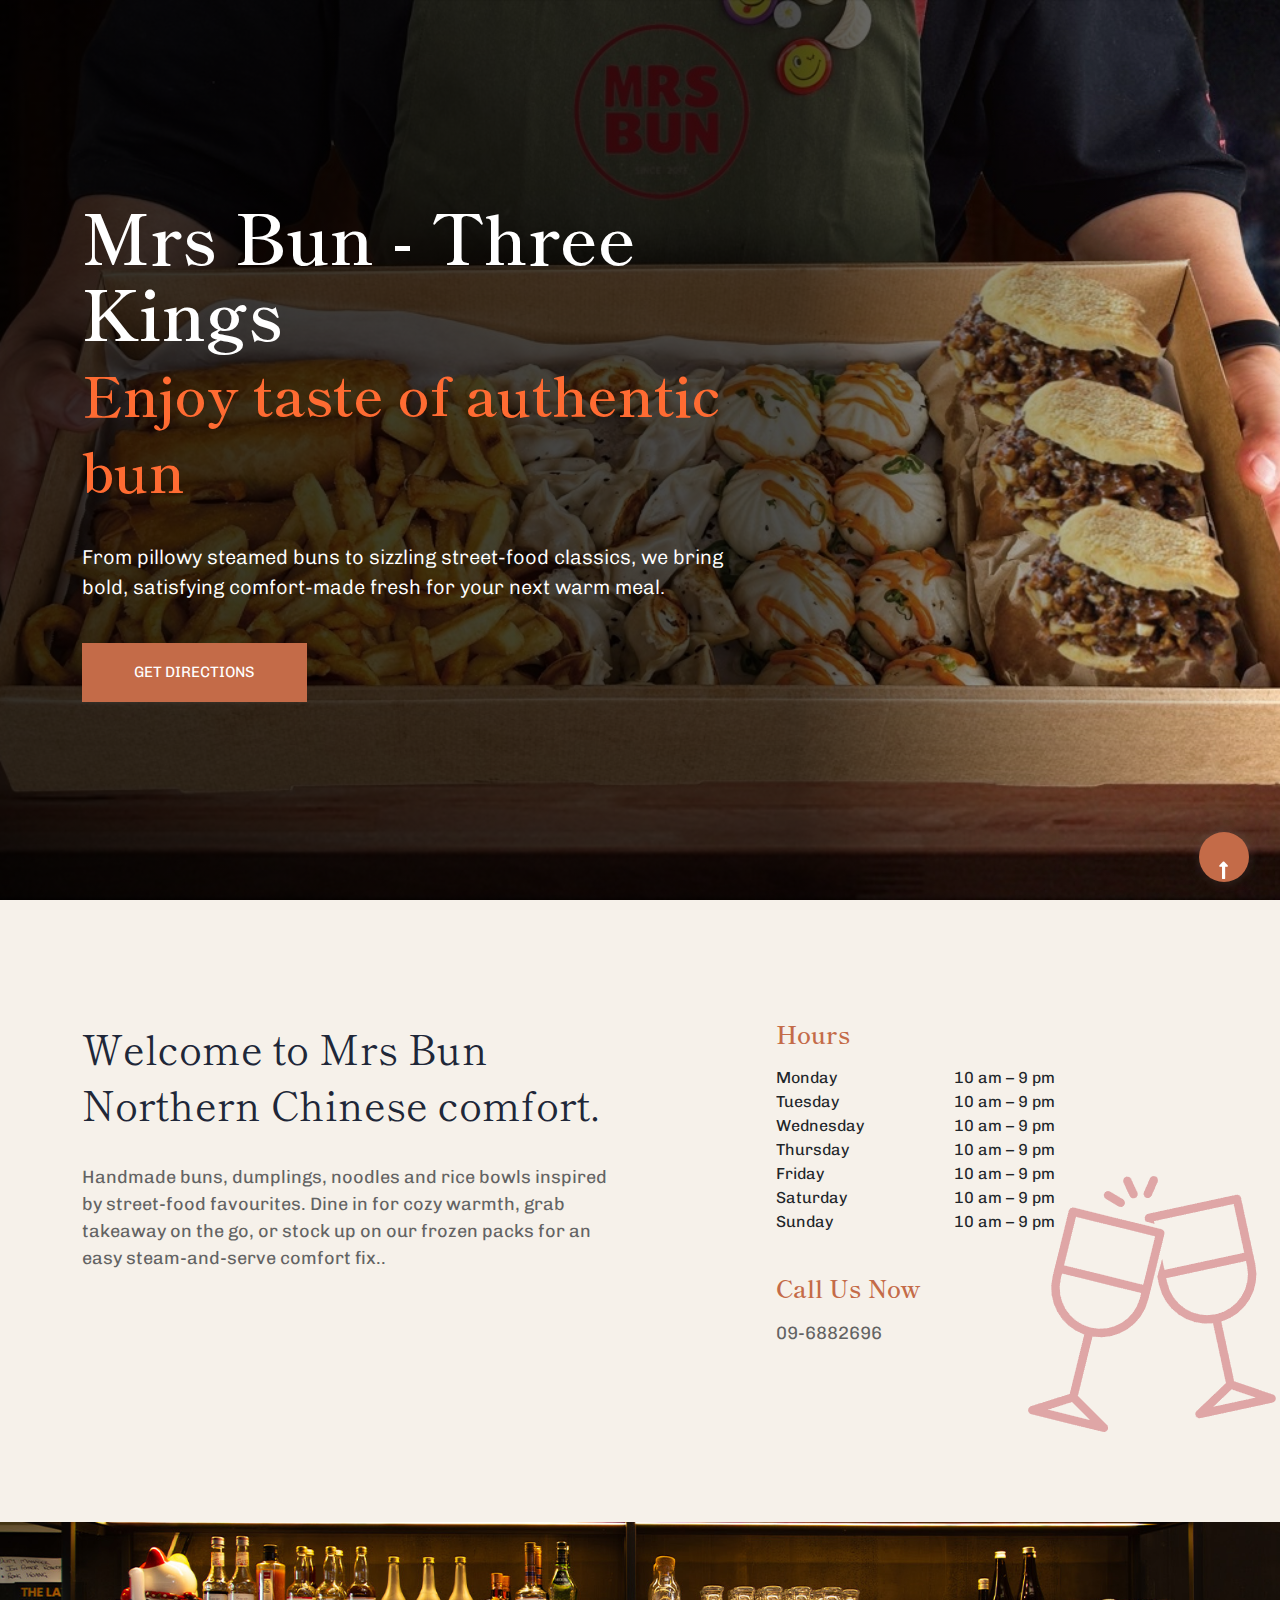
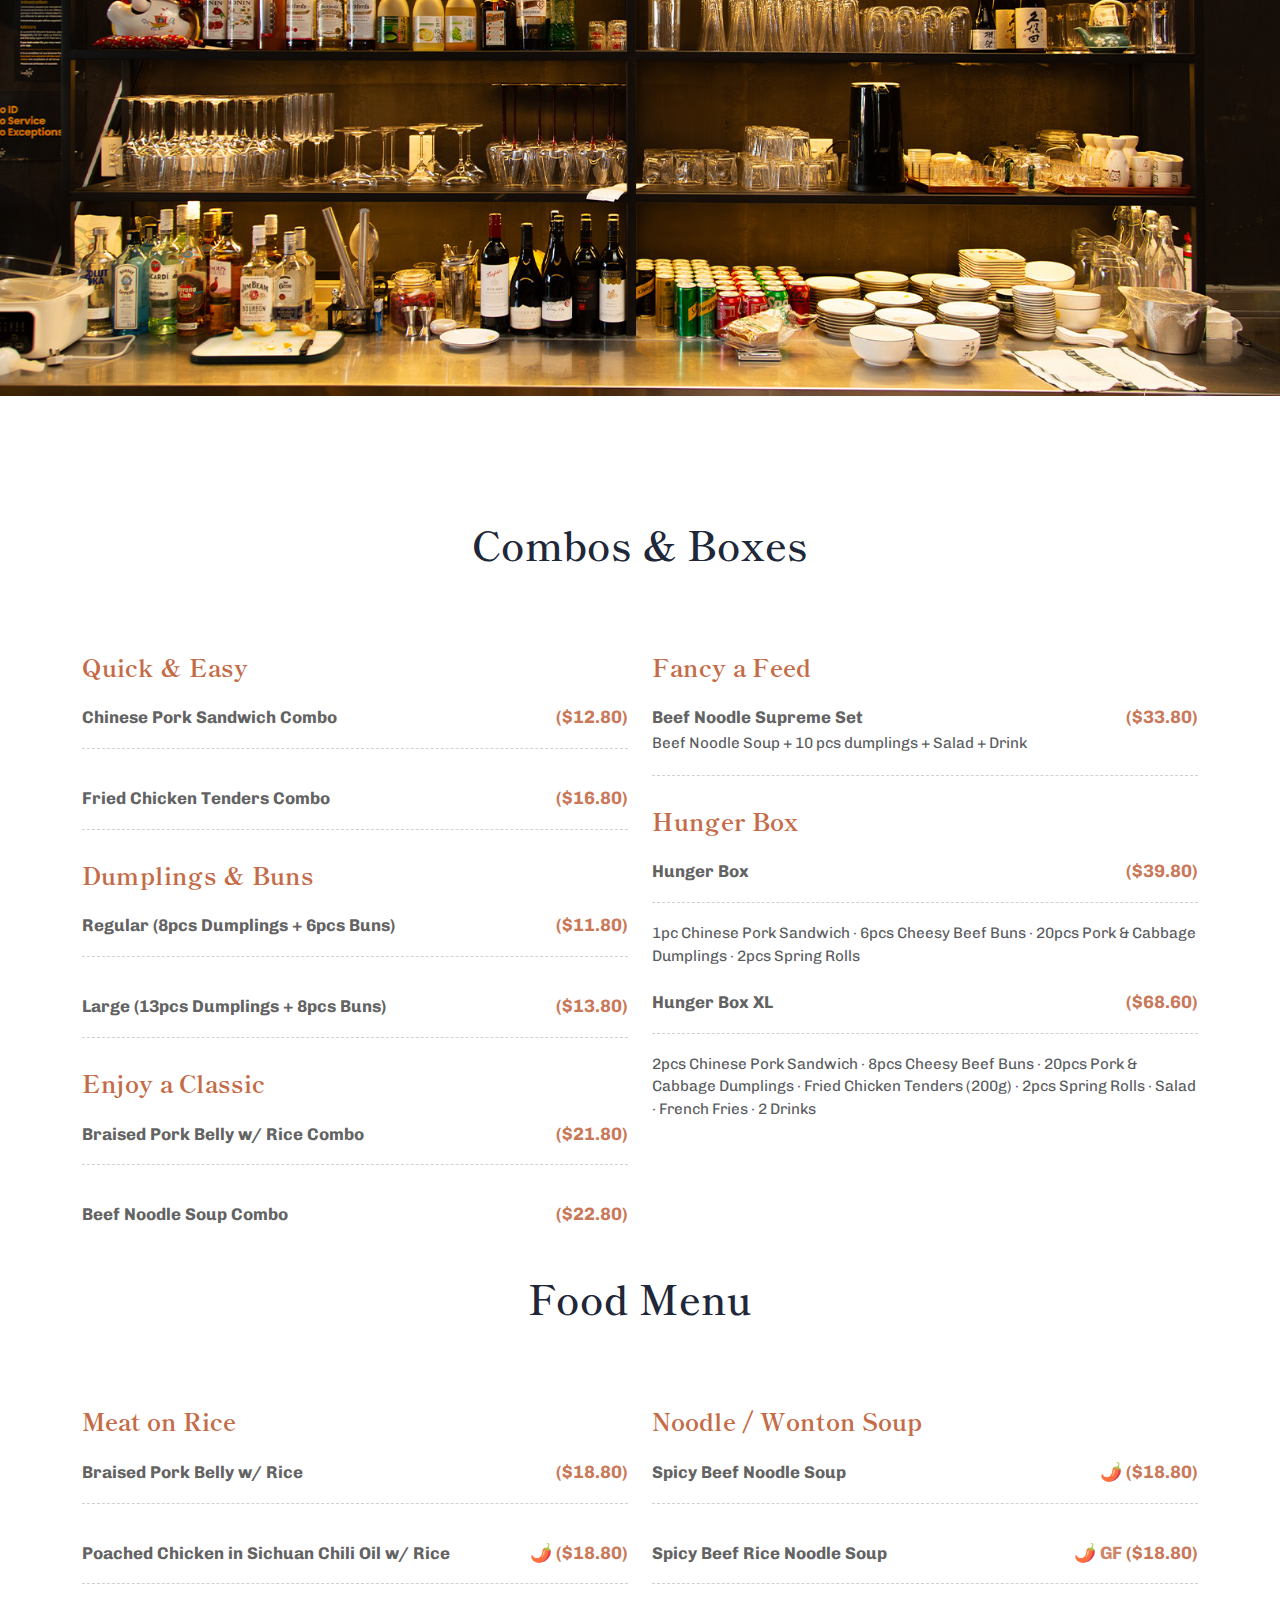
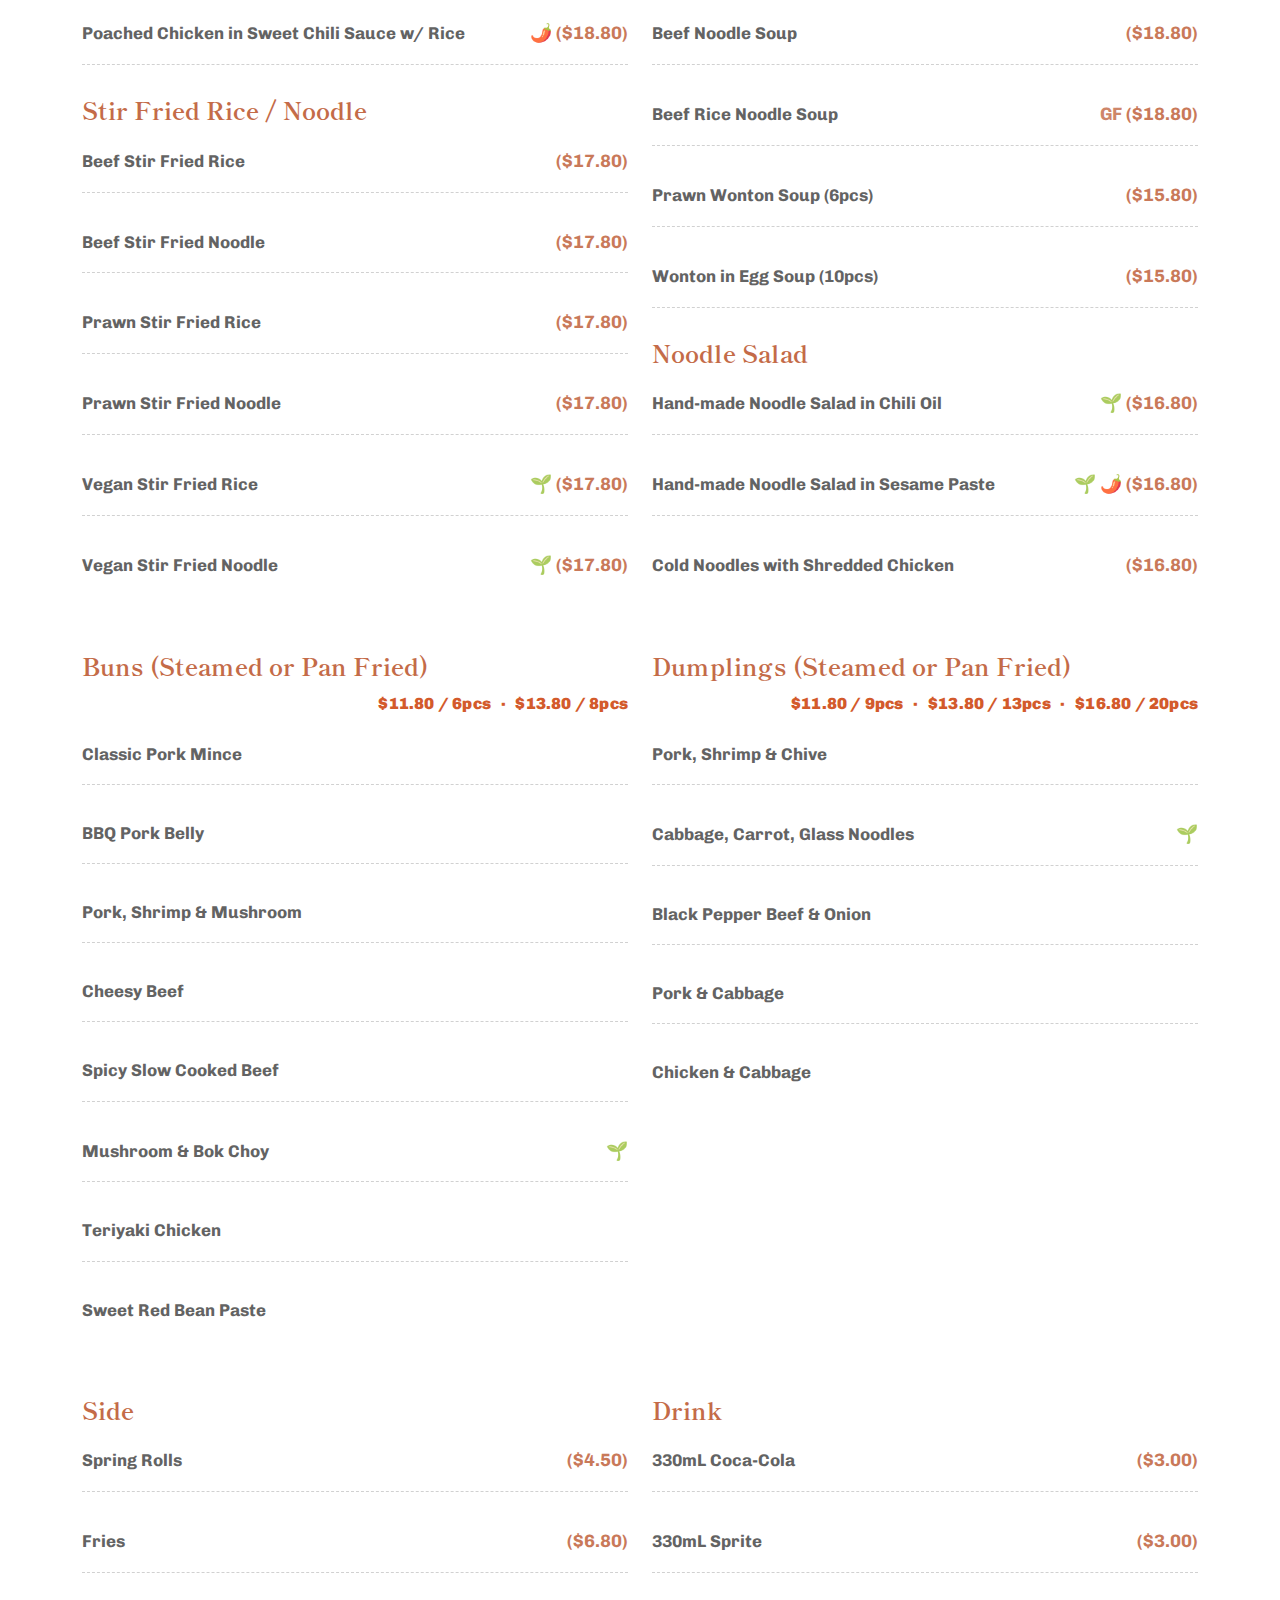
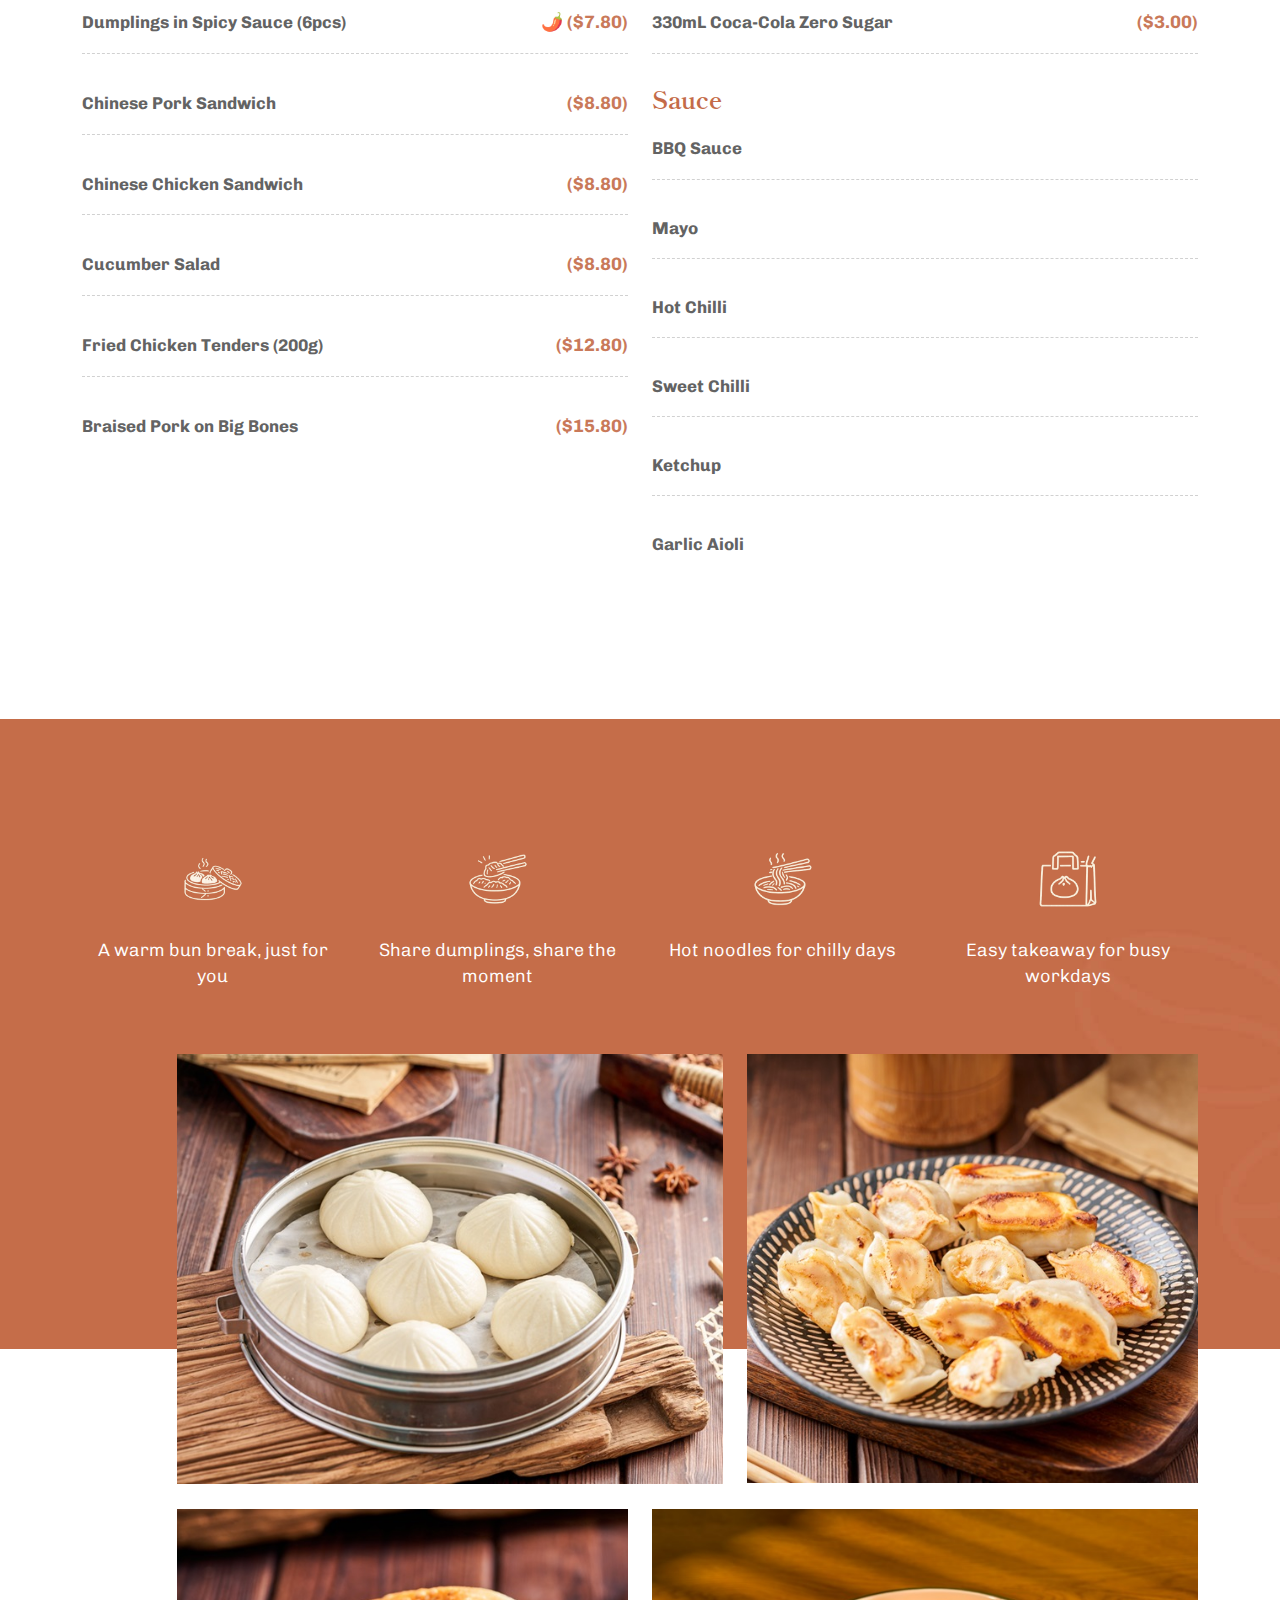
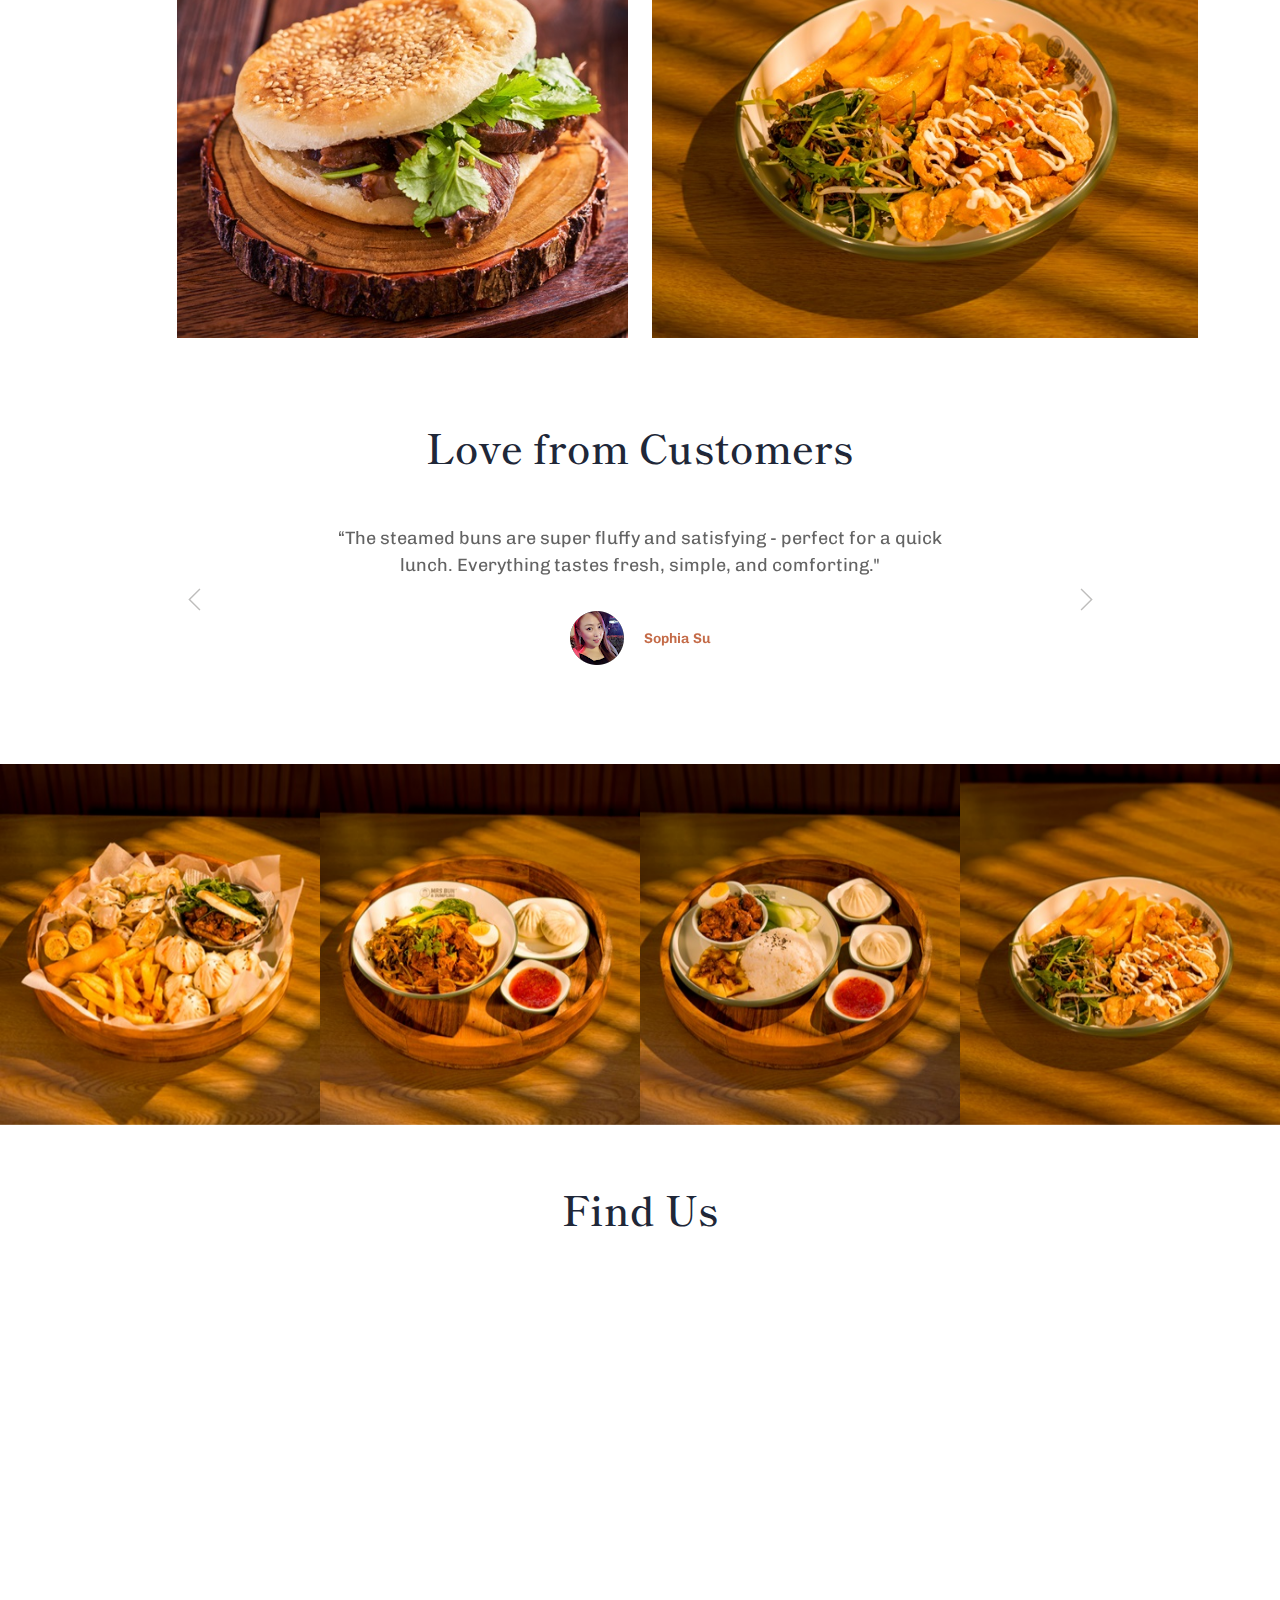
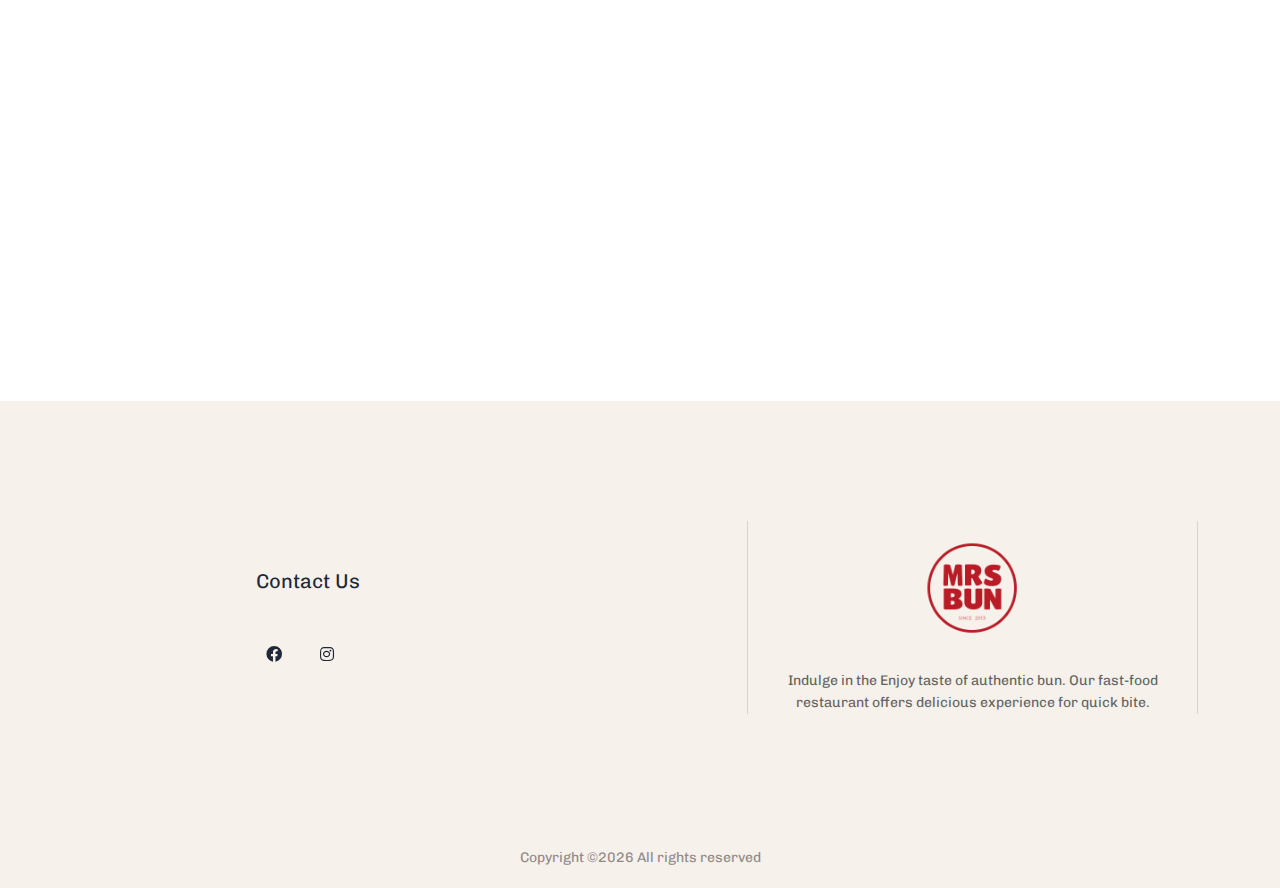
<file: src/index.html>
<!doctype html>
<html class="no-js" lang="zxx">

<head>
    <meta charset="utf-8">
    <meta http-equiv="x-ua-compatible" content="ie=edge">
    <title>Mrs Bun</title>
    <meta name="description" content="">
    <meta name="viewport" content="width=device-width, initial-scale=1">
    <link rel="shortcut icon" type="image/x-icon" href="assets/img/icon/favicon.ico">

    <!-- CSS here -->
    <link rel="stylesheet" href="assets/css/bootstrap.min.css">
    <link rel="stylesheet" href="assets/css/owl.carousel.min.css">
    <link rel="stylesheet" href="assets/css/slicknav.css">
    <link rel="stylesheet" href="assets/css/animate.min.css">
    <link rel="stylesheet" href="assets/css/magnific-popup.css">
    <link rel="stylesheet" href="assets/css/fontawesome-all.min.css">
    <link rel="stylesheet" href="assets/css/themify-icons.css">
    <link rel="stylesheet" href="assets/css/slick.css">
    <link rel="stylesheet" href="assets/css/nice-select.css">
    <link rel="stylesheet" href="assets/css/style.css">
    <!--$ gtag.html $-->
    <style>
        .gmp {
            position: relative;
            width: 100%;
            padding-bottom: 56.25%;
        }

            .gmp iframe {
                position: absolute;
                top: 0;
                left: 0;
                width: 100%;
                height: 100%;
            }
    </style>
</head>

<body>
    <main>
        <!--? Slider Area Start-->
        <section class="slider-area position-relative">
            <div class="slider-active">
                <div class="single-slider slider-height hero-overly slider-bg1 d-flex align-items-center">
                    <div class="container position-relative">
                        <div class="row">
                            <div class="offset-xxl-1 col-xxl-5 col-xl-7 col-lg-7 col-md-9 col-sm-10">
                                <div class="hero-caption">
                                    <h1 data-animation="pulse" data-delay=".2s">
                                        Mrs Bun - Three Kings<br><span style="font-size: 80%;">Enjoy taste of authentic bun </span>
                                    </h1>
                                    <p>From pillowy steamed buns to sizzling street-food classics, we bring bold, satisfying comfort-made fresh for your next warm meal.</p>
                                    <a class="jsHref btn_1 hero-btn" href="javascript:()" data-href="https://www.google.com/maps/place/Mrs+Bun+-+Three+Kings/@-36.9088077,174.753397,17z/data=!3m1!4b1!4m6!3m5!1s0x6d0d47c01cbb62c7:0x9e37cfc8d09eb9a0!8m2!3d-36.9088077!4d174.7559719!16s%2Fg%2F11xtf1k855?entry=ttu&g_ep=EgoyMDI2MDEyOC4wIKXMDSoKLDEwMDc5MjA3MUgBUAM%3D" class="btn_1 hero-btn">
                                        Get Directions
                                    </a>
                                </div>
                            </div>
                        </div>
                    </div>
                </div>
            </div>

        </section>
        <!-- slider Area End-->
        <!--? About Area  -->
        <section class="about-area section-padding">
            <div class="container">
                <div class="row ">
                    <div class="offset-xxl-1 col-xxl-6 col-xl-6 col-lg-6 col-md-9">
                        <div class="about-caption">
                            <!-- Section Tittle -->
                            <div class="section-tittle mb-25">
                                <h2>Welcome to Mrs Bun </br>Northern Chinese comfort.</h2>
                                <p class="pt-20">Handmade buns, dumplings, noodles and rice bowls inspired by street-food favourites. Dine in for cozy warmth, grab takeaway on the go, or stock up on our frozen packs for an easy steam-and-serve comfort fix..</p>
                            </div>
                        </div>
                    </div>
                    <div class="offset-xl-1 col-xxl-4 col-xl-5 col-lg-5 col-md-12">
                        <div class="row">
                            <div class="col-lg-12 col-md-12 col-sm-12">
                                <div class="support-caption mb-50">
                                    <div class="single-info" style="width: 80%;">
                                        <div class="contents">
                                            <h4>Hours</h4>
                                            <div class="row">
                                                <div class="col-6">
                                                    Monday
                                                </div>
                                                <div class="col-6">
                                                    10 am – 9 pm
                                                </div>
                                            </div>
                                            <div class="row">
                                                <div class="col-6">
                                                    Tuesday
                                                </div>
                                                <div class="col-6">
                                                    10 am – 9 pm
                                                </div>
                                            </div>
                                            <div class="row">
                                                <div class="col-6">
                                                    Wednesday
                                                </div>
                                                <div class="col-6">
                                                    10 am – 9 pm
                                                </div>
                                            </div>
                                            <div class="row">
                                                <div class="col-6">
                                                    Thursday
                                                </div>
                                                <div class="col-6">
                                                    10 am – 9 pm
                                                </div>
                                            </div>
                                            <div class="row">
                                                <div class="col-6">
                                                    Friday
                                                </div>
                                                <div class="col-6">
                                                    10 am – 9 pm
                                                </div>
                                            </div>
                                            <div class="row">
                                                <div class="col-6">
                                                    Saturday
                                                </div>
                                                <div class="col-6">
                                                    10 am – 9 pm
                                                </div>
                                            </div>
                                            <div class="row">
                                                <div class="col-6">
                                                    Sunday
                                                </div>
                                                <div class="col-6">
                                                    10 am – 9 pm
                                                </div>
                                            </div>


                                            <h4 class="mt-40">Call Us Now</h4>
                                            <p>
                                                <a class="jsHref" href="javascript:()" style="color: #636363;font-size: 18px;" data-tel="tel:+6496882696">09-6882696</a>
                                            </p>
                                        </div>
                                    </div>
                                </div>
                            </div>
                        </div>
                    </div>
                </div>
            </div>
            <!-- Menu Shape -->
            <div class="about-shape d-none d-lg-block">
                <img src="assets/img/gallery/about-shape.png" alt="">
            </div>
        </section>
        <!-- About Area End -->
        <div class="compay-img fix">
            <div class="container-fluid p-0">
                <div class="row">
                    <div class="col-lg-12">
                        <img src="assets/img/gallery/section-full.jpg" alt="" class="w-100">
                    </div>
                </div>
            </div>
        </div>
        <!-- our Menu Start -->

        <style>
            
        </style>
        <section class="our-menu pt-120" id="combos">
            <div class="container">
                <div class="row justify-content-center">
                    <div class="col-xl-7 col-lg-8 col-md-8">
                        <div class="section-tittle mb-50 text-center">
                            <h2>Combos &amp; Boxes</h2>
                        </div>
                    </div>
                </div>

                <div class="row justify-content-between">
                    <div class="col-md-6 col-sm-12">
                        <div class="small-tittle"><h4>Quick &amp; Easy</h4></div>
                        <div class="menu-items">
                            <div class="menu-left">
                                <div class="menu-tittle">
                                    <h4>Chinese Pork Sandwich Combo <span>($12.80)</span></h4>
                                </div>
                            </div>
                        </div>
                        <div class="menu-items">
                            <div class="menu-left">
                                <div class="menu-tittle">
                                    <h4>Fried Chicken Tenders Combo <span>($16.80)</span></h4>
                                </div>
                            </div>
                        </div>

                        <div class="small-tittle"><h4>Dumplings &amp; Buns</h4></div>
                        <div class="menu-items">
                            <div class="menu-left">
                                <div class="menu-tittle">
                                    <h4>Regular (8pcs Dumplings + 6pcs Buns) <span>($11.80)</span></h4>
                                </div>
                            </div>
                        </div>
                        <div class="menu-items">
                            <div class="menu-left">
                                <div class="menu-tittle">
                                    <h4>Large (13pcs Dumplings + 8pcs Buns) <span>($13.80)</span></h4>
                                </div>
                            </div>
                        </div>

                        <div class="small-tittle"><h4>Enjoy a Classic</h4></div>
                        <div class="menu-items">
                            <div class="menu-left">
                                <div class="menu-tittle">
                                    <h4>Braised Pork Belly w/ Rice Combo <span>($21.80)</span></h4>
                                </div>
                            </div>
                        </div>
                        <div class="menu-items">
                            <div class="menu-left">
                                <div class="menu-tittle">
                                    <h4>Beef Noodle Soup Combo <span>($22.80)</span></h4>
                                </div>
                            </div>
                        </div>

                    </div>

                    <div class="col-md-6 col-sm-12">

                        <div class="small-tittle"><h4>Fancy a Feed</h4></div>
                        <div class="menu-items">
                            <div class="menu-left">
                                <div class="menu-tittle">
                                    <h4>Beef Noodle Supreme Set <span>($33.80)</span></h4>
                                </div>
                            </div>
                            <div class="menu-note">
                                Beef Noodle Soup + 10 pcs dumplings + Salad + Drink
                            </div>
                        </div>

                        <div class="small-tittle"><h4>Hunger Box</h4></div>
                        <div class="menu-items">
                            <div class="menu-left">
                                <div class="menu-tittle">
                                    <h4>Hunger Box <span>($39.80)</span></h4>
                                </div>
                            </div>
                        </div>
                        <div class="menu-note">
                            1pc Chinese Pork Sandwich · 6pcs Cheesy Beef Buns · 20pcs Pork &amp; Cabbage Dumplings · 2pcs Spring Rolls
                        </div>

                        <div class="menu-items">
                            <div class="menu-left">
                                <div class="menu-tittle">
                                    <h4>Hunger Box XL <span>($68.60)</span></h4>
                                </div>
                            </div>
                        </div>
                        <div class="menu-note">
                            2pcs Chinese Pork Sandwich · 8pcs Cheesy Beef Buns · 20pcs Pork &amp; Cabbage Dumplings · Fried Chicken Tenders (200g) ·
                            2pcs Spring Rolls · Salad · French Fries · 2 Drinks
                        </div>
                    </div>
                </div>
            </div>
        </section>

        <section class="our-menu pb-120" id="menu">
            <div class="container">
                <div class="row justify-content-center">
                    <div class="col-xl-7 col-lg-8 col-md-8">
                        <div class="section-tittle mb-50 text-center">
                            <h2>Food Menu</h2>
                        </div>
                    </div>
                </div>

                <!-- 第一行：主食/汤/沙拉 -->
                <div class="row justify-content-between">
                    <div class="col-md-6 col-sm-12">
                        <div class="small-tittle"><h4>Meat on Rice</h4></div>

                        <div class="menu-items">
                            <div class="menu-left">
                                <div class="menu-tittle">
                                    <h4>Braised Pork Belly w/ Rice <span>($18.80)</span></h4>
                                </div>
                            </div>
                        </div>

                        <div class="menu-items">
                            <div class="menu-left">
                                <div class="menu-tittle">
                                    <h4>Poached Chicken in Sichuan Chili Oil w/ Rice <span><span class="menu-tag">🌶️</span> ($18.80)</span></h4>
                                </div>
                            </div>
                        </div>

                        <div class="menu-items">
                            <div class="menu-left">
                                <div class="menu-tittle">
                                    <h4>Poached Chicken in Sweet Chili Sauce w/ Rice <span><span class="menu-tag">🌶️</span> ($18.80)</span></h4>
                                </div>
                            </div>
                        </div>

                        <div class="small-tittle"><h4>Stir Fried Rice / Noodle</h4></div>

                        <div class="menu-items">
                            <div class="menu-left">
                                <div class="menu-tittle">
                                    <h4>Beef Stir Fried Rice <span>($17.80)</span></h4>
                                </div>
                            </div>
                        </div>
                        <div class="menu-items">
                            <div class="menu-left">
                                <div class="menu-tittle">
                                    <h4>Beef Stir Fried Noodle <span>($17.80)</span></h4>
                                </div>
                            </div>
                        </div>

                        <div class="menu-items">
                            <div class="menu-left">
                                <div class="menu-tittle">
                                    <h4>Prawn Stir Fried Rice <span>($17.80)</span></h4>
                                </div>
                            </div>
                        </div>
                        <div class="menu-items">
                            <div class="menu-left">
                                <div class="menu-tittle">
                                    <h4>Prawn Stir Fried Noodle <span>($17.80)</span></h4>
                                </div>
                            </div>
                        </div>

                        <div class="menu-items">
                            <div class="menu-left">
                                <div class="menu-tittle">
                                    <h4>Vegan Stir Fried Rice <span><span class="menu-tag">🌱</span> ($17.80)</span></h4>
                                </div>
                            </div>
                        </div>
                        <div class="menu-items">
                            <div class="menu-left">
                                <div class="menu-tittle">
                                    <h4>Vegan Stir Fried Noodle <span><span class="menu-tag">🌱</span> ($17.80)</span></h4>
                                </div>
                            </div>
                        </div>
                    </div>

                    <div class="col-md-6 col-sm-12">
                        <div class="small-tittle"><h4>Noodle / Wonton Soup</h4></div>

                        <div class="menu-items">
                            <div class="menu-left">
                                <div class="menu-tittle">
                                    <h4>Spicy Beef Noodle Soup <span><span class="menu-tag">🌶️</span> ($18.80)</span></h4>
                                </div>
                            </div>
                        </div>

                        <div class="menu-items">
                            <div class="menu-left">
                                <div class="menu-tittle">
                                    <h4>Spicy Beef Rice Noodle Soup <span><span class="menu-tag">🌶️ GF</span> ($18.80)</span></h4>
                                </div>
                            </div>
                        </div>

                        <div class="menu-items">
                            <div class="menu-left">
                                <div class="menu-tittle">
                                    <h4>Beef Noodle Soup <span>($18.80)</span></h4>
                                </div>
                            </div>
                        </div>

                        <div class="menu-items">
                            <div class="menu-left">
                                <div class="menu-tittle">
                                    <h4>Beef Rice Noodle Soup <span><span class="menu-tag">GF</span> ($18.80)</span></h4>
                                </div>
                            </div>
                        </div>

                        <div class="menu-items">
                            <div class="menu-left">
                                <div class="menu-tittle">
                                    <h4>Prawn Wonton Soup (6pcs) <span>($15.80)</span></h4>
                                </div>
                            </div>
                        </div>

                        <div class="menu-items">
                            <div class="menu-left">
                                <div class="menu-tittle">
                                    <h4>Wonton in Egg Soup (10pcs) <span>($15.80)</span></h4>
                                </div>
                            </div>
                        </div>

                        <div class="small-tittle"><h4>Noodle Salad</h4></div>

                        <div class="menu-items">
                            <div class="menu-left">
                                <div class="menu-tittle">
                                    <h4>Hand-made Noodle Salad in Chili Oil <span><span class="menu-tag">🌱</span> ($16.80)</span></h4>
                                </div>
                            </div>
                        </div>

                        <div class="menu-items">
                            <div class="menu-left">
                                <div class="menu-tittle">
                                    <h4>Hand-made Noodle Salad in Sesame Paste <span><span class="menu-tag">🌱 🌶️</span> ($16.80)</span></h4>
                                </div>
                            </div>
                        </div>

                        <div class="menu-items">
                            <div class="menu-left">
                                <div class="menu-tittle">
                                    <h4>Cold Noodles with Shredded Chicken <span>($16.80)</span></h4>
                                </div>
                            </div>
                        </div>
                    </div>
                </div>

                <!-- 第二行：包子/饺子/小食/饮料/酱 -->
                <div class="row justify-content-between">
                    <div class="col-md-6 col-sm-12">
                        <div class="small-tittle"><h4>Buns (Steamed or Pan Fried)</h4></div>
                        <div class="menu-pricing">
                            <span class="label"></span>
                            <span class="value">$11.80 / 6pcs &nbsp; · &nbsp; $13.80 / 8pcs</span>
                        </div>

                        <div class="menu-items"><div class="menu-left"><div class="menu-tittle"><h4>Classic Pork Mince</h4></div></div></div>
                        <div class="menu-items"><div class="menu-left"><div class="menu-tittle"><h4>BBQ Pork Belly</h4></div></div></div>
                        <div class="menu-items"><div class="menu-left"><div class="menu-tittle"><h4>Pork, Shrimp &amp; Mushroom</h4></div></div></div>
                        <div class="menu-items"><div class="menu-left"><div class="menu-tittle"><h4>Cheesy Beef</h4></div></div></div>
                        <div class="menu-items"><div class="menu-left"><div class="menu-tittle"><h4>Spicy Slow Cooked Beef</h4></div></div></div>
                        <div class="menu-items"><div class="menu-left"><div class="menu-tittle"><h4>Mushroom &amp; Bok Choy <span><span class="menu-tag">🌱</span></span></h4></div></div></div>
                        <div class="menu-items"><div class="menu-left"><div class="menu-tittle"><h4>Teriyaki Chicken</h4></div></div></div>
                        <div class="menu-items"><div class="menu-left"><div class="menu-tittle"><h4>Sweet Red Bean Paste</h4></div></div></div>
                    </div>

                    <div class="col-md-6 col-sm-12">
                        <div class="small-tittle"><h4>Dumplings (Steamed or Pan Fried)</h4></div>
                        <div class="menu-pricing">
                            <span class="label"></span>
                            <span class="value">$11.80 / 9pcs &nbsp; · &nbsp; $13.80 / 13pcs &nbsp; · &nbsp; $16.80 / 20pcs</span>
                        </div>

                        <div class="menu-items"><div class="menu-left"><div class="menu-tittle"><h4>Pork, Shrimp &amp; Chive</h4></div></div></div>
                        <div class="menu-items"><div class="menu-left"><div class="menu-tittle"><h4>Cabbage, Carrot, Glass Noodles <span><span class="menu-tag">🌱</span></span></h4></div></div></div>
                        <div class="menu-items"><div class="menu-left"><div class="menu-tittle"><h4>Black Pepper Beef &amp; Onion</h4></div></div></div>
                        <div class="menu-items"><div class="menu-left"><div class="menu-tittle"><h4>Pork &amp; Cabbage</h4></div></div></div>
                        <div class="menu-items"><div class="menu-left"><div class="menu-tittle"><h4>Chicken &amp; Cabbage</h4></div></div></div>

                    </div>
                    <div class="col-md-6 col-sm-12">
                        <div class="small-tittle"><h4>Side</h4></div>

                        <div class="menu-items">
                            <div class="menu-left">
                                <div class="menu-tittle">
                                    <h4>Spring Rolls <span>($4.50)</span></h4>
                                </div>
                            </div>
                        </div>
                        <div class="menu-items">
                            <div class="menu-left">
                                <div class="menu-tittle">
                                    <h4>Fries <span>($6.80)</span></h4>
                                </div>
                            </div>
                        </div>
                        <div class="menu-items">
                            <div class="menu-left">
                                <div class="menu-tittle">
                                    <h4>Dumplings in Spicy Sauce (6pcs) <span><span class="menu-tag">🌶️</span> ($7.80)</span></h4>
                                </div>
                            </div>
                        </div>
                        <div class="menu-items">
                            <div class="menu-left">
                                <div class="menu-tittle">
                                    <h4>Chinese Pork Sandwich <span>($8.80)</span></h4>
                                </div>
                            </div>
                        </div>
                        <div class="menu-items">
                            <div class="menu-left">
                                <div class="menu-tittle">
                                    <h4>Chinese Chicken Sandwich <span>($8.80)</span></h4>
                                </div>
                            </div>
                        </div>
                        <div class="menu-items">
                            <div class="menu-left">
                                <div class="menu-tittle">
                                    <h4>Cucumber Salad <span>($8.80)</span></h4>
                                </div>
                            </div>
                        </div>
                        <div class="menu-items">
                            <div class="menu-left">
                                <div class="menu-tittle">
                                    <h4>Fried Chicken Tenders (200g) <span>($12.80)</span></h4>
                                </div>
                            </div>
                        </div>
                        <div class="menu-items">
                            <div class="menu-left">
                                <div class="menu-tittle">
                                    <h4>Braised Pork on Big Bones <span>($15.80)</span></h4>
                                </div>
                            </div>
                        </div>

                    </div>
                    <div class="col-md-6 col-sm-12">
                        <div class="small-tittle"><h4>Drink</h4></div>
                        <div class="menu-items">
                            <div class="menu-left">
                                <div class="menu-tittle">
                                    <h4>330mL Coca-Cola <span>($3.00)</span></h4>
                                </div>
                            </div>
                        </div>
                        <div class="menu-items">
                            <div class="menu-left">
                                <div class="menu-tittle">
                                    <h4>330mL Sprite <span>($3.00)</span></h4>
                                </div>
                            </div>
                        </div>
                        <div class="menu-items">
                            <div class="menu-left">
                                <div class="menu-tittle">
                                    <h4>330mL Coca-Cola Zero Sugar <span>($3.00)</span></h4>
                                </div>
                            </div>
                        </div>

                        <div class="small-tittle"><h4>Sauce</h4></div>
                        <div class="menu-items"><div class="menu-left"><div class="menu-tittle"><h4>BBQ Sauce</h4></div></div></div>
                        <div class="menu-items"><div class="menu-left"><div class="menu-tittle"><h4>Mayo</h4></div></div></div>
                        <div class="menu-items"><div class="menu-left"><div class="menu-tittle"><h4>Hot Chilli</h4></div></div></div>
                        <div class="menu-items"><div class="menu-left"><div class="menu-tittle"><h4>Sweet Chilli</h4></div></div></div>
                        <div class="menu-items"><div class="menu-left"><div class="menu-tittle"><h4>Ketchup</h4></div></div></div>
                        <div class="menu-items"><div class="menu-left"><div class="menu-tittle"><h4>Garlic Aioli</h4></div></div></div>
                    </div>
                </div>
            </div>
        </section>


        <!-- our Menu End -->
        <!-- services Area Start -->
        <section class="our-services-area section-padding section-img-bg2"
                 data-background="assets/img/gallery/section-bg1.jpg">
            <div class="container">
                <div class="row justify-content-between">
                    <div class="offset-xxl-1 col-xl-3 col-xxl-2 col-lg-4 col-md-4 col-sm-6">
                        <div class="single-services1 text-center mb-30">
                            <div class="services-ion">
                                <img src="assets/img/icon/mrsbun_icon_steamer_square.png" alt="">
                            </div>
                            <div class="services-cap">
                                <p>A warm bun break, just for you</p>
                            </div>
                        </div>
                    </div>
                    <div class="col-xl-3 col-xxl-2 col-lg-4 col-md-4 col-sm-6">
                        <div class="single-services1 text-center mb-30">
                            <div class="services-ion">
                                <img src="assets/img/icon/mrsbun_icon_dumplings_square.png" alt="">
                            </div>
                            <div class="services-cap">
                                <p>Share dumplings, share the moment</p>
                            </div>
                        </div>
                    </div>
                    <div class="col-xl-3 col-xxl-2 col-lg-4 col-md-4 col-sm-6">
                        <div class="single-services1 text-center mb-30">
                            <div class="services-ion">
                                <img src="assets/img/icon/mrsbun_icon_noodles_square.png" alt="">
                            </div>
                            <div class="services-cap">
                                <p>Hot noodles for chilly days</p>
                            </div>
                        </div>
                    </div>
                    <div class="col-xl-3 col-xxl-2 col-lg-4 col-md-4 col-sm-6">
                        <div class="single-services1 text-center mb-30">
                            <div class="services-ion">
                                <img src="assets/img/icon/mrsbun_icon_takeaway_bag_square.png" alt="">
                            </div>
                            <div class="services-cap">
                                <p>Easy takeaway for busy workdays</p>
                            </div>
                        </div>
                    </div>
                </div>
            </div>
        </section>
        <!-- services End -->
        <!-- Gallery start -->
        <div class="gallery-area">
            <div class="container">
                <div class="row">
                    <div class="col-lg-6 offset-xl-1 col-md-6 col-sm-6">
                        <div class="single-gallery mb-25">
                            <img src="assets/img/gallery/bz.jpg" alt="" class="img-fluid">
                        </div>
                    </div>
                    <div class="col-lg-5 col-md-5 col-sm-5">
                        <div class="single-gallery mb-25">
                            <img src="assets/img/gallery/jz.jpg" alt="" class="img-fluid">
                        </div>
                    </div>
                    <div class="col-lg-5 offset-xl-1 col-md-5 col-sm-5">
                        <div class="single-gallery mb-25">
                            <img src="assets/img/gallery/sb.jpg" alt="" class="img-fluid">
                        </div>
                    </div>
                    <div class="col-lg-6 col-md-6 col-sm-6">
                        <div class="single-gallery mb-25">
                            <img src="assets/img/gallery/bm.jpg" alt="" class="img-fluid">
                        </div>
                    </div>
                </div>
            </div>
        </div>
        <!-- Gallery End -->
        <!-- Testimonial Start -->
        <section class="testimonial-area testimonial-padding">
            <div class="container">
                <div class="row">
                    <div class="col-xl-12">
                        <!-- Section Tittle -->
                        <div class="section-tittle mb-50 text-center">
                            <h2>Love from Customers</h2>
                        </div>
                    </div>
                </div>
                <div class="row justify-content-center">
                    <div class="col-xl-10 col-lg-10 col-md-12">

                        <div class="h1-testimonial-active">
                            <!-- Single Testimonial -->
                            <div class="single-testimonial text-center">
                                <div class="testimonial-caption ">
                                    <div class="testimonial-top-cap">
                                        <p>“The steamed buns are super fluffy and satisfying - perfect for a quick lunch. Everything tastes fresh, simple, and comforting."</p>
                                    </div>
                                    <!-- founder -->
                                    <div class="testimonial-founder d-flex align-items-center justify-content-center">
                                        <div class="founder-img">
                                            <img src="assets/face/1.png" alt="">
                                        </div>
                                        <div class="founder-text">
                                            <span>Sophia Su</span>
                                            <!-- <p>Designer at Colorlib</p> -->
                                        </div>
                                    </div>
                                </div>
                            </div>
                            <div class="single-testimonial text-center">
                                <div class="testimonial-caption ">
                                    <div class="testimonial-top-cap">
                                        <p>“Juicy dumplings, great flavour, and the portion size is spot on. It’s my go-to takeaway when I’m craving Chinese comfort food."</p>
                                    </div>
                                    <!-- founder -->
                                    <div class="testimonial-founder d-flex align-items-center justify-content-center">
                                        <div class="founder-img">
                                            <img src="assets/img/gallery/dog.png" alt="">
                                        </div>
                                        <div class="founder-text">
                                            <span>PeiYao Li</span>
                                            <!-- <p>Software Engineer</p> -->
                                        </div>
                                    </div>
                                </div>
                            </div>
                            <div class="single-testimonial text-center">
                                <div class="testimonial-caption ">
                                    <div class="testimonial-top-cap">
                                        <p>“The noodles hit the spot every time - warm, hearty, and not overly greasy. Quick service and friendly staff too."</p>
                                    </div>
                                    <!-- founder -->
                                    <div class="testimonial-founder d-flex align-items-center justify-content-center">
                                        <div class="founder-img">
                                            <img src="assets/face/3.png" alt="">
                                        </div>
                                        <div class="founder-text">
                                            <span>Jessica Chen</span>
                                            <!-- <p>Graphic Designer</p> -->
                                        </div>
                                    </div>
                                </div>
                            </div>
                            <div class="single-testimonial text-center">
                                <div class="testimonial-caption ">
                                    <div class="testimonial-top-cap">
                                        <p>“Loved the rice bowl! Filling, tasty, and great value for money. Easy place to grab dinner after work."</p>
                                    </div>
                                    <!-- founder -->
                                    <div class="testimonial-founder d-flex align-items-center justify-content-center">
                                        <div class="founder-img">
                                            <img src="assets/img/gallery/ph3.png" alt="">
                                        </div>
                                        <div class="founder-text">
                                            <span>Vinky Huang</span>
                                            <!-- <p>Marketing Manager</p> -->
                                        </div>
                                    </div>
                                </div>
                            </div>
                            <div class="single-testimonial text-center">
                                <div class="testimonial-caption ">
                                    <div class="testimonial-top-cap">
                                        <p>“Comfort food done right — buns, dumplings, noodles… everything is consistently good. Clean, relaxed vibe and super convenient."</p>
                                    </div>
                                    <!-- founder -->
                                    <div class="testimonial-founder d-flex align-items-center justify-content-center">
                                        <div class="founder-img">
                                            <img src="assets/face/2.png" alt="">
                                        </div>
                                        <div class="founder-text">
                                            <span>Summer Cai</span>
                                            <!-- <p>Product Manager</p> -->
                                        </div>
                                    </div>
                                </div>
                            </div>

                        </div>
                    </div>
                </div>
            </div>
        </section>
        <!-- Testimonial End -->
        <!-- Instagram area start -->
        <div class="location-house fix">
            <div class="container-fluid p-0">
                <div class="row">
                    <div class="col-xl-12">
                        <div class="instagram-active owl-carousel">
                            <div class="single-instagram">
                                <img src="assets/img/gallery/z1.jpg" alt="">
                            </div>
                            <div class="single-instagram">
                                <img src="assets/img/gallery/z2.jpg" alt="">
                            </div>
                            <div class="single-instagram">
                                <img src="assets/img/gallery/z3.jpg" alt="">
                            </div>
                            <div class="single-instagram">
                                <img src="assets/img/gallery/z4.jpg" alt="">
                            </div>
                            <div class="single-instagram">
                                <img src="assets/img/gallery/z6.jpg" alt="">
                            </div>
                            <div class="single-instagram">
                                <img src="assets/img/gallery/z7.jpg" alt="">
                            </div>
                            <div class="single-instagram">
                                <img src="assets/img/gallery/z8.jpg" alt="">
                            </div>
                            <div class="single-instagram">
                                <img src="assets/img/gallery/z9.jpg" alt="">
                            </div>
                        </div>
                        <!-- Linking -->
                        <!-- <a href="#" class="insta-btn">@da_coffee98</a> -->
                    </div>
                </div>
            </div>
        </div>

        <section class="testimonial-padding">
            <div class="container">
                <div class="row">
                    <div class="col-xl-12">
                        <!-- Section Tittle -->
                        <div class="section-tittle mb-50 text-center">
                            <h2>Find Us</h2>
                        </div>
                    </div>
                </div>

                <div class="gmp">
                    <iframe src="https://www.google.com/maps/embed?pb=!1m18!1m12!1m3!1d3190.2282096804784!2d174.7533969758433!3d-36.908807672216334!2m3!1f0!2f0!3f0!3m2!1i1024!2i768!4f13.1!3m3!1m2!1s0x6d0d47c01cbb62c7%3A0x9e37cfc8d09eb9a0!2sMrs%20Bun%20-%20Three%20Kings!5e0!3m2!1sen!2snz!4v1769768212526!5m2!1sen!2snz%22" width="600" height="450" style="border:0;" allowfullscreen="" loading="lazy" referrerpolicy="no-referrer-when-downgrade"></iframe>
                </div>
            </div>
        </section>


        <!-- Instagram area End -->
    </main>
    <footer>
        <div class="footer-wrapper gray-bg">
            <div class="footer-area footer-padding">
                <div class="container">
                    <div class="row justify-content-between align-items-center">
                        <div class="offset-xl-1 offset-xxl-2 col-xl-3 col-lg-3 col-md-4 col-sm-6">
                            <div class="footer-tittle text-center mb-50">
                                <h4>Contact Us</h4>
                                <ul>
                                    <li><!--$ telhref.html $--></li>
                                    <li><!--$ googlehref.html $--></li>
                                    <!-- social -->
                                    <div class="footer-social pt-30">
                                        <a href="https://www.facebook.com/mrsbunthreekings"
                                           target="_blank"><i class="fab fa-facebook"></i></a>
                                        <a href="#"></a>
                                        <a href="https://www.instagram.com/mrsbunthreekings/"
                                           target="_blank"><i class="fab fa-instagram"></i></a>
                                    </div>
                                </ul>
                            </div>
                        </div>
                        <div class="col-xl-5 col-lg-5 col-md-5 col-sm-6">
                            <div class="single-footer-caption mb-50">
                                <div class="single-footer-caption text-center mb-20">
                                    <!-- logo -->
                                    <div class="footer-logo mb-15">
                                        <a href="/"><img src="assets/img/logo/logo_footer.png" alt=""></a>
                                    </div>
                                    <p style="line-height: 1.6; font-size: 14px; color: #636363;">
                                        Indulge in the
                                        Enjoy taste of authentic bun. Our fast-food restaurant offers delicious experience for quick bite.
                                    </p>
                                </div>
                            </div>
                        </div>
                    </div>
                </div>
            </div>
            <!-- footer-bottom area -->
            <div class="footer-bottom-area">
                <div class="container">
                    <div class="footer-border">
                        <div class="row">
                            <div class="col-xl-12 ">
                                <div class="footer-copy-right text-center">
                                    <p>Copyright ©2026 All rights reserved</p>
                                </div>
                            </div>
                        </div>
                    </div>
                </div>
            </div>
        </div>
    </footer>
    <!-- Scroll Up -->
    <div id="back-top" class="">
        <a title="Go to Top" href="#" class=""> <i class="fas fa-long-arrow-alt-up scroll-animate"></i></a>
    </div>
    <!-- JS here -->
    <!-- Jquery, Popper, Bootstrap -->
    <script src="./assets/js/vendor/modernizr-3.5.0.min.js"></script>
    <script src="./assets/js/vendor/jquery-1.12.4.min.js"></script>
    <script src="./assets/js/popper.min.js"></script>
    <script src="./assets/js/bootstrap.min.js"></script>

    <!-- Slick-slider , Owl-Carousel ,slick-nav -->
    <script src="./assets/js/owl.carousel.min.js"></script>
    <script src="./assets/js/slick.min.js"></script>
    <script src="./assets/js/jquery.slicknav.min.js"></script>

    <!--wow , counter , waypoint, Nice-select -->
    <script src="./assets/js/wow.min.js"></script>
    <script src="./assets/js/jquery.magnific-popup.js"></script>
    <script src="./assets/js/jquery.nice-select.min.js"></script>
    <script src="./assets/js/jquery.counterup.min.js"></script>
    <script src="./assets/js/waypoints.min.js"></script>
    <!-- contact js -->
    <script src="./assets/js/contact.js"></script>
    <script src="./assets/js/jquery.form.js"></script>
    <script src="./assets/js/jquery.validate.min.js"></script>
    <script src="./assets/js/mail-script.js"></script>
    <script src="./assets/js/jquery.ajaxchimp.min.js"></script>

    <!--  Plugins, main-Jquery -->
    <script src="./assets/js/plugins.js"></script>
    <script src="./assets/js/main.js"></script>

    <!-- Google tag (gtag.js) -->
    <script src="https://www.google.com/recaptcha/api.js?render=6Lew814sAAAAALlBuMhR0iWXuTDZmmy0BPYqNNQj"></script>
</body>

</html>
</file>
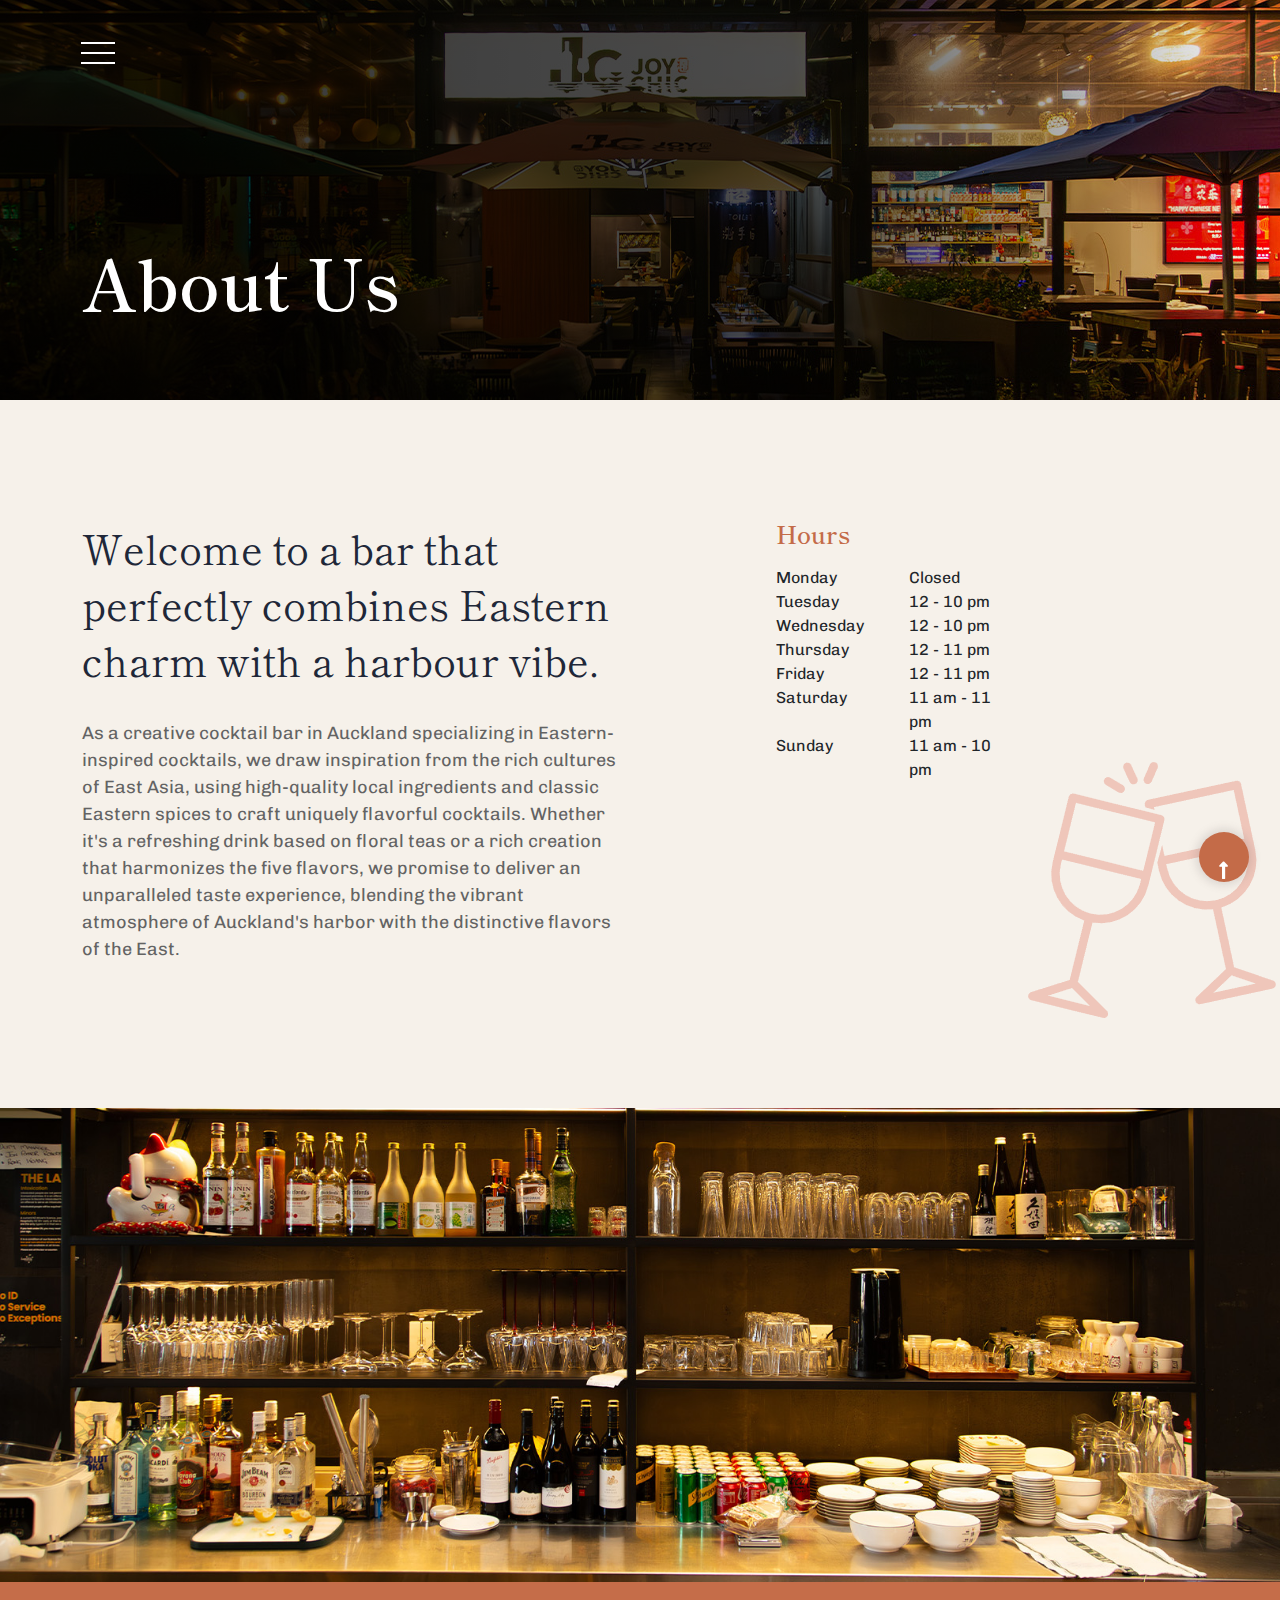
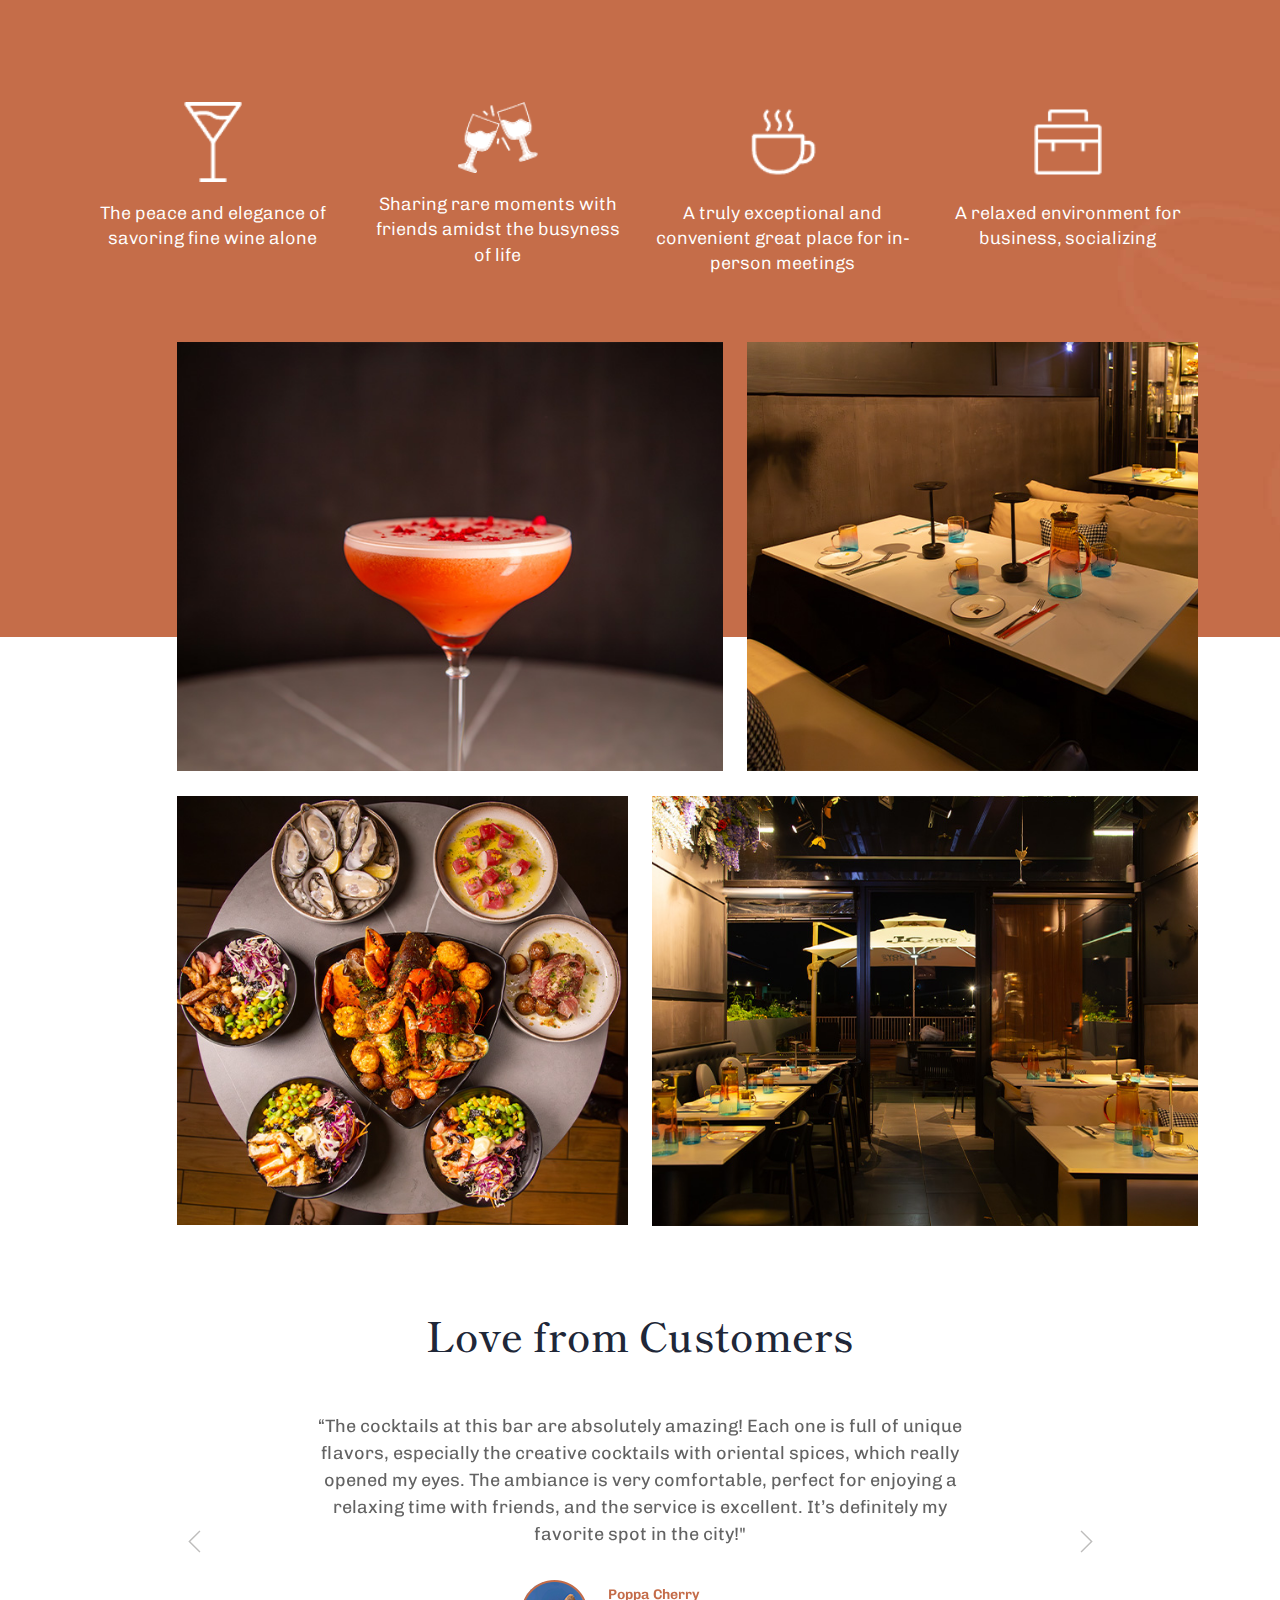
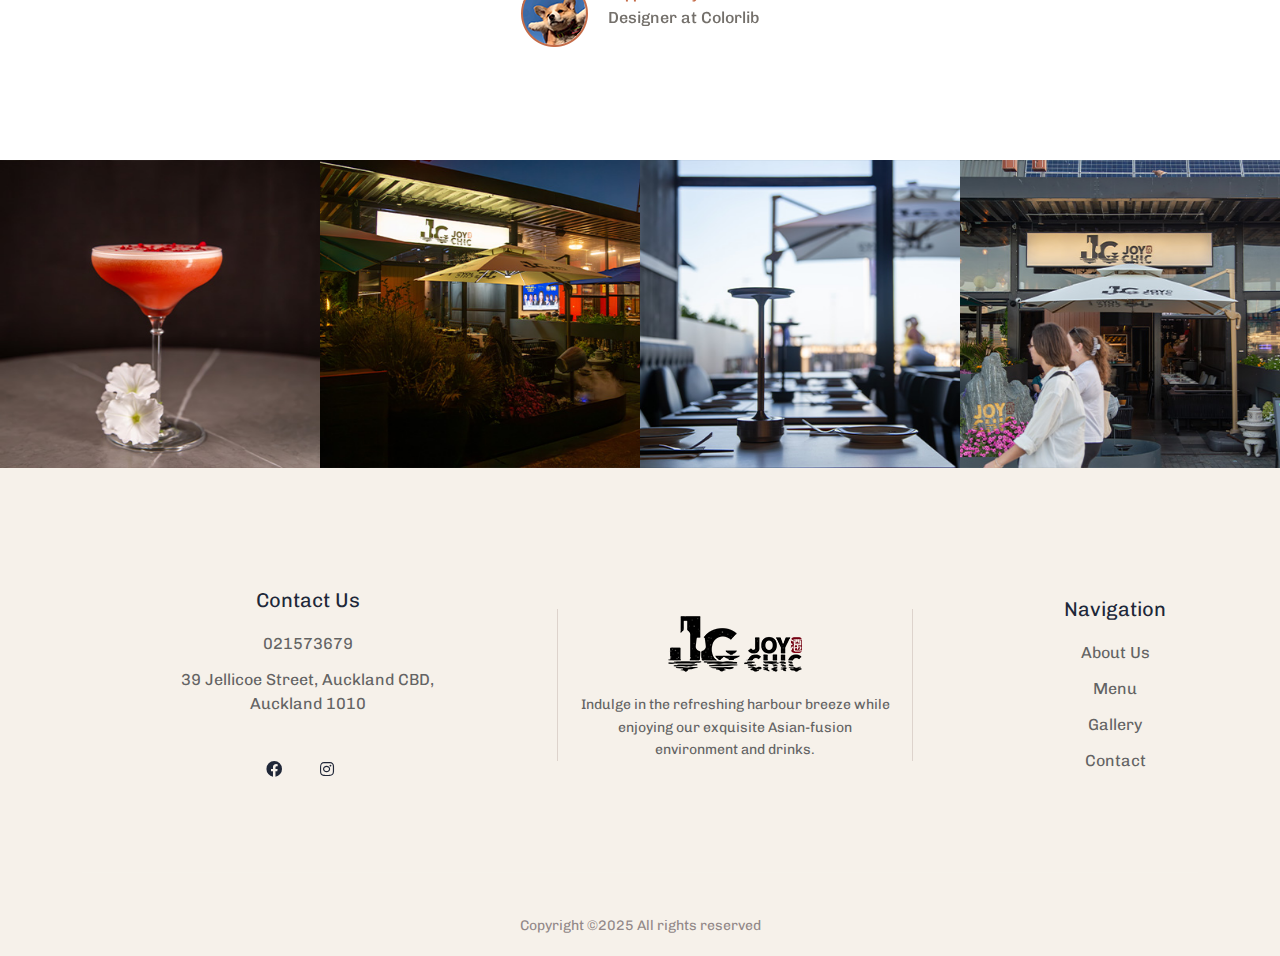
<file: src/about.html>
<!doctype html>
<html class="no-js" lang="zxx">

<head>
    <meta charset="utf-8">
    <meta http-equiv="x-ua-compatible" content="ie=edge">
    <title>Joy Chic Bar</title>
    <meta name="description" content="">
    <meta name="viewport" content="width=device-width, initial-scale=1">
    <link rel="shortcut icon" type="image/x-icon" href="assets/img/icon/favicon.png">

    <!-- CSS here -->
    <link rel="stylesheet" href="assets/css/bootstrap.min.css">
    <link rel="stylesheet" href="assets/css/owl.carousel.min.css">
    <link rel="stylesheet" href="assets/css/slicknav.css">
    <link rel="stylesheet" href="assets/css/animate.min.css">
    <link rel="stylesheet" href="assets/css/magnific-popup.css">
    <link rel="stylesheet" href="assets/css/fontawesome-all.min.css">
    <link rel="stylesheet" href="assets/css/themify-icons.css">
    <link rel="stylesheet" href="assets/css/slick.css">
    <link rel="stylesheet" href="assets/css/nice-select.css">
    <link rel="stylesheet" href="assets/css/style.css">
    <!--$ gtag.html $-->
</head>

<body>
    <header>
        <div class="header-area">
            <div class="container">
                <div class="position-relative">
                    <!-- off-canvas-menu click -->
                    <div class="off-canvas-menu menu-bar d-block d-xxl-none">
                        <div class="line">
                            <span></span>
                            <span></span>
                            <span></span>
                        </div>
                    </div>
                    <!-- Menu Style -->
                    <div class="menu-body">
                        <div class="close-icon-menu">
                            <button> <i class="ti-close"></i></button>
                        </div>
                        <div class="logo">
                            <a href="/"><img src="assets/img/logo/logo.png" alt=""></a>
                        </div>
                        <div class="off-can-menu">
                            <nav>
                                <ul>
                                    <li class='click-menu'>
                                        <a href='/'>Home</a>
                                    </li>
                                    <li class='click-menu'>
                                        <a href='about.html'>About Us</a>
                                    </li>
                                    <li class='click-menu'>
                                        <a href='menu.html'>Menu</a>
                                    </li>
                                    <li class='click-menu'>
                                        <a href='gallery.html'>Gallery</a>
                                    </li>
                                    <!-- <li class='click-menu'><a href='#'>Blog<div class='ti-plus right'></div></a>
                                        <ul>
                                            <li>
                                                <a href='blog.html'>Blog</a>
                                                <a href='blog_details.html'>Blog Details</a>
                                                <a href='elements.html'>Elements</a>
                                            </li>
                                        </ul>
                                    </li> -->
                                    <li class='click-menu'>
                                        <a href='contact.html'>Contact us</a>
                                    </li>
                                </ul>
                            </nav>
                        </div>
                        <!-- Menu Footer -->
                        <div class="menu-footer">
                            <a href="book-now.html" class="btn_01 mb-30">Book Now</a>
                            <li><a href="tel:021573679">021573679</a></li>
                            <li><a href="contact.html">39 Jellicoe Street, Auckland CBD, Auckland 1010</a></li>
                            <!-- Social -->
                            <div class="sidebar-social">
                                <a href="https://www.facebook.com/share/g3u3GphwoP68NQRF/?mibextid=LQQJ4d"
                                    target="_blank"><i class="fab fa-facebook"></i></a>
                                <a href="https://www.instagram.com/joychicbar?igsh=MW14MGlwNXJiazdjZg%3D%3D&utm_source=qr"
                                    target="_blank"><i class="fab fa-instagram"></i></a>
                            </div>
                        </div>
                    </div>
                    <!-- End -->
                </div>
            </div>
        </div>
    </header>
    <main>
        <!--? Slider Area Start-->
        <section class="slider-area position-relative">
            <div class="slider-active">
                <div class="single-slider slider-height2 hero-overly slider-bg2 d-flex align-items-end">
                    <div class="container position-relative">
                        <div class="row">
                            <div class="offset-xxl-1 col-xxl-5 col-xl-7 col-lg-7 col-md-9 col-sm-10">
                                <div class="hero-caption hero-caption2">
                                    <h2 data-animation="pulse" data-delay=".2s">About Us</h2>
                                </div>
                            </div>
                        </div>
                    </div>
                </div>
            </div>

        </section>
        <!-- slider Area End-->
        <!--? About Area  -->
        <section class="about-area section-padding">
            <div class="container">
                <div class="row ">
                    <div class="offset-xxl-1 col-xxl-6 col-xl-6 col-lg-6 col-md-9">
                        <div class="about-caption">
                            <!-- Section Tittle -->
                            <div class="section-tittle mb-25">
                                <h2>Welcome to a bar that perfectly combines Eastern charm with a harbour vibe.</h2>
                                <p class="pt-20">As a creative cocktail bar in Auckland specializing in Eastern-inspired
                                    cocktails, we draw inspiration from the rich cultures of East Asia, using
                                    high-quality local ingredients and classic Eastern spices to craft uniquely
                                    flavorful cocktails. Whether it's a refreshing drink based on floral teas or a rich
                                    creation that harmonizes the five flavors, we promise to deliver an unparalleled
                                    taste experience, blending the vibrant atmosphere of Auckland's harbor with the
                                    distinctive flavors of the East.</p>
                                <!-- <div class="singneture mt-40">
                                    <img src="assets/img/gallery/singneture.png" alt="">
                                </div> -->
                            </div>
                        </div>
                    </div>
                    <div class="offset-xl-1 col-xxl-4 col-xl-5 col-lg-5 col-md-12">
                        <div class="row">
                            <div class="col-lg-12 col-md-12 col-sm-12">
                                <div class="support-caption mb-50">
                                    <div class="single-info" style="width: 60%;">
                                        <div class="contents">
                                            <h4>Hours</h4>
                                            <div class="row">
                                                <div class="col-md-6">
                                                    Monday
                                                </div>
                                                <div class="col-md-6">
                                                    Closed
                                                </div>
                                            </div>
                                            <div class="row">
                                                <div class="col-md-6">
                                                    Tuesday
                                                </div>
                                                <div class="col-md-6">
                                                    12 - 10 pm
                                                </div>
                                            </div>
                                            <div class="row">
                                                <div class="col-md-6">
                                                    Wednesday
                                                </div>
                                                <div class="col-md-6">
                                                    12 - 10 pm
                                                </div>
                                            </div>
                                            <div class="row">
                                                <div class="col-md-6">
                                                    Thursday
                                                </div>
                                                <div class="col-md-6">
                                                    12 - 11 pm
                                                </div>
                                            </div>
                                            <div class="row">
                                                <div class="col-md-6">
                                                    Friday
                                                </div>
                                                <div class="col-md-6">
                                                    12 - 11 pm
                                                </div>
                                            </div>
                                            <div class="row">
                                                <div class="col-md-6">
                                                    Saturday
                                                </div>
                                                <div class="col-md-6">
                                                    11 am - 11 pm
                                                </div>
                                            </div>
                                            <div class="row">
                                                <div class="col-md-6">
                                                    Sunday
                                                </div>
                                                <div class="col-md-6">
                                                    11 am - 10 pm
                                                </div>
                                            </div>
                                        </div>
                                    </div>
                                </div>
                            </div>
                            <!-- <div class="col-lg-6 col-md-4 col-sm-6">
                                <div class="support-caption mb-50">
                                    <div class="single-info">
                                        <div class="contents">
                                            <h4>Dinner</h4>
                                            <p>Monday & Sunday</p>
                                            <span>11:00 am – 4:00 am</span>
                                        </div>
                                    </div>  
                                </div>
                            </div> -->
                            <!-- <div class="col-lg-6 col-md-4 col-sm-6">
                                <div class="support-caption mb-50">
                                    <div class="single-info">
                                        <div class="contents">
                                            <h4>Lunch</h4>
                                            <p>Monday & Sunday</p>
                                            <span>11:00 am – 4:00 am</span>
                                        </div>
                                    </div>  
                                </div>
                            </div> -->
                        </div>
                    </div>
                </div>
            </div>
            <!-- Menu Shape -->
            <div class="about-shape d-none d-lg-block">
                <img src="assets/img/gallery/246071735570711.jpg" alt="">
            </div>
        </section>
        <!-- About Area End -->
        <div class="compay-img fix">
            <div class="container-fluid p-0">
                <div class="row">
                    <div class="col-lg-12">
                        <img src="assets/img/gallery/section-full.jpg" alt="" class="w-100">
                    </div>
                </div>
            </div>
        </div>
        <!-- services Area Start -->
        <section class="our-services-area section-padding section-img-bg2"
            data-background="assets/img/gallery/section-bg1.jpg">
            <div class="container">
                <div class="row justify-content-between">
                    <div class="offset-xxl-1 col-xl-3 col-xxl-2 col-lg-4 col-md-4 col-sm-6">
                        <div class="single-services1 text-center mb-30">
                            <div class="services-ion">
                                <img src="assets/img/icon/酒杯.png" alt="">
                            </div>
                            <div class="services-cap">
                                <p>The peace and elegance of savoring fine wine alone</p>
                            </div>
                        </div>
                    </div>
                    <div class="col-xl-3 col-xxl-2 col-lg-4 col-md-4 col-sm-6">
                        <div class="single-services1 text-center mb-30">
                            <div class="services-ion">
                                <img src="assets/img/icon/小聚.png" alt="">
                            </div>
                            <div class="services-cap">
                                <p>Sharing rare moments with friends amidst the busyness of life</p>
                            </div>
                        </div>
                    </div>
                    <div class="col-xl-3 col-xxl-2 col-lg-4 col-md-4 col-sm-6">
                        <div class="single-services1 text-center mb-30">
                            <div class="services-ion">
                                <img src="assets/img/icon/约见.png" alt="">
                            </div>
                            <div class="services-cap">
                                <p>A truly exceptional and convenient great place for in-person meetings</p>
                            </div>
                        </div>
                    </div>
                    <div class="col-xl-3 col-xxl-2 col-lg-4 col-md-4 col-sm-6">
                        <div class="single-services1 text-center mb-30">
                            <div class="services-ion">
                                <img src="assets/img/icon/商务.png" alt="">
                            </div>
                            <div class="services-cap">
                                <p>A relaxed environment for business, socializing</p>
                            </div>
                        </div>
                    </div>
                </div>
            </div>
        </section>
        <!-- services End -->
        <!-- Gallery start -->
        <div class="gallery-area">
            <div class="container">
                <div class="row">
                    <div class="col-lg-6 offset-xl-1 col-md-6 col-sm-6">
                        <div class="single-gallery mb-25">
                            <img src="assets/img/gallery/gallery1.jpg" alt="" class="img-fluid">
                        </div>
                    </div>
                    <div class="col-lg-5 col-md-5 col-sm-5">
                        <div class="single-gallery mb-25">
                            <img src="assets/img/gallery/gallery2.jpg" alt="" class="img-fluid">
                        </div>
                    </div>
                    <div class="col-lg-5 offset-xl-1 col-md-5 col-sm-5">
                        <div class="single-gallery mb-25">
                            <img src="assets/img/gallery/gallery3.jpg" alt="" class="img-fluid">
                        </div>
                    </div>
                    <div class="col-lg-6 col-md-6 col-sm-6">
                        <div class="single-gallery mb-25">
                            <img src="assets/img/gallery/gallery4.jpg" alt="" class="img-fluid">
                        </div>
                    </div>
                </div>
            </div>
        </div>
        <!-- Gallery End -->
        <!-- Testimonial Start -->
        <section class="testimonial-area testimonial-padding">
            <div class="container">
                <div class="row">
                    <div class="col-xl-12">
                        <!-- Section Tittle -->
                        <div class="section-tittle mb-50 text-center">
                            <h2>Love from Customers</h2>
                        </div>
                    </div>
                </div>
                <div class="row justify-content-center">
                    <div class="col-xl-10 col-lg-10 col-md-12">

                        <div class="h1-testimonial-active">
                            <!-- Single Testimonial -->
                            <div class="single-testimonial text-center">
                                <div class="testimonial-caption ">
                                    <div class="testimonial-top-cap">
                                        <p>“The cocktails at this bar are absolutely amazing! Each one
                                            is full of unique
                                            flavors, especially the creative cocktails with oriental
                                            spices, which
                                            really opened my eyes. The ambiance is very comfortable,
                                            perfect for
                                            enjoying a relaxing time with friends, and the service is
                                            excellent. It’s
                                            definitely my favorite spot in the city!"</p>
                                    </div>
                                    <!-- founder -->
                                    <div class="testimonial-founder d-flex align-items-center justify-content-center">
                                        <div class="founder-img">
                                            <img src="assets/img/gallery/dog.png" alt="">
                                        </div>
                                        <div class="founder-text">
                                            <span>Poppa Cherry</span>
                                            <p>Designer at Colorlib</p>
                                        </div>
                                    </div>
                                </div>
                            </div>
                            <div class="single-testimonial text-center">
                                <div class="testimonial-caption ">
                                    <div class="testimonial-top-cap">
                                        <p>“This is my first time visiting the bar, and it was a
                                            pleasant surprise! The
                                            drink menu is very special, and I especially loved a
                                            cocktail with a floral
                                            tea base—refreshing and layered in flavor. The staff is also
                                            very friendly,
                                            making us feel at ease. I’ll definitely come back next
                                            time!."</p>
                                    </div>
                                    <!-- founder -->
                                    <div class="testimonial-founder d-flex align-items-center justify-content-center">
                                        <div class="founder-img">
                                            <img src="assets/img/gallery/ph1.png" alt="">
                                        </div>
                                        <div class="founder-text">
                                            <span>Alex Johnson</span>
                                            <p>Software Engineer</p>
                                        </div>
                                    </div>
                                </div>
                            </div>
                            <div class="single-testimonial text-center">
                                <div class="testimonial-caption ">
                                    <div class="testimonial-top-cap">
                                        <p>“The atmosphere of the bar is very charming, especially the
                                            area near the
                                            shore where you can enjoy the beautiful view. There are many
                                            options on the
                                            cocktail menu, and each one has a unique taste, perfect for
                                            someone like me
                                            who loves trying new flavors. The only downside is that the
                                            prices are a bit
                                            high, but I understand considering the quality of the
                                            environment and the
                                            drinks."</p>
                                    </div>
                                    <!-- founder -->
                                    <div class="testimonial-founder d-flex align-items-center justify-content-center">
                                        <div class="founder-img">
                                            <img src="assets/img/gallery/ph2.png" alt="">
                                        </div>
                                        <div class="founder-text">
                                            <span>Mia Thompson</span>
                                            <p>Graphic Designer</p>
                                        </div>
                                    </div>
                                </div>
                            </div>
                            <div class="single-testimonial text-center">
                                <div class="testimonial-caption ">
                                    <div class="testimonial-top-cap">
                                        <p>“The cocktails are fantastic and full of unique flavors! The
                                            vibe is relaxed
                                            and perfect for hanging out with friends. Great service
                                            too!"</p>
                                    </div>
                                    <!-- founder -->
                                    <div class="testimonial-founder d-flex align-items-center justify-content-center">
                                        <div class="founder-img">
                                            <img src="assets/img/gallery/ph3.png" alt="">
                                        </div>
                                        <div class="founder-text">
                                            <span>David Lee</span>
                                            <p>Marketing Manager</p>
                                        </div>
                                    </div>
                                </div>
                            </div>
                            <div class="single-testimonial text-center">
                                <div class="testimonial-caption ">
                                    <div class="testimonial-top-cap">
                                        <p>“The cocktails are amazing, especially the ones with Chinese
                                            flavors. It’s a
                                            great spot for both business and leisure. Highly recommend!"
                                        </p>
                                    </div>
                                    <!-- founder -->
                                    <div class="testimonial-founder d-flex align-items-center justify-content-center">
                                        <div class="founder-img">
                                            <img src="assets/img/gallery/ph4.png" alt="">
                                        </div>
                                        <div class="founder-text">
                                            <span>Sophia Martinez</span>
                                            <p>Product Manager</p>
                                        </div>
                                    </div>
                                </div>
                            </div>
                            <div class="single-testimonial text-center">
                                <div class="testimonial-caption ">
                                    <div class="testimonial-top-cap">
                                        <p>“Charming atmosphere and excellent drinks. The combination of
                                            oriental spices
                                            with local ingredients is unique. I’ll definitely be back!"
                                        </p>
                                    </div>
                                    <!-- founder -->
                                    <div class="testimonial-founder d-flex align-items-center justify-content-center">
                                        <div class="founder-img">
                                            <img src="assets/img/gallery/ph5.png" alt="">
                                        </div>
                                        <div class="founder-text">
                                            <span>Oliver Brown</span>
                                            <p>Data Analyst</p>
                                        </div>
                                    </div>
                                </div>
                            </div>
                            <!-- Single Testimonial -->
                            <div class="single-testimonial text-center">
                                <div class="testimonial-caption ">
                                    <div class="testimonial-top-cap">
                                        <p>“My first time here, and I loved it! The floral tea cocktail
                                            was refreshing
                                            and delicious. Friendly staff and a nice place to relax.”
                                        </p>
                                    </div>
                                    <!-- founder -->
                                    <div class="testimonial-founder d-flex align-items-center justify-content-center">
                                        <div class="founder-img">
                                            <img src="assets/img/gallery/ph3.png" alt="">
                                        </div>
                                        <div class="founder-text">
                                            <span>Isabella Green</span>
                                            <p>UX/UI Designer</p>
                                        </div>
                                    </div>
                                </div>
                            </div>
                        </div>
                    </div>
                </div>
            </div>
        </section>
        <!-- Testimonial End -->
        <!-- Instagram area start -->
        <div class="location-house fix">
            <div class="container-fluid p-0">
                <div class="row">
                    <div class="col-xl-12">
                        <div class="instagram-active owl-carousel">
                            <div class="single-instagram">
                                <img src="assets/img/gallery/instra1.jpg" alt="">
                            </div>
                            <div class="single-instagram">
                                <img src="assets/img/gallery/instra2.jpg" alt="">
                            </div>
                            <div class="single-instagram">
                                <img src="assets/img/gallery/instra3.jpg" alt="">
                            </div>
                            <div class="single-instagram">
                                <img src="assets/img/gallery/instra4.jpg" alt="">
                            </div>
                            <div class="single-instagram">
                                <img src="assets/img/gallery/instra2.jpg" alt="">
                            </div>
                        </div>
                        <!-- Linking -->
                        <!-- <a href="#" class="insta-btn">@da_coffee98</a> -->
                    </div>
                </div>
            </div>
        </div>
        <!-- Instagram area End -->
    </main>
    <footer>
        <div class="footer-wrapper gray-bg">
            <div class="footer-area footer-padding">
                <div class="container">
                    <div class="row justify-content-between align-items-center">
                        <div class="offset-xl-1 offset-xxl-2 col-xl-3 col-lg-3 col-md-4 col-sm-6">
                            <div class="footer-tittle text-center mb-50">
                                <h4>Contact Us</h4>
                                <ul>
                                    <li><a href="tel:021573679">021573679</a></li>
                                    <li><a href="contact.html">39 Jellicoe Street, Auckland CBD, Auckland 1010</a></li>
                                    <!-- social -->
                                    <div class="footer-social pt-30">
                                        <a href="https://www.facebook.com/share/g3u3GphwoP68NQRF/?mibextid=LQQJ4d"
                                            target="_blank"><i class="fab fa-facebook"></i></a>
                                        <a href="#"></a>
                                        <a href="https://www.instagram.com/joychicbar?igsh=MW14MGlwNXJiazdjZg%3D%3D&utm_source=qr"
                                            target="_blank"><i class="fab fa-instagram"></i></a>
                                    </div>
                                </ul>
                            </div>
                        </div>
                        <div class="col-xl-4 col-lg-4 col-md-5 col-sm-6">
                            <div class="single-footer-caption mb-50">
                                <div class="single-footer-caption text-center mb-20">
                                    <!-- logo -->
                                    <div class="footer-logo mb-15">
                                        <a href="/"><img src="assets/img/logo/logo2_footer.png" alt=""></a>
                                    </div>
                                    <p style="line-height: 1.6; font-size: 14px; color: #636363;">Indulge in the
                                        refreshing harbour breeze while enjoying our exquisite Asian-fusion environment
                                        and drinks.</p>
                                </div>
                            </div>
                        </div>
                        <div class="col-xl-2 col-lg-3 col-md-4 col-sm-6">
                            <div class="footer-tittle text-center mb-50">
                                <h4>Navigation</h4>
                                <ul>
                                    <li><a href="about.html">About Us</a></li>
                                    <li><a href="menu.html">Menu</a></li>
                                    <li><a href="gallery.html">Gallery</a></li>
                                    <li><a href="contact.html">Contact</a></li>
                                </ul>
                            </div>
                        </div>
                    </div>
                </div>
            </div>
            <!-- footer-bottom area -->
            <div class="footer-bottom-area">
                <div class="container">
                    <div class="footer-border">
                        <div class="row">
                            <div class="col-xl-12 ">
                                <div class="footer-copy-right text-center">
                                    <p>Copyright ©2025 All rights reserved</p>
                                </div>
                            </div>
                        </div>
                    </div>
                </div>
            </div>
        </div>
    </footer>
    <!-- Scroll Up -->
    <div id="back-top" class="">
        <a title="Go to Top" href="#" class=""> <i class="fas fa-long-arrow-alt-up scroll-animate"></i></a>
    </div>

    <!-- JS here -->
    <!-- Jquery, Popper, Bootstrap -->
    <script src="./assets/js/vendor/modernizr-3.5.0.min.js"></script>
    <script src="./assets/js/vendor/jquery-1.12.4.min.js"></script>
    <script src="./assets/js/popper.min.js"></script>
    <script src="./assets/js/bootstrap.min.js"></script>

    <!-- Slick-slider , Owl-Carousel ,slick-nav -->
    <script src="./assets/js/owl.carousel.min.js"></script>
    <script src="./assets/js/slick.min.js"></script>
    <script src="./assets/js/jquery.slicknav.min.js"></script>

    <!--wow , counter , waypoint, Nice-select -->
    <script src="./assets/js/wow.min.js"></script>
    <script src="./assets/js/jquery.magnific-popup.js"></script>
    <script src="./assets/js/jquery.nice-select.min.js"></script>
    <script src="./assets/js/jquery.counterup.min.js"></script>
    <script src="./assets/js/waypoints.min.js"></script>
    <!-- contact js -->
    <script src="./assets/js/contact.js"></script>
    <script src="./assets/js/jquery.form.js"></script>
    <script src="./assets/js/jquery.validate.min.js"></script>
    <script src="./assets/js/mail-script.js"></script>
    <script src="./assets/js/jquery.ajaxchimp.min.js"></script>

    <!--  Plugins, main-Jquery -->
    <script src="./assets/js/plugins.js"></script>
    <script src="./assets/js/main.js"></script>


    <script src="https://www.google.com/recaptcha/api.js?render=6LexbKIqAAAAAGne4vJ3UL6RZ5QAQOQ5IJCaMKAP"></script>

</body>

</html>
</file>
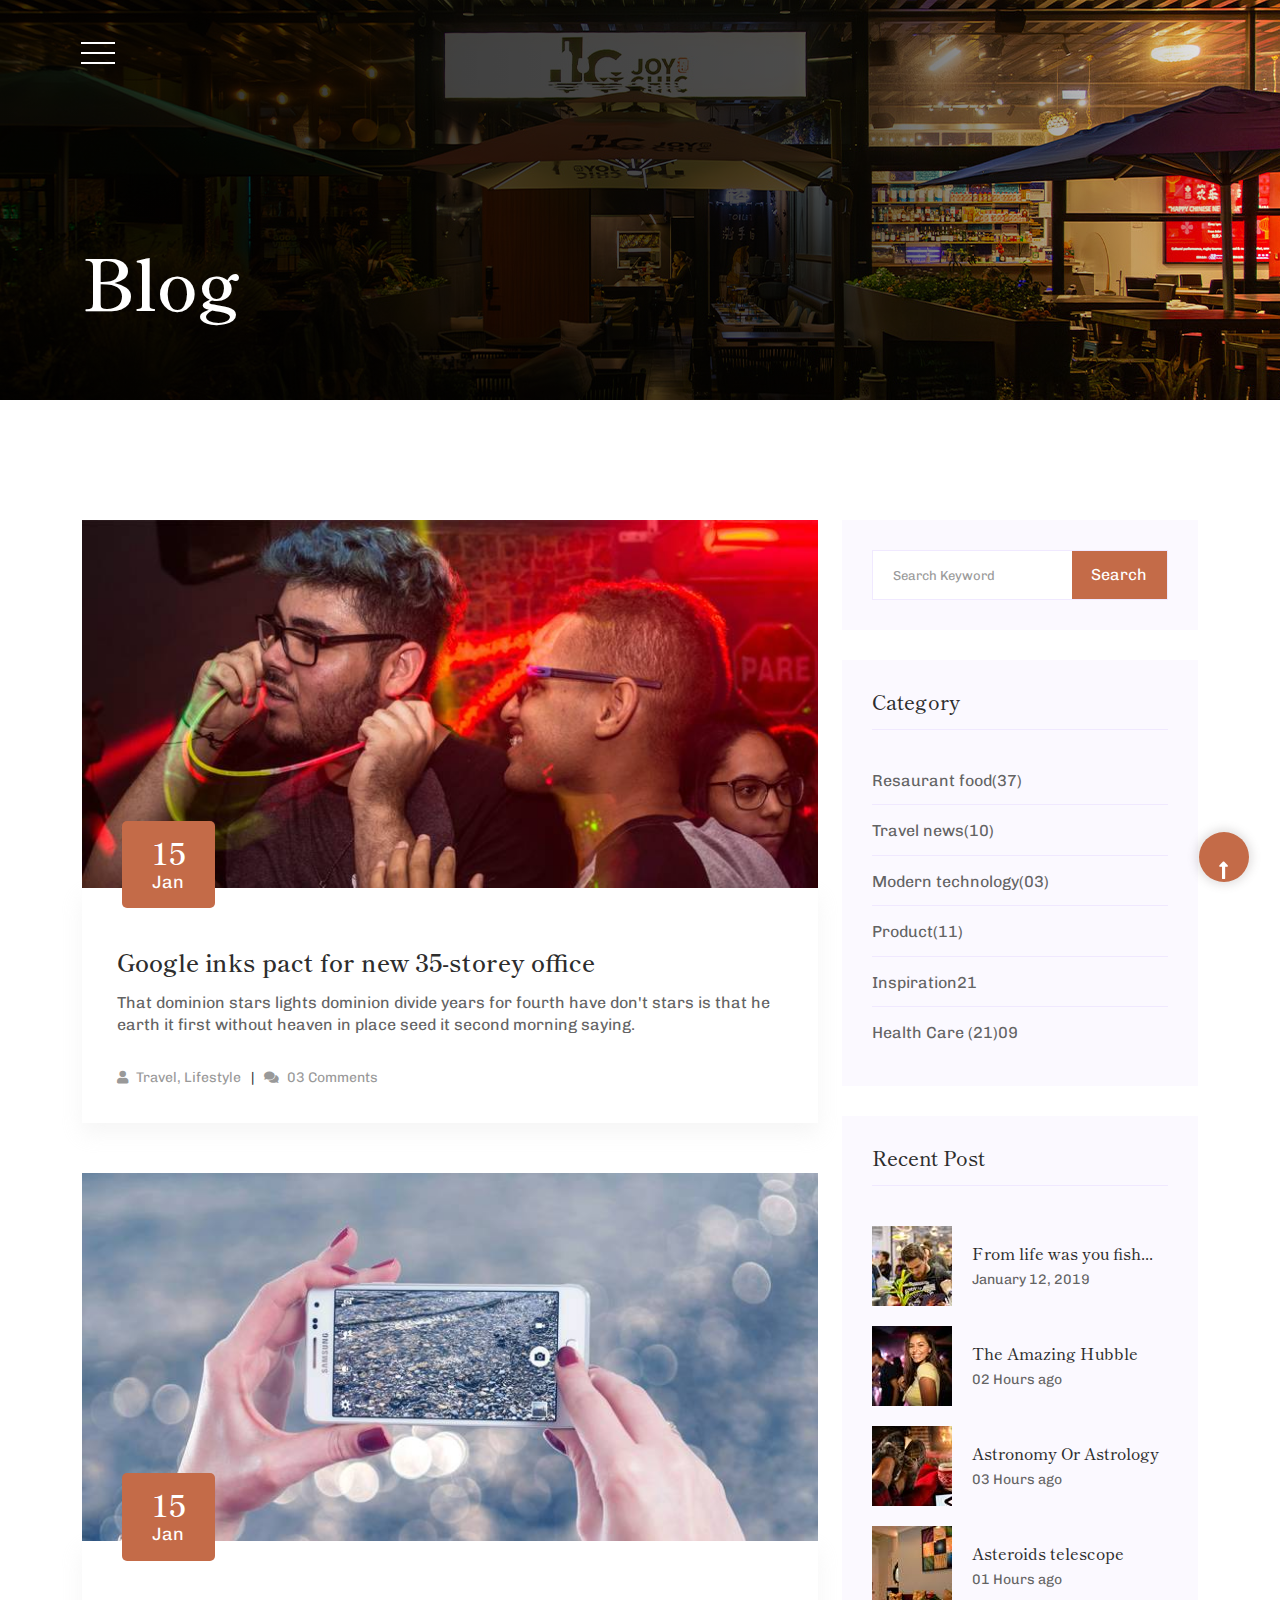
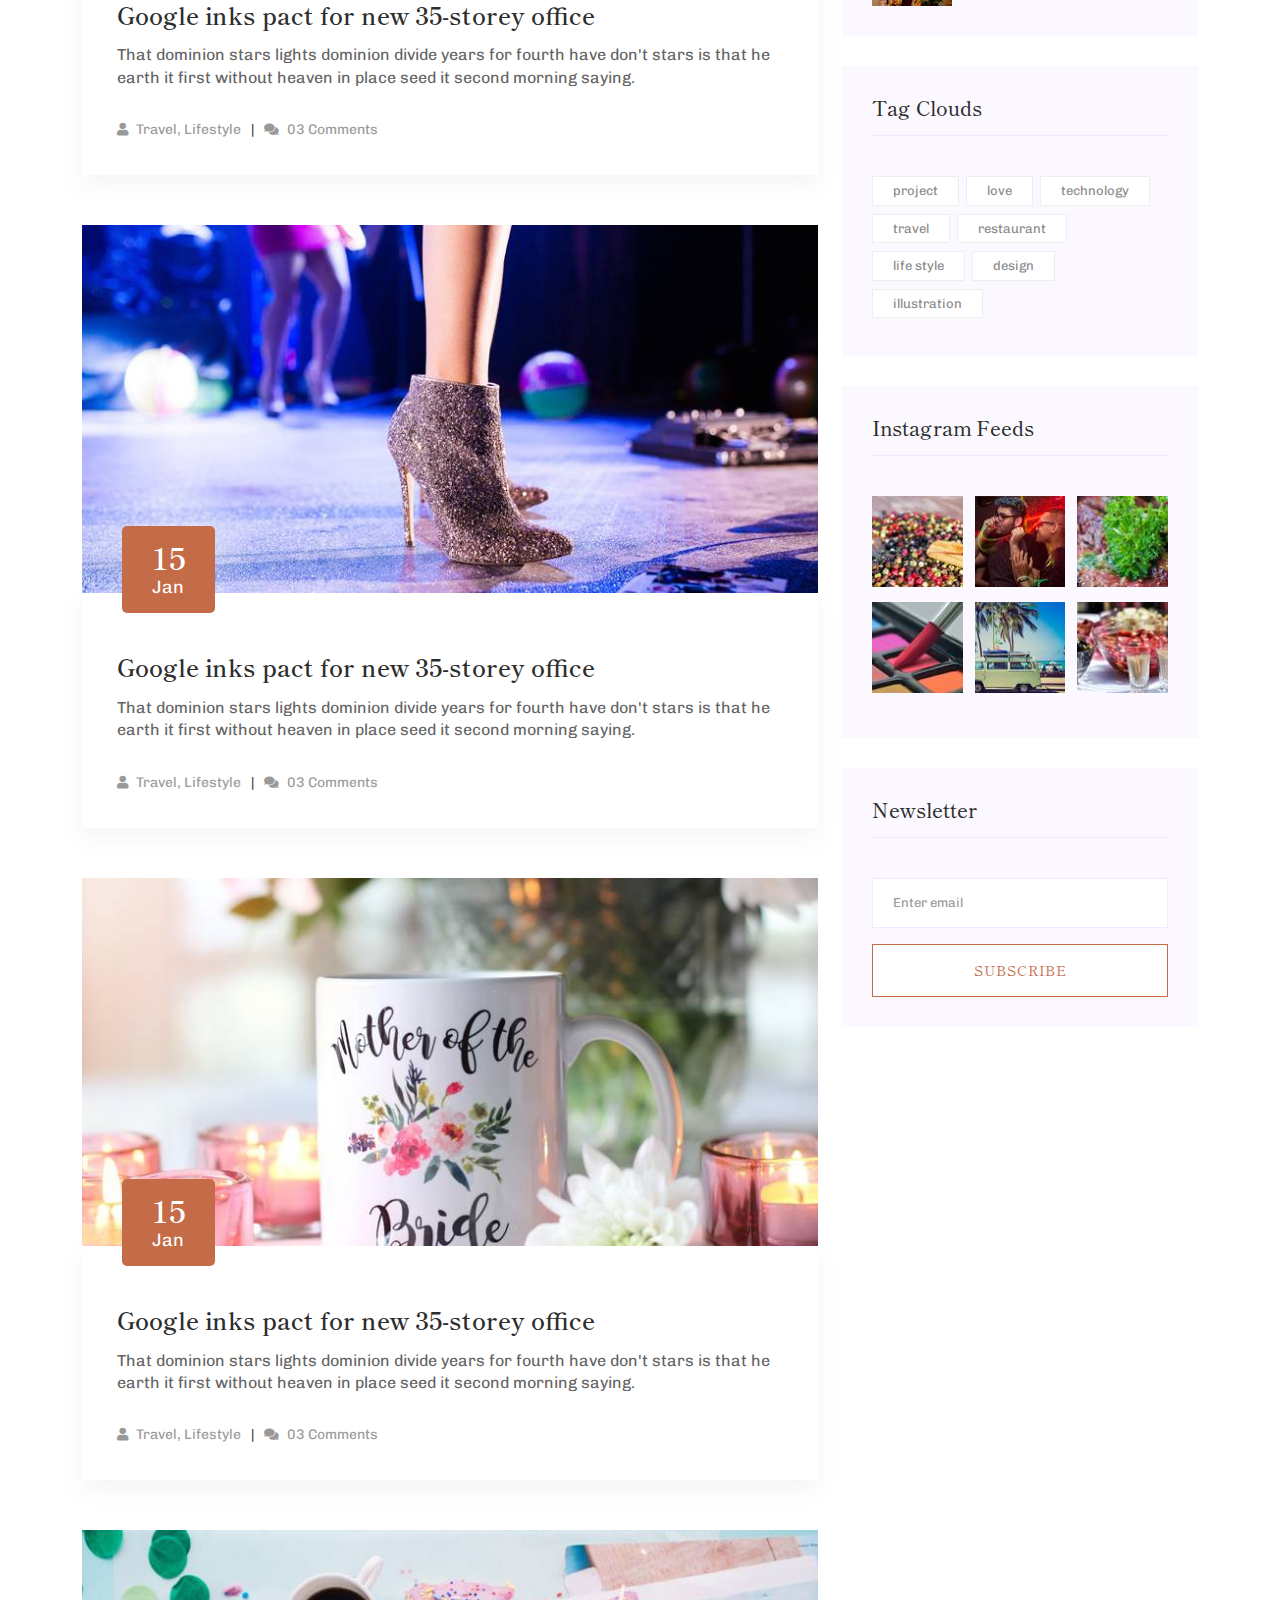
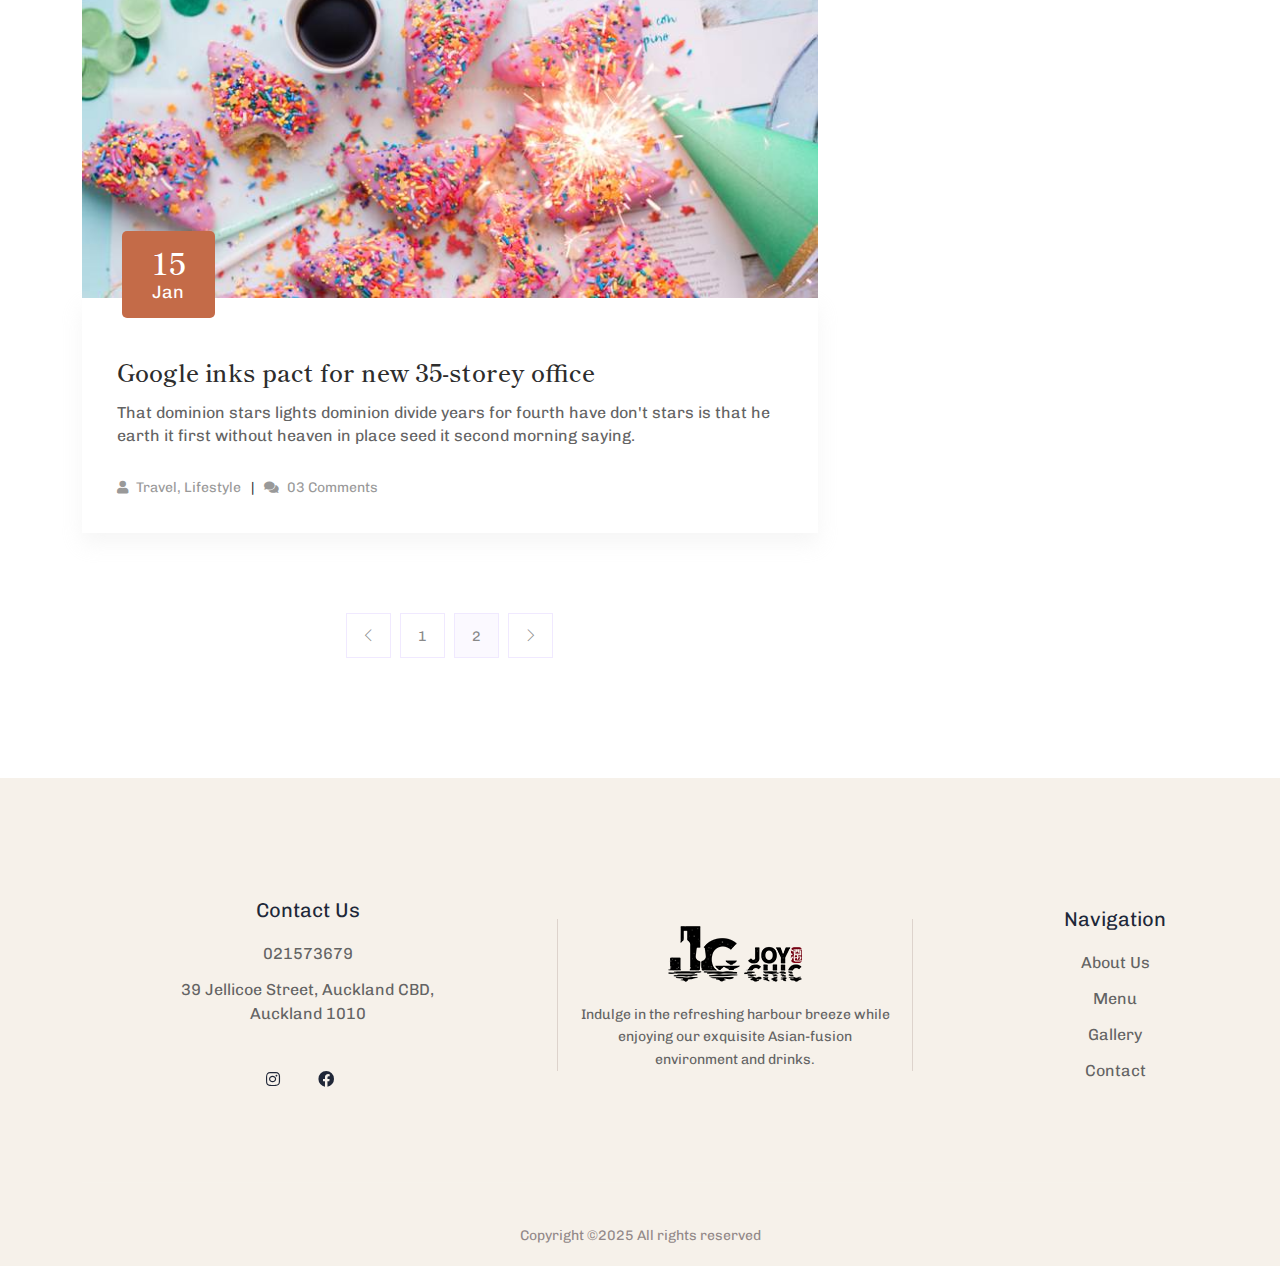
<file: src/blog.html>
<!doctype html>
<html class="no-js" lang="zxx">

<head>
    <meta charset="utf-8">
    <meta http-equiv="x-ua-compatible" content="ie=edge">
    <title>Joy Chic Bar</title>
    <meta name="description" content="">
    <meta name="viewport" content="width=device-width, initial-scale=1">
    <link rel="shortcut icon" type="image/x-icon" href="assets/img/icon/favicon.png">

    <!-- CSS here -->
    <link rel="stylesheet" href="assets/css/bootstrap.min.css">
    <link rel="stylesheet" href="assets/css/owl.carousel.min.css">
    <link rel="stylesheet" href="assets/css/slicknav.css">
    <link rel="stylesheet" href="assets/css/animate.min.css">
    <link rel="stylesheet" href="assets/css/magnific-popup.css">
    <link rel="stylesheet" href="assets/css/fontawesome-all.min.css">
    <link rel="stylesheet" href="assets/css/themify-icons.css">
    <link rel="stylesheet" href="assets/css/slick.css">
    <link rel="stylesheet" href="assets/css/nice-select.css">
    <link rel="stylesheet" href="assets/css/style.css">
    <!--$ gtag.html $-->
</head>

<body>
    <header>
        <div class="header-area">
            <div class="container">
                <div class="position-relative">
                    <!-- off-canvas-menu click -->
                    <div class="off-canvas-menu menu-bar d-block d-xxl-none">
                        <div class="line">
                            <span></span>
                            <span></span>
                            <span></span>
                        </div>
                    </div>
                    <!-- Menu Style -->
                    <div class="menu-body">
                        <div class="close-icon-menu">
                            <button> <i class="ti-close"></i></button>
                        </div>
                        <div class="logo">
                            <a href="/"><img src="assets/img/logo/logo.png" alt=""></a>
                        </div>
                        <div class="off-can-menu">
                            <nav>
                                <ul>
                                    <li class='click-menu'>
                                        <a href='/'>Home</a>
                                    </li>
                                    <li class='click-menu'>
                                        <a href='about.html'>About Us</a>
                                    </li>
                                    <li class='click-menu'>
                                        <a href='menu.html'>Menu</a>
                                    </li>
                                    <li class='click-menu'>
                                        <a href='gallery.html'>Gallery</a>
                                    </li>
                                    <li class='click-menu'><a href='#'>Blog<div class='ti-plus right'></div></a>
                                        <ul>
                                            <li>
                                                <a href='blog.html'>Blog</a>
                                                <a href='blog_details.html'>Blog Details</a>
                                                <a href='elements.html'>Elements</a>
                                            </li>
                                        </ul>
                                    </li>
                                    <li class='click-menu'>
                                        <a href='contact.html'>Contact us</a>
                                    </li>
                                </ul>
                            </nav>
                        </div>
                        <!-- Menu Footer -->
                        <div class="menu-footer">
                            <a href="book-now.html" class="btn_01 mb-30">Book Now</a>
                            <p>021573679</p>
                            <p>39 Jellicoe Street, Auckland CBD, Auckland 1010 </p>
                            <!-- Social -->
                            <div class="sidebar-social">
                                <a href="https://www.facebook.com/share/g3u3GphwoP68NQRF/?mibextid=LQQJ4d"><i
                                        class="fab fa-facebook"></i></a>
                                <a
                                    href="https://www.instagram.com/joychicbar?igsh=MW14MGlwNXJiazdjZg%3D%3D&utm_source=qr"><i
                                        class="fab fa-instagram"></i></a>
                            </div>
                        </div>
                    </div>
                    <!-- End -->
                </div>
            </div>
        </div>
    </header>
    <main>
        <!--? Slider Area Start-->
        <section class="slider-area position-relative">
            <div class="slider-active">
                <div class="single-slider slider-height2 hero-overly slider-bg2 d-flex align-items-end">
                    <div class="container position-relative">
                        <div class="row">
                            <div class="offset-xxl-1 col-xxl-5 col-xl-7 col-lg-7 col-md-9 col-sm-10">
                                <div class="hero-caption hero-caption2">
                                    <h2 data-animation="pulse" data-delay=".2s">Blog</h2>
                                </div>
                            </div>
                        </div>
                    </div>
                </div>
            </div>
        </section>
        <!-- slider Area End-->
        <!-- Blog Area Start-->
        <section class="blog_area section-padding">
            <div class="container">
                <div class="row">
                    <div class="offset-xxl-1 col-xxl-7 col-lg-8 mb-5 mb-lg-0">
                        <div class="blog_left_sidebar">
                            <article class="blog_item">
                                <div class="blog_item_img">
                                    <img class="card-img rounded-0" src="assets/img/blog/single_blog_1.jpg" alt="">
                                    <a href="#" class="blog_item_date">
                                        <h3>15</h3>
                                        <p>Jan</p>
                                    </a>
                                </div>
                                <div class="blog_details">
                                    <a class="d-inline-block" href="blog_details.html">
                                        <h2 class="blog-head" style="color: #2d2d2d;">Google inks pact for new 35-storey
                                            office</h2>
                                    </a>
                                    <p>That dominion stars lights dominion divide years for fourth have don't stars is
                                        that
                                        he earth it first without heaven in place seed it second morning saying.</p>
                                    <ul class="blog-info-link">
                                        <li><a href="#"><i class="fa fa-user"></i> Travel, Lifestyle</a></li>
                                        <li><a href="#"><i class="fa fa-comments"></i> 03 Comments</a></li>
                                    </ul>
                                </div>
                            </article>
                            <article class="blog_item">
                                <div class="blog_item_img">
                                    <img class="card-img rounded-0" src="assets/img/blog/single_blog_2.jpg" alt="">
                                    <a href="#" class="blog_item_date">
                                        <h3>15</h3>
                                        <p>Jan</p>
                                    </a>
                                </div>
                                <div class="blog_details">
                                    <a class="d-inline-block" href="blog_details.html">
                                        <h2 class="blog-head" style="color: #2d2d2d;">Google inks pact for new 35-storey
                                            office</h2>
                                    </a>
                                    <p>That dominion stars lights dominion divide years for fourth have don't stars is
                                        that
                                        he earth it first without heaven in place seed it second morning saying.</p>
                                    <ul class="blog-info-link">
                                        <li><a href="#"><i class="fa fa-user"></i> Travel, Lifestyle</a></li>
                                        <li><a href="#"><i class="fa fa-comments"></i> 03 Comments</a></li>
                                    </ul>
                                </div>
                            </article>
                            <article class="blog_item">
                                <div class="blog_item_img">
                                    <img class="card-img rounded-0" src="assets/img/blog/single_blog_3.jpg" alt="">
                                    <a href="#" class="blog_item_date">
                                        <h3>15</h3>
                                        <p>Jan</p>
                                    </a>
                                </div>
                                <div class="blog_details">
                                    <a class="d-inline-block" href="blog_details.html">
                                        <h2 class="blog-head" style="color: #2d2d2d;">Google inks pact for new 35-storey
                                            office</h2>
                                    </a>
                                    <p>That dominion stars lights dominion divide years for fourth have don't stars is
                                        that
                                        he earth it first without heaven in place seed it second morning saying.</p>
                                    <ul class="blog-info-link">
                                        <li><a href="#"><i class="fa fa-user"></i> Travel, Lifestyle</a></li>
                                        <li><a href="#"><i class="fa fa-comments"></i> 03 Comments</a></li>
                                    </ul>
                                </div>
                            </article>
                            <article class="blog_item">
                                <div class="blog_item_img">
                                    <img class="card-img rounded-0" src="assets/img/blog/single_blog_4.jpg" alt="">
                                    <a href="#" class="blog_item_date">
                                        <h3>15</h3>
                                        <p>Jan</p>
                                    </a>
                                </div>
                                <div class="blog_details">
                                    <a class="d-inline-block" href="blog_details.html">
                                        <h2 class="blog-head" style="color: #2d2d2d;">Google inks pact for new 35-storey
                                            office</h2>
                                    </a>
                                    <p>That dominion stars lights dominion divide years for fourth have don't stars is
                                        that
                                        he earth it first without heaven in place seed it second morning saying.</p>
                                    <ul class="blog-info-link">
                                        <li><a href="#"><i class="fa fa-user"></i> Travel, Lifestyle</a></li>
                                        <li><a href="#"><i class="fa fa-comments"></i> 03 Comments</a></li>
                                    </ul>
                                </div>
                            </article>
                            <article class="blog_item">
                                <div class="blog_item_img">
                                    <img class="card-img rounded-0" src="assets/img/blog/single_blog_5.jpg" alt="">
                                    <a href="#" class="blog_item_date">
                                        <h3>15</h3>
                                        <p>Jan</p>
                                    </a>
                                </div>
                                <div class="blog_details">
                                    <a class="d-inline-block" href="blog_details.html">
                                        <h2 class="blog-head" style="color: #2d2d2d;">Google inks pact for new 35-storey
                                            office</h2>
                                    </a>
                                    <p>That dominion stars lights dominion divide years for fourth have don't stars is
                                        that
                                        he earth it first without heaven in place seed it second morning saying.</p>
                                    <ul class="blog-info-link">
                                        <li><a href="#"><i class="fa fa-user"></i> Travel, Lifestyle</a></li>
                                        <li><a href="#"><i class="fa fa-comments"></i> 03 Comments</a></li>
                                    </ul>
                                </div>
                            </article>
                            <nav class="blog-pagination justify-content-center d-flex">
                                <ul class="pagination">
                                    <li class="page-item">
                                        <a href="#" class="page-link" aria-label="Previous">
                                            <i class="ti-angle-left"></i>
                                        </a>
                                    </li>
                                    <li class="page-item">
                                        <a href="#" class="page-link">1</a>
                                    </li>
                                    <li class="page-item active">
                                        <a href="#" class="page-link">2</a>
                                    </li>
                                    <li class="page-item">
                                        <a href="#" class="page-link" aria-label="Next">
                                            <i class="ti-angle-right"></i>
                                        </a>
                                    </li>
                                </ul>
                            </nav>
                        </div>
                    </div>
                    <div class="col-xxl-4 col-lg-4">
                        <div class="blog_right_sidebar">
                            <aside class="single_sidebar_widget search_widget">
                                <form action="#">
                                    <div class="form-group m-0">
                                        <div class="input-group">
                                            <input type="text" class="form-control" placeholder="Search Keyword">
                                            <div class="input-group-append d-flex">
                                                <button class="boxed-btn2" type="button">Search</button>
                                            </div>
                                        </div>
                                    </div>
                                </form>
                            </aside>
                            <aside class="single_sidebar_widget post_category_widget">
                                <h4 class="widget_title" style="color: #2d2d2d;">Category</h4>
                                <ul class="list cat-list">
                                    <li>
                                        <a href="#" class="d-flex">
                                            <p>Resaurant food</p>
                                            <p>(37)</p>
                                        </a>
                                    </li>
                                    <li>
                                        <a href="#" class="d-flex">
                                            <p>Travel news</p>
                                            <p>(10)</p>
                                        </a>
                                    </li>
                                    <li>
                                        <a href="#" class="d-flex">
                                            <p>Modern technology</p>
                                            <p>(03)</p>
                                        </a>
                                    </li>
                                    <li>
                                        <a href="#" class="d-flex">
                                            <p>Product</p>
                                            <p>(11)</p>
                                        </a>
                                    </li>
                                    <li>
                                        <a href="#" class="d-flex">
                                            <p>Inspiration</p>
                                            <p>21</p>
                                        </a>
                                    </li>
                                    <li>
                                        <a href="#" class="d-flex">
                                            <p>Health Care (21)</p>
                                            <p>09</p>
                                        </a>
                                    </li>
                                </ul>
                            </aside>
                            <aside class="single_sidebar_widget popular_post_widget">
                                <h3 class="widget_title" style="color: #2d2d2d;">Recent Post</h3>
                                <div class="media post_item">
                                    <img src="assets/img/post/post_1.jpg" alt="post">
                                    <div class="media-body">
                                        <a href="blog_details.html">
                                            <h3 style="color: #2d2d2d;">From life was you fish...</h3>
                                        </a>
                                        <p>January 12, 2019</p>
                                    </div>
                                </div>
                                <div class="media post_item">
                                    <img src="assets/img/post/post_2.jpg" alt="post">
                                    <div class="media-body">
                                        <a href="blog_details.html">
                                            <h3 style="color: #2d2d2d;">The Amazing Hubble</h3>
                                        </a>
                                        <p>02 Hours ago</p>
                                    </div>
                                </div>
                                <div class="media post_item">
                                    <img src="assets/img/post/post_3.jpg" alt="post">
                                    <div class="media-body">
                                        <a href="blog_details.html">
                                            <h3 style="color: #2d2d2d;">Astronomy Or Astrology</h3>
                                        </a>
                                        <p>03 Hours ago</p>
                                    </div>
                                </div>
                                <div class="media post_item">
                                    <img src="assets/img/post/post_4.jpg" alt="post">
                                    <div class="media-body">
                                        <a href="blog_details.html">
                                            <h3 style="color: #2d2d2d;">Asteroids telescope</h3>
                                        </a>
                                        <p>01 Hours ago</p>
                                    </div>
                                </div>
                            </aside>
                            <aside class="single_sidebar_widget tag_cloud_widget">
                                <h4 class="widget_title" style="color: #2d2d2d;">Tag Clouds</h4>
                                <ul class="list">
                                    <li>
                                        <a href="#">project</a>
                                    </li>
                                    <li>
                                        <a href="#">love</a>
                                    </li>
                                    <li>
                                        <a href="#">technology</a>
                                    </li>
                                    <li>
                                        <a href="#">travel</a>
                                    </li>
                                    <li>
                                        <a href="#">restaurant</a>
                                    </li>
                                    <li>
                                        <a href="#">life style</a>
                                    </li>
                                    <li>
                                        <a href="#">design</a>
                                    </li>
                                    <li>
                                        <a href="#">illustration</a>
                                    </li>
                                </ul>
                            </aside>

                            <aside class="single_sidebar_widget instagram_feeds">
                                <h4 class="widget_title" style="color: #2d2d2d;">Instagram Feeds</h4>
                                <ul class="instagram_row flex-wrap">
                                    <li>
                                        <a href="#">
                                            <img class="img-fluid" src="assets/img/post/post_5.jpg" alt="">
                                        </a>
                                    </li>
                                    <li>
                                        <a href="#">
                                            <img class="img-fluid" src="assets/img/post/post_6.jpg" alt="">
                                        </a>
                                    </li>
                                    <li>
                                        <a href="#">
                                            <img class="img-fluid" src="assets/img/post/post_7.jpg" alt="">
                                        </a>
                                    </li>
                                    <li>
                                        <a href="#">
                                            <img class="img-fluid" src="assets/img/post/post_8.jpg" alt="">
                                        </a>
                                    </li>
                                    <li>
                                        <a href="#">
                                            <img class="img-fluid" src="assets/img/post/post_9.jpg" alt="">
                                        </a>
                                    </li>
                                    <li>
                                        <a href="#">
                                            <img class="img-fluid" src="assets/img/post/post_10.jpg" alt="">
                                        </a>
                                    </li>
                                </ul>
                            </aside>
                            <aside class="single_sidebar_widget newsletter_widget">
                                <h4 class="widget_title" style="color: #2d2d2d;">Newsletter</h4>
                                <form action="#">
                                    <div class="form-group">
                                        <input type="email" class="form-control" onfocus="this.placeholder = ''"
                                            onblur="this.placeholder = 'Enter email'" placeholder='Enter email'
                                            required>
                                    </div>
                                    <button class="button rounded-0 primary-bg text-white w-100 btn_1 boxed-btn"
                                        type="submit">Subscribe</button>
                                </form>
                            </aside>
                        </div>
                    </div>
                </div>
            </div>
        </section>
        <!-- Blog Area End -->
    </main>
    <footer>
        <div class="footer-wrapper gray-bg">
            <div class="footer-area footer-padding">
                <div class="container">
                    <div class="row justify-content-between align-items-center">
                        <div class="offset-xl-1 offset-xxl-2 col-xl-3 col-lg-3 col-md-4 col-sm-6">
                            <div class="footer-tittle text-center mb-50">
                                <h4>Contact Us</h4>
                                <ul>
                                    <li><a href="tel:021573679">021573679</a></li>
                                    <li><a href="#">39 Jellicoe Street, Auckland CBD, Auckland 1010</a></li>
                                    <!-- social -->
                                    <div class="footer-social pt-30">
                                        <a href="https://www.facebook.com/share/g3u3GphwoP68NQRF/?mibextid=LQQJ4d"
                                            target="_blank"><i class="fab fa-instagram"></i></a>
                                        <a href="#"></a>
                                        <a href="https://www.instagram.com/joychicbar?igsh=MW14MGlwNXJiazdjZg%3D%3D&utm_source=qr"
                                            target="_blank"><i class="fab fa-facebook"></i></a>
                                    </div>
                                </ul>
                            </div>
                        </div>
                        <div class="col-xl-4 col-lg-4 col-md-5 col-sm-6">
                            <div class="single-footer-caption mb-50">
                                <div class="single-footer-caption text-center mb-20">
                                    <!-- logo -->
                                    <div class="footer-logo mb-15">
                                        <a href="/"><img src="assets/img/logo/logo2_footer.png" alt=""></a>
                                    </div>
                                    <p style="line-height: 1.6; font-size: 14px; color: #636363;">Indulge in the
                                        refreshing harbour breeze while enjoying our exquisite Asian-fusion environment
                                        and drinks.</p>
                                </div>
                            </div>
                        </div>
                        <div class="col-xl-2 col-lg-3 col-md-4 col-sm-6">
                            <div class="footer-tittle text-center mb-50">
                                <h4>Navigation</h4>
                                <ul>
                                    <li><a href="about.html">About Us</a></li>
                                    <li><a href="menu.html">Menu</a></li>
                                    <li><a href="gallery.html">Gallery</a></li>
                                    <li><a href="contact.html">Contact</a></li>
                                </ul>
                            </div>
                        </div>
                    </div>
                </div>
            </div>
            <!-- footer-bottom area -->
            <div class="footer-bottom-area">
                <div class="container">
                    <div class="footer-border">
                        <div class="row">
                            <div class="col-xl-12 ">
                                <div class="footer-copy-right text-center">
                                    <p>Copyright ©2025 All rights reserved</p>
                                </div>
                            </div>
                        </div>
                    </div>
                </div>
            </div>
        </div>
    </footer>
    <!-- Scroll Up -->
    <div id="back-top" class="">
        <a title="Go to Top" href="#" class=""> <i class="fas fa-long-arrow-alt-up scroll-animate"></i></a>
    </div>
    <!-- JS here -->
    <!-- Jquery, Popper, Bootstrap -->
    <script src="./assets/js/vendor/modernizr-3.5.0.min.js"></script>
    <script src="./assets/js/vendor/jquery-1.12.4.min.js"></script>
    <script src="./assets/js/popper.min.js"></script>
    <script src="./assets/js/bootstrap.min.js"></script>

    <!-- Slick-slider , Owl-Carousel ,slick-nav -->
    <script src="./assets/js/owl.carousel.min.js"></script>
    <script src="./assets/js/slick.min.js"></script>
    <script src="./assets/js/jquery.slicknav.min.js"></script>

    <!--wow , counter , waypoint, Nice-select -->
    <script src="./assets/js/wow.min.js"></script>
    <script src="./assets/js/jquery.magnific-popup.js"></script>
    <script src="./assets/js/jquery.nice-select.min.js"></script>
    <script src="./assets/js/jquery.counterup.min.js"></script>
    <script src="./assets/js/waypoints.min.js"></script>
    <!-- contact js -->
    <script src="./assets/js/contact.js"></script>
    <script src="./assets/js/jquery.form.js"></script>
    <script src="./assets/js/jquery.validate.min.js"></script>
    <script src="./assets/js/mail-script.js"></script>
    <script src="./assets/js/jquery.ajaxchimp.min.js"></script>

    <!--  Plugins, main-Jquery -->
    <script src="./assets/js/plugins.js"></script>
    <script src="./assets/js/main.js"></script>

    <!-- Google tag (gtag.js) -->
    <script src="https://www.google.com/recaptcha/api.js?render=6LexbKIqAAAAAGne4vJ3UL6RZ5QAQOQ5IJCaMKAP"></script>
</body>

</html>
</file>
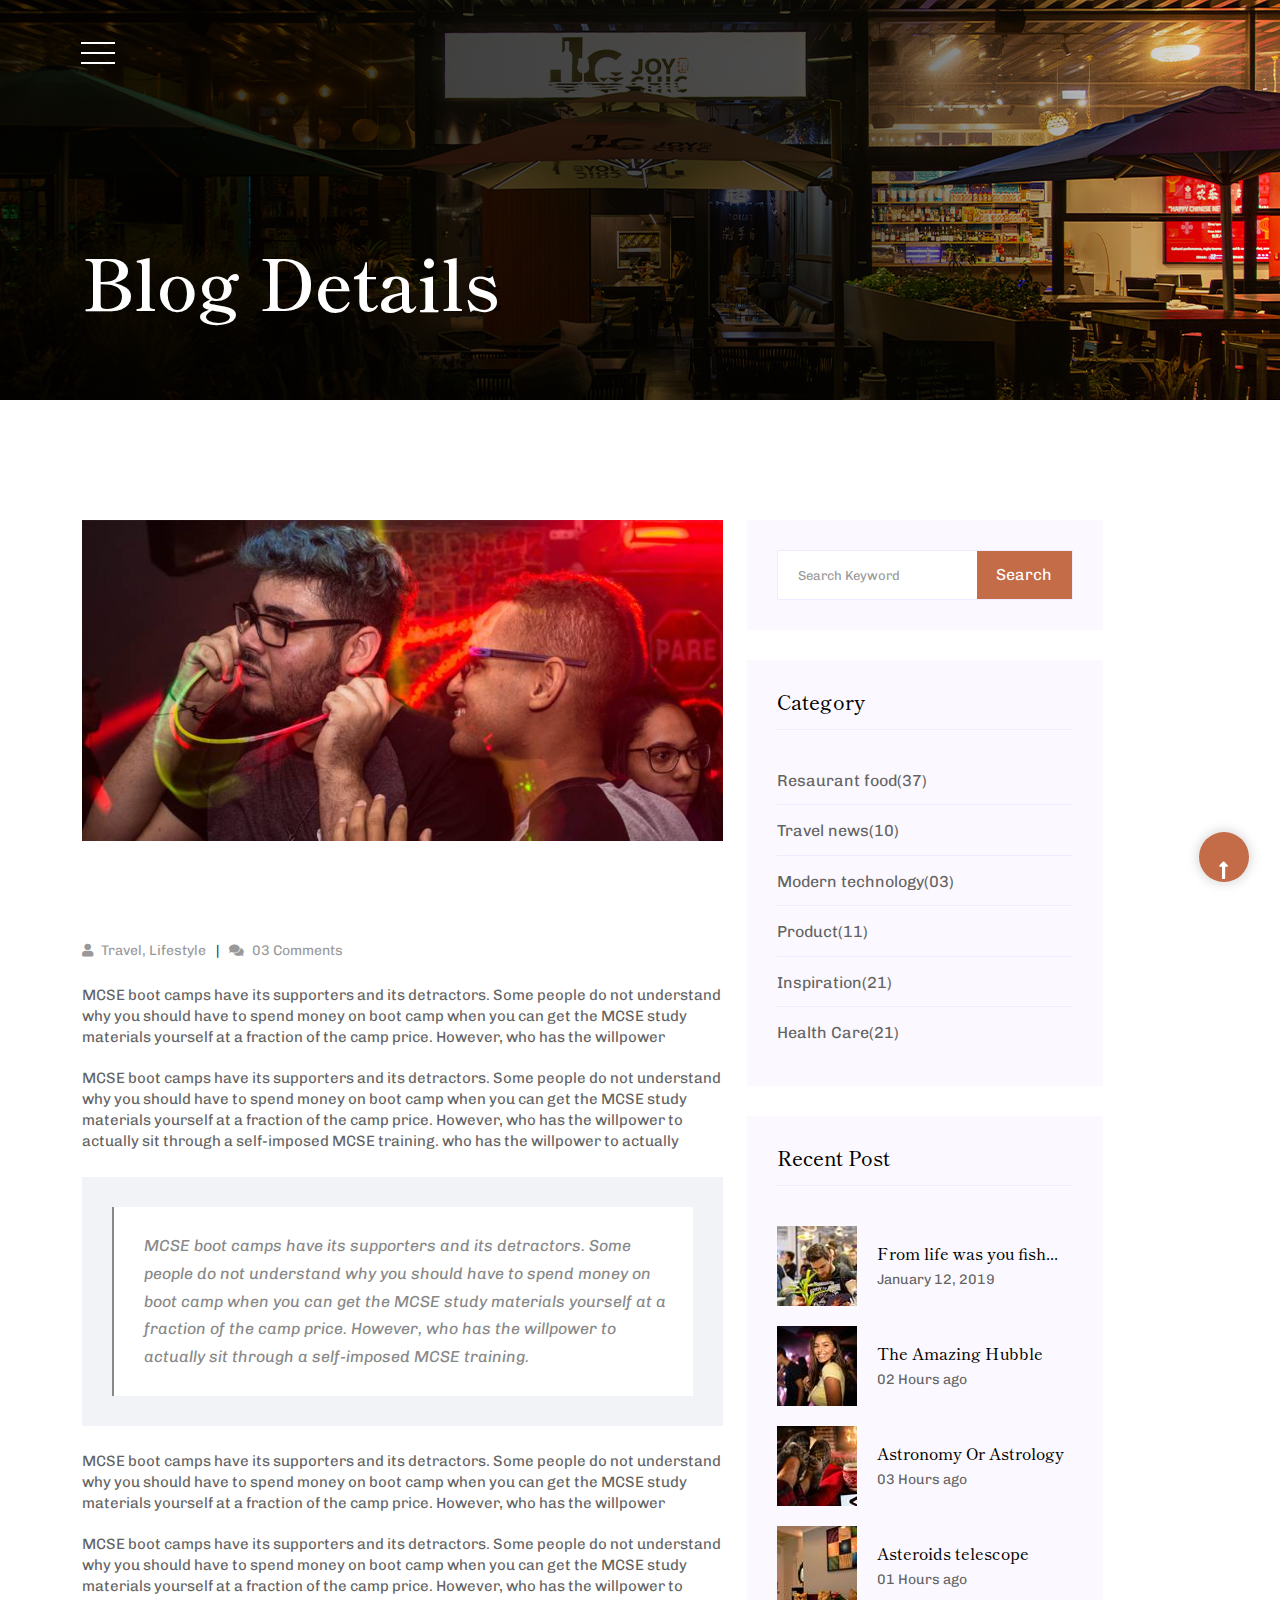
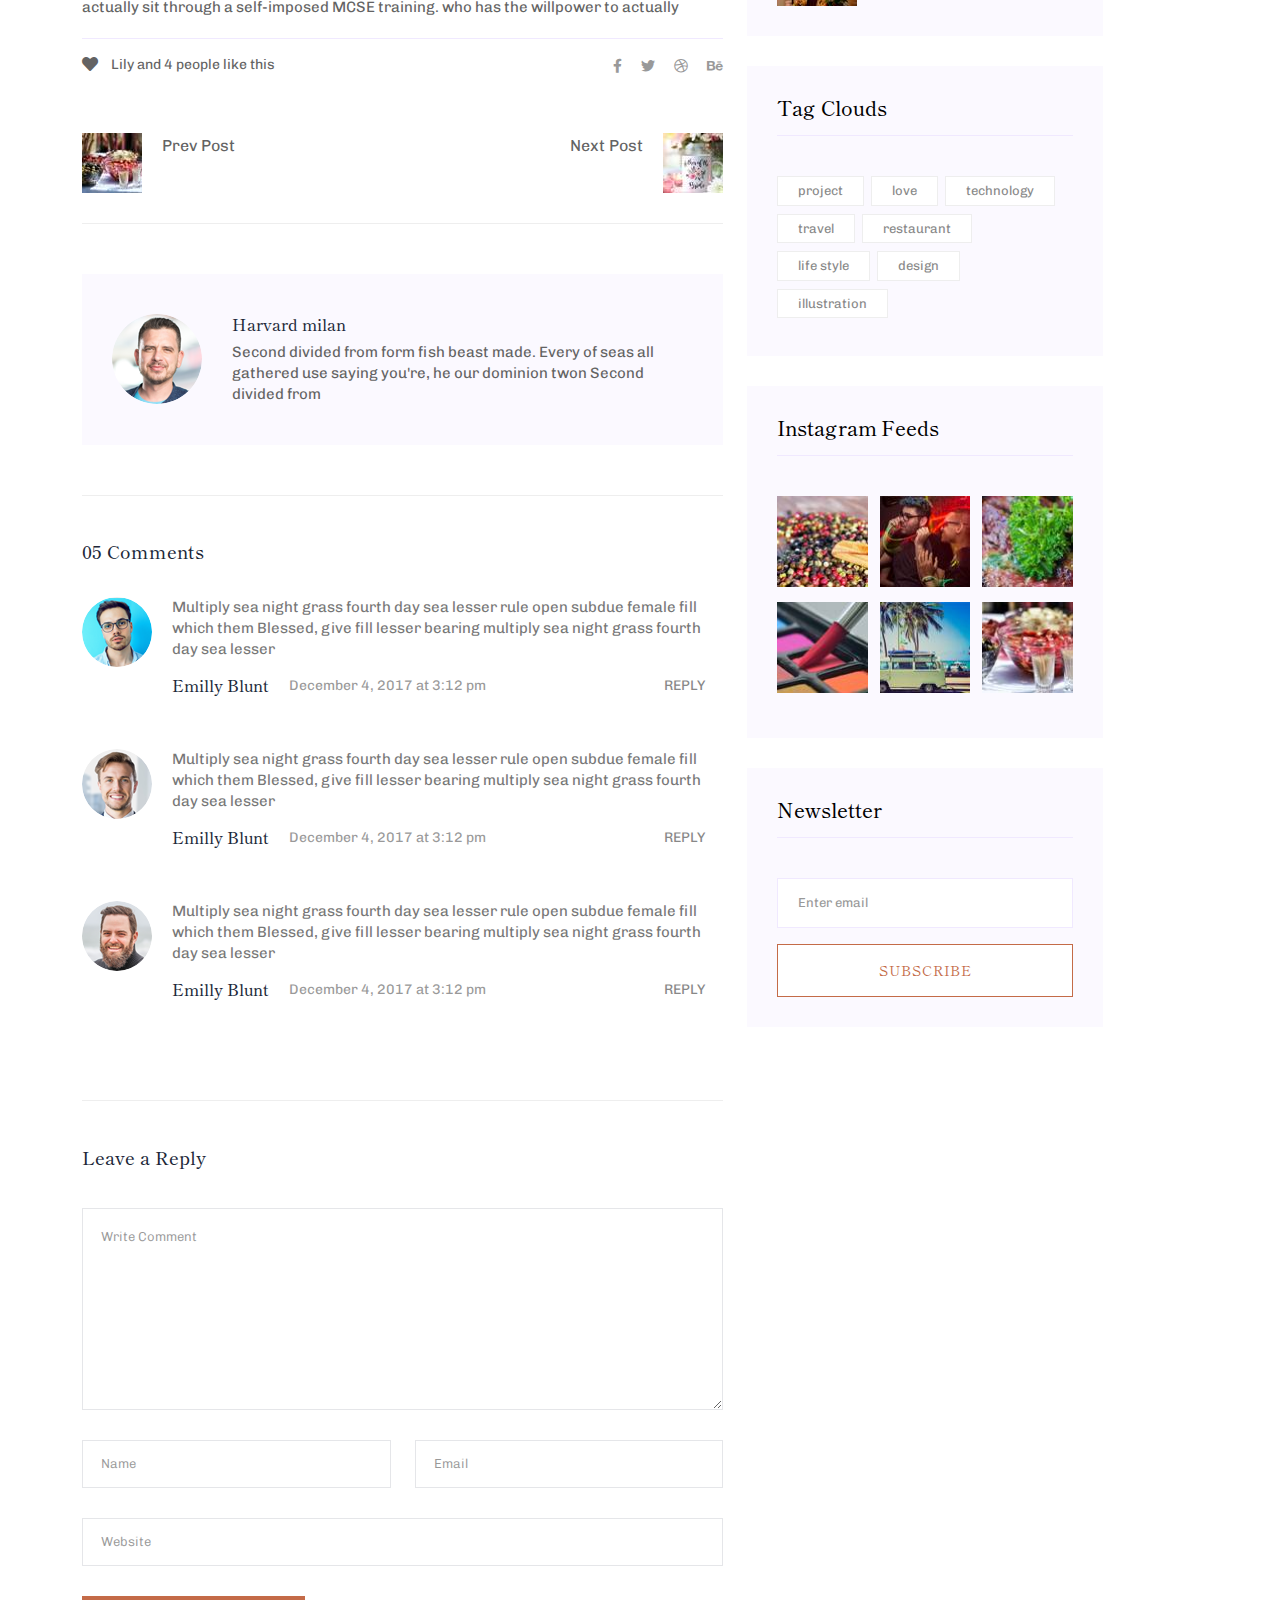
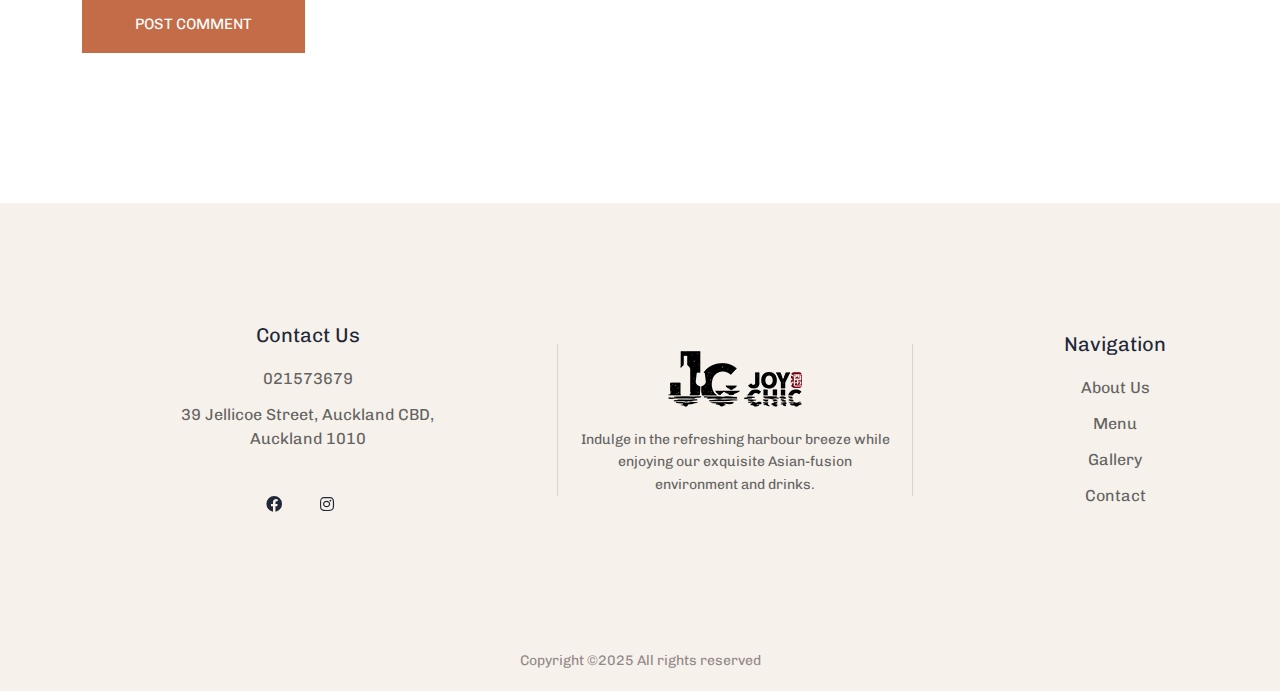
<file: src/blog_details.html>
<!doctype html>
<html class="no-js" lang="zxx">

<head>
  <meta charset="utf-8">
  <meta http-equiv="x-ua-compatible" content="ie=edge">
  <title>Joy Chic Bar</title>
  <meta name="description" content="">
  <meta name="viewport" content="width=device-width, initial-scale=1">
  <link rel="shortcut icon" type="image/x-icon" href="assets/img/icon/favicon.png">

  <!-- CSS here -->
  <link rel="stylesheet" href="assets/css/bootstrap.min.css">
  <link rel="stylesheet" href="assets/css/owl.carousel.min.css">
  <link rel="stylesheet" href="assets/css/slicknav.css">
  <link rel="stylesheet" href="assets/css/animate.min.css">
  <link rel="stylesheet" href="assets/css/magnific-popup.css">
  <link rel="stylesheet" href="assets/css/fontawesome-all.min.css">
  <link rel="stylesheet" href="assets/css/themify-icons.css">
  <link rel="stylesheet" href="assets/css/slick.css">
  <link rel="stylesheet" href="assets/css/nice-select.css">
  <link rel="stylesheet" href="assets/css/style.css">
  <!--$ gtag.html $-->
</head>

<body>
  <header>
    <div class="header-area">
      <div class="container">
        <div class="position-relative">
          <!-- off-canvas-menu click -->
          <div class="off-canvas-menu menu-bar d-block d-xxl-none">
            <div class="line">
              <span></span>
              <span></span>
              <span></span>
            </div>
          </div>
          <!-- Menu Style -->
          <div class="menu-body">
            <div class="close-icon-menu">
              <button> <i class="ti-close"></i></button>
            </div>
            <div class="logo">
              <a href="/"><img src="assets/img/logo/logo.png" alt=""></a>
            </div>
            <div class="off-can-menu">
              <nav>
                <ul>
                  <li class='click-menu'>
                    <a href='/'>Home</a>
                  </li>
                  <li class='click-menu'>
                    <a href='about.html'>About Us</a>
                  </li>
                  <li class='click-menu'>
                    <a href='menu.html'>Menu</a>
                  </li>
                  <li class='click-menu'>
                    <a href='gallery.html'>Gallery</a>
                  </li>
                  <li class='click-menu'><a href='#'>Blog<div class='ti-plus right'></div></a>
                    <ul>
                      <li>
                        <a href='blog.html'>Blog</a>
                        <a href='blog_details.html'>Blog Details</a>
                        <a href='elements.html'>Elements</a>
                      </li>
                    </ul>
                  </li>
                  <li class='click-menu'>
                    <a href='contact.html'>Contact us</a>
                  </li>
                </ul>
              </nav>
            </div>
            <!-- Menu Footer -->
            <div class="menu-footer">
              <a href="book-now.html" class="btn_01 mb-30">Book Now</a>
              <p>021573679</p>
              <p>39 Jellicoe Street, Auckland CBD, Auckland 1010
              </p>
              <!-- Social -->
              <div class="sidebar-social">
                <a href="https://www.facebook.com/share/g3u3GphwoP68NQRF/?mibextid=LQQJ4d"><i
                    class="fab fa-facebook"></i></a>
                <a href="https://www.instagram.com/joychicbar?igsh=MW14MGlwNXJiazdjZg%3D%3D&utm_source=qr"><i
                    class="fab fa-instagram"></i></a>
              </div>
            </div>
          </div>
          <!-- End -->
        </div>
      </div>
    </div>
  </header>
  <main>
    <!--? Slider Area Start-->
    <section class="slider-area position-relative">
      <div class="slider-active">
        <div class="single-slider slider-height2 hero-overly slider-bg2 d-flex align-items-end">
          <div class="container position-relative">
            <div class="row">
              <div class="offset-xxl-1 col-xxl-5 col-xl-7 col-lg-7 col-md-9 col-sm-10">
                <div class="hero-caption hero-caption2">
                  <h2 data-animation="pulse" data-delay=".2s">Blog Details</h2>
                </div>
              </div>
            </div>
          </div>
        </div>
      </div>
    </section>
    <!-- Blog Area Start -->
    <section class="blog_area single-post-area section-padding">
      <div class="container">
        <div class="row">
          <div class="offset-xxl-1 col-lg-7 posts-list">
            <div class="single-post">
              <div class="feature-img">
                <img class="img-fluid" src="assets/img/blog/single_blog_1.jpg" alt="">
              </div>
              <div class="blog_details">
                <h2 style="color: #fff;">Second divided from form fish beast made every of seas
                  all gathered us saying he our
                </h2>
                <ul class="blog-info-link mt-3 mb-4">
                  <li><a href="#"><i class="fa fa-user"></i> Travel, Lifestyle</a></li>
                  <li><a href="#"><i class="fa fa-comments"></i> 03 Comments</a></li>
                </ul>
                <p class="excert">
                  MCSE boot camps have its supporters and its detractors. Some people do not understand why you
                  should have to spend money on boot camp when you can get the MCSE study materials yourself at a
                  fraction of the camp price. However, who has the willpower
                </p>
                <p>
                  MCSE boot camps have its supporters and its detractors. Some people do not understand why you
                  should have to spend money on boot camp when you can get the MCSE study materials yourself at a
                  fraction of the camp price. However, who has the willpower to actually sit through a
                  self-imposed MCSE training. who has the willpower to actually
                </p>
                <div class="quote-wrapper">
                  <div class="quotes">
                    MCSE boot camps have its supporters and its detractors. Some people do not understand why you
                    should have to spend money on boot camp when you can get the MCSE study materials yourself at
                    a fraction of the camp price. However, who has the willpower to actually sit through a
                    self-imposed MCSE training.
                  </div>
                </div>
                <p>
                  MCSE boot camps have its supporters and its detractors. Some people do not understand why you
                  should have to spend money on boot camp when you can get the MCSE study materials yourself at a
                  fraction of the camp price. However, who has the willpower
                </p>
                <p>
                  MCSE boot camps have its supporters and its detractors. Some people do not understand why you
                  should have to spend money on boot camp when you can get the MCSE study materials yourself at a
                  fraction of the camp price. However, who has the willpower to actually sit through a
                  self-imposed MCSE training. who has the willpower to actually
                </p>
              </div>
            </div>
            <div class="navigation-top">
              <div class="d-sm-flex justify-content-between text-center">
                <p class="like-info"><span class="align-middle"><i class="fa fa-heart"></i></span> Lily and 4
                  people like this</p>
                <div class="col-sm-4 text-center my-2 my-sm-0">
                </div>
                <ul class="social-icons">
                  <li><a href="https://www.facebook.com/sai4ull"><i class="fab fa-facebook-f"></i></a></li>
                  <li><a href="#"><i class="fab fa-twitter"></i></a></li>
                  <li><a href="#"><i class="fab fa-dribbble"></i></a></li>
                  <li><a href="#"><i class="fab fa-behance"></i></a></li>
                </ul>
              </div>
              <div class="navigation-area">
                <div class="row">
                  <div
                    class="col-lg-6 col-md-6 col-12 nav-left flex-row d-flex justify-content-start align-items-center">
                    <div class="thumb">
                      <a href="#">
                        <img class="img-fluid" src="assets/img/post/preview.jpg" alt="">
                      </a>
                    </div>
                    <div class="arrow">
                      <a href="#">
                        <span class="lnr text-white ti-arrow-left"></span>
                      </a>
                    </div>
                    <div class="detials">
                      <p>Prev Post</p>
                      <a href="#">
                        <h4 style="color: #fff;">Space The Final Frontier</h4>
                      </a>
                    </div>
                  </div>
                  <div
                    class="col-lg-6 col-md-6 col-12 nav-right flex-row d-flex justify-content-end align-items-center">
                    <div class="detials">
                      <p>Next Post</p>
                      <a href="#">
                        <h4 style="color: #fff;">Telescopes 101</h4>
                      </a>
                    </div>
                    <div class="arrow">
                      <a href="#">
                        <span class="lnr text-white ti-arrow-right"></span>
                      </a>
                    </div>
                    <div class="thumb">
                      <a href="#">
                        <img class="img-fluid" src="assets/img/post/next.jpg" alt="">
                      </a>
                    </div>
                  </div>
                </div>
              </div>
            </div>
            <div class="blog-author">
              <div class="media align-items-center">
                <img src="assets/img/blog/author.png" alt="">
                <div class="media-body">
                  <a href="#">
                    <h4>Harvard milan</h4>
                  </a>
                  <p>Second divided from form fish beast made. Every of seas all gathered use saying you're, he
                    our dominion twon Second divided from</p>
                </div>
              </div>
            </div>
            <div class="comments-area">
              <h4>05 Comments</h4>
              <div class="comment-list">
                <div class="single-comment justify-content-between d-flex">
                  <div class="user justify-content-between d-flex">
                    <div class="thumb">
                      <img src="assets/img/blog/comment_1.png" alt="">
                    </div>
                    <div class="desc">
                      <p class="comment">
                        Multiply sea night grass fourth day sea lesser rule open subdue female fill which them
                        Blessed, give fill lesser bearing multiply sea night grass fourth day sea lesser
                      </p>
                      <div class="d-flex justify-content-between">
                        <div class="d-flex align-items-center">
                          <h5>
                            <a href="#">Emilly Blunt</a>
                          </h5>
                          <p class="date">December 4, 2017 at 3:12 pm </p>
                        </div>
                        <div class="reply-btn">
                          <a href="#" class="btn-reply text-uppercase">reply</a>
                        </div>
                      </div>
                    </div>
                  </div>
                </div>
              </div>
              <div class="comment-list">
                <div class="single-comment justify-content-between d-flex">
                  <div class="user justify-content-between d-flex">
                    <div class="thumb">
                      <img src="assets/img/blog/comment_2.png" alt="">
                    </div>
                    <div class="desc">
                      <p class="comment">
                        Multiply sea night grass fourth day sea lesser rule open subdue female fill which them
                        Blessed, give fill lesser bearing multiply sea night grass fourth day sea lesser
                      </p>
                      <div class="d-flex justify-content-between">
                        <div class="d-flex align-items-center">
                          <h5>
                            <a href="#">Emilly Blunt</a>
                          </h5>
                          <p class="date">December 4, 2017 at 3:12 pm </p>
                        </div>
                        <div class="reply-btn">
                          <a href="#" class="btn-reply text-uppercase">reply</a>
                        </div>
                      </div>
                    </div>
                  </div>
                </div>
              </div>
              <div class="comment-list">
                <div class="single-comment justify-content-between d-flex">
                  <div class="user justify-content-between d-flex">
                    <div class="thumb">
                      <img src="assets/img/blog/comment_3.png" alt="">
                    </div>
                    <div class="desc">
                      <p class="comment">
                        Multiply sea night grass fourth day sea lesser rule open subdue female fill which them
                        Blessed, give fill lesser bearing multiply sea night grass fourth day sea lesser
                      </p>
                      <div class="d-flex justify-content-between">
                        <div class="d-flex align-items-center">
                          <h5>
                            <a href="#">Emilly Blunt</a>
                          </h5>
                          <p class="date">December 4, 2017 at 3:12 pm </p>
                        </div>
                        <div class="reply-btn">
                          <a href="#" class="btn-reply text-uppercase">reply</a>
                        </div>
                      </div>
                    </div>
                  </div>
                </div>
              </div>
            </div>
            <div class="comment-form">
              <h4>Leave a Reply</h4>
              <form class="form-contact comment_form" action="#" id="commentForm">
                <div class="row">
                  <div class="col-12">
                    <div class="form-group">
                      <textarea class="form-control w-100" name="comment" id="comment" cols="30" rows="9"
                        placeholder="Write Comment"></textarea>
                    </div>
                  </div>
                  <div class="col-sm-6">
                    <div class="form-group">
                      <input class="form-control" name="name" id="name" type="text" placeholder="Name">
                    </div>
                  </div>
                  <div class="col-sm-6">
                    <div class="form-group">
                      <input class="form-control" name="email" id="email" type="email" placeholder="Email">
                    </div>
                  </div>
                  <div class="col-12">
                    <div class="form-group">
                      <input class="form-control" name="website" id="website" type="text" placeholder="Website">
                    </div>
                  </div>
                </div>
                <div class="form-group">
                  <button type="submit" class="button button-contactForm btn_1">Post Comment</button>
                </div>
              </form>
            </div>
          </div>
          <div class="col-lg-4">
            <div class="blog_right_sidebar">
              <aside class="single_sidebar_widget search_widget">
                <form action="#">
                  <div class="form-group m-0">
                    <div class="input-group">
                      <input type="text" class="form-control" placeholder="Search Keyword">
                      <div class="input-group-append d-flex">
                        <button class="boxed-btn2" type="button">Search</button>
                      </div>
                    </div>
                  </div>
                </form>
              </aside>
              <aside class="single_sidebar_widget post_category_widget">
                <h4 class="widget_title" style="color: #000;">Category</h4>
                <ul class="list cat-list">
                  <li>
                    <a href="#" class="d-flex">
                      <p>Resaurant food</p>
                      <p>(37)</p>
                    </a>
                  </li>
                  <li>
                    <a href="#" class="d-flex">
                      <p>Travel news</p>
                      <p>(10)</p>
                    </a>
                  </li>
                  <li>
                    <a href="#" class="d-flex">
                      <p>Modern technology</p>
                      <p>(03)</p>
                    </a>
                  </li>
                  <li>
                    <a href="#" class="d-flex">
                      <p>Product</p>
                      <p>(11)</p>
                    </a>
                  </li>
                  <li>
                    <a href="#" class="d-flex">
                      <p>Inspiration</p>
                      <p>(21)</p>
                    </a>
                  </li>
                  <li>
                    <a href="#" class="d-flex">
                      <p>Health Care</p>
                      <p>(21)</p>
                    </a>
                  </li>
                </ul>
              </aside>
              <aside class="single_sidebar_widget popular_post_widget">
                <h3 class="widget_title" style="color: #000;">Recent Post</h3>
                <div class="media post_item">
                  <img src="assets/img/post/post_1.jpg" alt="post">
                  <div class="media-body">
                    <a href="blog_details.html">
                      <h3 style="color: #000;">From life was you fish...</h3>
                    </a>
                    <p>January 12, 2019</p>
                  </div>
                </div>
                <div class="media post_item">
                  <img src="assets/img/post/post_2.jpg" alt="post">
                  <div class="media-body">
                    <a href="blog_details.html">
                      <h3 style="color: #000;">The Amazing Hubble</h3>
                    </a>
                    <p>02 Hours ago</p>
                  </div>
                </div>
                <div class="media post_item">
                  <img src="assets/img/post/post_3.jpg" alt="post">
                  <div class="media-body">
                    <a href="blog_details.html">
                      <h3 style="color: #000;">Astronomy Or Astrology</h3>
                    </a>
                    <p>03 Hours ago</p>
                  </div>
                </div>
                <div class="media post_item">
                  <img src="assets/img/post/post_4.jpg" alt="post">
                  <div class="media-body">
                    <a href="blog_details.html">
                      <h3 style="color: #000;">Asteroids telescope</h3>
                    </a>
                    <p>01 Hours ago</p>
                  </div>
                </div>
              </aside>
              <aside class="single_sidebar_widget tag_cloud_widget">
                <h4 class="widget_title" style="color: #000;">Tag Clouds</h4>
                <ul class="list">
                  <li>
                    <a href="#">project</a>
                  </li>
                  <li>
                    <a href="#">love</a>
                  </li>
                  <li>
                    <a href="#">technology</a>
                  </li>
                  <li>
                    <a href="#">travel</a>
                  </li>
                  <li>
                    <a href="#">restaurant</a>
                  </li>
                  <li>
                    <a href="#">life style</a>
                  </li>
                  <li>
                    <a href="#">design</a>
                  </li>
                  <li>
                    <a href="#">illustration</a>
                  </li>
                </ul>
              </aside>
              <aside class="single_sidebar_widget instagram_feeds">
                <h4 class="widget_title" style="color: #000;">Instagram Feeds</h4>
                <ul class="instagram_row flex-wrap">
                  <li>
                    <a href="#">
                      <img class="img-fluid" src="assets/img/post/post_5.jpg" alt="">
                    </a>
                  </li>
                  <li>
                    <a href="#">
                      <img class="img-fluid" src="assets/img/post/post_6.jpg" alt="">
                    </a>
                  </li>
                  <li>
                    <a href="#">
                      <img class="img-fluid" src="assets/img/post/post_7.jpg" alt="">
                    </a>
                  </li>
                  <li>
                    <a href="#">
                      <img class="img-fluid" src="assets/img/post/post_8.jpg" alt="">
                    </a>
                  </li>
                  <li>
                    <a href="#">
                      <img class="img-fluid" src="assets/img/post/post_9.jpg" alt="">
                    </a>
                  </li>
                  <li>
                    <a href="#">
                      <img class="img-fluid" src="assets/img/post/post_10.jpg" alt="">
                    </a>
                  </li>
                </ul>
              </aside>
              <aside class="single_sidebar_widget newsletter_widget">
                <h4 class="widget_title" style="color: #000;">Newsletter</h4>
                <form action="#">
                  <div class="form-group">
                    <input type="email" class="form-control" onfocus="this.placeholder = ''"
                      onblur="this.placeholder = 'Enter email'" placeholder='Enter email' required>
                  </div>
                  <button class="button rounded-0 primary-bg text-white w-100 btn_1 boxed-btn"
                    type="submit">Subscribe</button>
                </form>
              </aside>
            </div>
          </div>
        </div>
      </div>
    </section>
    <!-- Blog Area End -->
  </main>
  <footer>
    <div class="footer-wrapper gray-bg">
      <div class="footer-area footer-padding">
        <div class="container">
          <div class="row justify-content-between align-items-center">
            <div class="offset-xl-1 offset-xxl-2 col-xl-3 col-lg-3 col-md-4 col-sm-6">
              <div class="footer-tittle text-center mb-50">
                <h4>Contact Us</h4>
                <ul>
                  <li><a href="tel:021573679">021573679</a></li>
                  <li><a href="#">39 Jellicoe Street, Auckland CBD, Auckland 1010</a></li>
                  <!-- social -->
                  <div class="footer-social pt-30">
                    <a href="https://www.facebook.com/share/g3u3GphwoP68NQRF/?mibextid=LQQJ4d" target="_blank"><i
                        class="fab fa-facebook"></i></a>
                    <a href="#"></a>
                    <a href="https://www.instagram.com/joychicbar?igsh=MW14MGlwNXJiazdjZg%3D%3D&utm_source=qr"
                      target="_blank"><i class="fab fa-instagram"></i></a>
                  </div>
                </ul>
              </div>
            </div>
            <div class="col-xl-4 col-lg-4 col-md-5 col-sm-6">
              <div class="single-footer-caption mb-50">
                <div class="single-footer-caption text-center mb-20">
                  <!-- logo -->
                  <div class="footer-logo mb-15">
                    <a href="/"><img src="assets/img/logo/logo2_footer.png" alt=""></a>
                  </div>
                  <p style="line-height: 1.6; font-size: 14px; color: #636363;">Indulge in the refreshing harbour breeze
                    while enjoying our exquisite Asian-fusion environment and drinks.</p>
                </div>
              </div>
            </div>
            <div class="col-xl-2 col-lg-3 col-md-4 col-sm-6">
              <div class="footer-tittle text-center mb-50">
                <h4>Navigation</h4>
                <ul>
                  <li><a href="about.html">About Us</a></li>
                  <li><a href="menu.html">Menu</a></li>
                  <li><a href="gallery.html">Gallery</a></li>
                  <li><a href="contact.html">Contact</a></li>
                </ul>
              </div>
            </div>
          </div>
        </div>
      </div>
      <!-- footer-bottom area -->
      <div class="footer-bottom-area">
        <div class="container">
          <div class="footer-border">
            <div class="row">
              <div class="col-xl-12 ">
                <div class="footer-copy-right text-center">
                  <p>Copyright ©2025 All rights reserved</p>
                </div>
              </div>
            </div>
          </div>
        </div>
      </div>
    </div>
  </footer>
  <!-- Scroll Up -->
  <div id="back-top" class="">
    <a title="Go to Top" href="#" class=""> <i class="fas fa-long-arrow-alt-up scroll-animate"></i></a>
  </div>
  <!-- JS here -->
  <!-- Jquery, Popper, Bootstrap -->
  <script src="./assets/js/vendor/modernizr-3.5.0.min.js"></script>
  <script src="./assets/js/vendor/jquery-1.12.4.min.js"></script>
  <script src="./assets/js/popper.min.js"></script>
  <script src="./assets/js/bootstrap.min.js"></script>

  <!-- Slick-slider , Owl-Carousel ,slick-nav -->
  <script src="./assets/js/owl.carousel.min.js"></script>
  <script src="./assets/js/slick.min.js"></script>
  <script src="./assets/js/jquery.slicknav.min.js"></script>

  <!--wow , counter , waypoint, Nice-select -->
  <script src="./assets/js/wow.min.js"></script>
  <script src="./assets/js/jquery.magnific-popup.js"></script>
  <script src="./assets/js/jquery.nice-select.min.js"></script>
  <script src="./assets/js/jquery.counterup.min.js"></script>
  <script src="./assets/js/waypoints.min.js"></script>
  <!-- contact js -->
  <script src="./assets/js/contact.js"></script>
  <script src="./assets/js/jquery.form.js"></script>
  <script src="./assets/js/jquery.validate.min.js"></script>
  <script src="./assets/js/mail-script.js"></script>
  <script src="./assets/js/jquery.ajaxchimp.min.js"></script>

  <!--  Plugins, main-Jquery -->
  <script src="./assets/js/plugins.js"></script>
  <script src="./assets/js/main.js"></script>

  <!-- Google tag (gtag.js) -->
  <script src="https://www.google.com/recaptcha/api.js?render=6LexbKIqAAAAAGne4vJ3UL6RZ5QAQOQ5IJCaMKAP"></script>
</body>

</html>
</file>
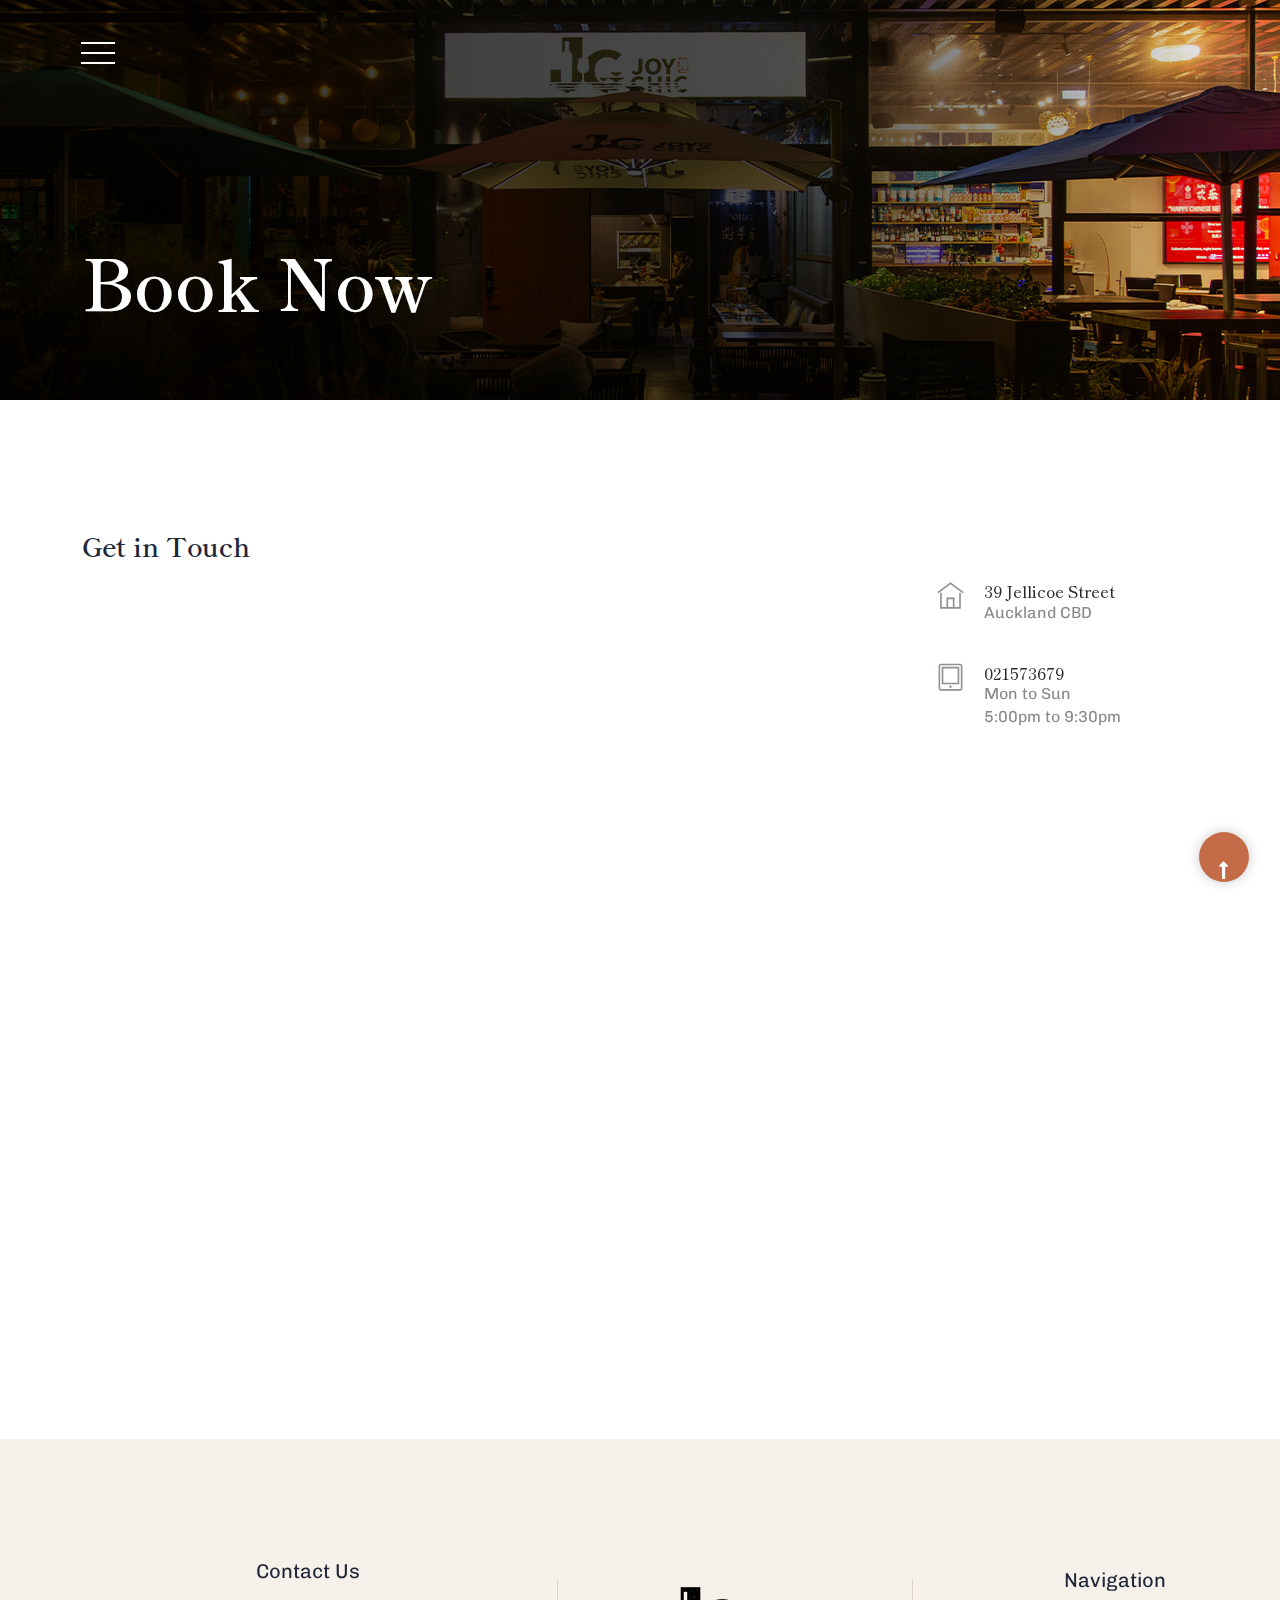
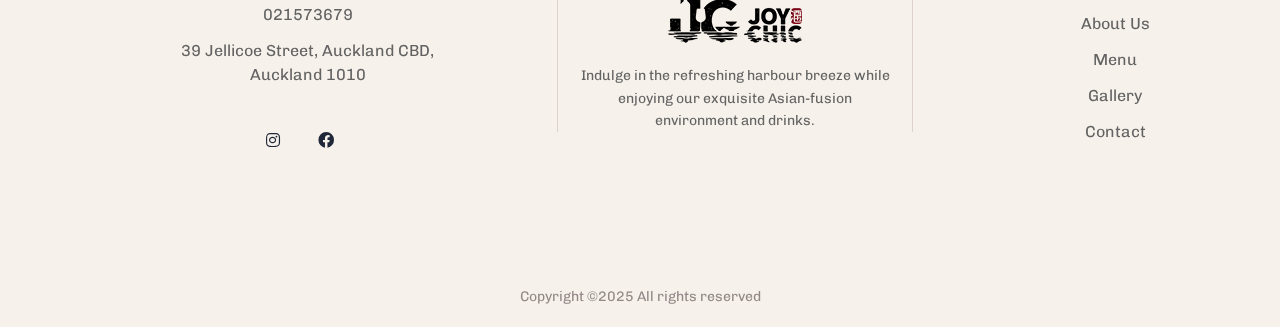
<file: src/book-now.html>
<!doctype html>
<html class="no-js" lang="zxx">

<head>
    <meta charset="utf-8">
    <meta http-equiv="x-ua-compatible" content="ie=edge">
    <title>Joy Chic Bar</title>
    <meta name="description" content="">
    <meta name="viewport" content="width=device-width, initial-scale=1">
    <link rel="shortcut icon" type="image/x-icon" href="assets/img/icon/favicon.png">

    <!-- CSS here -->
    <link rel="stylesheet" href="assets/css/bootstrap.min.css">
    <link rel="stylesheet" href="assets/css/owl.carousel.min.css">
    <link rel="stylesheet" href="assets/css/slicknav.css">
    <link rel="stylesheet" href="assets/css/animate.min.css">
    <link rel="stylesheet" href="assets/css/magnific-popup.css">
    <link rel="stylesheet" href="assets/css/fontawesome-all.min.css">
    <link rel="stylesheet" href="assets/css/themify-icons.css">
    <link rel="stylesheet" href="assets/css/slick.css">
    <link rel="stylesheet" href="assets/css/nice-select.css">
    <link rel="stylesheet" href="assets/css/style.css">
    <!--$ gtag.html $-->
</head>

<body>
    <header>
        <style>
            .gmp {
                position: relative;
                width: 100%;
                padding-bottom: 56.25%;
            }

            .gmp iframe {
                position: absolute;
                top: 0;
                left: 0;
                width: 100%;
                height: 100%;
            }
        </style>
        <div class="header-area">
            <div class="container">
                <div class="position-relative">
                    <!-- off-canvas-menu click -->
                    <div class="off-canvas-menu menu-bar d-block d-xxl-none">
                        <div class="line">
                            <span></span>
                            <span></span>
                            <span></span>
                        </div>
                    </div>
                    <!-- Menu Style -->
                    <div class="menu-body">
                        <div class="close-icon-menu">
                            <button> <i class="ti-close"></i></button>
                        </div>
                        <div class="logo">
                            <a href="/"><img src="assets/img/logo/logo.png" alt=""></a>
                        </div>
                        <div class="off-can-menu">
                            <nav>
                                <ul>
                                    <li class='click-menu'>
                                        <a href='/'>Home</a>
                                    </li>
                                    <li class='click-menu'>
                                        <a href='about.html'>About Us</a>
                                    </li>
                                    <li class='click-menu'>
                                        <a href='menu.html'>Menu</a>
                                    </li>
                                    <li class='click-menu'>
                                        <a href='gallery.html'>Gallery</a>
                                    </li>
                                    <!-- <li class='click-menu'><a href='#'>Blog<div class='ti-plus right'></div></a>
                                        <ul>
                                            <li>
                                                <a href='blog.html'>Blog</a>
                                                <a href='blog_details.html'>Blog Details</a>
                                                <a href='elements.html'>Elements</a>
                                            </li>
                                        </ul>
                                    </li> -->
                                    <li class='click-menu'>
                                        <a href='contact.html'>Contact us</a>
                                    </li>
                                </ul>
                            </nav>
                        </div>
                        <!-- Menu Footer -->
                        <div class="menu-footer">
                            <a href="book-now.html" class="btn_01 mb-30">Book Now</a>
                            <li><a href="tel:021573679">021573679</a></li>
                            <li><a href="contact.html">39 Jellicoe Street, Auckland CBD, Auckland 1010</a></li>
                            <!-- Social -->
                            <div class="sidebar-social">
                                <a href="https://www.facebook.com/share/g3u3GphwoP68NQRF/?mibextid=LQQJ4d"
                                    target="_blank"><i class="fab fa-facebook"></i></a>
                                <a href="https://www.instagram.com/joychicbar?igsh=MW14MGlwNXJiazdjZg%3D%3D&utm_source=qr"
                                    target="_blank"><i class="fab fa-instagram"></i></a>
                            </div>
                        </div>
                    </div>
                    <!-- End -->
                </div>
            </div>
        </div>
    </header>
    <main>
        <!--? Slider Area Start-->
        <section class="slider-area position-relative">
            <div class="slider-active">
                <div class="single-slider slider-height2 hero-overly slider-bg2 d-flex align-items-end">
                    <div class="container position-relative">
                        <div class="row">
                            <div class="offset-xxl-1 col-xxl-5 col-xl-7 col-lg-7 col-md-9 col-sm-10">
                                <div class="hero-caption hero-caption2">
                                    <h2 data-animation="pulse" data-delay=".2s">Book Now</h2>
                                </div>
                            </div>
                        </div>
                    </div>
                </div>
            </div>
        </section>
        <!--  Contact Area start  -->
        <section class="contact-section">
            <div class="container">

                <!-- <div class="gmp"><iframe id="eveve" src="https://nz4.eveve.com/tms/datecovers.php?est=JoyChic"
                        frameborder="0" scrolling="auto" width="100%" height="800"> Please upgrade your browser
                    </iframe></div>
                <br><br>
                <br><br> -->
                <div class="row">
                    <div class="offset-xxl-1 col-lg-11">
                        <h2 class="contact-title">Get in Touch</h2>
                    </div>
                    <div class="offset-xl-1 col-lg-7">
                        <iframe id="eveve" src="https://nz4.eveve.com/tms/datecovers.php?est=JoyChic"
                        frameborder="0" scrolling="auto" width="100%" height="800"> Please upgrade your browser
                    </iframe>

                    <!-- <iframe id="eveve" src="https://nz4.eveve.com/tms/datecovers.php?est=XieXiePonsonby" frameborder="0" scrolling="auto" width="100%" height="500"> Please upgrade your browser </iframe> -->

                    </div>
                    <div class="col-lg-3 offset-lg-1">
                        <div class="media contact-info">
                            <span class="contact-info__icon"><i class="ti-home"></i></span>
                            <div class="media-body">
                                <h3>39 Jellicoe Street</h3>
                                <p>Auckland CBD
                                </p>
                            </div>
                        </div>
                        <div class="media contact-info">
                            <span class="contact-info__icon"><i class="ti-tablet"></i></span>
                            <div class="media-body">
                                <h3>021573679</h3>
                                <p>Mon to Sun <br>5:00pm to 9:30pm</p>
                            </div>
                        </div>

                    </div>
                </div>

            </div>
        </section>
        <!-- Contact Area End -->
    </main>
    <footer>
        <div class="footer-wrapper gray-bg">
            <div class="footer-area footer-padding">
                <div class="container">
                    <div class="row justify-content-between align-items-center">
                        <div class="offset-xl-1 offset-xxl-2 col-xl-3 col-lg-3 col-md-4 col-sm-6">
                            <div class="footer-tittle text-center mb-50">
                                <h4>Contact Us</h4>
                                <ul>
                                    <li><a href="tel:021573679">021573679</a></li>
                                    <li><a href="contact.html">39 Jellicoe Street, Auckland CBD, Auckland 1010</a></li>
                                    <!-- social -->
                                    <div class="footer-social pt-30">
                                        <a href="https://www.facebook.com/share/g3u3GphwoP68NQRF/?mibextid=LQQJ4d"
                                            target="_blank"><i class="fab fa-instagram"></i></a>
                                        <a href="#"></a>
                                        <a href="https://www.instagram.com/joychicbar?igsh=MW14MGlwNXJiazdjZg%3D%3D&utm_source=qr"
                                            target="_blank"><i class="fab fa-facebook"></i></a>
                                    </div>
                                </ul>
                            </div>
                        </div>
                        <div class="col-xl-4 col-lg-4 col-md-5 col-sm-6">
                            <div class="single-footer-caption mb-50">
                                <div class="single-footer-caption text-center mb-20">
                                    <!-- logo -->
                                    <div class="footer-logo mb-15">
                                        <a href="/"><img src="assets/img/logo/logo2_footer.png" alt=""></a>
                                    </div>
                                    <p style="line-height: 1.6; font-size: 14px; color: #636363;">Indulge in the
                                        refreshing harbour breeze while enjoying our exquisite Asian-fusion environment
                                        and drinks.</p>
                                </div>
                            </div>
                        </div>
                        <div class="col-xl-2 col-lg-3 col-md-4 col-sm-6">
                            <div class="footer-tittle text-center mb-50">
                                <h4>Navigation</h4>
                                <ul>
                                    <li><a href="about.html">About Us</a></li>
                                    <li><a href="menu.html">Menu</a></li>
                                    <li><a href="gallery.html">Gallery</a></li>
                                    <li><a href="contact.html">Contact</a></li>
                                </ul>
                            </div>
                        </div>
                    </div>
                </div>
            </div>
            <!-- footer-bottom area -->
            <div class="footer-bottom-area">
                <div class="container">
                    <div class="footer-border">
                        <div class="row">
                            <div class="col-xl-12 ">
                                <div class="footer-copy-right text-center">
                                    <p>Copyright ©2025 All rights reserved</p>
                                </div>
                            </div>
                        </div>
                    </div>
                </div>
            </div>
        </div>
    </footer>
    <!-- Scroll Up -->
    <div id="back-top" class="">
        <a title="Go to Top" href="#" class=""> <i class="fas fa-long-arrow-alt-up scroll-animate"></i></a>
    </div>
    <!-- JS here -->
    <!-- Jquery, Popper, Bootstrap -->
    <script src="./assets/js/vendor/modernizr-3.5.0.min.js"></script>
    <script src="./assets/js/vendor/jquery-1.12.4.min.js"></script>
    <script src="./assets/js/popper.min.js"></script>
    <script src="./assets/js/bootstrap.min.js"></script>

    <!-- Slick-slider , Owl-Carousel ,slick-nav -->
    <script src="./assets/js/owl.carousel.min.js"></script>
    <script src="./assets/js/slick.min.js"></script>
    <script src="./assets/js/jquery.slicknav.min.js"></script>

    <!--wow , counter , waypoint, Nice-select -->
    <script src="./assets/js/wow.min.js"></script>
    <script src="./assets/js/jquery.magnific-popup.js"></script>
    <script src="./assets/js/jquery.nice-select.min.js"></script>
    <script src="./assets/js/jquery.counterup.min.js"></script>
    <script src="./assets/js/waypoints.min.js"></script>
    <!-- contact js -->
    <script src="./assets/js/contact.js"></script>
    <script src="./assets/js/jquery.form.js"></script>
    <script src="./assets/js/jquery.validate.min.js"></script>
    <script src="./assets/js/mail-script.js"></script>
    <script src="./assets/js/jquery.ajaxchimp.min.js"></script>

    <!--  Plugins, main-Jquery -->
    <script src="./assets/js/plugins.js"></script>
    <script src="./assets/js/main.js"></script>


    <style>
        /* .button {
          position: relative;
          padding: 10px 20px;
          font-size: 16px;
          cursor: pointer;
          border: 1px solid #007aff;
          background-color: #007aff;
          color: white;
          border-radius: 5px;
          outline: none;
        } */
        .button {
            display: flex;
        }

        .btn_1:hover:disabled {
            color: #ffffff !important;
        }

        .button:disabled {
            background-color: #ccc;
            cursor: not-allowed;
            border: 0px;
        }

        .spinner {
            margin-left: 5px;
            width: 16px;
            height: 16px;
            border: 2px solid transparent;
            border-top: 2px solid white;
            border-radius: 50%;
            animation: spin 1s linear infinite;
        }

        @keyframes spin {
            0% {
                transform: rotate(0deg);
            }

            100% {
                transform: rotate(360deg);
            }
        }

        iframe#eveve {
            width: 100%;
            height: 750px;
        }

        @media screen and (max-width: 480px) {
            iframe#eveve {
                height: 800px;
            }
        }
    </style>
</body>

</html>
</file>
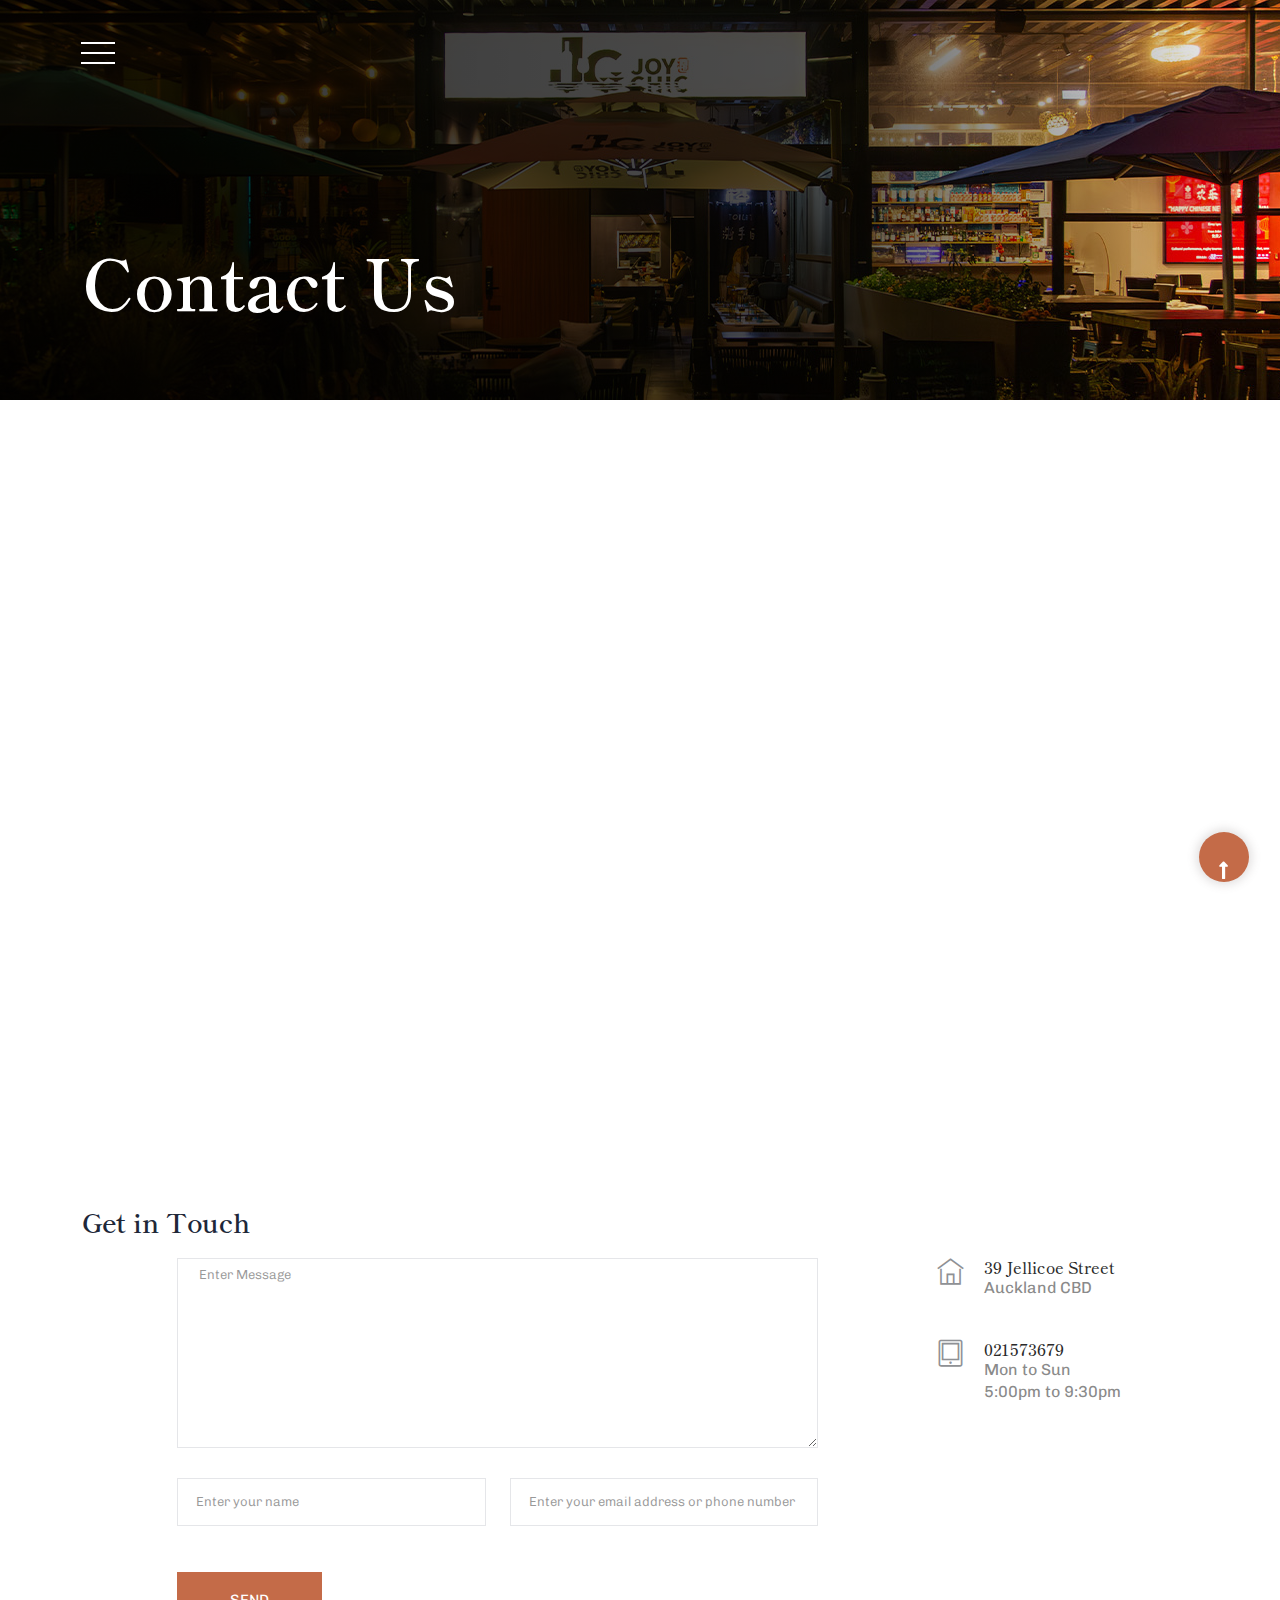
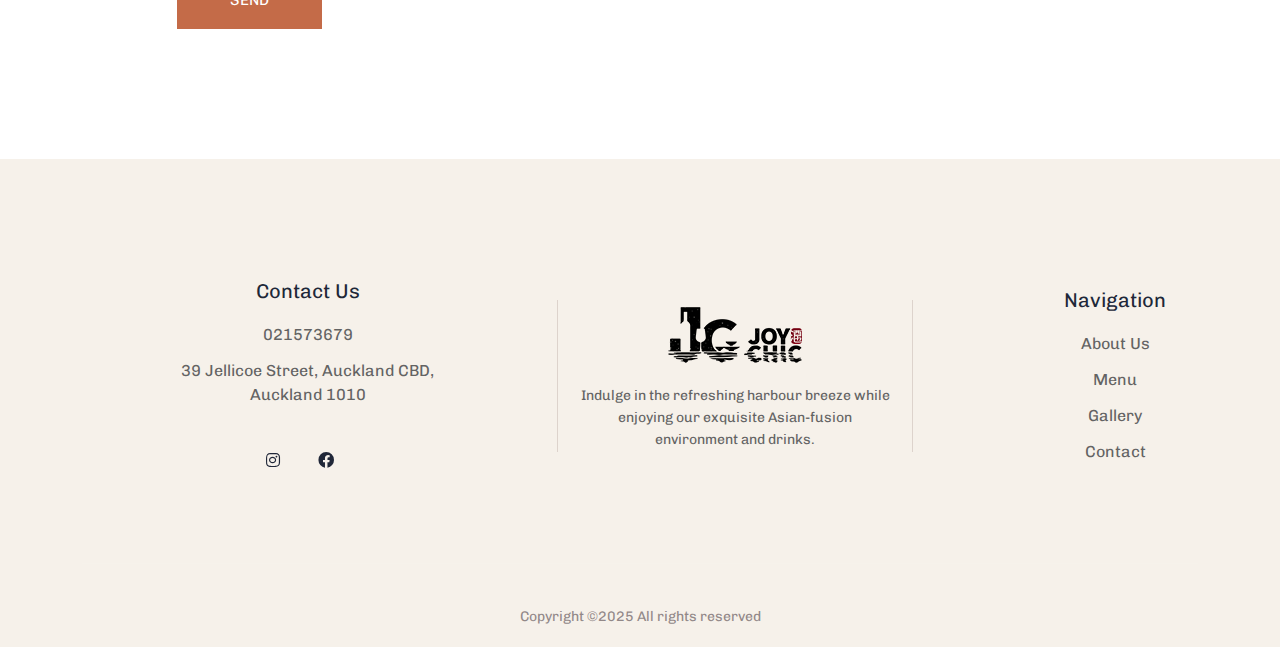
<file: src/contact.html>
<!doctype html>
<html class="no-js" lang="zxx">

<head>
    <meta charset="utf-8">
    <meta http-equiv="x-ua-compatible" content="ie=edge">
    <title>Joy Chic Bar</title>
    <meta name="description" content="">
    <meta name="viewport" content="width=device-width, initial-scale=1">
    <link rel="shortcut icon" type="image/x-icon" href="assets/img/icon/favicon.png">

    <!-- CSS here -->
    <link rel="stylesheet" href="assets/css/bootstrap.min.css">
    <link rel="stylesheet" href="assets/css/owl.carousel.min.css">
    <link rel="stylesheet" href="assets/css/slicknav.css">
    <link rel="stylesheet" href="assets/css/animate.min.css">
    <link rel="stylesheet" href="assets/css/magnific-popup.css">
    <link rel="stylesheet" href="assets/css/fontawesome-all.min.css">
    <link rel="stylesheet" href="assets/css/themify-icons.css">
    <link rel="stylesheet" href="assets/css/slick.css">
    <link rel="stylesheet" href="assets/css/nice-select.css">
    <link rel="stylesheet" href="assets/css/style.css">
    <!--$ gtag.html $-->
</head>

<body>
    <header>
        <style>
            .gmp {
                position: relative;
                width: 100%;
                padding-bottom: 56.25%;
            }

            .gmp iframe {
                position: absolute;
                top: 0;
                left: 0;
                width: 100%;
                height: 100%;
            }
        </style>
        <div class="header-area">
            <div class="container">
                <div class="position-relative">
                    <!-- off-canvas-menu click -->
                    <div class="off-canvas-menu menu-bar d-block d-xxl-none">
                        <div class="line">
                            <span></span>
                            <span></span>
                            <span></span>
                        </div>
                    </div>
                    <!-- Menu Style -->
                    <div class="menu-body">
                        <div class="close-icon-menu">
                            <button> <i class="ti-close"></i></button>
                        </div>
                        <div class="logo">
                            <a href="/"><img src="assets/img/logo/logo.png" alt=""></a>
                        </div>
                        <div class="off-can-menu">
                            <nav>
                                <ul>
                                    <li class='click-menu'>
                                        <a href='/'>Home</a>
                                    </li>
                                    <li class='click-menu'>
                                        <a href='about.html'>About Us</a>
                                    </li>
                                    <li class='click-menu'>
                                        <a href='menu.html'>Menu</a>
                                    </li>
                                    <li class='click-menu'>
                                        <a href='gallery.html'>Gallery</a>
                                    </li>
                                    <!-- <li class='click-menu'><a href='#'>Blog<div class='ti-plus right'></div></a>
                                        <ul>
                                            <li>
                                                <a href='blog.html'>Blog</a>
                                                <a href='blog_details.html'>Blog Details</a>
                                                <a href='elements.html'>Elements</a>
                                            </li>
                                        </ul>
                                    </li> -->
                                    <li class='click-menu'>
                                        <a href='contact.html'>Contact us</a>
                                    </li>
                                </ul>
                            </nav>
                        </div>
                        <!-- Menu Footer -->
                        <div class="menu-footer">
                            <a href="book-now.html" class="btn_01 mb-30">Book Now</a>
                            <li><a href="tel:021573679">021573679</a></li>
                            <li><a href="contact.html">39 Jellicoe Street, Auckland CBD, Auckland 1010</a></li>
                            <!-- Social -->
                            <div class="sidebar-social">
                                <a href="https://www.facebook.com/share/g3u3GphwoP68NQRF/?mibextid=LQQJ4d"
                                    target="_blank"><i class="fab fa-facebook"></i></a>
                                <a href="https://www.instagram.com/joychicbar?igsh=MW14MGlwNXJiazdjZg%3D%3D&utm_source=qr"
                                    target="_blank"><i class="fab fa-instagram"></i></a>
                            </div>
                        </div>
                    </div>
                    <!-- End -->
                </div>
            </div>
        </div>
    </header>
    <main>
        <!--? Slider Area Start-->
        <section class="slider-area position-relative">
            <div class="slider-active">
                <div class="single-slider slider-height2 hero-overly slider-bg2 d-flex align-items-end">
                    <div class="container position-relative">
                        <div class="row">
                            <div class="offset-xxl-1 col-xxl-5 col-xl-7 col-lg-7 col-md-9 col-sm-10">
                                <div class="hero-caption hero-caption2">
                                    <h2 data-animation="pulse" data-delay=".2s">Contact Us</h2>
                                </div>
                            </div>
                        </div>
                    </div>
                </div>
            </div>
        </section>
        <!--  Contact Area start  -->
        <section class="contact-section">
            <div class="container">

                <div class="gmp"><iframe
                        src="https://www.google.com/maps/embed?pb=!1m18!1m12!1m3!1d798.2685545939157!2d174.75644586973544!3d-36.84069852497098!2m3!1f0!2f0!3f0!3m2!1i1024!2i768!4f13.1!3m3!1m2!1s0x6d0d4722ea580011%3A0x3f3105160f69862c!2sJoy%20Chic%20Bar!5e0!3m2!1sen!2shk!4v1735572222586!5m2!1sen!2shk"
                        width="600" height="450" style="border:0;" allowfullscreen="" loading="lazy"
                        referrerpolicy="no-referrer-when-downgrade"></iframe></div>
                <br><br>
                <div class="row">
                    <div class="offset-xxl-1 col-lg-11">
                        <h2 class="contact-title">Get in Touch</h2>
                    </div>
                    <div class="offset-xl-1 col-lg-7">
                        <form class="form-contact contact_form" onsubmit="return false;" method="post" id="contactForm"
                            novalidate="novalidate">
                            <div class="row">
                                <input name="code" id="code" type="hidden">
                                <div class="col-12">
                                    <div class="form-group">
                                        <textarea class="form-control w-100" name="message" id="message" cols="30"
                                            rows="9" onfocus="this.placeholder = ''"
                                            onblur="this.placeholder = 'Enter Message'"
                                            placeholder=" Enter Message"></textarea>
                                    </div>
                                </div>
                                <div class="col-sm-6">
                                    <div class="form-group">
                                        <input class="form-control valid" name="realname" id="realname" type="text"
                                            onfocus="this.placeholder = ''"
                                            onblur="this.placeholder = 'Enter your name'" placeholder="Enter your name">
                                    </div>
                                </div>
                                <div class="col-sm-6">
                                    <div class="form-group">
                                        <input class="form-control valid" name="email" id="email" type="text"
                                            onfocus="this.placeholder = ''"
                                            onblur="this.placeholder = 'Enter your email address or phone number'"
                                            placeholder="Enter your email address or phone number">
                                    </div>
                                </div>

                            </div>
                            <div class="form-group mt-3" style="display: flex;">
                                <button type="submit" id="submit" class="button button-contactForm btn_1">
                                    <span>Send</span>
                                </button>
                                <div id="sent" class="sent" style="display: none;">Sent</div>
                            </div>
                        </form>
                    </div>
                    <div class="col-lg-3 offset-lg-1">
                        <div class="media contact-info">
                            <span class="contact-info__icon"><i class="ti-home"></i></span>
                            <div class="media-body">
                                <h3>39 Jellicoe Street</h3>
                                <p>Auckland CBD
                                </p>
                            </div>
                        </div>
                        <div class="media contact-info">
                            <span class="contact-info__icon"><i class="ti-tablet"></i></span>
                            <div class="media-body">
                                <h3>021573679</h3>
                                <p>Mon to Sun <br>5:00pm to 9:30pm</p>
                            </div>
                        </div>

                    </div>
                </div>
            </div>
        </section>
        <!-- Contact Area End -->
    </main>
    <footer>
        <div class="footer-wrapper gray-bg">
            <div class="footer-area footer-padding">
                <div class="container">
                    <div class="row justify-content-between align-items-center">
                        <div class="offset-xl-1 offset-xxl-2 col-xl-3 col-lg-3 col-md-4 col-sm-6">
                            <div class="footer-tittle text-center mb-50">
                                <h4>Contact Us</h4>
                                <ul>
                                    <li><a href="tel:021573679">021573679</a></li>
                                    <li><a href="contact.html">39 Jellicoe Street, Auckland CBD, Auckland 1010</a></li>
                                    <!-- social -->
                                    <div class="footer-social pt-30">
                                        <a href="https://www.facebook.com/share/g3u3GphwoP68NQRF/?mibextid=LQQJ4d"
                                            target="_blank"><i class="fab fa-instagram"></i></a>
                                        <a href="#"></a>
                                        <a href="https://www.instagram.com/joychicbar?igsh=MW14MGlwNXJiazdjZg%3D%3D&utm_source=qr"
                                            target="_blank"><i class="fab fa-facebook"></i></a>
                                    </div>
                                </ul>
                            </div>
                        </div>
                        <div class="col-xl-4 col-lg-4 col-md-5 col-sm-6">
                            <div class="single-footer-caption mb-50">
                                <div class="single-footer-caption text-center mb-20">
                                    <!-- logo -->
                                    <div class="footer-logo mb-15">
                                        <a href="/"><img src="assets/img/logo/logo2_footer.png" alt=""></a>
                                    </div>
                                    <p style="line-height: 1.6; font-size: 14px; color: #636363;">Indulge in the
                                        refreshing harbour breeze while enjoying our exquisite Asian-fusion environment
                                        and drinks.</p>
                                </div>
                            </div>
                        </div>
                        <div class="col-xl-2 col-lg-3 col-md-4 col-sm-6">
                            <div class="footer-tittle text-center mb-50">
                                <h4>Navigation</h4>
                                <ul>
                                    <li><a href="about.html">About Us</a></li>
                                    <li><a href="menu.html">Menu</a></li>
                                    <li><a href="gallery.html">Gallery</a></li>
                                    <li><a href="contact.html">Contact</a></li>
                                </ul>
                            </div>
                        </div>
                    </div>
                </div>
            </div>
            <!-- footer-bottom area -->
            <div class="footer-bottom-area">
                <div class="container">
                    <div class="footer-border">
                        <div class="row">
                            <div class="col-xl-12 ">
                                <div class="footer-copy-right text-center">
                                    <p>Copyright ©2025 All rights reserved</p>
                                </div>
                            </div>
                        </div>
                    </div>
                </div>
            </div>
        </div>
    </footer>
    <!-- Scroll Up -->
    <div id="back-top" class="">
        <a title="Go to Top" href="#" class=""> <i class="fas fa-long-arrow-alt-up scroll-animate"></i></a>
    </div>
    <!-- JS here -->
    <!-- Jquery, Popper, Bootstrap -->
    <script src="./assets/js/vendor/modernizr-3.5.0.min.js"></script>
    <script src="./assets/js/vendor/jquery-1.12.4.min.js"></script>
    <script src="./assets/js/popper.min.js"></script>
    <script src="./assets/js/bootstrap.min.js"></script>

    <!-- Slick-slider , Owl-Carousel ,slick-nav -->
    <script src="./assets/js/owl.carousel.min.js"></script>
    <script src="./assets/js/slick.min.js"></script>
    <script src="./assets/js/jquery.slicknav.min.js"></script>

    <!--wow , counter , waypoint, Nice-select -->
    <script src="./assets/js/wow.min.js"></script>
    <script src="./assets/js/jquery.magnific-popup.js"></script>
    <script src="./assets/js/jquery.nice-select.min.js"></script>
    <script src="./assets/js/jquery.counterup.min.js"></script>
    <script src="./assets/js/waypoints.min.js"></script>
    <!-- contact js -->
    <script src="./assets/js/contact.js"></script>
    <script src="./assets/js/jquery.form.js"></script>
    <script src="./assets/js/jquery.validate.min.js"></script>
    <script src="./assets/js/mail-script.js"></script>
    <script src="./assets/js/jquery.ajaxchimp.min.js"></script>

    <!--  Plugins, main-Jquery -->
    <script src="./assets/js/plugins.js"></script>
    <script src="./assets/js/main.js"></script>

    <!-- Google tag (gtag.js) -->
    <script src="https://www.google.com/recaptcha/api.js?render=6LexbKIqAAAAAGne4vJ3UL6RZ5QAQOQ5IJCaMKAP"></script>
    <script>
        $(document).ready(function () {
            // 表单校验规则
            $("#contactForm").validate({
                rules: {
                    realname: {
                        required: true
                    },
                    message: {
                        required: true
                    },
                    email: {
                        required: true,
                        checkEmail: true
                    }
                },
                messages: {
                    realname: {
                        required: "Please enter your name.",
                        minlength: "Your name must be at least 2 characters."
                    },
                    message: {
                        required: "Please enter message.",
                        minlength: "Your message must be at least 10 characters."
                    },
                    email: {
                        required: "Please enter your email address or phone number.",
                        pattern: "Please enter a valid email address or phone number."
                    }
                },
                errorPlacement: function (error, element) {
                    error.insertAfter(element); // 错误提示显示在输入框下方
                },
                submitHandler: function (form, event) {
                    event.preventDefault(); // 阻止默认提交行为
                    myFunction(); // 表单验证通过后调用 myFunction
                }
            });

            // 捕获表单的 submit 事件
            $("#contactForm").submit(function (event) {
                event.preventDefault(); // 阻止默认提交行为
            });

            $.validator.addMethod("checkEmail", function (value, element, params) {
                var checkEmail = /^(?:[a-zA-Z0-9._%+-]+@[a-zA-Z0-9.-]+\.[a-zA-Z]{2,}|[0-9]+(?:\.[0-9]+)?)$/;
                return this.optional(element) || (checkEmail.test(value));
            }, "Please enter a valid email address or phone number.");

        });


        function myFunction() {
            try {
                grecaptcha.ready(function () {
                    // 设置按钮不可点击
                    $("#sent").hide();
                    $("#submit").prop("disabled", true);

                    // 添加转圈动画
                    if (!$("#submit").find(".spinner").length) {
                        $("#submit").append('<div class="spinner"></div>');
                    }

                    grecaptcha.execute("6LexbKIqAAAAAGne4vJ3UL6RZ5QAQOQ5IJCaMKAP", { action: "submit" }).then(function (token) {
                        let data = {
                            id: generateGUID(),
                            tenant: "www.joychicbar.co.nz",
                            name: $("#realname").val(),
                            contact: $("#email").val(),
                            message: $("#message").val(),
                            token: token
                        };
                        console.log(data);

                        $.ajax({
                            url: "https://niobiumnotifyfunc.azurewebsites.net/Notification", // 请求的URL
                            type: "POST", // 请求类型
                            contentType: "application/json", // 指定提交数据的格式为 JSON
                            data: JSON.stringify(data),
                            success: function (response) {
                                console.log("Success:", response);
                                $("#sent").show();
                                $("#submit").prop("disabled", false);
                                $("#submit").find(".spinner").remove();
                            },
                            error: function (xhr, status, error) {
                                console.error("Error:", error);
                                $("#submit").prop("disabled", false);
                                $("#submit").find(".spinner").remove();
                            }
                        });
                    });
                });
            } catch (error) {
                console.error("An unexpected error occurred:", error);
                $("#submit").prop("disabled", false);
                $("#submit").find(".spinner").remove();
            } finally {
                // 无论成功或失败，恢复按钮状态
                $("#submit").prop("disabled", false);
                $("#submit").find(".spinner").remove();
            }
        }

        function generateGUID() {
            return "xxxxxxxx-xxxx-4xxx-yxxx-xxxxxxxxxxxx".replace(/[xy]/g, function (c) {
                const r = (Math.random() * 16) | 0; // 生成一个0-15的随机数
                const v = c === "x" ? r : (r & 0x3) | 0x8; // 确保第13位是4，第17位是8、9、A或B
                return v.toString(16); // 转换为16进制
            });
        }


    </script>
    <style>
        .sent {
            height: 100%;
            display: flex;
            align-items: center;
            justify-content: center;
            padding: 13px 22px;
            font-size: 20px;
            color: #3c9cff;
        }

        .button {
            display: flex;
        }

        .btn_1:hover:disabled {
            color: #ffffff !important;
        }

        .button:disabled {
            background-color: #ccc;
            cursor: not-allowed;
            border: 0px;
        }

        .spinner {
            margin-left: 5px;
            width: 16px;
            height: 16px;
            border: 2px solid transparent;
            border-top: 2px solid white;
            border-radius: 50%;
            animation: spin 1s linear infinite;
        }

        @keyframes spin {
            0% {
                transform: rotate(0deg);
            }

            100% {
                transform: rotate(360deg);
            }
        }
    </style>
</body>

</html>
</file>
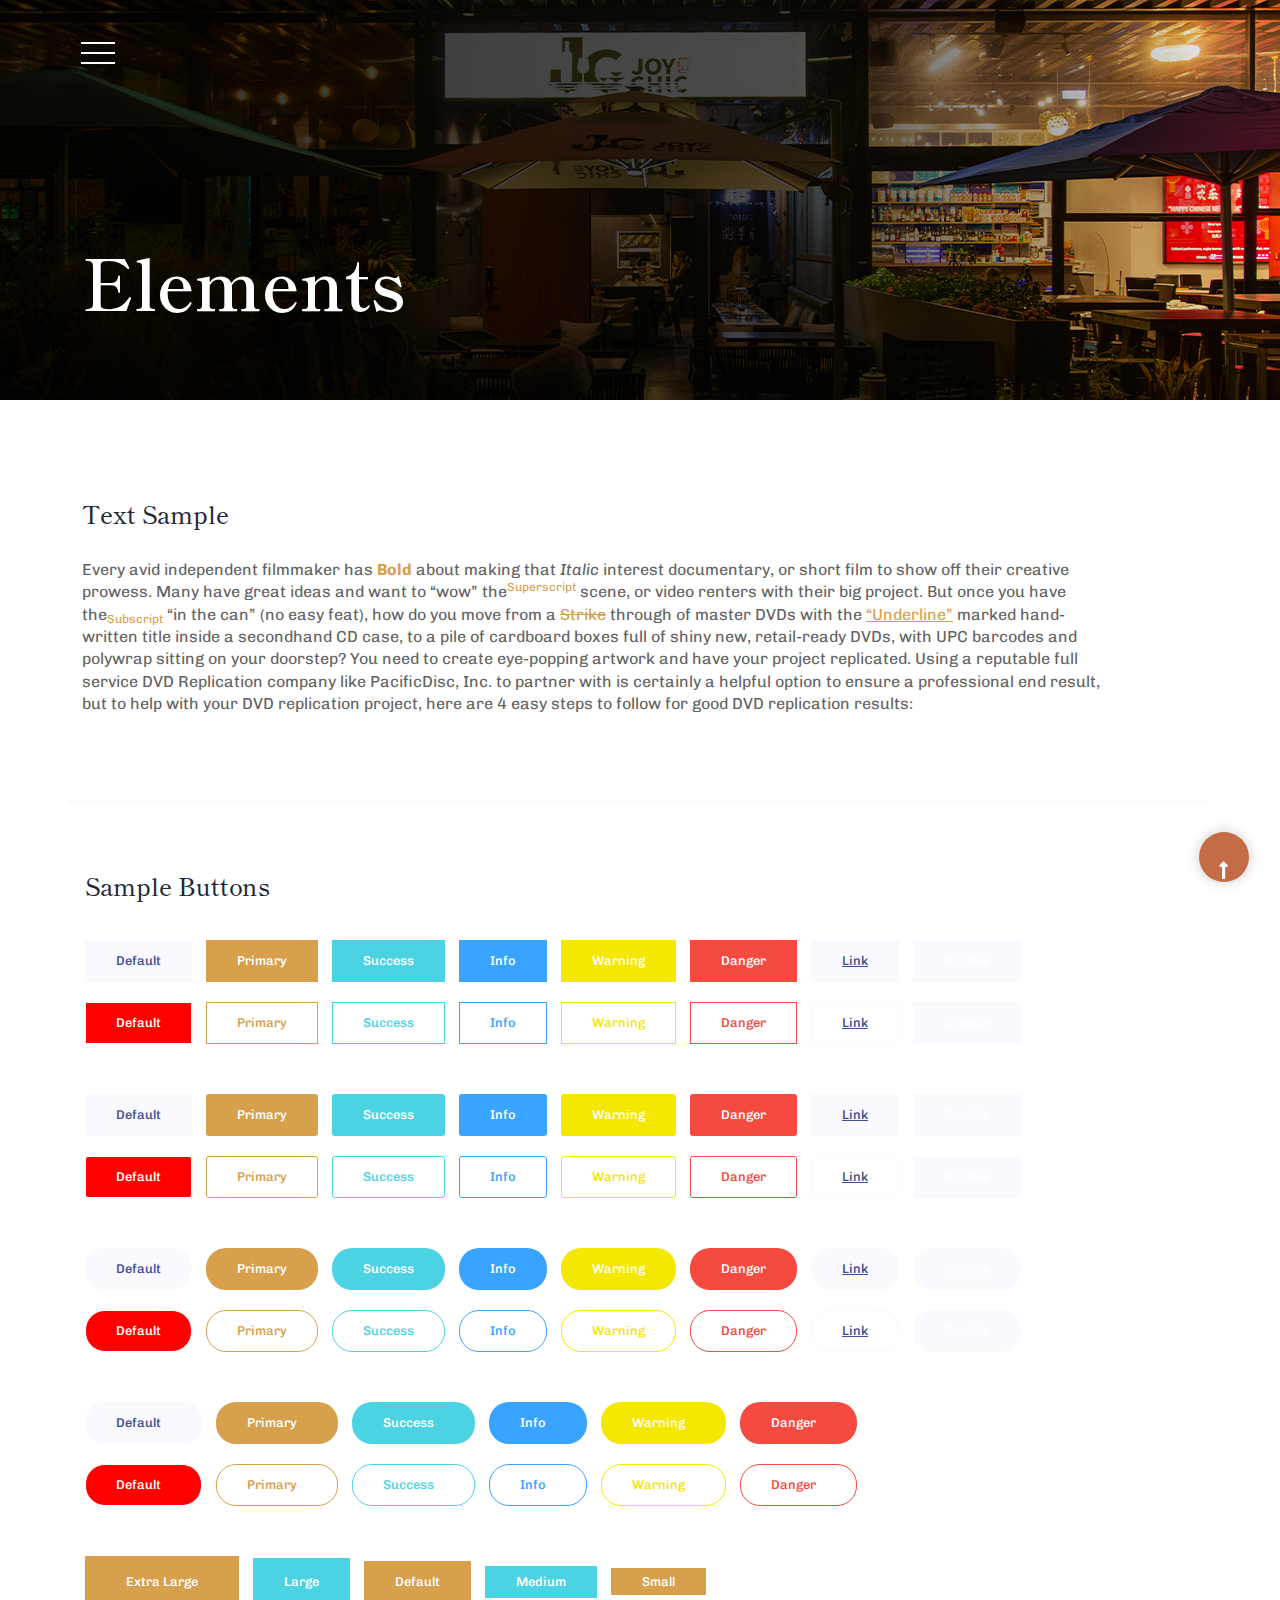
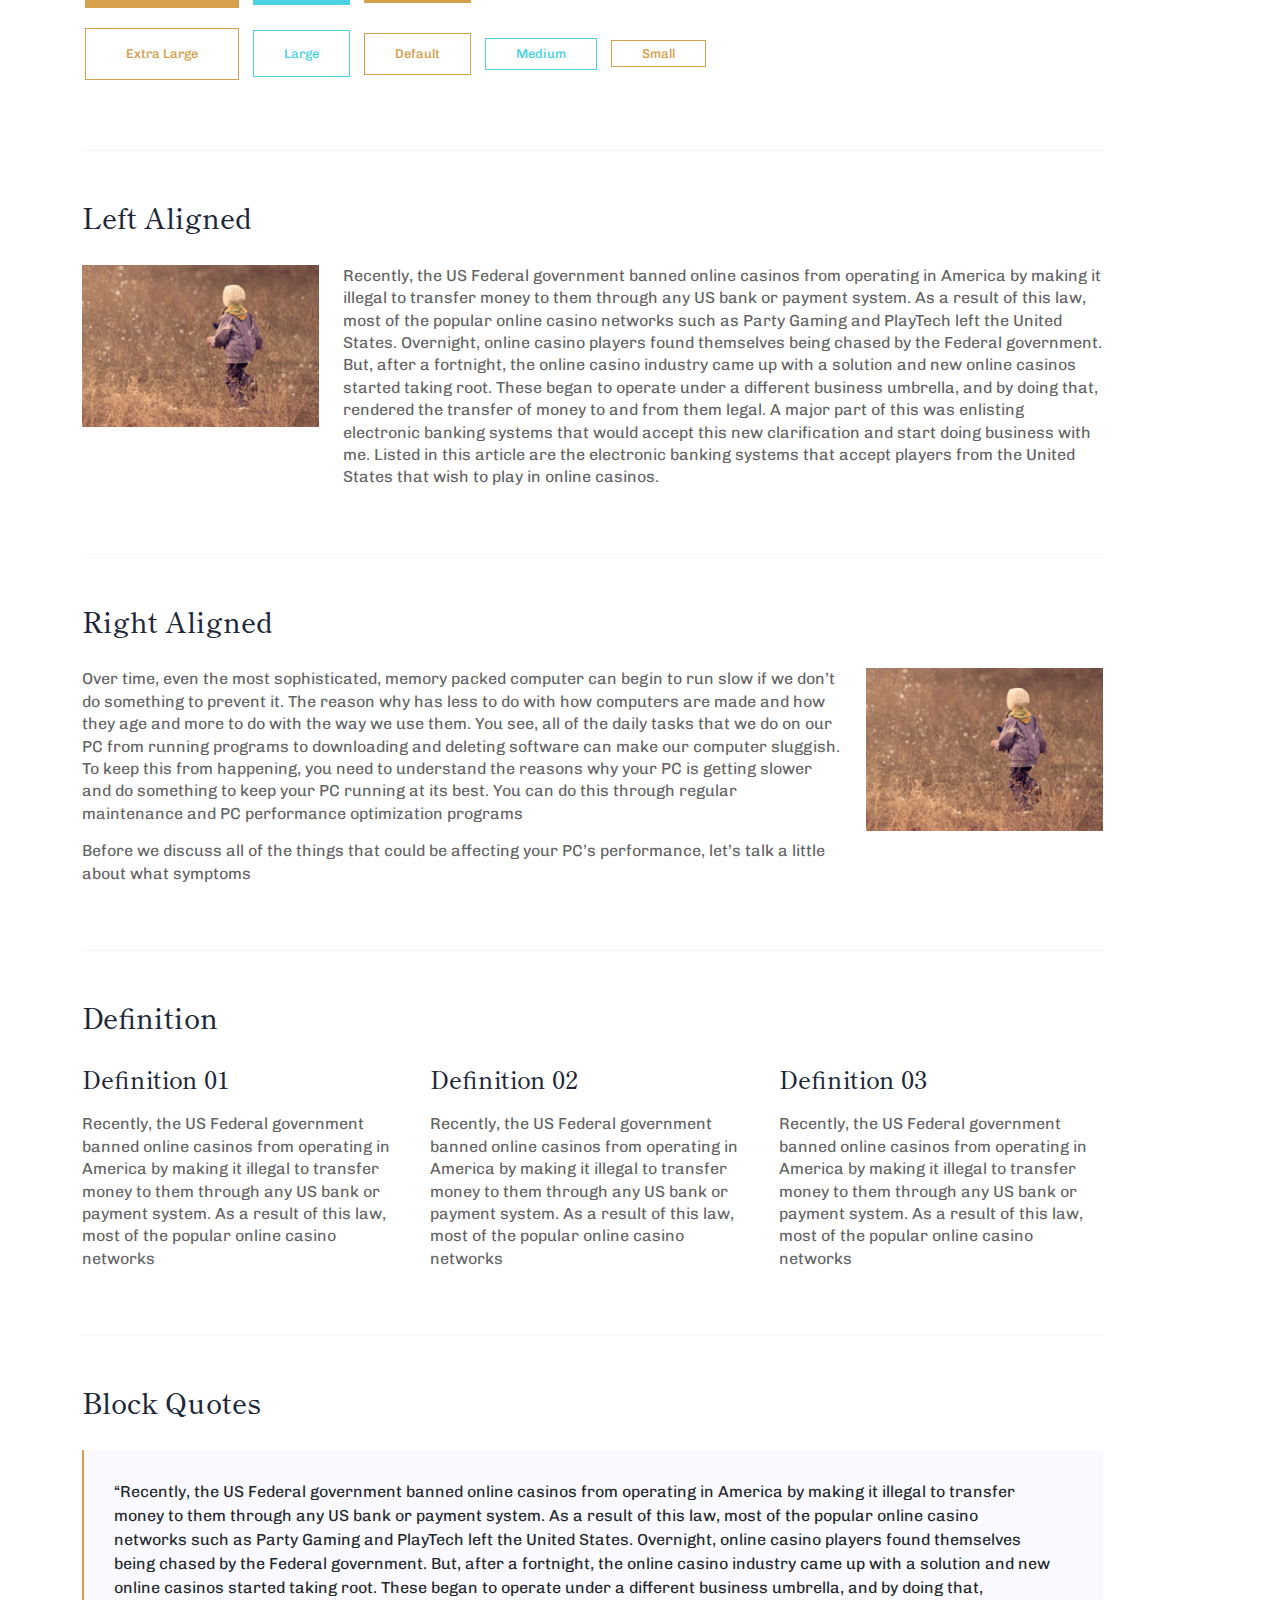
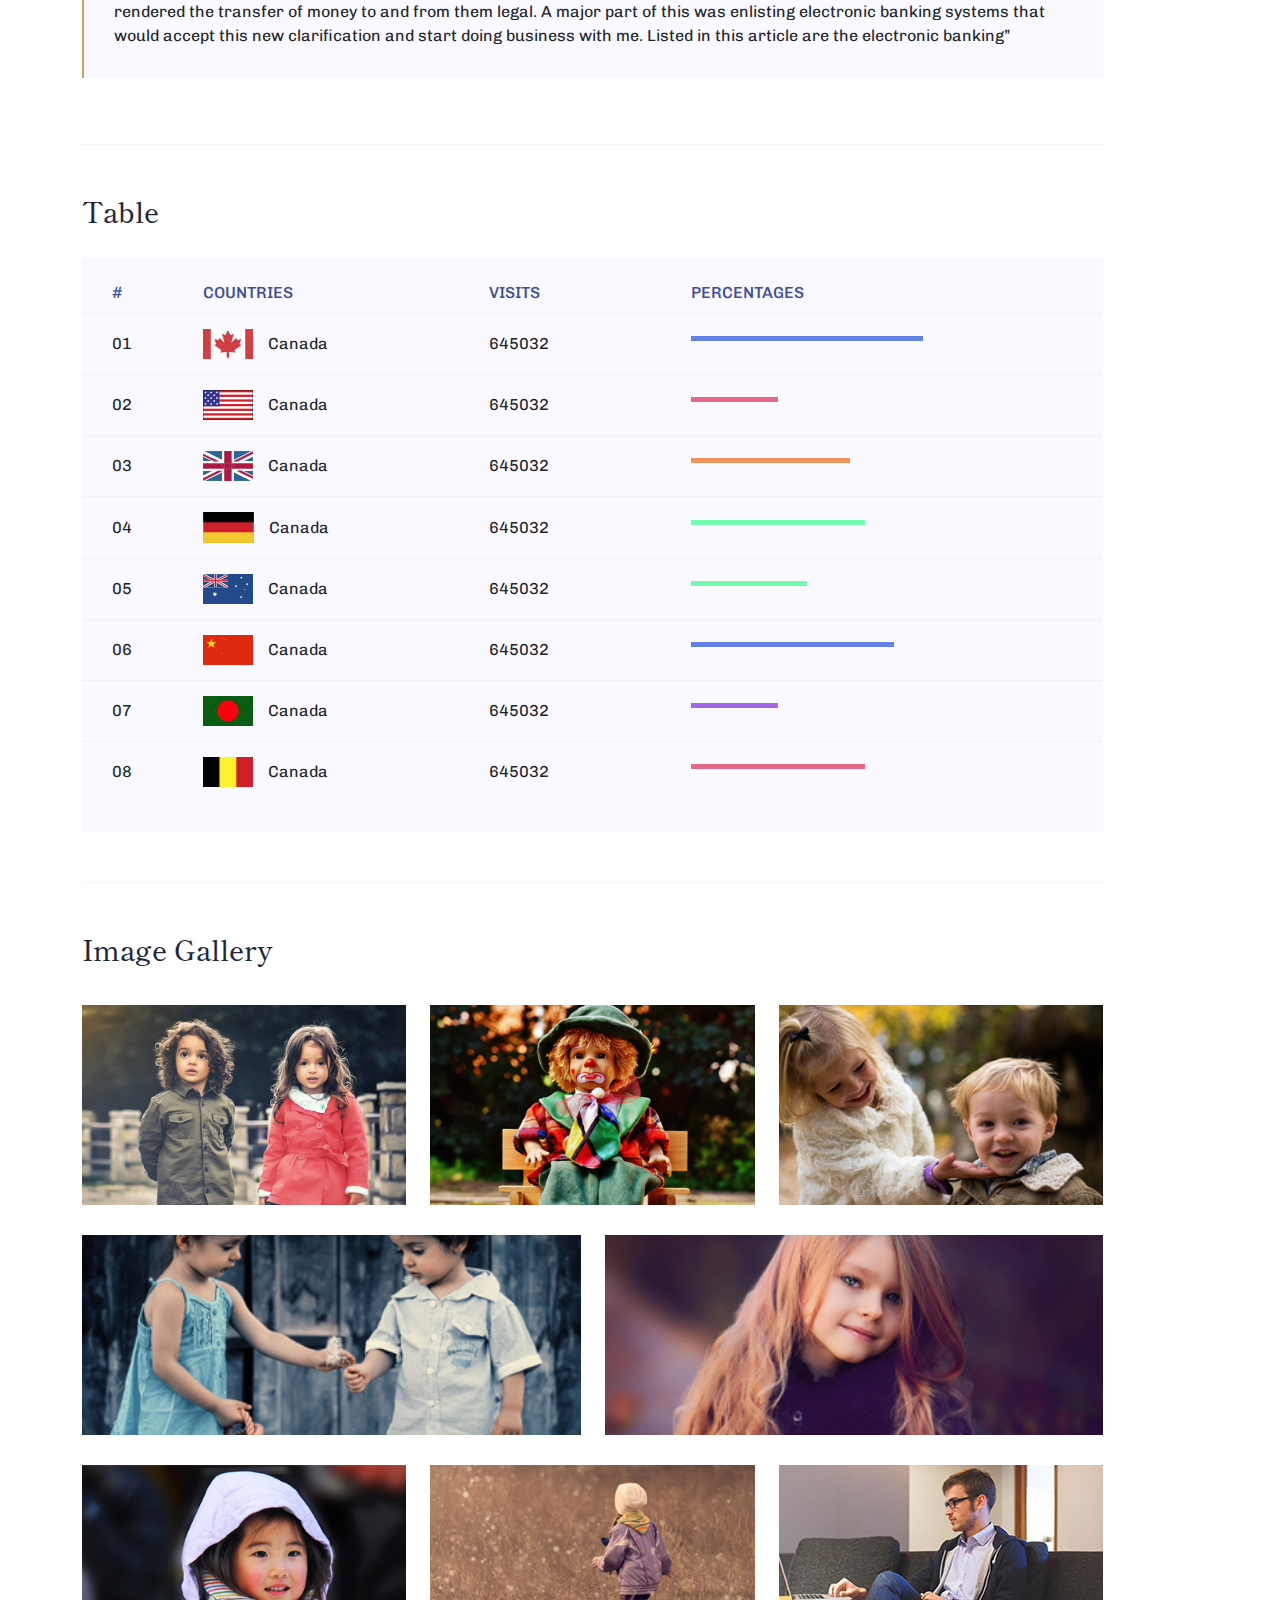
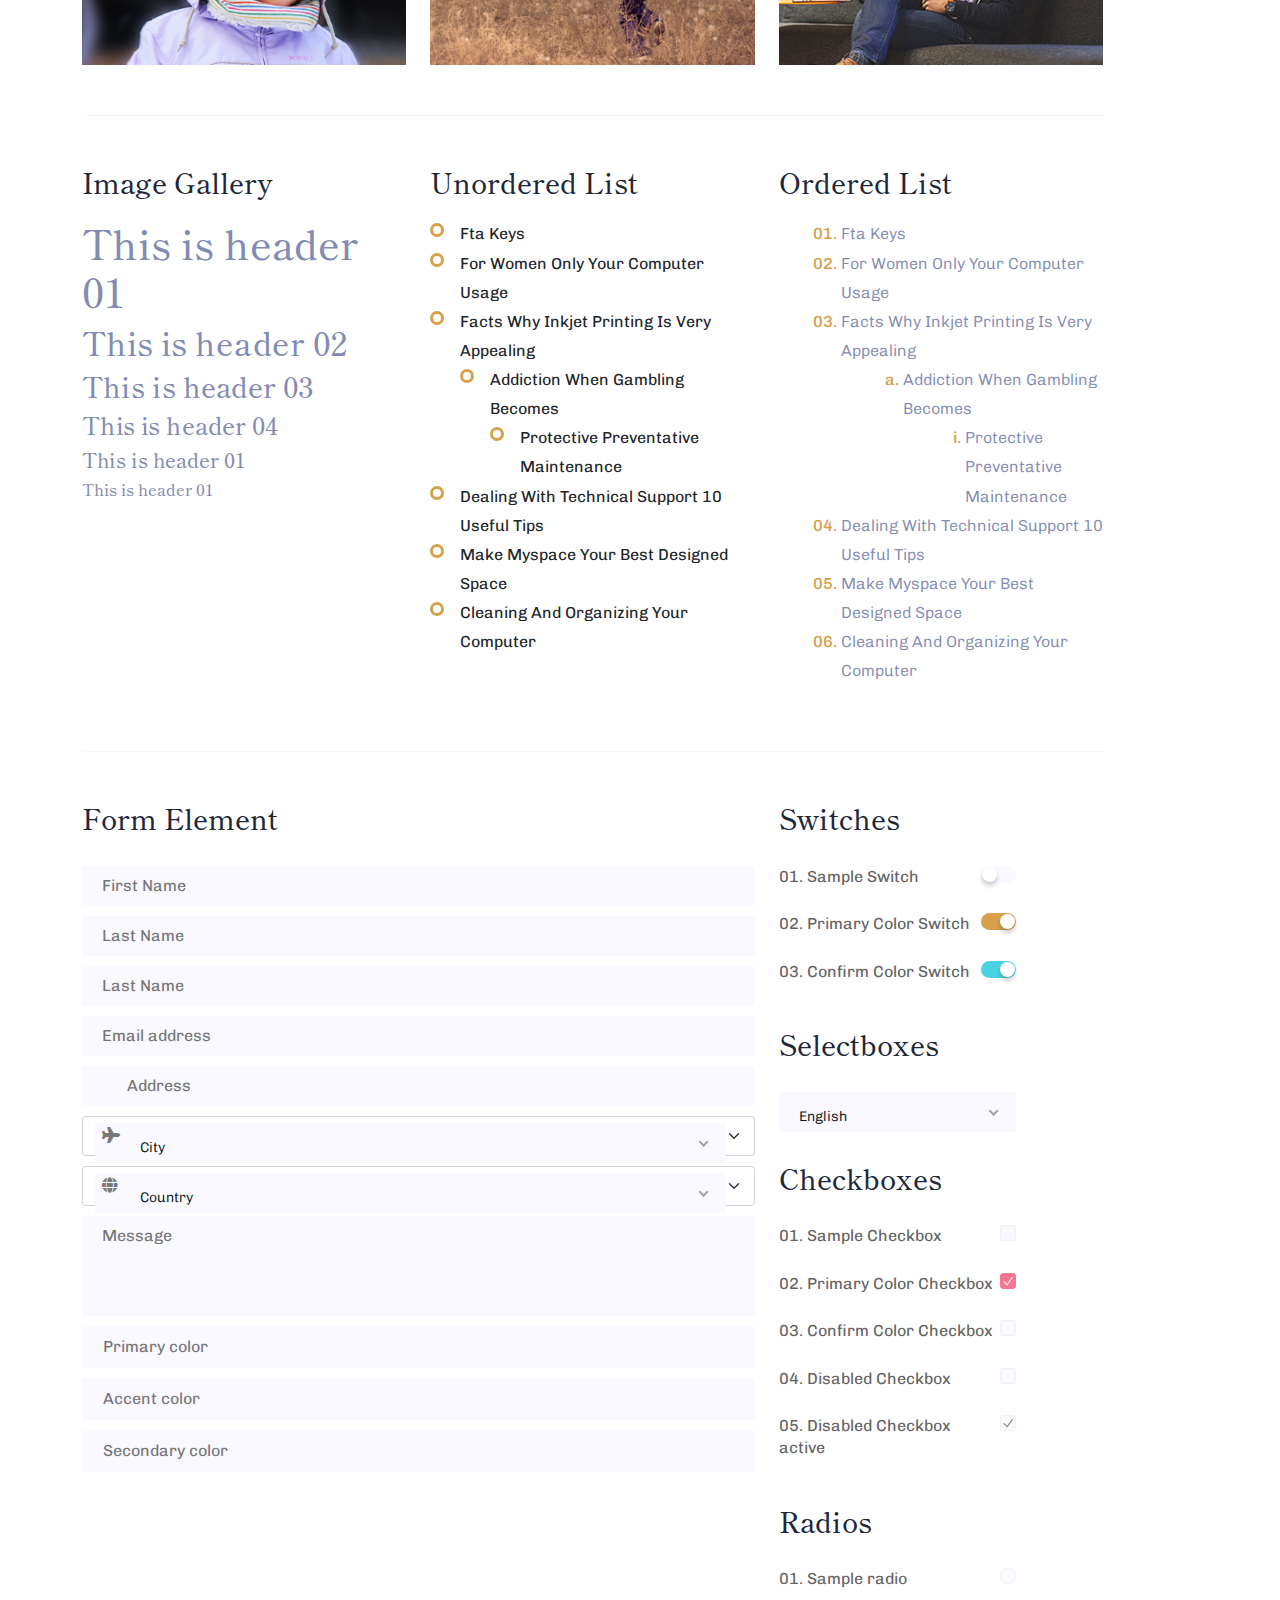
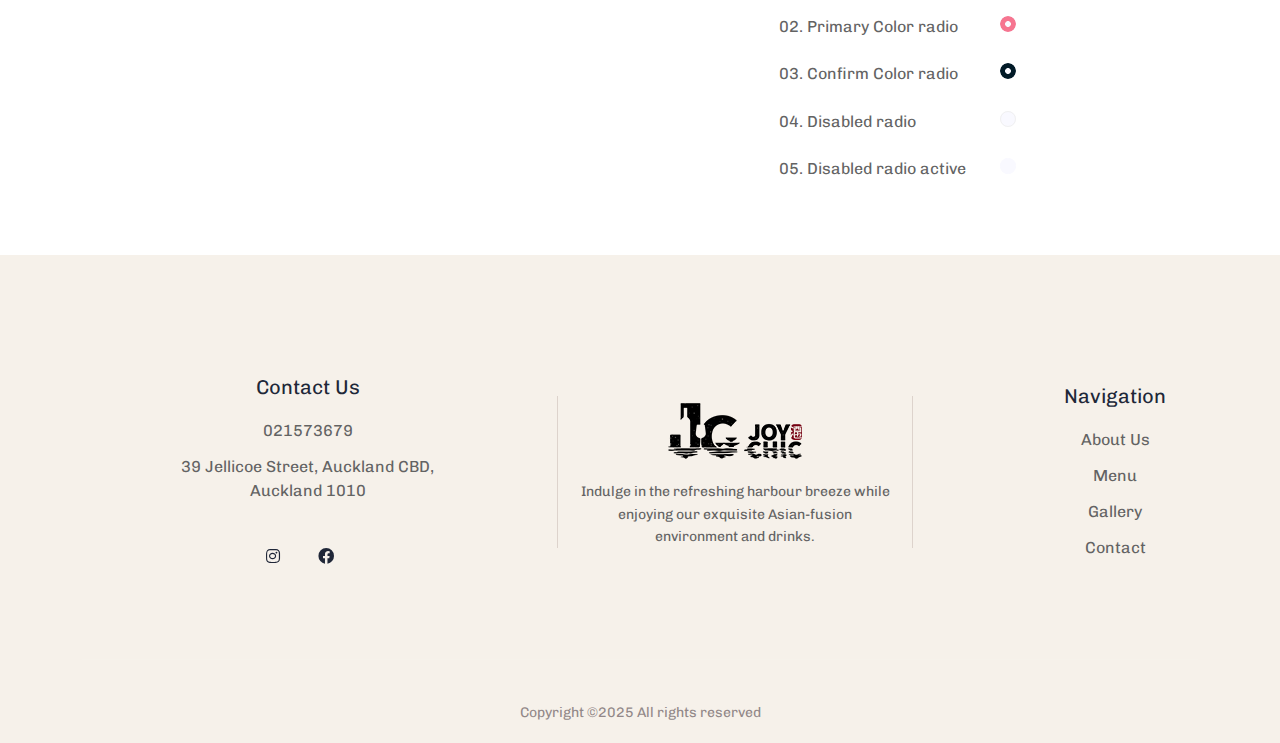
<file: src/elements.html>
<!doctype html>
<html class="no-js" lang="zxx">

<head>
	<meta charset="utf-8">
	<meta http-equiv="x-ua-compatible" content="ie=edge">
	<title>Joy Chic Bar</title>
	<meta name="description" content="">
	<meta name="viewport" content="width=device-width, initial-scale=1">
	<link rel="shortcut icon" type="image/x-icon" href="assets/img/icon/favicon.png">

	<!-- CSS here -->
	<link rel="stylesheet" href="assets/css/bootstrap.min.css">
	<link rel="stylesheet" href="assets/css/owl.carousel.min.css">
	<link rel="stylesheet" href="assets/css/slicknav.css">
	<link rel="stylesheet" href="assets/css/animate.min.css">
	<link rel="stylesheet" href="assets/css/magnific-popup.css">
	<link rel="stylesheet" href="assets/css/fontawesome-all.min.css">
	<link rel="stylesheet" href="assets/css/themify-icons.css">
	<link rel="stylesheet" href="assets/css/slick.css">
	<link rel="stylesheet" href="assets/css/nice-select.css">
	<link rel="stylesheet" href="assets/css/style.css">
	<!--$ gtag.html $-->
</head>

<body>
	<header>
		<div class="header-area">
			<div class="container">
				<div class="position-relative">
					<!-- off-canvas-menu click -->
					<div class="off-canvas-menu menu-bar d-block d-xxl-none">
						<div class="line">
							<span></span>
							<span></span>
							<span></span>
						</div>
					</div>
					<!-- Menu Style -->
					<div class="menu-body">
						<div class="close-icon-menu">
							<button> <i class="ti-close"></i></button>
						</div>
						<div class="logo">
							<a href="/"><img src="assets/img/logo/logo.png" alt=""></a>
						</div>
						<div class="off-can-menu">
							<nav>
								<ul>
									<li class='click-menu'>
										<a href='/'>Home</a>
									</li>
									<li class='click-menu'>
										<a href='about.html'>About Us</a>
									</li>
									<li class='click-menu'>
										<a href='menu.html'>Menu</a>
									</li>
									<li class='click-menu'>
										<a href='gallery.html'>Gallery</a>
									</li>
									<!-- <li class='click-menu'><a href='#'>Blog<div class='ti-plus right'></div></a>
										<ul>
											<li>
												<a href='blog.html'>Blog</a>
												<a href='blog_details.html'>Blog Details</a>
												<a href='elements.html'>Elements</a>
											</li>
										</ul>
									</li> -->
									<li class='click-menu'>
										<a href='contact.html'>Contact us</a>
									</li>
								</ul>
							</nav>
						</div>
						<!-- Menu Footer -->
						<div class="menu-footer">
							<a href="book-now.html" class="btn_01 mb-30">Book Now</a>
							<li><a href="tel:021573679">021573679</a></li>
							<li><a href="contact.html">39 Jellicoe Street, Auckland CBD, Auckland 1010</a></li>
							<!-- Social -->
							<div class="sidebar-social">
								<a href="https://www.facebook.com/share/g3u3GphwoP68NQRF/?mibextid=LQQJ4d"
									target="_blank"><i class="fab fa-facebook"></i></a>
								<a href="https://www.instagram.com/joychicbar?igsh=MW14MGlwNXJiazdjZg%3D%3D&utm_source=qr"
									target="_blank"><i class="fab fa-instagram"></i></a>
							</div>
						</div>
					</div>
					<!-- End -->
				</div>
			</div>
		</div>
	</header>
	<main>
		<!--? Slider Area Start-->
		<section class="slider-area position-relative">
			<div class="slider-active">
				<div class="single-slider slider-height2 hero-overly slider-bg2 d-flex align-items-end">
					<div class="container position-relative">
						<div class="row">
							<div class="offset-xxl-1 col-xxl-5 col-xl-7 col-lg-7 col-md-9 col-sm-10">
								<div class="hero-caption hero-caption2">
									<h2 data-animation="pulse" data-delay=".2s">Elements</h2>
								</div>
							</div>
						</div>
					</div>
				</div>
			</div>
		</section>
		<!-- Start Sample Area -->
		<section class="sample-text-area section-padding">
			<div class="container box_1170">
				<div class="row">
					<div class="offset-xxl-1 col-lg-11">
						<h3 class="text-heading">Text Sample</h3>
						<p class="sample-text">
							Every avid independent filmmaker has <b>Bold</b> about making that <i>Italic</i> interest
							documentary,
							or short
							film to show off their creative prowess. Many have great ideas and want to “wow”
							the<sup>Superscript</sup> scene,
							or video renters with their big project. But once you have the<sub>Subscript</sub> “in the
							can” (no easy
							feat), how
							do you move from a <del>Strike</del> through of master DVDs with the <u>“Underline”</u>
							marked
							hand-written title
							inside a secondhand CD case, to a pile of cardboard boxes full of shiny new, retail-ready
							DVDs, with UPC
							barcodes
							and polywrap sitting on your doorstep? You need to create eye-popping artwork and have your
							project
							replicated.
							Using a reputable full service DVD Replication company like PacificDisc, Inc. to partner
							with is
							certainly a
							helpful option to ensure a professional end result, but to help with your DVD replication
							project, here
							are 4 easy
							steps to follow for good DVD replication results:

						</p>
					</div>
				</div>
			</div>
		</section>
		<!-- End Sample Area -->
		<!-- Start Button -->
		<section class="button-area">
			<div class="container box_1170 border-top-generic">
				<div class="row">
					<div class="offset-xxl-1 col-lg-11">
						<h3 class="text-heading">Sample Buttons</h3>
						<div class="button-group-area">
							<a href="#" class="genric-btn default">Default</a>
							<a href="#" class="genric-btn primary">Primary</a>
							<a href="#" class="genric-btn success">Success</a>
							<a href="#" class="genric-btn info">Info</a>
							<a href="#" class="genric-btn warning">Warning</a>
							<a href="#" class="genric-btn danger">Danger</a>
							<a href="#" class="genric-btn link">Link</a>
							<a href="#" class="genric-btn disable">Disable</a>
						</div>
						<div class="button-group-area mt-10">
							<a href="#" class="genric-btn default-border">Default</a>
							<a href="#" class="genric-btn primary-border">Primary</a>
							<a href="#" class="genric-btn success-border">Success</a>
							<a href="#" class="genric-btn info-border">Info</a>
							<a href="#" class="genric-btn warning-border">Warning</a>
							<a href="#" class="genric-btn danger-border">Danger</a>
							<a href="#" class="genric-btn link-border">Link</a>
							<a href="#" class="genric-btn disable">Disable</a>
						</div>
						<div class="button-group-area mt-40">
							<a href="#" class="genric-btn default radius">Default</a>
							<a href="#" class="genric-btn primary radius">Primary</a>
							<a href="#" class="genric-btn success radius">Success</a>
							<a href="#" class="genric-btn info radius">Info</a>
							<a href="#" class="genric-btn warning radius">Warning</a>
							<a href="#" class="genric-btn danger radius">Danger</a>
							<a href="#" class="genric-btn link radius">Link</a>
							<a href="#" class="genric-btn disable radius">Disable</a>
						</div>
						<div class="button-group-area mt-10">
							<a href="#" class="genric-btn default-border radius">Default</a>
							<a href="#" class="genric-btn primary-border radius">Primary</a>
							<a href="#" class="genric-btn success-border radius">Success</a>
							<a href="#" class="genric-btn info-border radius">Info</a>
							<a href="#" class="genric-btn warning-border radius">Warning</a>
							<a href="#" class="genric-btn danger-border radius">Danger</a>
							<a href="#" class="genric-btn link-border radius">Link</a>
							<a href="#" class="genric-btn disable radius">Disable</a>
						</div>
						<div class="button-group-area mt-40">
							<a href="#" class="genric-btn default circle">Default</a>
							<a href="#" class="genric-btn primary circle">Primary</a>
							<a href="#" class="genric-btn success circle">Success</a>
							<a href="#" class="genric-btn info circle">Info</a>
							<a href="#" class="genric-btn warning circle">Warning</a>
							<a href="#" class="genric-btn danger circle">Danger</a>
							<a href="#" class="genric-btn link circle">Link</a>
							<a href="#" class="genric-btn disable circle">Disable</a>
						</div>
						<div class="button-group-area mt-10">
							<a href="#" class="genric-btn default-border circle">Default</a>
							<a href="#" class="genric-btn primary-border circle">Primary</a>
							<a href="#" class="genric-btn success-border circle">Success</a>
							<a href="#" class="genric-btn info-border circle">Info</a>
							<a href="#" class="genric-btn warning-border circle">Warning</a>
							<a href="#" class="genric-btn danger-border circle">Danger</a>
							<a href="#" class="genric-btn link-border circle">Link</a>
							<a href="#" class="genric-btn disable circle">Disable</a>
						</div>
						<div class="button-group-area mt-40">
							<a href="#" class="genric-btn default circle arrow">Default<span
									class="lnr lnr-arrow-right"></span></a>
							<a href="#" class="genric-btn primary circle arrow">Primary<span
									class="lnr lnr-arrow-right"></span></a>
							<a href="#" class="genric-btn success circle arrow">Success<span
									class="lnr lnr-arrow-right"></span></a>
							<a href="#" class="genric-btn info circle arrow">Info<span
									class="lnr lnr-arrow-right"></span></a>
							<a href="#" class="genric-btn warning circle arrow">Warning<span
									class="lnr lnr-arrow-right"></span></a>
							<a href="#" class="genric-btn danger circle arrow">Danger<span
									class="lnr lnr-arrow-right"></span></a>
						</div>
						<div class="button-group-area mt-10">
							<a href="#" class="genric-btn default-border circle arrow">Default<span
									class="lnr lnr-arrow-right"></span></a>
							<a href="#" class="genric-btn primary-border circle arrow">Primary<span
									class="lnr lnr-arrow-right"></span></a>
							<a href="#" class="genric-btn success-border circle arrow">Success<span
									class="lnr lnr-arrow-right"></span></a>
							<a href="#" class="genric-btn info-border circle arrow">Info<span
									class="lnr lnr-arrow-right"></span></a>
							<a href="#" class="genric-btn warning-border circle arrow">Warning<span
									class="lnr lnr-arrow-right"></span></a>
							<a href="#" class="genric-btn danger-border circle arrow">Danger<span
									class="lnr lnr-arrow-right"></span></a>
						</div>
						<div class="button-group-area mt-40">
							<a href="#" class="genric-btn primary e-large">Extra Large</a>
							<a href="#" class="genric-btn success large">Large</a>
							<a href="#" class="genric-btn primary">Default</a>
							<a href="#" class="genric-btn success medium">Medium</a>
							<a href="#" class="genric-btn primary small">Small</a>
						</div>
						<div class="button-group-area mt-10">
							<a href="#" class="genric-btn primary-border e-large">Extra Large</a>
							<a href="#" class="genric-btn success-border large">Large</a>
							<a href="#" class="genric-btn primary-border">Default</a>
							<a href="#" class="genric-btn success-border medium">Medium</a>
							<a href="#" class="genric-btn primary-border small">Small</a>
						</div>
					</div>
				</div>
			</div>
		</section>
		<!-- End Button -->
		<!-- Start Align Area -->
		<div class="whole-wrap">
			<div class="container box_1170">
				<div class="row">
					<div class="offset-xxl-1 col-lg-11">
						<div class="section-top-border">
							<h3 class="mb-30">Left Aligned</h3>
							<div class="row">
								<div class="col-md-3">
									<img src="assets/img/elements/d.jpg" alt="" class="img-fluid">
								</div>
								<div class="col-md-9 mt-sm-20">
									<p>Recently, the US Federal government banned online casinos from operating in
										America by making
										it illegal to
										transfer money to them through any US bank or payment system. As a result of
										this law, most
										of the popular
										online casino networks such as Party Gaming and PlayTech left the United States.
										Overnight,
										online casino
										players found themselves being chased by the Federal government. But, after a
										fortnight, the
										online casino
										industry came up with a solution and new online casinos started taking root.
										These began to
										operate under a
										different business umbrella, and by doing that, rendered the transfer of money
										to and from
										them legal. A major
										part of this was enlisting electronic banking systems that would accept this new
										clarification and start doing
										business with me. Listed in this article are the electronic banking systems that
										accept
										players from the United
										States that wish to play in online casinos.</p>
								</div>
							</div>
						</div>
						<div class="section-top-border text-right">
							<h3 class="mb-30">Right Aligned</h3>
							<div class="row">
								<div class="col-md-9">
									<p class="text-right">Over time, even the most sophisticated, memory packed computer
										can begin
										to run slow if we
										don’t do something to prevent it. The reason why has less to do with how
										computers are made
										and how they age and
										more to do with the way we use them. You see, all of the daily tasks that we do
										on our PC
										from running programs
										to downloading and deleting software can make our computer sluggish. To keep
										this from
										happening, you need to
										understand the reasons why your PC is getting slower and do something to keep
										your PC
										running at its best. You
										can do this through regular maintenance and PC performance optimization programs
									</p>
									<p class="text-right">Before we discuss all of the things that could be affecting
										your PC’s
										performance, let’s
										talk a little about what symptoms</p>
								</div>
								<div class="col-md-3">
									<img src="assets/img/elements/d.jpg" alt="" class="img-fluid">
								</div>
							</div>
						</div>
						<div class="section-top-border">
							<h3 class="mb-30">Definition</h3>
							<div class="row">
								<div class="col-md-4">
									<div class="single-defination">
										<h4 class="mb-20">Definition 01</h4>
										<p>Recently, the US Federal government banned online casinos from operating in
											America by
											making it illegal to
											transfer money to them through any US bank or payment system. As a result of
											this law,
											most of the popular
											online casino networks</p>
									</div>
								</div>
								<div class="col-md-4">
									<div class="single-defination">
										<h4 class="mb-20">Definition 02</h4>
										<p>Recently, the US Federal government banned online casinos from operating in
											America by
											making it illegal to
											transfer money to them through any US bank or payment system. As a result of
											this law,
											most of the popular
											online casino networks</p>
									</div>
								</div>
								<div class="col-md-4">
									<div class="single-defination">
										<h4 class="mb-20">Definition 03</h4>
										<p>Recently, the US Federal government banned online casinos from operating in
											America by
											making it illegal to
											transfer money to them through any US bank or payment system. As a result of
											this law,
											most of the popular
											online casino networks</p>
									</div>
								</div>
							</div>
						</div>
						<div class="section-top-border">
							<h3 class="mb-30">Block Quotes</h3>
							<div class="row">
								<div class="col-lg-12">
									<blockquote class="generic-blockquote">
										“Recently, the US Federal government banned online casinos from operating in
										America by
										making it illegal to
										transfer money to them through any US bank or payment system. As a result of
										this law, most
										of the popular
										online casino networks such as Party Gaming and PlayTech left the United States.
										Overnight,
										online casino
										players found themselves being chased by the Federal government. But, after a
										fortnight, the
										online casino
										industry came up with a solution and new online casinos started taking root.
										These began to
										operate under a
										different business umbrella, and by doing that, rendered the transfer of money
										to and from
										them legal. A major
										part of this was enlisting electronic banking systems that would accept this new
										clarification and start doing
										business with me. Listed in this article are the electronic banking”
									</blockquote>
								</div>
							</div>
						</div>
						<div class="section-top-border">
							<h3 class="mb-30">Table</h3>
							<div class="progress-table-wrap">
								<div class="progress-table">
									<div class="table-head">
										<div class="serial">#</div>
										<div class="country">Countries</div>
										<div class="visit">Visits</div>
										<div class="percentage">Percentages</div>
									</div>
									<div class="table-row">
										<div class="serial">01</div>
										<div class="country"> <img src="assets/img/elements/f1.jpg" alt="flag">Canada
										</div>
										<div class="visit">645032</div>
										<div class="percentage">
											<div class="progress">
												<div class="progress-bar color-1" role="progressbar" style="width: 80%"
													aria-valuenow="80" aria-valuemin="0" aria-valuemax="100"></div>
											</div>
										</div>
									</div>
									<div class="table-row">
										<div class="serial">02</div>
										<div class="country"> <img src="assets/img/elements/f2.jpg" alt="flag">Canada
										</div>
										<div class="visit">645032</div>
										<div class="percentage">
											<div class="progress">
												<div class="progress-bar color-2" role="progressbar" style="width: 30%"
													aria-valuenow="30" aria-valuemin="0" aria-valuemax="100"></div>
											</div>
										</div>
									</div>
									<div class="table-row">
										<div class="serial">03</div>
										<div class="country"> <img src="assets/img/elements/f3.jpg" alt="flag">Canada
										</div>
										<div class="visit">645032</div>
										<div class="percentage">
											<div class="progress">
												<div class="progress-bar color-3" role="progressbar" style="width: 55%"
													aria-valuenow="55" aria-valuemin="0" aria-valuemax="100"></div>
											</div>
										</div>
									</div>
									<div class="table-row">
										<div class="serial">04</div>
										<div class="country"> <img src="assets/img/elements/f4.jpg" alt="flag">Canada
										</div>
										<div class="visit">645032</div>
										<div class="percentage">
											<div class="progress">
												<div class="progress-bar color-4" role="progressbar" style="width: 60%"
													aria-valuenow="60" aria-valuemin="0" aria-valuemax="100"></div>
											</div>
										</div>
									</div>
									<div class="table-row">
										<div class="serial">05</div>
										<div class="country"> <img src="assets/img/elements/f5.jpg" alt="flag">Canada
										</div>
										<div class="visit">645032</div>
										<div class="percentage">
											<div class="progress">
												<div class="progress-bar color-5" role="progressbar" style="width: 40%"
													aria-valuenow="40" aria-valuemin="0" aria-valuemax="100"></div>
											</div>
										</div>
									</div>
									<div class="table-row">
										<div class="serial">06</div>
										<div class="country"> <img src="assets/img/elements/f6.jpg" alt="flag">Canada
										</div>
										<div class="visit">645032</div>
										<div class="percentage">
											<div class="progress">
												<div class="progress-bar color-6" role="progressbar" style="width: 70%"
													aria-valuenow="70" aria-valuemin="0" aria-valuemax="100"></div>
											</div>
										</div>
									</div>
									<div class="table-row">
										<div class="serial">07</div>
										<div class="country"> <img src="assets/img/elements/f7.jpg" alt="flag">Canada
										</div>
										<div class="visit">645032</div>
										<div class="percentage">
											<div class="progress">
												<div class="progress-bar color-7" role="progressbar" style="width: 30%"
													aria-valuenow="30" aria-valuemin="0" aria-valuemax="100"></div>
											</div>
										</div>
									</div>
									<div class="table-row">
										<div class="serial">08</div>
										<div class="country"> <img src="assets/img/elements/f8.jpg" alt="flag">Canada
										</div>
										<div class="visit">645032</div>
										<div class="percentage">
											<div class="progress">
												<div class="progress-bar color-8" role="progressbar" style="width: 60%"
													aria-valuenow="60" aria-valuemin="0" aria-valuemax="100"></div>
											</div>
										</div>
									</div>
								</div>
							</div>
						</div>
						<div class="section-top-border">
							<h3>Image Gallery</h3>
							<div class="row gallery-item">
								<div class="col-md-4">
									<a href="assets/img/elements/g1.jpg" class="img-pop-up">
										<div class="single-gallery-image"
											style="background: url(assets/img/elements/g1.jpg);"></div>
									</a>
								</div>
								<div class="col-md-4">
									<a href="assets/img/elements/g2.jpg" class="img-pop-up">
										<div class="single-gallery-image"
											style="background: url(assets/img/elements/g2.jpg);"></div>
									</a>
								</div>
								<div class="col-md-4">
									<a href="assets/img/elements/g3.jpg" class="img-pop-up">
										<div class="single-gallery-image"
											style="background: url(assets/img/elements/g3.jpg);"></div>
									</a>
								</div>
								<div class="col-md-6">
									<a href="assets/img/elements/g4.jpg" class="img-pop-up">
										<div class="single-gallery-image"
											style="background: url(assets/img/elements/g4.jpg);"></div>
									</a>
								</div>
								<div class="col-md-6">
									<a href="assets/img/elements/g5.jpg" class="img-pop-up">
										<div class="single-gallery-image"
											style="background: url(assets/img/elements/g5.jpg);"></div>
									</a>
								</div>
								<div class="col-md-4">
									<a href="assets/img/elements/g6.jpg" class="img-pop-up">
										<div class="single-gallery-image"
											style="background: url(assets/img/elements/g6.jpg);"></div>
									</a>
								</div>
								<div class="col-md-4">
									<a href="assets/img/elements/g7.jpg" class="img-pop-up">
										<div class="single-gallery-image"
											style="background: url(assets/img/elements/g7.jpg);"></div>
									</a>
								</div>
								<div class="col-md-4">
									<a href="assets/img/elements/g8.jpg" class="img-pop-up">
										<div class="single-gallery-image"
											style="background: url(assets/img/elements/g8.jpg);"></div>
									</a>
								</div>
							</div>
						</div>
						<div class="section-top-border">
							<div class="row">
								<div class="col-md-4">
									<h3 class="mb-20">Image Gallery</h3>
									<div class="typography">
										<h1>This is header 01</h1>
										<h2>This is header 02</h2>
										<h3>This is header 03</h3>
										<h4>This is header 04</h4>
										<h5>This is header 01</h5>
										<h6>This is header 01</h6>
									</div>
								</div>
								<div class="col-md-4 mt-sm-30">
									<h3 class="mb-20">Unordered List</h3>
									<div class="">
										<ul class="unordered-list">
											<li>Fta Keys</li>
											<li>For Women Only Your Computer Usage</li>
											<li>Facts Why Inkjet Printing Is Very Appealing
												<ul>
													<li>Addiction When Gambling Becomes
														<ul>
															<li>Protective Preventative Maintenance</li>
														</ul>
													</li>
												</ul>
											</li>
											<li>Dealing With Technical Support 10 Useful Tips</li>
											<li>Make Myspace Your Best Designed Space</li>
											<li>Cleaning And Organizing Your Computer</li>
										</ul>
									</div>
								</div>
								<div class="col-md-4 mt-sm-30">
									<h3 class="mb-20">Ordered List</h3>
									<div class="">
										<ol class="ordered-list">
											<li><span>Fta Keys</span></li>
											<li><span>For Women Only Your Computer Usage</span></li>
											<li><span>Facts Why Inkjet Printing Is Very Appealing</span>
												<ol class="ordered-list-alpha">
													<li><span>Addiction When Gambling Becomes</span>
														<ol class="ordered-list-roman">
															<li><span>Protective Preventative Maintenance</span></li>
														</ol>
													</li>
												</ol>
											</li>
											<li><span>Dealing With Technical Support 10 Useful Tips</span></li>
											<li><span>Make Myspace Your Best Designed Space</span></li>
											<li><span>Cleaning And Organizing Your Computer</span></li>
										</ol>
									</div>
								</div>
							</div>
						</div>
						<div class="section-top-border">
							<div class="row">
								<div class="col-lg-8 col-md-8">
									<h3 class="mb-30">Form Element</h3>
									<form action="#">
										<div class="mt-10">
											<input type="text" name="first_name" placeholder="First Name"
												onfocus="this.placeholder = ''" onblur="this.placeholder = 'First Name'"
												required class="single-input">
										</div>
										<div class="mt-10">
											<input type="text" name="last_name" placeholder="Last Name"
												onfocus="this.placeholder = ''" onblur="this.placeholder = 'Last Name'"
												required class="single-input">
										</div>
										<div class="mt-10">
											<input type="text" name="last_name" placeholder="Last Name"
												onfocus="this.placeholder = ''" onblur="this.placeholder = 'Last Name'"
												required class="single-input">
										</div>
										<div class="mt-10">
											<input type="email" name="EMAIL" placeholder="Email address"
												onfocus="this.placeholder = ''"
												onblur="this.placeholder = 'Email address'" required
												class="single-input">
										</div>
										<div class="input-group-icon mt-10">
											<div class="icon"><i class="fa fa-thumb-tack" aria-hidden="true"></i></div>
											<input type="text" name="address" placeholder="Address"
												onfocus="this.placeholder = ''" onblur="this.placeholder = 'Address'"
												required class="single-input">
										</div>
										<div class="input-group-icon mt-10">
											<div class="icon"><i class="fa fa-plane" aria-hidden="true"></i></div>
											<div class="form-select" id="default-select"">
																		<select>
																			<option value=" 1">City</option>
												<option value="1">Dhaka</option>
												<option value="1">Dilli</option>
												<option value="1">Newyork</option>
												<option value="1">Islamabad</option>
												</select>
											</div>
										</div>
										<div class="input-group-icon mt-10">
											<div class="icon"><i class="fa fa-globe" aria-hidden="true"></i></div>
											<div class="form-select" id="default-select"">
																		<select>
																			<option value=" 1">Country</option>
												<option value="1">Bangladesh</option>
												<option value="1">India</option>
												<option value="1">England</option>
												<option value="1">Srilanka</option>
												</select>
											</div>
										</div>

										<div class="mt-10">
											<textarea class="single-textarea" placeholder="Message"
												onfocus="this.placeholder = ''" onblur="this.placeholder = 'Message'"
												required></textarea>
										</div>
										<div class="mt-10">
											<input type="text" name="first_name" placeholder="Primary color"
												onfocus="this.placeholder = ''"
												onblur="this.placeholder = 'Primary color'" required
												class="single-input-primary">
										</div>
										<div class="mt-10">
											<input type="text" name="first_name" placeholder="Accent color"
												onfocus="this.placeholder = ''"
												onblur="this.placeholder = 'Accent color'" required
												class="single-input-accent">
										</div>
										<div class="mt-10">
											<input type="text" name="first_name" placeholder="Secondary color"
												onfocus="this.placeholder = ''"
												onblur="this.placeholder = 'Secondary color'" required
												class="single-input-secondary">
										</div>
									</form>
								</div>
								<div class="col-lg-3 col-md-4 mt-sm-30">
									<div class="single-element-widget">
										<h3 class="mb-30">Switches</h3>
										<div class="switch-wrap d-flex justify-content-between">
											<p>01. Sample Switch</p>
											<div class="primary-switch">
												<input type="checkbox" id="default-switch">
												<label for="default-switch"></label>
											</div>
										</div>
										<div class="switch-wrap d-flex justify-content-between">
											<p>02. Primary Color Switch</p>
											<div class="primary-switch">
												<input type="checkbox" id="primary-switch" checked>
												<label for="primary-switch"></label>
											</div>
										</div>
										<div class="switch-wrap d-flex justify-content-between">
											<p>03. Confirm Color Switch</p>
											<div class="confirm-switch">
												<input type="checkbox" id="confirm-switch" checked>
												<label for="confirm-switch"></label>
											</div>
										</div>
									</div>
									<div class="single-element-widget mt-30">
										<h3 class="mb-30">Selectboxes</h3>
										<div class="default-select" id="default-select"">
																	<select>
																		<option value=" 1">English</option>
											<option value="1">Spanish</option>
											<option value="1">Arabic</option>
											<option value="1">Portuguise</option>
											<option value="1">Bengali</option>
											</select>
										</div>
									</div>
									<div class="single-element-widget mt-30">
										<h3 class="mb-30">Checkboxes</h3>
										<div class="switch-wrap d-flex justify-content-between">
											<p>01. Sample Checkbox</p>
											<div class="primary-checkbox">
												<input type="checkbox" id="default-checkbox">
												<label for="default-checkbox"></label>
											</div>
										</div>
										<div class="switch-wrap d-flex justify-content-between">
											<p>02. Primary Color Checkbox</p>
											<div class="primary-checkbox">
												<input type="checkbox" id="primary-checkbox" checked>
												<label for="primary-checkbox"></label>
											</div>
										</div>
										<div class="switch-wrap d-flex justify-content-between">
											<p>03. Confirm Color Checkbox</p>
											<div class="confirm-checkbox">
												<input type="checkbox" id="confirm-checkbox">
												<label for="confirm-checkbox"></label>
											</div>
										</div>
										<div class="switch-wrap d-flex justify-content-between">
											<p>04. Disabled Checkbox</p>
											<div class="disabled-checkbox">
												<input type="checkbox" id="disabled-checkbox" disabled>
												<label for="disabled-checkbox"></label>
											</div>
										</div>
										<div class="switch-wrap d-flex justify-content-between">
											<p>05. Disabled Checkbox active</p>
											<div class="disabled-checkbox">
												<input type="checkbox" id="disabled-checkbox-active" checked disabled>
												<label for="disabled-checkbox-active"></label>
											</div>
										</div>
									</div>
									<div class="single-element-widget mt-30">
										<h3 class="mb-30">Radios</h3>
										<div class="switch-wrap d-flex justify-content-between">
											<p>01. Sample radio</p>
											<div class="primary-radio">
												<input type="checkbox" id="default-radio">
												<label for="default-radio"></label>
											</div>
										</div>
										<div class="switch-wrap d-flex justify-content-between">
											<p>02. Primary Color radio</p>
											<div class="primary-radio">
												<input type="checkbox" id="primary-radio" checked>
												<label for="primary-radio"></label>
											</div>
										</div>
										<div class="switch-wrap d-flex justify-content-between">
											<p>03. Confirm Color radio</p>
											<div class="confirm-radio">
												<input type="checkbox" id="confirm-radio" checked>
												<label for="confirm-radio"></label>
											</div>
										</div>
										<div class="switch-wrap d-flex justify-content-between">
											<p>04. Disabled radio</p>
											<div class="disabled-radio">
												<input type="checkbox" id="disabled-radio" disabled>
												<label for="disabled-radio"></label>
											</div>
										</div>
										<div class="switch-wrap d-flex justify-content-between">
											<p>05. Disabled radio active</p>
											<div class="disabled-radio">
												<input type="checkbox" id="disabled-radio-active" checked disabled>
												<label for="disabled-radio-active"></label>
											</div>
										</div>
									</div>
								</div>
							</div>
						</div>
					</div>
				</div>
			</div>
		</div>
		<!-- End Align Area -->
	</main>
	<footer>
		<div class="footer-wrapper gray-bg">
			<div class="footer-area footer-padding">
				<div class="container">
					<div class="row justify-content-between align-items-center">
						<div class="offset-xl-1 offset-xxl-2 col-xl-3 col-lg-3 col-md-4 col-sm-6">
							<div class="footer-tittle text-center mb-50">
								<h4>Contact Us</h4>
								<ul>
									<li><a href="tel:021573679">021573679</a></li>
									<li><a href="contact.html">39 Jellicoe Street, Auckland CBD, Auckland 1010</a></li>
									<!-- social -->
									<div class="footer-social pt-30">
										<a href="https://www.facebook.com/share/g3u3GphwoP68NQRF/?mibextid=LQQJ4d"
											target="_blank"><i class="fab fa-instagram"></i></a>
										<a href="#"></a>
										<a href="https://www.instagram.com/joychicbar?igsh=MW14MGlwNXJiazdjZg%3D%3D&utm_source=qr"
											target="_blank"><i class="fab fa-facebook"></i></a>
									</div>
								</ul>
							</div>
						</div>
						<div class="col-xl-4 col-lg-4 col-md-5 col-sm-6">
							<div class="single-footer-caption mb-50">
								<div class="single-footer-caption text-center mb-20">
									<!-- logo -->
									<div class="footer-logo mb-15">
										<a href="、"><img src="assets/img/logo/logo2_footer.png" alt=""></a>
									</div>
									<p style="line-height: 1.6; font-size: 14px; color: #636363;">Indulge in the
										refreshing harbour breeze while enjoying our exquisite Asian-fusion environment
										and drinks.</p>
								</div>
							</div>
						</div>
						<div class="col-xl-2 col-lg-3 col-md-4 col-sm-6">
							<div class="footer-tittle text-center mb-50">
								<h4>Navigation</h4>
								<ul>
									<li><a href="about.html">About Us</a></li>
									<li><a href="menu.html">Menu</a></li>
									<li><a href="gallery.html">Gallery</a></li>
									<li><a href="contact.html">Contact</a></li>
								</ul>
							</div>
						</div>
					</div>
				</div>
			</div>
			<!-- footer-bottom area -->
			<div class="footer-bottom-area">
				<div class="container">
					<div class="footer-border">
						<div class="row">
							<div class="col-xl-12 ">
								<div class="footer-copy-right text-center">
									<p>Copyright ©2025 All rights reserved</p>
								</div>
							</div>
						</div>
					</div>
				</div>
			</div>
		</div>
	</footer>
	<!-- Scroll Up -->
	<div id="back-top" class="">
		<a title="Go to Top" href="#" class=""> <i class="fas fa-long-arrow-alt-up scroll-animate"></i></a>
	</div>
	<!-- JS here -->
	<!-- Jquery, Popper, Bootstrap -->
	<script src="./assets/js/vendor/modernizr-3.5.0.min.js"></script>
	<script src="./assets/js/vendor/jquery-1.12.4.min.js"></script>
	<script src="./assets/js/popper.min.js"></script>
	<script src="./assets/js/bootstrap.min.js"></script>

	<!-- Slick-slider , Owl-Carousel ,slick-nav -->
	<script src="./assets/js/owl.carousel.min.js"></script>
	<script src="./assets/js/slick.min.js"></script>
	<script src="./assets/js/jquery.slicknav.min.js"></script>

	<!--wow , counter , waypoint, Nice-select -->
	<script src="./assets/js/wow.min.js"></script>
	<script src="./assets/js/jquery.magnific-popup.js"></script>
	<script src="./assets/js/jquery.nice-select.min.js"></script>
	<script src="./assets/js/jquery.counterup.min.js"></script>
	<script src="./assets/js/waypoints.min.js"></script>
	<!-- contact js -->
	<script src="./assets/js/contact.js"></script>
	<script src="./assets/js/jquery.form.js"></script>
	<script src="./assets/js/jquery.validate.min.js"></script>
	<script src="./assets/js/mail-script.js"></script>
	<script src="./assets/js/jquery.ajaxchimp.min.js"></script>

	<!--  Plugins, main-Jquery -->
	<script src="./assets/js/plugins.js"></script>
	<script src="./assets/js/main.js"></script>

	<!-- Google tag (gtag.js) -->
	<script src="https://www.google.com/recaptcha/api.js?render=6LexbKIqAAAAAGne4vJ3UL6RZ5QAQOQ5IJCaMKAP"></script>
</body>

</html>
</file>
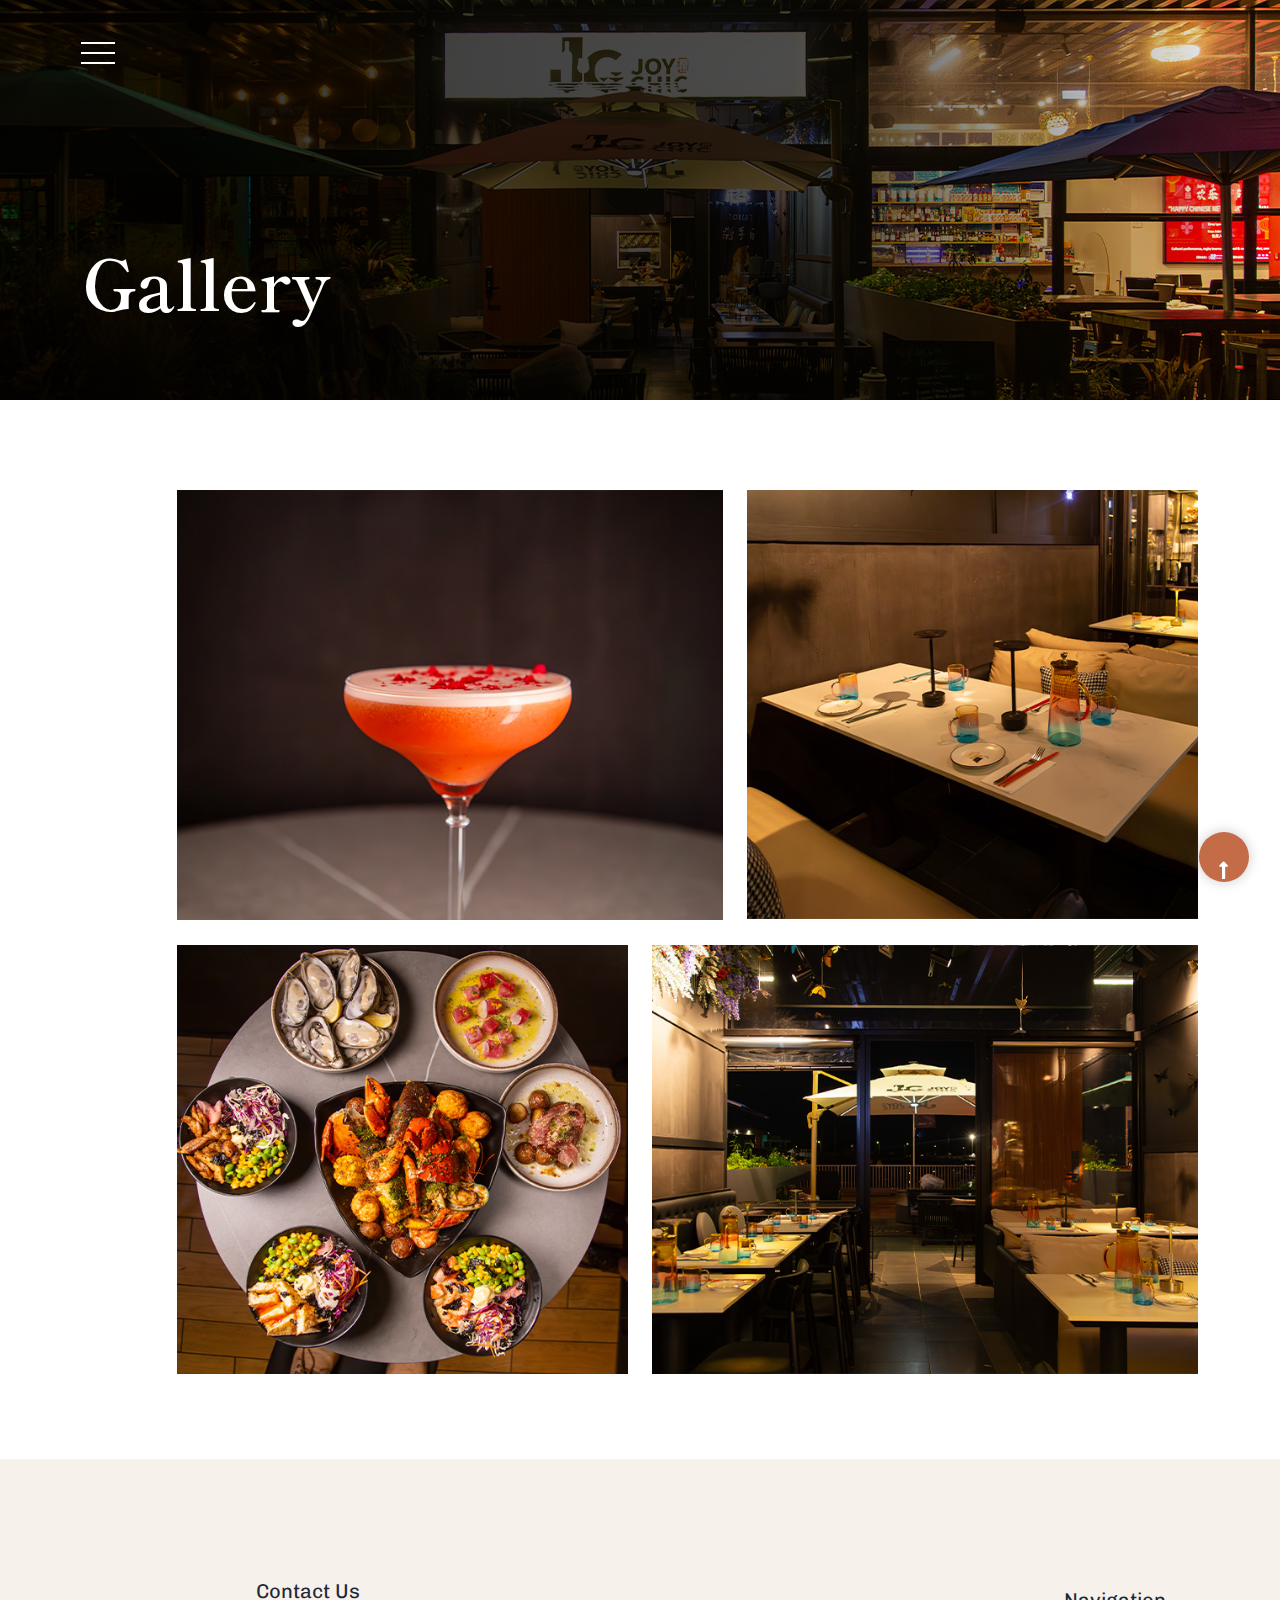
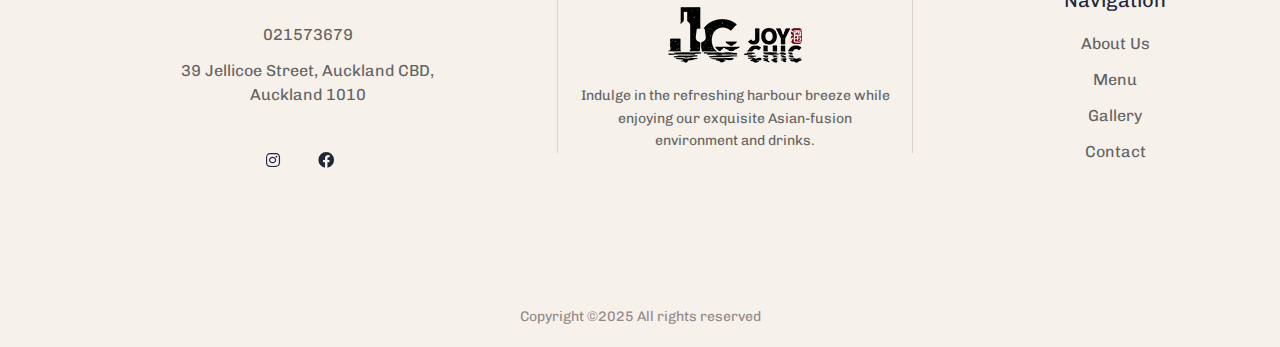
<file: src/gallery.html>
<!doctype html>
<html class="no-js" lang="zxx">

<head>
    <meta charset="utf-8">
    <meta http-equiv="x-ua-compatible" content="ie=edge">
    <title>Joy Chic Bar</title>
    <meta name="description" content="">
    <meta name="viewport" content="width=device-width, initial-scale=1">
    <link rel="shortcut icon" type="image/x-icon" href="assets/img/icon/favicon.png">

    <!-- CSS here -->
    <link rel="stylesheet" href="assets/css/bootstrap.min.css">
    <link rel="stylesheet" href="assets/css/owl.carousel.min.css">
    <link rel="stylesheet" href="assets/css/slicknav.css">
    <link rel="stylesheet" href="assets/css/animate.min.css">
    <link rel="stylesheet" href="assets/css/magnific-popup.css">
    <link rel="stylesheet" href="assets/css/fontawesome-all.min.css">
    <link rel="stylesheet" href="assets/css/themify-icons.css">
    <link rel="stylesheet" href="assets/css/slick.css">
    <link rel="stylesheet" href="assets/css/nice-select.css">
    <link rel="stylesheet" href="assets/css/style.css">
    <!--$ gtag.html $-->
</head>

<body>
    <header>
        <div class="header-area">
            <div class="container">
                <div class="position-relative">
                    <!-- off-canvas-menu click -->
                    <div class="off-canvas-menu menu-bar d-block d-xxl-none">
                        <div class="line">
                            <span></span>
                            <span></span>
                            <span></span>
                        </div>
                    </div>
                    <!-- Menu Style -->
                    <div class="menu-body">
                        <div class="close-icon-menu">
                            <button> <i class="ti-close"></i></button>
                        </div>
                        <div class="logo">
                            <a href="/"><img src="assets/img/logo/logo.png" alt=""></a>
                        </div>
                        <div class="off-can-menu">
                            <nav>
                                <ul>
                                    <li class='click-menu'>
                                        <a href='/'>Home</a>
                                    </li>
                                    <li class='click-menu'>
                                        <a href='about.html'>About Us</a>
                                    </li>
                                    <li class='click-menu'>
                                        <a href='menu.html'>Menu</a>
                                    </li>
                                    <li class='click-menu'>
                                        <a href='gallery.html'>Gallery</a>
                                    </li>
                                    <!-- <li class='click-menu'><a href='#'>Blog<div class='ti-plus right'></div></a>
                                        <ul>
                                            <li>
                                                <a href='blog.html'>Blog</a>
                                                <a href='blog_details.html'>Blog Details</a>
                                                <a href='elements.html'>Elements</a>
                                            </li>
                                        </ul>
                                    </li> -->
                                    <li class='click-menu'>
                                        <a href='contact.html'>Contact us</a>
                                    </li>
                                </ul>
                            </nav>
                        </div>
                        <!-- Menu Footer -->
                        <div class="menu-footer">
                            <a href="book-now.html" class="btn_01 mb-30">Book Now</a>
                            <li><a href="tel:021573679">021573679</a></li>
                            <li><a href="contact.html">39 Jellicoe Street, Auckland CBD, Auckland 1010</a></li>
                            <!-- Social -->
                            <div class="sidebar-social">
                                <a href="https://www.facebook.com/share/g3u3GphwoP68NQRF/?mibextid=LQQJ4d"
                                    target="_blank"><i class="fab fa-facebook"></i></a>
                                <a href="https://www.instagram.com/joychicbar?igsh=MW14MGlwNXJiazdjZg%3D%3D&utm_source=qr"
                                    target="_blank"><i class="fab fa-instagram"></i></a>
                            </div>
                        </div>
                    </div>
                    <!-- End -->
                </div>
            </div>
        </div>
    </header>
    <main>
        <!--? Slider Area Start-->
        <section class="slider-area position-relative">
            <div class="slider-active">
                <div class="single-slider slider-height2 hero-overly slider-bg2 d-flex align-items-end">
                    <div class="container position-relative">
                        <div class="row">
                            <div class="offset-xxl-1 col-xxl-5 col-xl-7 col-lg-7 col-md-9 col-sm-10">
                                <div class="hero-caption hero-caption2">
                                    <h2 data-animation="pulse" data-delay=".2s">Gallery</h2>
                                </div>
                            </div>
                        </div>
                    </div>
                </div>
            </div>
        </section>
        <!-- slider Area End-->
        <!-- Gallery start -->
        <div class="gallery-area gallery-area2 pt-90 pb-60">
            <div class="container">
                <div class="row">
                    <div class="col-lg-6 offset-xl-1 col-md-6 col-sm-6">
                        <div class="single-gallery mb-25">
                            <img src="assets/img/gallery/gallery1.jpg" alt="" class="img-fluid">
                        </div>
                    </div>
                    <div class="col-lg-5 col-md-5 col-sm-5">
                        <div class="single-gallery mb-25">
                            <img src="assets/img/gallery/gallery2.jpg" alt="" class="img-fluid">
                        </div>
                    </div>
                    <div class="col-lg-5 offset-xl-1 col-md-5 col-sm-5">
                        <div class="single-gallery mb-25">
                            <img src="assets/img/gallery/gallery3.jpg" alt="" class="img-fluid">
                        </div>
                    </div>
                    <div class="col-lg-6 col-md-6 col-sm-6">
                        <div class="single-gallery mb-25">
                            <img src="assets/img/gallery/gallery4.jpg" alt="" class="img-fluid">
                        </div>
                    </div>
                </div>
            </div>
        </div>
        <!-- Gallery End -->
    </main>
    <footer>
        <div class="footer-wrapper gray-bg">
            <div class="footer-area footer-padding">
                <div class="container">
                    <div class="row justify-content-between align-items-center">
                        <div class="offset-xl-1 offset-xxl-2 col-xl-3 col-lg-3 col-md-4 col-sm-6">
                            <div class="footer-tittle text-center mb-50">
                                <h4>Contact Us</h4>
                                <ul>
                                    <li><a href="tel:021573679">021573679</a></li>
                                    <li><a href="contact.html">39 Jellicoe Street, Auckland CBD, Auckland 1010</a></li>
                                    <!-- social -->
                                    <div class="footer-social pt-30">
                                        <a href="https://www.facebook.com/share/g3u3GphwoP68NQRF/?mibextid=LQQJ4d"
                                            target="_blank"><i class="fab fa-instagram"></i></a>
                                        <a href="#"></a>
                                        <a href="https://www.instagram.com/joychicbar?igsh=MW14MGlwNXJiazdjZg%3D%3D&utm_source=qr"
                                            target="_blank"><i class="fab fa-facebook"></i></a>
                                    </div>
                                </ul>
                            </div>
                        </div>
                        <div class="col-xl-4 col-lg-4 col-md-5 col-sm-6">
                            <div class="single-footer-caption mb-50">
                                <div class="single-footer-caption text-center mb-20">
                                    <!-- logo -->
                                    <div class="footer-logo mb-15">
                                        <a href="/"><img src="assets/img/logo/logo2_footer.png" alt=""></a>
                                    </div>
                                    <p style="line-height: 1.6; font-size: 14px; color: #636363;">Indulge in the
                                        refreshing harbour breeze while enjoying our exquisite Asian-fusion environment
                                        and drinks.</p>
                                </div>
                            </div>
                        </div>
                        <div class="col-xl-2 col-lg-3 col-md-4 col-sm-6">
                            <div class="footer-tittle text-center mb-50">
                                <h4>Navigation</h4>
                                <ul>
                                    <li><a href="about.html">About Us</a></li>
                                    <li><a href="menu.html">Menu</a></li>
                                    <li><a href="gallery.html">Gallery</a></li>
                                    <li><a href="contact.html">Contact</a></li>
                                </ul>
                            </div>
                        </div>
                    </div>
                </div>
            </div>
            <!-- footer-bottom area -->
            <div class="footer-bottom-area">
                <div class="container">
                    <div class="footer-border">
                        <div class="row">
                            <div class="col-xl-12 ">
                                <div class="footer-copy-right text-center">
                                    <p>Copyright ©2025 All rights reserved</p>
                                </div>
                            </div>
                        </div>
                    </div>
                </div>
            </div>
        </div>
    </footer>
    <!-- Scroll Up -->
    <div id="back-top" class="">
        <a title="Go to Top" href="#" class=""> <i class="fas fa-long-arrow-alt-up scroll-animate"></i></a>
    </div>

    <!-- JS here -->
    <!-- Jquery, Popper, Bootstrap -->
    <script src="./assets/js/vendor/modernizr-3.5.0.min.js"></script>
    <script src="./assets/js/vendor/jquery-1.12.4.min.js"></script>
    <script src="./assets/js/popper.min.js"></script>
    <script src="./assets/js/bootstrap.min.js"></script>

    <!-- Slick-slider , Owl-Carousel ,slick-nav -->
    <script src="./assets/js/owl.carousel.min.js"></script>
    <script src="./assets/js/slick.min.js"></script>
    <script src="./assets/js/jquery.slicknav.min.js"></script>

    <!--wow , counter , waypoint, Nice-select -->
    <script src="./assets/js/wow.min.js"></script>
    <script src="./assets/js/jquery.magnific-popup.js"></script>
    <script src="./assets/js/jquery.nice-select.min.js"></script>
    <script src="./assets/js/jquery.counterup.min.js"></script>
    <script src="./assets/js/waypoints.min.js"></script>
    <!-- contact js -->
    <script src="./assets/js/contact.js"></script>
    <script src="./assets/js/jquery.form.js"></script>
    <script src="./assets/js/jquery.validate.min.js"></script>
    <script src="./assets/js/mail-script.js"></script>
    <script src="./assets/js/jquery.ajaxchimp.min.js"></script>

    <!--  Plugins, main-Jquery -->
    <script src="./assets/js/plugins.js"></script>
    <script src="./assets/js/main.js"></script>

    <!-- Google tag (gtag.js) -->
    <script src="https://www.google.com/recaptcha/api.js?render=6LexbKIqAAAAAGne4vJ3UL6RZ5QAQOQ5IJCaMKAP"></script>
</body>

</html>
</file>
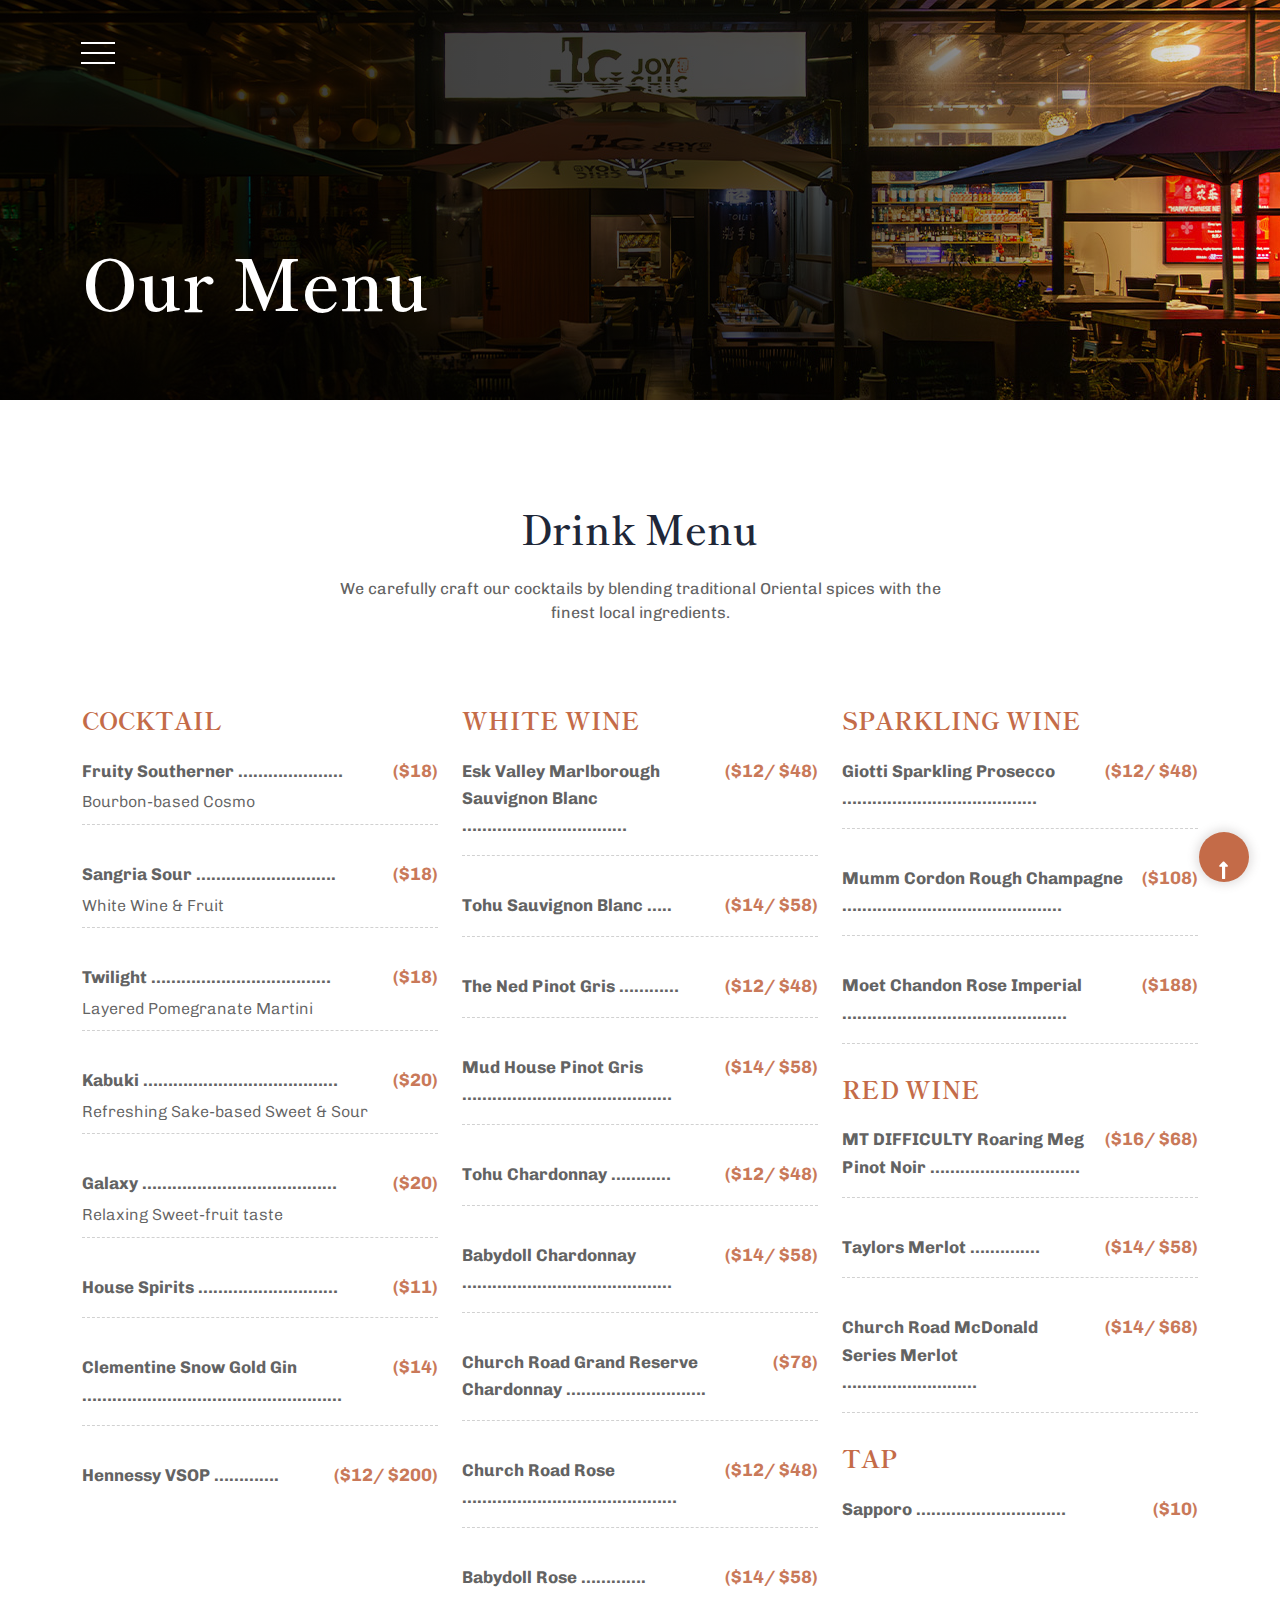
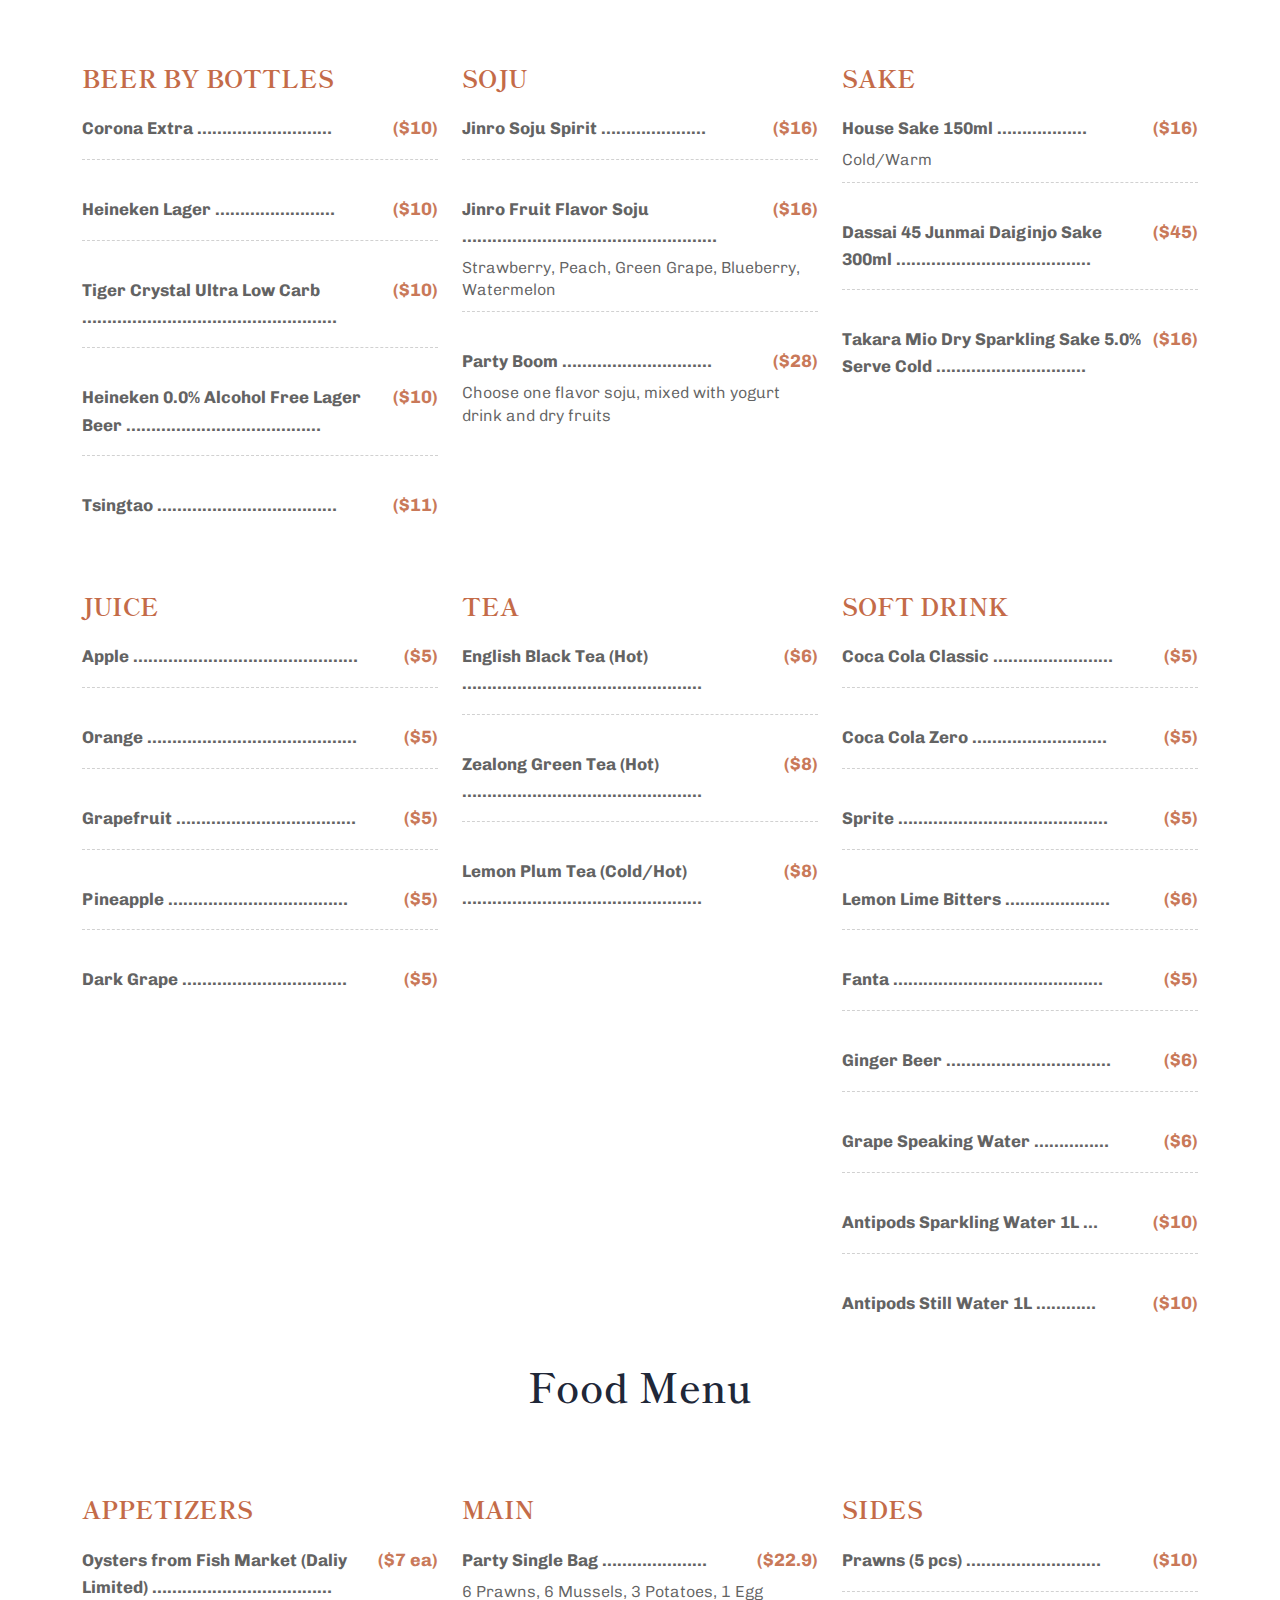
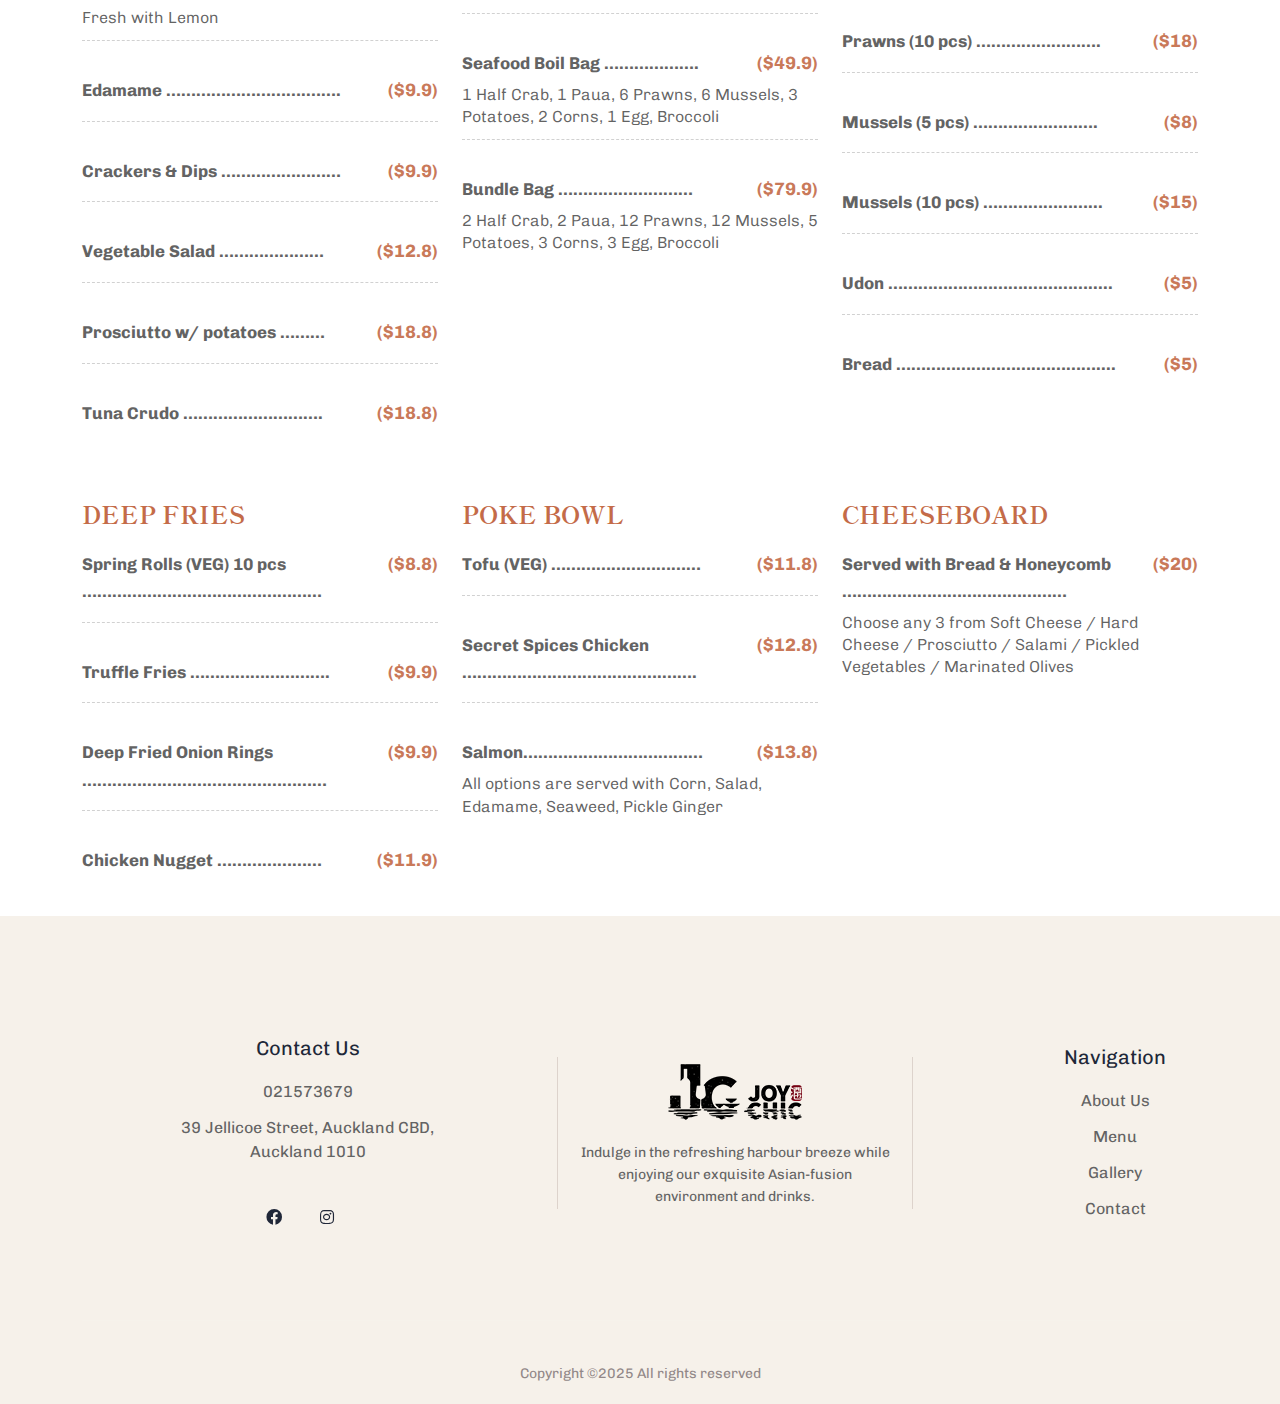
<file: src/menu.html>
<!doctype html>
<html class="no-js" lang="zxx">

<head>
    <meta charset="utf-8">
    <meta http-equiv="x-ua-compatible" content="ie=edge">
    <title>Joy Chic Bar</title>
    <meta name="description" content="">
    <meta name="viewport" content="width=device-width, initial-scale=1">
    <link rel="shortcut icon" type="image/x-icon" href="assets/img/icon/favicon.png">

    <!-- CSS here -->
    <link rel="stylesheet" href="assets/css/bootstrap.min.css">
    <link rel="stylesheet" href="assets/css/owl.carousel.min.css">
    <link rel="stylesheet" href="assets/css/slicknav.css">
    <link rel="stylesheet" href="assets/css/animate.min.css">
    <link rel="stylesheet" href="assets/css/magnific-popup.css">
    <link rel="stylesheet" href="assets/css/fontawesome-all.min.css">
    <link rel="stylesheet" href="assets/css/themify-icons.css">
    <link rel="stylesheet" href="assets/css/slick.css">
    <link rel="stylesheet" href="assets/css/nice-select.css">
    <link rel="stylesheet" href="assets/css/style.css">
    <!--$ gtag.html $-->
</head>

<body>
    <header>
        <div class="header-area">
            <div class="container">
                <div class="position-relative">
                    <!-- off-canvas-menu click -->
                    <div class="off-canvas-menu menu-bar d-block d-xxl-none">
                        <div class="line">
                            <span></span>
                            <span></span>
                            <span></span>
                        </div>
                    </div>
                    <!-- Menu Style -->
                    <div class="menu-body">
                        <div class="close-icon-menu">
                            <button> <i class="ti-close"></i></button>
                        </div>
                        <div class="logo">
                            <a href="/"><img src="assets/img/logo/logo.png" alt=""></a>
                        </div>
                        <div class="off-can-menu">
                            <nav>
                                <ul>
                                    <li class='click-menu'>
                                        <a href='/'>Home</a>
                                    </li>
                                    <li class='click-menu'>
                                        <a href='about.html'>About Us</a>
                                    </li>
                                    <li class='click-menu'>
                                        <a href='menu.html'>Menu</a>
                                    </li>
                                    <li class='click-menu'>
                                        <a href='gallery.html'>Gallery</a>
                                    </li>
                                    <!-- <li class='click-menu'><a href='#'>Blog<div class='ti-plus right'></div></a>
                                        <ul>
                                            <li>
                                                <a href='blog.html'>Blog</a>
                                                <a href='blog_details.html'>Blog Details</a>
                                                <a href='elements.html'>Elements</a>
                                            </li>
                                        </ul>
                                    </li> -->
                                    <li class='click-menu'>
                                        <a href='contact.html'>Contact us</a>
                                    </li>
                                </ul>
                            </nav>
                        </div>
                        <!-- Menu Footer -->
                        <div class="menu-footer">
                            <a href="book-now.html" class="btn_01 mb-30">Book Now</a>
                            <li><a href="tel:021573679">021573679</a></li>
                            <li><a href="contact.html">39 Jellicoe Street, Auckland CBD, Auckland 1010</a></li>
                            <!-- Social -->
                            <div class="sidebar-social">
                                <a href="https://www.facebook.com/share/g3u3GphwoP68NQRF/?mibextid=LQQJ4d"
                                    target="_blank"><i class="fab fa-facebook"></i></a>
                                <a href="https://www.instagram.com/joychicbar?igsh=MW14MGlwNXJiazdjZg%3D%3D&utm_source=qr"
                                    target="_blank"><i class="fab fa-instagram"></i></a>
                            </div>
                        </div>
                    </div>
                    <!-- End -->
                </div>
            </div>
        </div>
    </header>
    <main>
        <!--? Slider Area Start-->
        <section class="slider-area position-relative">
            <div class="slider-active">
                <div class="single-slider slider-height2 hero-overly slider-bg2 d-flex align-items-end">
                    <div class="container position-relative">
                        <div class="row">
                            <div class="offset-xxl-1 col-xxl-5 col-xl-7 col-lg-7 col-md-9 col-sm-10">
                                <div class="hero-caption hero-caption2">
                                    <h2 data-animation="pulse" data-delay=".2s">Our Menu</h2>
                                </div>
                            </div>
                        </div>
                    </div>
                </div>
            </div>
        </section>
        <!-- slider Area End-->
        <!-- our Menu Start -->
        <section class="our-menu top-padding">
            <div class="container">
                <div class="row justify-content-center">
                    <div class="col-xl-7 col-lg-8 col-md-8">
                        <!-- Section Tittle -->
                        <div class="section-tittle mb-50 text-center">
                            <h2>Drink Menu</h2>
                            <p>We carefully craft our cocktails by blending traditional Oriental spices with the finest
                                local ingredients.</p>
                        </div>
                    </div>
                </div>
                <div class="row justify-content-between">
                    <div class="col-xxl-3 col-xl-4 col-lg-4 col-md-6 col-sm-6 offset-xxl-1">
                        <div class="small-tittle">
                            <h4>COCKTAIL</h4>
                        </div>
                        <!-- Single -->
                        <div class="menu-items">
                            <div class="menu-left">
                                <div class="menu-tittle">
                                    <h4>Fruity Southerner …………………<span>($18)</span></h4>
                                </div>
                            </div>
                            <div class="menu">
                                <p>Bourbon-based Cosmo</p>
                            </div>
                        </div>
                        <!-- Single -->
                        <div class="menu-items">
                            <div class="menu-left">
                                <div class="menu-tittle">
                                    <h4>Sangria Sour ……………………….<span>($18)</span></h4>
                                </div>
                            </div>
                            <div class="menu">
                                <p>White Wine & Fruit</p>
                            </div>
                        </div>
                        <!-- Single -->
                        <div class="menu-items">
                            <div class="menu-left">
                                <div class="menu-tittle">
                                    <h4>Twilight ………………………………<span>($18)</span></h4>
                                </div>
                            </div>
                            <div class="menu">
                                <p>Layered Pomegranate Martini</p>
                            </div>
                        </div>
                        <!-- Single -->
                        <div class="menu-items">
                            <div class="menu-left">
                                <div class="menu-tittle">
                                    <h4>Kabuki …………………………………<span>($20)</span></h4>
                                </div>
                            </div>
                            <div class="menu">
                                <p>Refreshing Sake-based Sweet & Sour</p>
                            </div>
                        </div>
                        <!-- Single -->
                        <div class="menu-items">
                            <div class="menu-left">
                                <div class="menu-tittle">
                                    <h4>Galaxy …………………………………<span>($20)</span></h4>
                                </div>
                            </div>
                            <div class="menu">
                                <p>Relaxing Sweet-fruit taste</p>
                            </div>
                        </div>
                        <!-- Single -->
                        <div class="menu-items">
                            <div class="menu-left">
                                <div class="menu-tittle">
                                    <h4>House Spirits ………………….……<span>($11)</span></h4>
                                </div>
                            </div>

                        </div>

                        <!-- Single -->
                        <div class="menu-items">
                            <div class="menu-left">
                                <div class="menu-tittle">
                                    <h4>Clementine Snow Gold Gin …….………………………………………<span>($14)</span></h4>
                                </div>
                            </div>

                        </div>

                        <!-- Single -->
                        <div class="menu-items">
                            <div class="menu-left">
                                <div class="menu-tittle">
                                    <h4>Hennessy VSOP ………….<span>($12/ $200)</span></h4>
                                </div>
                            </div>

                        </div>

                    </div>


                    <div class="col-xxl-3 col-xl-4 col-lg-4 col-md-6 col-sm-6 offset-xxl-1">
                        <div class="small-tittle">
                            <h4>WHITE WINE</h4>
                        </div>
                        <!-- Single -->
                        <div class="menu-items">
                            <div class="menu-left">
                                <div class="menu-tittle">
                                    <h4>Esk Valley Marlborough Sauvignon Blanc ……………………………<span>($12/ $48)</span>
                                    </h4>
                                </div>
                            </div>
                        </div>
                        <!-- Single -->
                        <div class="menu-items">
                            <div class="menu-left">
                                <div class="menu-tittle">
                                    <h4>Tohu Sauvignon Blanc …..<span>($14/ $58)</span></h4>
                                </div>
                            </div>
                        </div>
                        <!-- Single -->
                        <div class="menu-items">
                            <div class="menu-left">
                                <div class="menu-tittle">
                                    <h4>The Ned Pinot Gris …………<span>($12/ $48)</span></h4>
                                </div>
                            </div>
                        </div>
                        <!-- Single -->
                        <div class="menu-items">
                            <div class="menu-left">
                                <div class="menu-tittle">
                                    <h4>Mud House Pinot Gris ……………………………………<span>($14/ $58)</span></h4>
                                </div>
                            </div>
                        </div>
                        <!-- Single -->
                        <div class="menu-items">
                            <div class="menu-left">
                                <div class="menu-tittle">
                                    <h4>Tohu Chardonnay …………<span>($12/ $48)</span></h4>
                                </div>
                            </div>
                        </div>
                        <!-- Single -->
                        <div class="menu-items">
                            <div class="menu-left">
                                <div class="menu-tittle">
                                    <h4>Babydoll Chardonnay ……………………………………<span>($14/ $58)</span></h4>
                                </div>
                            </div>
                        </div>
                        <!-- Single -->
                        <div class="menu-items">
                            <div class="menu-left">
                                <div class="menu-tittle">
                                    <h4>Church Road Grand Reserve Chardonnay ……………………….<span>($78)</span></h4>
                                </div>
                            </div>
                        </div>
                        <!-- Single -->
                        <div class="menu-items">
                            <div class="menu-left">
                                <div class="menu-tittle">
                                    <h4>Church Road Rose ……….……………………………<span>($12/ $48)</span></h4>
                                </div>
                            </div>
                        </div>
                        <!-- Single -->
                        <div class="menu-items">
                            <div class="menu-left">
                                <div class="menu-tittle">
                                    <h4>Babydoll Rose ………….<span>($14/ $58)</span></h4>
                                </div>
                            </div>
                        </div>
                    </div>


                    <div class="col-xxl-3 col-xl-4 col-lg-4 col-md-6 col-sm-6 offset-xxl-1">
                        <div class="small-tittle">
                            <h4>SPARKLING WINE</h4>
                        </div>
                        <!-- Single -->
                        <div class="menu-items">
                            <div class="menu-left">
                                <div class="menu-tittle">
                                    <h4>Giotti Sparkling Prosecco …………………………………<span>($12/ $48)</span></h4>
                                </div>
                            </div>
                        </div>
                        <!-- Single -->
                        <div class="menu-items">
                            <div class="menu-left">
                                <div class="menu-tittle">
                                    <h4>Mumm Cordon Rough Champagne ….…….……………………………<span>($108)</span></h4>
                                </div>
                            </div>
                        </div>
                        <!-- Single -->
                        <div class="menu-items">
                            <div class="menu-left">
                                <div class="menu-tittle">
                                    <h4>Moet Chandon Rose Imperial ………………………………………<span>($188)</span></h4>
                                </div>
                            </div>
                        </div>

                        <div class="small-tittle">
                            <h4>RED WINE</h4>
                        </div>
                        <!-- Single -->
                        <div class="menu-items">
                            <div class="menu-left">
                                <div class="menu-tittle">
                                    <h4>MT DIFFICULTY Roaring Meg Pinot Noir …………………………<span>($16/ $68)</span>
                                    </h4>
                                </div>
                            </div>
                        </div>
                        <!-- Single -->
                        <div class="menu-items">
                            <div class="menu-left">
                                <div class="menu-tittle">
                                    <h4>Taylors Merlot ….…….…<span>($14/ $58)</span></h4>
                                </div>
                            </div>
                        </div>
                        <!-- Single -->
                        <div class="menu-items">
                            <div class="menu-left">
                                <div class="menu-tittle">
                                    <h4>Church Road McDonald Series Merlot ………………………<span>($14/ $68)</span></h4>
                                </div>
                            </div>
                        </div>

                        <div class="small-tittle">
                            <h4>TAP</h4>
                        </div>
                        <!-- Single -->
                        <div class="menu-items">
                            <div class="menu-left">
                                <div class="menu-tittle">
                                    <h4>Sapporo …………………………<span>($10)</span></h4>
                                </div>
                            </div>
                        </div>

                    </div>





                    <div class="col-xxl-3 col-xl-4 col-lg-4 col-md-6 col-sm-6 offset-xxl-1">
                        <div class="small-tittle">
                            <h4>BEER BY BOTTLES</h4>
                        </div>
                        <!-- Single -->
                        <div class="menu-items">
                            <div class="menu-left">
                                <div class="menu-tittle">
                                    <h4>Corona Extra ………………………<span>($10)</span></h4>
                                </div>
                            </div>
                        </div>
                        <!-- Single -->
                        <div class="menu-items">
                            <div class="menu-left">
                                <div class="menu-tittle">
                                    <h4>Heineken Lager ……………………<span>($10)</span></h4>
                                </div>
                            </div>
                        </div>
                        <!-- Single -->
                        <div class="menu-items">
                            <div class="menu-left">
                                <div class="menu-tittle">
                                    <h4>Tiger Crystal Ultra Low Carb ……………………………………………<span>($10)</span></h4>
                                </div>
                            </div>
                        </div>
                        <!-- Single -->
                        <div class="menu-items">
                            <div class="menu-left">
                                <div class="menu-tittle">
                                    <h4>Heineken 0.0% Alcohol Free Lager Beer …………………………………<span>($10)</span></h4>
                                </div>
                            </div>
                        </div>
                        <!-- Single -->
                        <div class="menu-items">
                            <div class="menu-left">
                                <div class="menu-tittle">
                                    <h4>Tsingtao ………………………………<span>($11)</span></h4>
                                </div>
                            </div>
                        </div>


                    </div>


                    <div class="col-xxl-3 col-xl-4 col-lg-4 col-md-6 col-sm-6 offset-xxl-1">
                        <div class="small-tittle">
                            <h4>SOJU</h4>
                        </div>
                        <!-- Single -->
                        <div class="menu-items">
                            <div class="menu-left">
                                <div class="menu-tittle">
                                    <h4>Jinro Soju Spirit …………………<span>($16)</span></h4>
                                </div>
                            </div>
                        </div>
                        <!-- Single -->
                        <div class="menu-items">
                            <div class="menu-left">
                                <div class="menu-tittle">
                                    <h4>Jinro Fruit Flavor Soju ……………………………………………<span>($16)</span></h4>
                                </div>
                            </div>
                            <div class="menu">
                                <p>Strawberry, Peach, Green Grape, Blueberry, Watermelon</p>
                            </div>
                        </div>
                        <!-- Single -->
                        <div class="menu-items">
                            <div class="menu-left">
                                <div class="menu-tittle">
                                    <h4>Party Boom …………………………<span>($28)</span></h4>
                                </div>
                            </div>
                            <div class="menu">
                                <p>Choose one flavor soju, mixed with yogurt drink and dry fruits</p>
                            </div>
                        </div>


                    </div>




                    <div class="col-xxl-3 col-xl-4 col-lg-4 col-md-6 col-sm-6 offset-xxl-1">
                        <div class="small-tittle">
                            <h4>SAKE</h4>
                        </div>
                        <!-- Single -->
                        <div class="menu-items">
                            <div class="menu-left">
                                <div class="menu-tittle">
                                    <h4>House Sake 150ml ………………<span>($16)</span></h4>
                                </div>
                            </div>
                            <div class="menu">
                                <p>Cold/Warm</p>
                            </div>
                        </div>
                        <!-- Single -->
                        <div class="menu-items">
                            <div class="menu-left">
                                <div class="menu-tittle">
                                    <h4>Dassai 45 Junmai Daiginjo Sake 300ml …………………………………<span>($45)</span></h4>
                                </div>
                            </div>
                        </div>
                        <!-- Single -->
                        <div class="menu-items">
                            <div class="menu-left">
                                <div class="menu-tittle">
                                    <h4>Takara Mio Dry Sparkling Sake 5.0% Serve Cold …………………………<span>($16)</span>
                                    </h4>
                                </div>
                            </div>
                        </div>


                    </div>





                    <div class="col-xxl-3 col-xl-4 col-lg-4 col-md-6 col-sm-6 offset-xxl-1">
                        <div class="small-tittle">
                            <h4>JUICE</h4>
                        </div>
                        <!-- Single -->
                        <div class="menu-items">
                            <div class="menu-left">
                                <div class="menu-tittle">
                                    <h4>Apple ………………………………………<span>($5)</span></h4>
                                </div>
                            </div>
                        </div>
                        <!-- Single -->
                        <div class="menu-items">
                            <div class="menu-left">
                                <div class="menu-tittle">
                                    <h4>Orange ……………………………………<span>($5)</span></h4>
                                </div>
                            </div>
                        </div>
                        <!-- Single -->
                        <div class="menu-items">
                            <div class="menu-left">
                                <div class="menu-tittle">
                                    <h4>Grapefruit ………………………………<span>($5)</span></h4>
                                </div>
                            </div>
                        </div>
                        <!-- Single -->
                        <div class="menu-items">
                            <div class="menu-left">
                                <div class="menu-tittle">
                                    <h4>Pineapple ………………………………<span>($5)</span></h4>
                                </div>
                            </div>
                        </div>
                        <!-- Single -->
                        <div class="menu-items">
                            <div class="menu-left">
                                <div class="menu-tittle">
                                    <h4>Dark Grape ……………………………<span>($5)</span></h4>
                                </div>
                            </div>
                        </div>



                    </div>


                    <div class="col-xxl-3 col-xl-4 col-lg-4 col-md-6 col-sm-6 offset-xxl-1">
                        <div class="small-tittle">
                            <h4>TEA</h4>
                        </div>
                        <!-- Single -->
                        <div class="menu-items">
                            <div class="menu-left">
                                <div class="menu-tittle">
                                    <h4>English Black Tea (Hot) …………………………………………<span>($6)</span></h4>
                                </div>
                            </div>
                        </div>
                        <!-- Single -->
                        <div class="menu-items">
                            <div class="menu-left">
                                <div class="menu-tittle">
                                    <h4>Zealong Green Tea (Hot) …………………………………………<span>($8)</span></h4>
                                </div>
                            </div>
                        </div>
                        <!-- Single -->
                        <div class="menu-items">
                            <div class="menu-left">
                                <div class="menu-tittle">
                                    <h4>Lemon Plum Tea (Cold/Hot) …………………………………………<span>($8)</span></h4>
                                </div>
                            </div>
                        </div>


                    </div>

                    <div class="col-xxl-3 col-xl-4 col-lg-4 col-md-6 col-sm-6 offset-xxl-1">
                        <div class="small-tittle">
                            <h4>SOFT DRINK</h4>
                        </div>
                        <!-- Single -->
                        <div class="menu-items">
                            <div class="menu-left">
                                <div class="menu-tittle">
                                    <h4>Coca Cola Classic ……………………<span>($5)</span></h4>
                                </div>
                            </div>
                        </div>
                        <!-- Single -->
                        <div class="menu-items">
                            <div class="menu-left">
                                <div class="menu-tittle">
                                    <h4>Coca Cola Zero ………………………<span>($5)</span></h4>
                                </div>
                            </div>
                        </div>
                        <!-- Single -->
                        <div class="menu-items">
                            <div class="menu-left">
                                <div class="menu-tittle">
                                    <h4>Sprite ……………………………………<span>($5)</span></h4>
                                </div>
                            </div>
                        </div>
                        <!-- Single -->
                        <div class="menu-items">
                            <div class="menu-left">
                                <div class="menu-tittle">
                                    <h4>Lemon Lime Bitters …………………<span>($6)</span></h4>
                                </div>
                            </div>
                        </div>
                        <!-- Single -->
                        <div class="menu-items">
                            <div class="menu-left">
                                <div class="menu-tittle">
                                    <h4>Fanta ……………………………………<span>($5)</span></h4>
                                </div>
                            </div>
                        </div>
                        <!-- Single -->
                        <div class="menu-items">
                            <div class="menu-left">
                                <div class="menu-tittle">
                                    <h4>Ginger Beer ……………………………<span>($6)</span></h4>
                                </div>
                            </div>
                        </div>
                        <!-- Single -->
                        <div class="menu-items">
                            <div class="menu-left">
                                <div class="menu-tittle">
                                    <h4>Grape Speaking Water ……………<span>($6)</span></h4>
                                </div>
                            </div>
                        </div>
                        <!-- Single -->
                        <div class="menu-items">
                            <div class="menu-left">
                                <div class="menu-tittle">
                                    <h4>Antipods Sparkling Water 1L …<span>($10)</span></h4>
                                </div>
                            </div>
                        </div>
                        <!-- Single -->
                        <div class="menu-items">
                            <div class="menu-left">
                                <div class="menu-tittle">
                                    <h4>Antipods Still Water 1L …………<span>($10)</span></h4>
                                </div>
                            </div>
                        </div>


                    </div>



                </div>


                <div class="row justify-content-center">
                    <div class="col-xl-7 col-lg-8 col-md-8">
                        <!-- Section Tittle -->
                        <div class="section-tittle mb-50 text-center">
                            <h2>Food Menu</h2>
                            <!-- <p>We carefully craft our cocktails by blending traditional Oriental spices with the finest
                                local ingredients.</p> -->
                        </div>
                    </div>
                </div>

                <div class="row justify-content-between">
                    <div class="col-xxl-3 col-xl-4 col-lg-4 col-md-6 col-sm-6 offset-xxl-1">
                        <div class="small-tittle">
                            <h4>APPETIZERS</h4>
                        </div>
                        <!-- Single -->
                        <div class="menu-items">
                            <div class="menu-left">
                                <div class="menu-tittle">
                                    <h4>Oysters from Fish Market (Daliy Limited) ………………………………<span>($7 ea)</span></h4>
                                </div>
                            </div>
                            <div class="menu">
                                <p>Fresh with Lemon</p>
                            </div>
                        </div>
                        <!-- Single -->
                        <div class="menu-items">
                            <div class="menu-left">
                                <div class="menu-tittle">
                                    <h4>Edamame ……………………….…….<span>($9.9)</span></h4>
                                </div>
                            </div>

                        </div>
                        <!-- Single -->
                        <div class="menu-items">
                            <div class="menu-left">
                                <div class="menu-tittle">
                                    <h4>Crackers & Dips ……………………<span>($9.9)</span></h4>
                                </div>
                            </div>
                        </div>
                        <!-- Single -->
                        <div class="menu-items">
                            <div class="menu-left">
                                <div class="menu-tittle">
                                    <h4>Vegetable Salad …………………<span>($12.8)</span></h4>
                                </div>
                            </div>
                        </div>
                        <!-- Single -->
                        <div class="menu-items">
                            <div class="menu-left">
                                <div class="menu-tittle">
                                    <h4>Prosciutto w/ potatoes ………<span>($18.8)</span></h4>
                                </div>
                            </div>

                        </div>
                        <!-- Single -->
                        <div class="menu-items">
                            <div class="menu-left">
                                <div class="menu-tittle">
                                    <h4>Tuna Crudo ……………………….<span>($18.8)</span></h4>
                                </div>
                            </div>

                        </div>
                    </div>
                    <div class="col-xxl-3 col-xl-4 col-lg-4 col-md-6 col-sm-6">
                        <div class="small-tittle">
                            <h4>MAIN</h4>
                        </div>
                        <!-- Single -->
                        <div class="menu-items">
                            <div class="menu-left">
                                <div class="menu-tittle">
                                    <h4>Party Single Bag …………………<span>($22.9)</span></h4>
                                </div>
                            </div>
                            <div class="menu">
                                <p>6 Prawns, 6 Mussels, 3 Potatoes, 1 Egg</p>
                            </div>
                        </div>
                        <!-- Single -->
                        <div class="menu-items">
                            <div class="menu-left">
                                <div class="menu-tittle">
                                    <h4>Seafood Boil Bag ……………….<span>($49.9)</span></h4>
                                </div>
                            </div>
                            <div class="menu">
                                <p>1 Half Crab, 1 Paua, 6 Prawns, 6 Mussels, 3 Potatoes, 2 Corns, 1 Egg, Broccoli</p>
                            </div>
                        </div>
                        <!-- Single -->
                        <div class="menu-items">
                            <div class="menu-left">
                                <div class="menu-tittle">
                                    <h4>Bundle Bag ………………………<span>($79.9)</span></h4>
                                </div>
                            </div>
                            <div class="menu">
                                <p>2 Half Crab, 2 Paua, 12 Prawns, 12 Mussels, 5 Potatoes, 3 Corns, 3 Egg, Broccoli</p>
                            </div>
                        </div>

                    </div>
                    <div class="col-xxl-3 col-xl-4 col-lg-4 col-md-6 col-sm-6">
                        <div class="small-tittle">
                            <h4>SIDES</h4>
                        </div>
                        <!-- Single -->
                        <div class="menu-items">
                            <div class="menu-left">
                                <div class="menu-tittle">
                                    <h4>Prawns (5 pcs) ………………………<span>($10)</span></h4>
                                </div>
                            </div>
                        </div>
                        <!-- Single -->
                        <div class="menu-items">
                            <div class="menu-left">
                                <div class="menu-tittle">
                                    <h4>Prawns (10 pcs) …………………….<span>($18)</span></h4>
                                </div>
                            </div>
                        </div>
                        <!-- Single -->
                        <div class="menu-items">
                            <div class="menu-left">
                                <div class="menu-tittle">
                                    <h4>Mussels (5 pcs) …………………….<span>($8)</span></h4>
                                </div>
                            </div>
                        </div>
                        <!-- Single -->
                        <div class="menu-items">
                            <div class="menu-left">
                                <div class="menu-tittle">
                                    <h4>Mussels (10 pcs) …………………...<span>($15)</span></h4>
                                </div>
                            </div>
                        </div>
                        <!-- Single -->
                        <div class="menu-items">
                            <div class="menu-left">
                                <div class="menu-tittle">
                                    <h4>Udon ……………………….………….....<span>($5)</span></h4>
                                </div>
                            </div>
                        </div>
                        <!-- Single -->
                        <div class="menu-items">
                            <div class="menu-left">
                                <div class="menu-tittle">
                                    <h4>Bread ……………………….…………....<span>($5)</span></h4>
                                </div>
                            </div>
                        </div>
                    </div>

                    <div class="col-xxl-3 col-xl-4 col-lg-4 col-md-6 col-sm-6 offset-xxl-1">
                        <div class="small-tittle">
                            <h4>DEEP FRIES</h4>
                        </div>
                        <!-- Single -->
                        <div class="menu-items">
                            <div class="menu-left">
                                <div class="menu-tittle">
                                    <h4>Spring Rolls (VEG) 10 pcs …………………………………………<span>($8.8)</span></h4>
                                </div>
                            </div>
                        </div>
                        <!-- Single -->
                        <div class="menu-items">
                            <div class="menu-left">
                                <div class="menu-tittle">
                                    <h4>Truffle Fries ……………………….<span>($9.9)</span></h4>
                                </div>
                            </div>

                        </div>
                        <!-- Single -->
                        <div class="menu-items">
                            <div class="menu-left">
                                <div class="menu-tittle">
                                    <h4>Deep Fried Onion Rings ………….………………………………<span>($9.9)</span></h4>
                                </div>
                            </div>
                        </div>
                        <!-- Single -->
                        <div class="menu-items">
                            <div class="menu-left">
                                <div class="menu-tittle">
                                    <h4>Chicken Nugget …………………<span>($11.9)</span></h4>
                                </div>
                            </div>
                        </div>

                    </div>



                    <div class="col-xxl-3 col-xl-4 col-lg-4 col-md-6 col-sm-6 offset-xxl-1">
                        <div class="small-tittle">
                            <h4>POKE BOWL</h4>
                        </div>
                        <!-- Single -->
                        <div class="menu-items">
                            <div class="menu-left">
                                <div class="menu-tittle">
                                    <h4>Tofu (VEG) …………………………<span>($11.8)</span></h4>
                                </div>
                            </div>
                        </div>
                        <!-- Single -->
                        <div class="menu-items">
                            <div class="menu-left">
                                <div class="menu-tittle">
                                    <h4>Secret Spices Chicken ………………………………….…….<span>($12.8)</span></h4>
                                </div>
                            </div>

                        </div>
                        <!-- Single -->
                        <div class="menu-items">
                            <div class="menu-left">
                                <div class="menu-tittle">
                                    <h4>Salmon………………………………<span>($13.8)</span></h4>
                                </div>
                            </div>
                            <div class="menu">
                                <p>All options are served with Corn, Salad, Edamame, Seaweed, Pickle Ginger</p>
                            </div>
                        </div>

                    </div>


                    <div class="col-xxl-3 col-xl-4 col-lg-4 col-md-6 col-sm-6 offset-xxl-1">
                        <div class="small-tittle">
                            <h4>CHEESEBOARD</h4>
                        </div>
                        <!-- Single -->
                        <div class="menu-items">
                            <div class="menu-left">
                                <div class="menu-tittle">
                                    <h4>Served with Bread & Honeycomb ………………………………………<span>($20)</span></h4>
                                </div>
                            </div>
                            <div class="menu">
                                <p>Choose any 3 from Soft Cheese / Hard Cheese / Prosciutto / Salami / Pickled
                                    Vegetables / Marinated Olives</p>
                            </div>
                        </div>

                    </div>
                </div>

            </div>
            <!-- Menu Shape -->
            <!-- <div class="menu-shape d-none d-md-block">
                <img src="assets/img/gallery/menu-shape.png" alt="">
            </div> -->
        </section>
        <!-- our Menu End -->
        <!-- Gallery start -->
        <!-- <div class="gallery-area gallery-area2 pt-90 pb-60">
            <div class="container">
                <div class="row">
                    <div class="col-lg-6 offset-xl-1 col-md-6 col-sm-6">
                        <div class="single-gallery mb-25">
                            <img src="assets/img/gallery/gallery1.jpg" alt="" class="img-fluid">
                        </div>
                    </div>
                    <div class="col-lg-5 col-md-5 col-sm-5">
                        <div class="single-gallery mb-25">
                            <img src="assets/img/gallery/gallery2.jpg" alt="" class="img-fluid">
                        </div>
                    </div>
                    <div class="col-lg-5 offset-xl-1 col-md-5 col-sm-5">
                        <div class="single-gallery mb-25">
                            <img src="assets/img/gallery/gallery3.jpg" alt="" class="img-fluid">
                        </div>
                    </div>
                    <div class="col-lg-6 col-md-6 col-sm-6">
                        <div class="single-gallery mb-25">
                            <img src="assets/img/gallery/gallery4.jpg" alt="" class="img-fluid">
                        </div>
                    </div>
                </div>
            </div>
        </div> -->
        <!-- Gallery End -->
    </main>
    <footer>
        <div class="footer-wrapper gray-bg">
            <div class="footer-area footer-padding">
                <div class="container">
                    <div class="row justify-content-between align-items-center">
                        <div class="offset-xl-1 offset-xxl-2 col-xl-3 col-lg-3 col-md-4 col-sm-6">
                            <div class="footer-tittle text-center mb-50">
                                <h4>Contact Us</h4>
                                <ul>
                                    <li><a href="tel:021573679">021573679</a></li>
                                    <li><a href="contact.html">39 Jellicoe Street, Auckland CBD, Auckland 1010</a></li>
                                    <!-- social -->
                                    <div class="footer-social pt-30">
                                        <a href="https://www.facebook.com/share/g3u3GphwoP68NQRF/?mibextid=LQQJ4d"
                                            target="_blank"><i class="fab fa-facebook"></i></a>
                                        <a href="#"></a>
                                        <a href="https://www.instagram.com/joychicbar?igsh=MW14MGlwNXJiazdjZg%3D%3D&utm_source=qr"
                                            target="_blank"><i class="fab fa-instagram"></i></a>
                                    </div>
                                </ul>
                            </div>
                        </div>
                        <div class="col-xl-4 col-lg-4 col-md-5 col-sm-6">
                            <div class="single-footer-caption mb-50">
                                <div class="single-footer-caption text-center mb-20">
                                    <!-- logo -->
                                    <div class="footer-logo mb-15">
                                        <a href="/"><img src="assets/img/logo/logo2_footer.png" alt=""></a>
                                    </div>
                                    <p style="line-height: 1.6; font-size: 14px; color: #636363;">Indulge in the
                                        refreshing harbour breeze while enjoying our exquisite Asian-fusion environment
                                        and drinks.</p>
                                </div>
                            </div>
                        </div>
                        <div class="col-xl-2 col-lg-3 col-md-4 col-sm-6">
                            <div class="footer-tittle text-center mb-50">
                                <h4>Navigation</h4>
                                <ul>
                                    <li><a href="about.html">About Us</a></li>
                                    <li><a href="menu.html">Menu</a></li>
                                    <li><a href="gallery.html">Gallery</a></li>
                                    <li><a href="contact.html">Contact</a></li>
                                </ul>
                            </div>
                        </div>
                    </div>
                </div>
            </div>
            <!-- footer-bottom area -->
            <div class="footer-bottom-area">
                <div class="container">
                    <div class="footer-border">
                        <div class="row">
                            <div class="col-xl-12 ">
                                <div class="footer-copy-right text-center">
                                    <p>Copyright ©2025 All rights reserved</p>
                                </div>
                            </div>
                        </div>
                    </div>
                </div>
            </div>
        </div>
    </footer>
    <!-- Scroll Up -->
    <div id="back-top" class="">
        <a title="Go to Top" href="#" class=""> <i class="fas fa-long-arrow-alt-up scroll-animate"></i></a>
    </div>

    <!-- JS here -->
    <!-- Jquery, Popper, Bootstrap -->
    <script src="./assets/js/vendor/modernizr-3.5.0.min.js"></script>
    <script src="./assets/js/vendor/jquery-1.12.4.min.js"></script>
    <script src="./assets/js/popper.min.js"></script>
    <script src="./assets/js/bootstrap.min.js"></script>

    <!-- Slick-slider , Owl-Carousel ,slick-nav -->
    <script src="./assets/js/owl.carousel.min.js"></script>
    <script src="./assets/js/slick.min.js"></script>
    <script src="./assets/js/jquery.slicknav.min.js"></script>

    <!--wow , counter , waypoint, Nice-select -->
    <script src="./assets/js/wow.min.js"></script>
    <script src="./assets/js/jquery.magnific-popup.js"></script>
    <script src="./assets/js/jquery.nice-select.min.js"></script>
    <script src="./assets/js/jquery.counterup.min.js"></script>
    <script src="./assets/js/waypoints.min.js"></script>
    <!-- contact js -->
    <script src="./assets/js/contact.js"></script>
    <script src="./assets/js/jquery.form.js"></script>
    <script src="./assets/js/jquery.validate.min.js"></script>
    <script src="./assets/js/mail-script.js"></script>
    <script src="./assets/js/jquery.ajaxchimp.min.js"></script>

    <!--  Plugins, main-Jquery -->
    <script src="./assets/js/plugins.js"></script>
    <script src="./assets/js/main.js"></script>

    <!-- Google tag (gtag.js) -->
    <script src="https://www.google.com/recaptcha/api.js?render=6LexbKIqAAAAAGne4vJ3UL6RZ5QAQOQ5IJCaMKAP"></script>
</body>

</html>
</file>
<file: src/assets/css/themify-icons.css>
@font-face {
	font-family: 'themify';
	src:url('../fonts/themify.eot?-fvbane');


	src:url('../fonts/themify.eot?#iefix-fvbane') format('embedded-opentype'),
		url('../fonts/themify.woff?-fvbane') format('woff'),
		url('../fonts/themify.ttf?-fvbane') format('truetype'),
		url('../fonts/themify.svg?-fvbane#themify') format('svg');
	font-weight: normal;
	font-style: normal;
}

[class^="ti-"], [class*=" ti-"] {
	font-family: 'themify';
	speak: none;
	font-style: normal;
	font-weight: normal;
	font-variant: normal;
	text-transform: none;
	line-height: 1;

	/* Better Font Rendering =========== */
	-webkit-font-smoothing: antialiased;
	-moz-osx-font-smoothing: grayscale;
}

.ti-wand:before {
	content: "\e600";
}
.ti-volume:before {
	content: "\e601";
}
.ti-user:before {
	content: "\e602";
}
.ti-unlock:before {
	content: "\e603";
}
.ti-unlink:before {
	content: "\e604";
}
.ti-trash:before {
	content: "\e605";
}
.ti-thought:before {
	content: "\e606";
}
.ti-target:before {
	content: "\e607";
}
.ti-tag:before {
	content: "\e608";
}
.ti-tablet:before {
	content: "\e609";
}
.ti-star:before {
	content: "\e60a";
}
.ti-spray:before {
	content: "\e60b";
}
.ti-signal:before {
	content: "\e60c";
}
.ti-shopping-cart:before {
	content: "\e60d";
}
.ti-shopping-cart-full:before {
	content: "\e60e";
}
.ti-settings:before {
	content: "\e60f";
}
.ti-search:before {
	content: "\e610";
}
.ti-zoom-in:before {
	content: "\e611";
}
.ti-zoom-out:before {
	content: "\e612";
}
.ti-cut:before {
	content: "\e613";
}
.ti-ruler:before {
	content: "\e614";
}
.ti-ruler-pencil:before {
	content: "\e615";
}
.ti-ruler-alt:before {
	content: "\e616";
}
.ti-bookmark:before {
	content: "\e617";
}
.ti-bookmark-alt:before {
	content: "\e618";
}
.ti-reload:before {
	content: "\e619";
}
.ti-plus:before {
	content: "\e61a";
}
.ti-pin:before {
	content: "\e61b";
}
.ti-pencil:before {
	content: "\e61c";
}
.ti-pencil-alt:before {
	content: "\e61d";
}
.ti-paint-roller:before {
	content: "\e61e";
}
.ti-paint-bucket:before {
	content: "\e61f";
}
.ti-na:before {
	content: "\e620";
}
.ti-mobile:before {
	content: "\e621";
}
.ti-minus:before {
	content: "\e622";
}
.ti-medall:before {
	content: "\e623";
}
.ti-medall-alt:before {
	content: "\e624";
}
.ti-marker:before {
	content: "\e625";
}
.ti-marker-alt:before {
	content: "\e626";
}
.ti-arrow-up:before {
	content: "\e627";
}
.ti-arrow-right:before {
	content: "\e628";
}
.ti-arrow-left:before {
	content: "\e629";
}
.ti-arrow-down:before {
	content: "\e62a";
}
.ti-lock:before {
	content: "\e62b";
}
.ti-location-arrow:before {
	content: "\e62c";
}
.ti-link:before {
	content: "\e62d";
}
.ti-layout:before {
	content: "\e62e";
}
.ti-layers:before {
	content: "\e62f";
}
.ti-layers-alt:before {
	content: "\e630";
}
.ti-key:before {
	content: "\e631";
}
.ti-import:before {
	content: "\e632";
}
.ti-image:before {
	content: "\e633";
}
.ti-heart:before {
	content: "\e634";
}
.ti-heart-broken:before {
	content: "\e635";
}
.ti-hand-stop:before {
	content: "\e636";
}
.ti-hand-open:before {
	content: "\e637";
}
.ti-hand-drag:before {
	content: "\e638";
}
.ti-folder:before {
	content: "\e639";
}
.ti-flag:before {
	content: "\e63a";
}
.ti-flag-alt:before {
	content: "\e63b";
}
.ti-flag-alt-2:before {
	content: "\e63c";
}
.ti-eye:before {
	content: "\e63d";
}
.ti-export:before {
	content: "\e63e";
}
.ti-exchange-vertical:before {
	content: "\e63f";
}
.ti-desktop:before {
	content: "\e640";
}
.ti-cup:before {
	content: "\e641";
}
.ti-crown:before {
	content: "\e642";
}
.ti-comments:before {
	content: "\e643";
}
.ti-comment:before {
	content: "\e644";
}
.ti-comment-alt:before {
	content: "\e645";
}
.ti-close:before {
	content: "\e646";
}
.ti-clip:before {
	content: "\e647";
}
.ti-angle-up:before {
	content: "\e648";
}
.ti-angle-right:before {
	content: "\e649";
}
.ti-angle-left:before {
	content: "\e64a";
}
.ti-angle-down:before {
	content: "\e64b";
}
.ti-check:before {
	content: "\e64c";
}
.ti-check-box:before {
	content: "\e64d";
}
.ti-camera:before {
	content: "\e64e";
}
.ti-announcement:before {
	content: "\e64f";
}
.ti-brush:before {
	content: "\e650";
}
.ti-briefcase:before {
	content: "\e651";
}
.ti-bolt:before {
	content: "\e652";
}
.ti-bolt-alt:before {
	content: "\e653";
}
.ti-blackboard:before {
	content: "\e654";
}
.ti-bag:before {
	content: "\e655";
}
.ti-move:before {
	content: "\e656";
}
.ti-arrows-vertical:before {
	content: "\e657";
}
.ti-arrows-horizontal:before {
	content: "\e658";
}
.ti-fullscreen:before {
	content: "\e659";
}
.ti-arrow-top-right:before {
	content: "\e65a";
}
.ti-arrow-top-left:before {
	content: "\e65b";
}
.ti-arrow-circle-up:before {
	content: "\e65c";
}
.ti-arrow-circle-right:before {
	content: "\e65d";
}
.ti-arrow-circle-left:before {
	content: "\e65e";
}
.ti-arrow-circle-down:before {
	content: "\e65f";
}
.ti-angle-double-up:before {
	content: "\e660";
}
.ti-angle-double-right:before {
	content: "\e661";
}
.ti-angle-double-left:before {
	content: "\e662";
}
.ti-angle-double-down:before {
	content: "\e663";
}
.ti-zip:before {
	content: "\e664";
}
.ti-world:before {
	content: "\e665";
}
.ti-wheelchair:before {
	content: "\e666";
}
.ti-view-list:before {
	content: "\e667";
}
.ti-view-list-alt:before {
	content: "\e668";
}
.ti-view-grid:before {
	content: "\e669";
}
.ti-uppercase:before {
	content: "\e66a";
}
.ti-upload:before {
	content: "\e66b";
}
.ti-underline:before {
	content: "\e66c";
}
.ti-truck:before {
	content: "\e66d";
}
.ti-timer:before {
	content: "\e66e";
}
.ti-ticket:before {
	content: "\e66f";
}
.ti-thumb-up:before {
	content: "\e670";
}
.ti-thumb-down:before {
	content: "\e671";
}
.ti-text:before {
	content: "\e672";
}
.ti-stats-up:before {
	content: "\e673";
}
.ti-stats-down:before {
	content: "\e674";
}
.ti-split-v:before {
	content: "\e675";
}
.ti-split-h:before {
	content: "\e676";
}
.ti-smallcap:before {
	content: "\e677";
}
.ti-shine:before {
	content: "\e678";
}
.ti-shift-right:before {
	content: "\e679";
}
.ti-shift-left:before {
	content: "\e67a";
}
.ti-shield:before {
	content: "\e67b";
}
.ti-notepad:before {
	content: "\e67c";
}
.ti-server:before {
	content: "\e67d";
}
.ti-quote-right:before {
	content: "\e67e";
}
.ti-quote-left:before {
	content: "\e67f";
}
.ti-pulse:before {
	content: "\e680";
}
.ti-printer:before {
	content: "\e681";
}
.ti-power-off:before {
	content: "\e682";
}
.ti-plug:before {
	content: "\e683";
}
.ti-pie-chart:before {
	content: "\e684";
}
.ti-paragraph:before {
	content: "\e685";
}
.ti-panel:before {
	content: "\e686";
}
.ti-package:before {
	content: "\e687";
}
.ti-music:before {
	content: "\e688";
}
.ti-music-alt:before {
	content: "\e689";
}
.ti-mouse:before {
	content: "\e68a";
}
.ti-mouse-alt:before {
	content: "\e68b";
}
.ti-money:before {
	content: "\e68c";
}
.ti-microphone:before {
	content: "\e68d";
}
.ti-menu:before {
	content: "\e68e";
}
.ti-menu-alt:before {
	content: "\e68f";
}
.ti-map:before {
	content: "\e690";
}
.ti-map-alt:before {
	content: "\e691";
}
.ti-loop:before {
	content: "\e692";
}
.ti-location-pin:before {
	content: "\e693";
}
.ti-list:before {
	content: "\e694";
}
.ti-light-bulb:before {
	content: "\e695";
}
.ti-Italic:before {
	content: "\e696";
}
.ti-info:before {
	content: "\e697";
}
.ti-infinite:before {
	content: "\e698";
}
.ti-id-badge:before {
	content: "\e699";
}
.ti-hummer:before {
	content: "\e69a";
}
.ti-home:before {
	content: "\e69b";
}
.ti-help:before {
	content: "\e69c";
}
.ti-headphone:before {
	content: "\e69d";
}
.ti-harddrives:before {
	content: "\e69e";
}
.ti-harddrive:before {
	content: "\e69f";
}
.ti-gift:before {
	content: "\e6a0";
}
.ti-game:before {
	content: "\e6a1";
}
.ti-filter:before {
	content: "\e6a2";
}
.ti-files:before {
	content: "\e6a3";
}
.ti-file:before {
	content: "\e6a4";
}
.ti-eraser:before {
	content: "\e6a5";
}
.ti-envelope:before {
	content: "\e6a6";
}
.ti-download:before {
	content: "\e6a7";
}
.ti-direction:before {
	content: "\e6a8";
}
.ti-direction-alt:before {
	content: "\e6a9";
}
.ti-dashboard:before {
	content: "\e6aa";
}
.ti-control-stop:before {
	content: "\e6ab";
}
.ti-control-shuffle:before {
	content: "\e6ac";
}
.ti-control-play:before {
	content: "\e6ad";
}
.ti-control-pause:before {
	content: "\e6ae";
}
.ti-control-forward:before {
	content: "\e6af";
}
.ti-control-backward:before {
	content: "\e6b0";
}
.ti-cloud:before {
	content: "\e6b1";
}
.ti-cloud-up:before {
	content: "\e6b2";
}
.ti-cloud-down:before {
	content: "\e6b3";
}
.ti-clipboard:before {
	content: "\e6b4";
}
.ti-car:before {
	content: "\e6b5";
}
.ti-calendar:before {
	content: "\e6b6";
}
.ti-book:before {
	content: "\e6b7";
}
.ti-bell:before {
	content: "\e6b8";
}
.ti-basketball:before {
	content: "\e6b9";
}
.ti-bar-chart:before {
	content: "\e6ba";
}
.ti-bar-chart-alt:before {
	content: "\e6bb";
}
.ti-back-right:before {
	content: "\e6bc";
}
.ti-back-left:before {
	content: "\e6bd";
}
.ti-arrows-corner:before {
	content: "\e6be";
}
.ti-archive:before {
	content: "\e6bf";
}
.ti-anchor:before {
	content: "\e6c0";
}
.ti-align-right:before {
	content: "\e6c1";
}
.ti-align-left:before {
	content: "\e6c2";
}
.ti-align-justify:before {
	content: "\e6c3";
}
.ti-align-center:before {
	content: "\e6c4";
}
.ti-alert:before {
	content: "\e6c5";
}
.ti-alarm-clock:before {
	content: "\e6c6";
}
.ti-agenda:before {
	content: "\e6c7";
}
.ti-write:before {
	content: "\e6c8";
}
.ti-window:before {
	content: "\e6c9";
}
.ti-widgetized:before {
	content: "\e6ca";
}
.ti-widget:before {
	content: "\e6cb";
}
.ti-widget-alt:before {
	content: "\e6cc";
}
.ti-wallet:before {
	content: "\e6cd";
}
.ti-video-clapper:before {
	content: "\e6ce";
}
.ti-video-camera:before {
	content: "\e6cf";
}
.ti-vector:before {
	content: "\e6d0";
}
.ti-themify-logo:before {
	content: "\e6d1";
}
.ti-themify-favicon:before {
	content: "\e6d2";
}
.ti-themify-favicon-alt:before {
	content: "\e6d3";
}
.ti-support:before {
	content: "\e6d4";
}
.ti-stamp:before {
	content: "\e6d5";
}
.ti-split-v-alt:before {
	content: "\e6d6";
}
.ti-slice:before {
	content: "\e6d7";
}
.ti-shortcode:before {
	content: "\e6d8";
}
.ti-shift-right-alt:before {
	content: "\e6d9";
}
.ti-shift-left-alt:before {
	content: "\e6da";
}
.ti-ruler-alt-2:before {
	content: "\e6db";
}
.ti-receipt:before {
	content: "\e6dc";
}
.ti-pin2:before {
	content: "\e6dd";
}
.ti-pin-alt:before {
	content: "\e6de";
}
.ti-pencil-alt2:before {
	content: "\e6df";
}
.ti-palette:before {
	content: "\e6e0";
}
.ti-more:before {
	content: "\e6e1";
}
.ti-more-alt:before {
	content: "\e6e2";
}
.ti-microphone-alt:before {
	content: "\e6e3";
}
.ti-magnet:before {
	content: "\e6e4";
}
.ti-line-double:before {
	content: "\e6e5";
}
.ti-line-dotted:before {
	content: "\e6e6";
}
.ti-line-dashed:before {
	content: "\e6e7";
}
.ti-layout-width-full:before {
	content: "\e6e8";
}
.ti-layout-width-default:before {
	content: "\e6e9";
}
.ti-layout-width-default-alt:before {
	content: "\e6ea";
}
.ti-layout-tab:before {
	content: "\e6eb";
}
.ti-layout-tab-window:before {
	content: "\e6ec";
}
.ti-layout-tab-v:before {
	content: "\e6ed";
}
.ti-layout-tab-min:before {
	content: "\e6ee";
}
.ti-layout-slider:before {
	content: "\e6ef";
}
.ti-layout-slider-alt:before {
	content: "\e6f0";
}
.ti-layout-sidebar-right:before {
	content: "\e6f1";
}
.ti-layout-sidebar-none:before {
	content: "\e6f2";
}
.ti-layout-sidebar-left:before {
	content: "\e6f3";
}
.ti-layout-placeholder:before {
	content: "\e6f4";
}
.ti-layout-menu:before {
	content: "\e6f5";
}
.ti-layout-menu-v:before {
	content: "\e6f6";
}
.ti-layout-menu-separated:before {
	content: "\e6f7";
}
.ti-layout-menu-full:before {
	content: "\e6f8";
}
.ti-layout-media-right-alt:before {
	content: "\e6f9";
}
.ti-layout-media-right:before {
	content: "\e6fa";
}
.ti-layout-media-overlay:before {
	content: "\e6fb";
}
.ti-layout-media-overlay-alt:before {
	content: "\e6fc";
}
.ti-layout-media-overlay-alt-2:before {
	content: "\e6fd";
}
.ti-layout-media-left-alt:before {
	content: "\e6fe";
}
.ti-layout-media-left:before {
	content: "\e6ff";
}
.ti-layout-media-center-alt:before {
	content: "\e700";
}
.ti-layout-media-center:before {
	content: "\e701";
}
.ti-layout-list-thumb:before {
	content: "\e702";
}
.ti-layout-list-thumb-alt:before {
	content: "\e703";
}
.ti-layout-list-post:before {
	content: "\e704";
}
.ti-layout-list-large-image:before {
	content: "\e705";
}
.ti-layout-line-solid:before {
	content: "\e706";
}
.ti-layout-grid4:before {
	content: "\e707";
}
.ti-layout-grid3:before {
	content: "\e708";
}
.ti-layout-grid2:before {
	content: "\e709";
}
.ti-layout-grid2-thumb:before {
	content: "\e70a";
}
.ti-layout-cta-right:before {
	content: "\e70b";
}
.ti-layout-cta-left:before {
	content: "\e70c";
}
.ti-layout-cta-center:before {
	content: "\e70d";
}
.ti-layout-cta-btn-right:before {
	content: "\e70e";
}
.ti-layout-cta-btn-left:before {
	content: "\e70f";
}
.ti-layout-column4:before {
	content: "\e710";
}
.ti-layout-column3:before {
	content: "\e711";
}
.ti-layout-column2:before {
	content: "\e712";
}
.ti-layout-accordion-separated:before {
	content: "\e713";
}
.ti-layout-accordion-merged:before {
	content: "\e714";
}
.ti-layout-accordion-list:before {
	content: "\e715";
}
.ti-ink-pen:before {
	content: "\e716";
}
.ti-info-alt:before {
	content: "\e717";
}
.ti-help-alt:before {
	content: "\e718";
}
.ti-headphone-alt:before {
	content: "\e719";
}
.ti-hand-point-up:before {
	content: "\e71a";
}
.ti-hand-point-right:before {
	content: "\e71b";
}
.ti-hand-point-left:before {
	content: "\e71c";
}
.ti-hand-point-down:before {
	content: "\e71d";
}
.ti-gallery:before {
	content: "\e71e";
}
.ti-face-smile:before {
	content: "\e71f";
}
.ti-face-sad:before {
	content: "\e720";
}
.ti-credit-card:before {
	content: "\e721";
}
.ti-control-skip-forward:before {
	content: "\e722";
}
.ti-control-skip-backward:before {
	content: "\e723";
}
.ti-control-record:before {
	content: "\e724";
}
.ti-control-eject:before {
	content: "\e725";
}
.ti-comments-smiley:before {
	content: "\e726";
}
.ti-brush-alt:before {
	content: "\e727";
}
.ti-youtube:before {
	content: "\e728";
}
.ti-vimeo:before {
	content: "\e729";
}
.ti-twitter:before {
	content: "\e72a";
}
.ti-time:before {
	content: "\e72b";
}
.ti-tumblr:before {
	content: "\e72c";
}
.ti-skype:before {
	content: "\e72d";
}
.ti-share:before {
	content: "\e72e";
}
.ti-share-alt:before {
	content: "\e72f";
}
.ti-rocket:before {
	content: "\e730";
}
.ti-pinterest:before {
	content: "\e731";
}
.ti-new-window:before {
	content: "\e732";
}
.ti-microsoft:before {
	content: "\e733";
}
.ti-list-ol:before {
	content: "\e734";
}
.ti-linkedin:before {
	content: "\e735";
}
.ti-layout-sidebar-2:before {
	content: "\e736";
}
.ti-layout-grid4-alt:before {
	content: "\e737";
}
.ti-layout-grid3-alt:before {
	content: "\e738";
}
.ti-layout-grid2-alt:before {
	content: "\e739";
}
.ti-layout-column4-alt:before {
	content: "\e73a";
}
.ti-layout-column3-alt:before {
	content: "\e73b";
}
.ti-layout-column2-alt:before {
	content: "\e73c";
}
.ti-instagram:before {
	content: "\e73d";
}
.ti-google:before {
	content: "\e73e";
}
.ti-github:before {
	content: "\e73f";
}
.ti-flickr:before {
	content: "\e740";
}
.ti-facebook:before {
	content: "\e741";
}
.ti-dropbox:before {
	content: "\e742";
}
.ti-dribbble:before {
	content: "\e743";
}
.ti-apple:before {
	content: "\e744";
}
.ti-android:before {
	content: "\e745";
}
.ti-save:before {
	content: "\e746";
}
.ti-save-alt:before {
	content: "\e747";
}
.ti-yahoo:before {
	content: "\e748";
}
.ti-wordpress:before {
	content: "\e749";
}
.ti-vimeo-alt:before {
	content: "\e74a";
}
.ti-twitter-alt:before {
	content: "\e74b";
}
.ti-tumblr-alt:before {
	content: "\e74c";
}
.ti-trello:before {
	content: "\e74d";
}
.ti-stack-overflow:before {
	content: "\e74e";
}
.ti-soundcloud:before {
	content: "\e74f";
}
.ti-sharethis:before {
	content: "\e750";
}
.ti-sharethis-alt:before {
	content: "\e751";
}
.ti-reddit:before {
	content: "\e752";
}
.ti-pinterest-alt:before {
	content: "\e753";
}
.ti-microsoft-alt:before {
	content: "\e754";
}
.ti-linux:before {
	content: "\e755";
}
.ti-jsfiddle:before {
	content: "\e756";
}
.ti-joomla:before {
	content: "\e757";
}
.ti-html5:before {
	content: "\e758";
}
.ti-flickr-alt:before {
	content: "\e759";
}
.ti-email:before {
	content: "\e75a";
}
.ti-drupal:before {
	content: "\e75b";
}
.ti-dropbox-alt:before {
	content: "\e75c";
}
.ti-css3:before {
	content: "\e75d";
}
.ti-rss:before {
	content: "\e75e";
}
.ti-rss-alt:before {
	content: "\e75f";
}
</file>
<file: src/assets/css/nice-select.css>
.nice-select {
  -webkit-tap-highlight-color: transparent;
  background-color: #fff;
  border-radius: 5px;
  border: solid 1px #e8e8e8;
  box-sizing: border-box;
  clear: both;
  cursor: pointer;
  display: block;
  float: left;
  font-family: inherit;
  font-size: 14px;
  font-weight: normal;
  height: 42px;
  line-height: 40px;
  outline: none;
  padding-left: 18px;
  padding-right: 30px;
  position: relative;
  text-align: left !important;
  -webkit-transition: all 0.2s ease-in-out;
  transition: all 0.2s ease-in-out;
  -webkit-user-select: none;
     -moz-user-select: none;
      -ms-user-select: none;
          user-select: none;
  white-space: nowrap;
  width: auto; }
  .nice-select:hover {
    border-color: #dbdbdb; }
  .nice-select:active, .nice-select.open, .nice-select:focus {
    border-color: #999; }
  .nice-select:after {
    border-bottom: 2px solid #999;
    border-right: 2px solid #999;
    content: '';
    display: block;
    height: 5px;
    margin-top: -4px;
    pointer-events: none;
    position: absolute;
    right: 12px;
    top: 50%;
    -webkit-transform-origin: 66% 66%;
        -ms-transform-origin: 66% 66%;
            transform-origin: 66% 66%;
    -webkit-transform: rotate(45deg);
        -ms-transform: rotate(45deg);
            transform: rotate(45deg);
    -webkit-transition: all 0.15s ease-in-out;
    transition: all 0.15s ease-in-out;
    width: 5px; }
  .nice-select.open:after {
    -webkit-transform: rotate(-135deg);
        -ms-transform: rotate(-135deg);
            transform: rotate(-135deg); }
  .nice-select.open .list {
    opacity: 1;
    pointer-events: auto;
    -webkit-transform: scale(1) translateY(0);
        -ms-transform: scale(1) translateY(0);
            transform: scale(1) translateY(0); }
  .nice-select.disabled {
    border-color: #ededed;
    color: #999;
    pointer-events: none; }
    .nice-select.disabled:after {
      border-color: #cccccc; }
  .nice-select.wide {
    width: 100%; }
    .nice-select.wide .list {
      left: 0 !important;
      right: 0 !important; }
  .nice-select.right {
    float: right; }
    .nice-select.right .list {
      left: auto;
      right: 0; }
  .nice-select.small {
    font-size: 12px;
    height: 36px;
    line-height: 34px; }
    .nice-select.small:after {
      height: 4px;
      width: 4px; }
    .nice-select.small .option {
      line-height: 34px;
      min-height: 34px; }
  .nice-select .list {
    background-color: #fff;
    border-radius: 5px;
    box-shadow: 0 0 0 1px rgba(68, 68, 68, 0.11);
    box-sizing: border-box;
    margin-top: 4px;
    opacity: 0;
    overflow: hidden;
    padding: 0;
    pointer-events: none;
    position: absolute;
    top: 100%;
    left: 0;
    -webkit-transform-origin: 50% 0;
        -ms-transform-origin: 50% 0;
            transform-origin: 50% 0;
    -webkit-transform: scale(0.75) translateY(-21px);
        -ms-transform: scale(0.75) translateY(-21px);
            transform: scale(0.75) translateY(-21px);
    -webkit-transition: all 0.2s cubic-bezier(0.5, 0, 0, 1.25), opacity 0.15s ease-out;
    transition: all 0.2s cubic-bezier(0.5, 0, 0, 1.25), opacity 0.15s ease-out;
    z-index: 9; }
    .nice-select .list:hover .option:not(:hover) {
      background-color: transparent !important; }
  .nice-select .option {
    cursor: pointer;
    font-weight: 400;
    line-height: 40px;
    list-style: none;
    min-height: 40px;
    outline: none;
    padding-left: 18px;
    padding-right: 29px;
    text-align: left;
    -webkit-transition: all 0.2s;
    transition: all 0.2s; }
    .nice-select .option:hover, .nice-select .option.focus, .nice-select .option.selected.focus {
      background-color: #f6f6f6; }
    .nice-select .option.selected {
      font-weight: bold; }
    .nice-select .option.disabled {
      background-color: transparent;
      color: #999;
      cursor: default; }

.no-csspointerevents .nice-select .list {
  display: none; }

.no-csspointerevents .nice-select.open .list {
  display: block; }
</file>
<file: src/assets/css/style.css>
﻿@import"https://fonts.googleapis.com/css2?family=Chivo:wght@300;400;700;900&family=Shippori+Mincho:wght@400;500;600;700;800&display=swap";.body-bg{background:#0b0016}.section-bg{background:#1e1e1e}.gray-bg{background:#f1fbff}.white-bg{background:#fff}.black-bg{background:#16161a}.theme-bg{background:#c46b48}.brand-bg{background:#f1f4fa}.testimonial-bg{background:#f9fafc}.white-color{color:#fff}.black-color{color:#16161a}.theme-color{color:#c46b48}[data-overlay]{position:relative;background-size:cover;background-repeat:no-repeat;background-position:center center}[data-overlay]::before{position:absolute;left:0;top:0;right:0;bottom:0;content:""}[data-opacity="1"]::before{opacity:.1}[data-opacity="2"]::before{opacity:.2}[data-opacity="3"]::before{opacity:.3}[data-opacity="4"]::before{opacity:.4}[data-opacity="5"]::before{opacity:.5}[data-opacity="6"]::before{opacity:.6}[data-opacity="7"]::before{opacity:.7}[data-opacity="8"]::before{opacity:.8}[data-opacity="9"]::before{opacity:.9}body{font-family:"Chivo",sans-serif;font-weight:normal;font-style:normal;font-size:16px}h1,h2,h3,h4,h5,h6{font-family:"Shippori Mincho",serif;color:#202738;margin-top:0px;font-style:normal;font-weight:500;text-transform:normal}p{font-family:"Chivo",sans-serif;color:#636363;font-size:16px;line-height:30px;margin-bottom:15px;font-weight:normal;line-height:1.4}.f-left{float:left}.f-right{float:right}.fix{overflow:hidden}.clear{clear:both}.mb-5{margin-bottom:5px}.mb-10{margin-bottom:10px}.mb-15{margin-bottom:15px}.mb-20{margin-bottom:20px}.mb-25{margin-bottom:25px}.mb-30{margin-bottom:30px}.mb-35{margin-bottom:35px}.mb-40{margin-bottom:40px}.mb-45{margin-bottom:45px}.mb-50{margin-bottom:50px}.mb-55{margin-bottom:55px}.mb-60{margin-bottom:60px}.mb-65{margin-bottom:65px}.mb-70{margin-bottom:70px}.mb-75{margin-bottom:75px}.mb-80{margin-bottom:80px}.mb-85{margin-bottom:85px}.mb-90{margin-bottom:90px}.mb-95{margin-bottom:95px}.mb-100{margin-bottom:100px}.mb-105{margin-bottom:105px}.mb-110{margin-bottom:110px}.mb-115{margin-bottom:115px}.mb-120{margin-bottom:120px}.mb-125{margin-bottom:125px}.mb-130{margin-bottom:130px}.mb-135{margin-bottom:135px}.mb-140{margin-bottom:140px}.mb-145{margin-bottom:145px}.mb-150{margin-bottom:150px}.mb-155{margin-bottom:155px}.mb-160{margin-bottom:160px}.mb-165{margin-bottom:165px}.mb-170{margin-bottom:170px}.mb-175{margin-bottom:175px}.mb-180{margin-bottom:180px}.mb-185{margin-bottom:185px}.mb-190{margin-bottom:190px}.mb-195{margin-bottom:195px}.mb-200{margin-bottom:200px}.ml-5{margin-left:5px}.ml-10{margin-left:10px}.ml-15{margin-left:15px}.ml-20{margin-left:20px}.ml-25{margin-left:25px}.ml-30{margin-left:30px}.ml-35{margin-left:35px}.ml-40{margin-left:40px}.ml-45{margin-left:45px}.ml-50{margin-left:50px}.ml-55{margin-left:55px}.ml-60{margin-left:60px}.ml-65{margin-left:65px}.ml-70{margin-left:70px}.ml-75{margin-left:75px}.ml-80{margin-left:80px}.ml-85{margin-left:85px}.ml-90{margin-left:90px}.ml-95{margin-left:95px}.ml-100{margin-left:100px}.ml-105{margin-left:105px}.ml-110{margin-left:110px}.ml-115{margin-left:115px}.ml-120{margin-left:120px}.ml-125{margin-left:125px}.ml-130{margin-left:130px}.ml-135{margin-left:135px}.ml-140{margin-left:140px}.ml-145{margin-left:145px}.ml-150{margin-left:150px}.ml-155{margin-left:155px}.ml-160{margin-left:160px}.ml-165{margin-left:165px}.ml-170{margin-left:170px}.ml-175{margin-left:175px}.ml-180{margin-left:180px}.ml-185{margin-left:185px}.ml-190{margin-left:190px}.ml-195{margin-left:195px}.ml-200{margin-left:200px}.mr-5{margin-right:5px}.mr-10{margin-right:10px}.mr-15{margin-right:15px}.mr-20{margin-right:20px}.mr-25{margin-right:25px}.mr-30{margin-right:30px}.mr-35{margin-right:35px}.mr-40{margin-right:40px}.mr-45{margin-right:45px}.mr-50{margin-right:50px}.mr-55{margin-right:55px}.mr-60{margin-right:60px}.mr-65{margin-right:65px}.mr-70{margin-right:70px}.mr-75{margin-right:75px}.mr-80{margin-right:80px}.mr-85{margin-right:85px}.mr-90{margin-right:90px}.mr-95{margin-right:95px}.mr-100{margin-right:100px}.mr-105{margin-right:105px}.mr-110{margin-right:110px}.mr-115{margin-right:115px}.mr-120{margin-right:120px}.mr-125{margin-right:125px}.mr-130{margin-right:130px}.mr-135{margin-right:135px}.mr-140{margin-right:140px}.mr-145{margin-right:145px}.mr-150{margin-right:150px}.mr-155{margin-right:155px}.mr-160{margin-right:160px}.mr-165{margin-right:165px}.mr-170{margin-right:170px}.mr-175{margin-right:175px}.mr-180{margin-right:180px}.mr-185{margin-right:185px}.mr-190{margin-right:190px}.mr-195{margin-right:195px}.mr-200{margin-right:200px}.pt-5{padding-top:5px}.pt-10{padding-top:10px}.pt-15{padding-top:15px}.pt-20{padding-top:20px}.pt-25{padding-top:25px}.pt-30{padding-top:30px}.pt-35{padding-top:35px}.pt-40{padding-top:40px}.pt-45{padding-top:45px}.pt-50{padding-top:50px}.pt-55{padding-top:55px}.pt-60{padding-top:60px}.pt-65{padding-top:65px}.pt-70{padding-top:70px}.pt-75{padding-top:75px}.pt-80{padding-top:80px}.pt-85{padding-top:85px}.pt-90{padding-top:90px}.pt-95{padding-top:95px}.pt-100{padding-top:100px}.pt-105{padding-top:105px}.pt-110{padding-top:110px}.pt-115{padding-top:115px}.pt-120{padding-top:120px}.pt-125{padding-top:125px}.pt-130{padding-top:130px}.pt-135{padding-top:135px}.pt-140{padding-top:140px}.pt-145{padding-top:145px}.pt-150{padding-top:150px}.pt-155{padding-top:155px}.pt-160{padding-top:160px}.pt-165{padding-top:165px}.pt-170{padding-top:170px}.pt-175{padding-top:175px}.pt-180{padding-top:180px}.pt-185{padding-top:185px}.pt-190{padding-top:190px}.pt-195{padding-top:195px}.pt-200{padding-top:200px}.pt-260{padding-top:260px}.pb-5{padding-bottom:5px}.pb-10{padding-bottom:10px}.pb-15{padding-bottom:15px}.pb-20{padding-bottom:20px}.pb-25{padding-bottom:25px}.pb-30{padding-bottom:30px}.pb-35{padding-bottom:35px}.pb-40{padding-bottom:40px}.pb-45{padding-bottom:45px}.pb-50{padding-bottom:50px}.pb-55{padding-bottom:55px}.pb-60{padding-bottom:60px}.pb-65{padding-bottom:65px}.pb-70{padding-bottom:70px}.pb-75{padding-bottom:75px}.pb-80{padding-bottom:80px}.pb-85{padding-bottom:85px}.pb-90{padding-bottom:90px}.pb-95{padding-bottom:95px}.pb-100{padding-bottom:100px}.pb-105{padding-bottom:105px}.pb-110{padding-bottom:110px}.pb-115{padding-bottom:115px}.pb-120{padding-bottom:120px}.pb-125{padding-bottom:125px}.pb-130{padding-bottom:130px}.pb-135{padding-bottom:135px}.pb-140{padding-bottom:140px}.pb-145{padding-bottom:145px}.pb-150{padding-bottom:150px}.pb-155{padding-bottom:155px}.pb-160{padding-bottom:160px}.pb-165{padding-bottom:165px}.pb-170{padding-bottom:170px}.pb-175{padding-bottom:175px}.pb-180{padding-bottom:180px}.pb-185{padding-bottom:185px}.pb-190{padding-bottom:190px}.pb-195{padding-bottom:195px}.pb-200{padding-bottom:200px}.pl-5{padding-left:5px}.pl-10{padding-left:10px}.pl-15{padding-left:15px}.pl-20{padding-left:20px}.pl-25{padding-left:25px}.pl-30{padding-left:30px}.pl-35{padding-left:35px}.pl-40{padding-left:40px}.pl-45{padding-left:45px}.pl-50{padding-left:50px}.pl-55{padding-left:55px}.pl-60{padding-left:60px}.pl-65{padding-left:65px}.pl-70{padding-left:70px}.pl-75{padding-left:75px}.pl-80{padding-left:80px}.pl-85{padding-left:85px}.pl-90{padding-left:90px}.pl-95{padding-left:95px}.pl-100{padding-left:100px}.pl-105{padding-left:105px}.pl-110{padding-left:110px}.pl-115{padding-left:115px}.pl-120{padding-left:120px}.pl-125{padding-left:125px}.pl-130{padding-left:130px}.pl-135{padding-left:135px}.pl-140{padding-left:140px}.pl-145{padding-left:145px}.pl-150{padding-left:150px}.pl-155{padding-left:155px}.pl-160{padding-left:160px}.pl-165{padding-left:165px}.pl-170{padding-left:170px}.pl-175{padding-left:175px}.pl-180{padding-left:180px}.pl-185{padding-left:185px}.pl-190{padding-left:190px}.pl-195{padding-left:195px}.pl-200{padding-left:200px}.pr-5{padding-right:5px}.pr-10{padding-right:10px}.pr-15{padding-right:15px}.pr-20{padding-right:20px}.pr-25{padding-right:25px}.pr-30{padding-right:30px}.pr-35{padding-right:35px}.pr-40{padding-right:40px}.pr-45{padding-right:45px}.pr-50{padding-right:50px}.pr-55{padding-right:55px}.pr-60{padding-right:60px}.pr-65{padding-right:65px}.pr-70{padding-right:70px}.pr-75{padding-right:75px}.pr-80{padding-right:80px}.pr-85{padding-right:85px}.pr-90{padding-right:90px}.pr-95{padding-right:95px}.pr-100{padding-right:100px}.pr-105{padding-right:105px}.pr-110{padding-right:110px}.pr-115{padding-right:115px}.pr-120{padding-right:120px}.pr-125{padding-right:125px}.pr-130{padding-right:130px}.pr-135{padding-right:135px}.pr-140{padding-right:140px}.pr-145{padding-right:145px}.pr-150{padding-right:150px}.pr-155{padding-right:155px}.pr-160{padding-right:160px}.pr-165{padding-right:165px}.pr-170{padding-right:170px}.pr-175{padding-right:175px}.pr-180{padding-right:180px}.pr-185{padding-right:185px}.pr-190{padding-right:190px}.pr-195{padding-right:195px}.pr-200{padding-right:200px}.mt-5{margin-top:5px}.mt-10{margin-top:10px}.mt-15{margin-top:15px}.mt-20{margin-top:20px}.mt-25{margin-top:25px}.mt-30{margin-top:30px}.mt-35{margin-top:35px}.mt-40{margin-top:40px}.mt-45{margin-top:45px}.mt-50{margin-top:50px}.mt-55{margin-top:55px}.mt-60{margin-top:60px}.mt-65{margin-top:65px}.mt-70{margin-top:70px}.mt-75{margin-top:75px}.mt-80{margin-top:80px}.mt-85{margin-top:85px}.mt-90{margin-top:90px}.mt-95{margin-top:95px}.mt-100{margin-top:100px}.mt-105{margin-top:105px}.mt-110{margin-top:110px}.mt-115{margin-top:115px}.mt-120{margin-top:120px}.mt-125{margin-top:125px}.mt-130{margin-top:130px}.mt-135{margin-top:135px}.mt-140{margin-top:140px}.mt-145{margin-top:145px}.mt-150{margin-top:150px}.mt-155{margin-top:155px}.mt-160{margin-top:160px}.mt-165{margin-top:165px}.mt-170{margin-top:170px}.mt-175{margin-top:175px}.mt-180{margin-top:180px}.mt-185{margin-top:185px}.mt-190{margin-top:190px}.mt-195{margin-top:195px}.mt-200{margin-top:200px}a,.button{-webkit-transition:all .3s ease-out 0s;-moz-transition:all .3s ease-out 0s;-ms-transition:all .3s ease-out 0s;-o-transition:all .3s ease-out 0s;transition:all .3s ease-out 0s}a:focus,.button:focus{text-decoration:none;outline:none}a{color:#635c5c;text-decoration:none}a:hover{color:#fff}a:focus,a:hover,.portfolio-cat a:hover,.footer -menu li a:hover{text-decoration:none}a,button{color:#fff;outline:medium none}button:focus,input:focus,input:focus,textarea,textarea:focus{outline:0}.uppercase{text-transform:uppercase}input:focus::-moz-placeholder{opacity:0;-webkit-transition:.4s;-o-transition:.4s;transition:.4s}.capitalize{text-transform:capitalize}h1 a,h2 a,h3 a,h4 a,h5 a,h6 a{color:inherit}ul{margin:0px;padding:0px}li{list-style:none}hr{border-bottom:1px solid #eceff8;border-top:0 none;margin:30px 0;padding:0}.theme-overlay{position:relative}.theme-overlay::before{background:#1696e7 none repeat scroll 0 0;content:"";height:100%;left:0;opacity:.6;position:absolute;top:0;width:100%}.overlay2{position:relative;z-index:0}.overlay2::before{position:absolute;content:"";top:0;left:0;width:100%;height:100%;z-index:-1}.overlay2{position:relative;z-index:0}.overlay2::before{position:absolute;content:"";background-color:#2e2200;top:0;left:0;width:100%;height:100%;z-index:-1;opacity:.5}.section-over1{position:relative;z-index:1}.section-over1::before{position:absolute;content:"";background-color:rgba(6,7,6,.6);width:100%;height:100%;left:0;top:0;bottom:0;right:0;z-index:-1;background-repeat:no-repeat}.breadcrumb>.active{color:#888}.sticky-bar{left:0;margin:auto;position:fixed;top:0;width:100%;-webkit-box-shadow:0 10px 15px rgba(25,25,25,.1);box-shadow:0 10px 15px rgba(25,25,25,.1);z-index:9999;-webkit-animation:300ms ease-in-out 0s normal none 1 running fadeInDown;animation:300ms ease-in-out 0s normal none 1 running fadeInDown;-webkit-box-shadow:0 10px 15px rgba(25,25,25,.1)}#scrollUp{position:fixed;right:40px;bottom:40px;width:50px;height:50px;background:#d6a04c;color:#fff;text-align:center;line-height:50px;-webkit-border-radius:50%;-moz-border-radius:50%;border-radius:50%;font-size:23px;cursor:pointer}#scrollUp,#back-top{background:#c46b48;height:50px;width:50px;right:31px;bottom:18px;position:fixed}@media(max-width: 575px){#scrollUp,#back-top{right:16px}}#scrollUp,#back-top{color:#fff;font-size:20px;text-align:center;border-radius:50%;line-height:48px;border:2px solid rgba(0,0,0,0);box-shadow:0 0 10px 3px rgba(108,98,98,.2);z-index:99}#scrollUp a i,#back-top a i{display:block;line-height:74px}#scrollUp:hover{color:#fff}.scroll-animate{animation-name:float-bob;animation-duration:3s;animation-iteration-count:infinite;-moz-animation-name:float-bob;-moz-animation-duration:3s;-moz-animation-iteration-count:infinite;-moz-animation-timing-function:linear;-ms-animation-name:float-bob;-ms-animation-duration:3s;-ms-animation-iteration-count:infinite;-ms-animation-timing-function:linear;-o-animation-name:float-bob;-o-animation-duration:3s;-o-animation-iteration-count:infinite;-o-animation-timing-function:linear}@-webkit-keyframes float-bob{0%{-webkit-transform:translateY(-15px);transform:translateY(-15px)}50%{-webkit-transform:translateY(-10px);transform:translateY(-10px)}100%{-webkit-transform:translateY(-15px);transform:translateY(-15px)}}#back-top .wrapper{position:relative}#back-top .wrapper .arrows-container{position:absolute;text-align:center;bottom:-3px;margin:0 auto;display:block;right:7px}#back-top .wrapper .arrows-container .arrow{padding:7px;box-shadow:2px -2px #fff inset;transform:rotate(130deg);opacity:0;position:absolute}#back-top .wrapper .arrows-container .arrow-one{animation:arrowMovement 3s ease-in-out infinite}#back-top .wrapper .arrows-container .arrow-two{animation:arrowMovement 3s 1s ease-in-out infinite}@keyframes arrowMovement{0%{top:15px;opacity:0}70%{opacity:1}100%{top:0px;opacity:0}}#scrollUp:hover i{animation:none}@media(max-width: 767px){#scrollUp{right:20px;bottom:20px}}.preloader{background-color:#f7f7f7;width:100%;height:100%;position:fixed;top:0;left:0;right:0;bottom:0;z-index:999999;-webkit-transition:.6s;-o-transition:.6s;transition:.6s;margin:0 auto}.preloader .preloader-circle{width:100px;height:100px;position:relative;border-style:solid;border-width:1px;border-top-color:#c46b48;border-bottom-color:rgba(0,0,0,0);border-left-color:rgba(0,0,0,0);border-right-color:rgba(0,0,0,0);z-index:10;border-radius:50%;-webkit-box-shadow:0 1px 5px 0 rgba(35,181,185,.15);box-shadow:0 1px 5px 0 rgba(35,181,185,.15);background-color:#fff;-webkit-animation:zoom 2000ms infinite ease;animation:zoom 2000ms infinite ease;-webkit-transition:.6s;-o-transition:.6s;transition:.6s}.preloader .preloader-circle2{border-top-color:#0078ff}.preloader .preloader-img{position:absolute;top:50%;z-index:200;left:0;right:0;margin:0 auto;text-align:center;display:inline-block;-webkit-transform:translateY(-50%);-ms-transform:translateY(-50%);transform:translateY(-50%);padding-top:6px;-webkit-transition:.6s;-o-transition:.6s;transition:.6s}.preloader .preloader-img img{max-width:55px}.preloader .pere-text strong{font-weight:800;color:#dca73a;text-transform:uppercase}@-webkit-keyframes zoom{0%{-webkit-transform:rotate(0deg);transform:rotate(0deg);-webkit-transition:all .1s ease-out 0s;-moz-transition:all .1s ease-out 0s;-ms-transition:all .1s ease-out 0s;-o-transition:all .1s ease-out 0s;transition:all .1s ease-out 0s}100%{-webkit-transform:rotate(360deg);transform:rotate(360deg);-webkit-transition:all .1s ease-out 0s;-moz-transition:all .1s ease-out 0s;-ms-transition:all .1s ease-out 0s;-o-transition:all .1s ease-out 0s;transition:all .1s ease-out 0s}}@keyframes zoom{0%{-webkit-transform:rotate(0deg);transform:rotate(0deg);-webkit-transition:all .1s ease-out 0s;-moz-transition:all .1s ease-out 0s;-ms-transition:all .1s ease-out 0s;-o-transition:all .1s ease-out 0s;transition:all .1s ease-out 0s}100%{-webkit-transform:rotate(360deg);transform:rotate(360deg);-webkit-transition:all .1s ease-out 0s;-moz-transition:all .1s ease-out 0s;-ms-transition:all .1s ease-out 0s;-o-transition:all .1s ease-out 0s;transition:all .1s ease-out 0s}}.bounce-animate{animation-name:float-bob;animation-duration:2s;animation-iteration-count:infinite;-moz-animation-name:float-bob;-moz-animation-duration:2s;-moz-animation-iteration-count:infinite;-moz-animation-timing-function:linear;-ms-animation-name:float-bob;-ms-animation-duration:2s;-ms-animation-iteration-count:infinite;-ms-animation-timing-function:linear;-o-animation-name:float-bob;-o-animation-duration:2s;-o-animation-iteration-count:infinite;-o-animation-timing-function:linear}@-webkit-keyframes float-bob{0%{-webkit-transform:translateY(-20px);transform:translateY(-20px)}50%{-webkit-transform:translateY(-10px);transform:translateY(-10px)}100%{-webkit-transform:translateY(-20px);transform:translateY(-20px)}}.heartbeat{animation:heartbeat 1s infinite alternate}@-webkit-keyframes heartbeat{to{-webkit-transform:scale(1.03);transform:scale(1.03)}}.rotateme{-webkit-animation-name:rotateme;animation-name:rotateme;-webkit-animation-duration:30s;animation-duration:30s;-webkit-animation-iteration-count:infinite;animation-iteration-count:infinite;-webkit-animation-timing-function:linear;animation-timing-function:linear}@keyframes rotateme{from{-webkit-transform:rotate(0deg);transform:rotate(0deg)}to{-webkit-transform:rotate(360deg);transform:rotate(360deg)}}@-webkit-keyframes rotateme{from{-webkit-transform:rotate(0deg)}to{-webkit-transform:rotate(360deg)}}.slick-initialized .slick-slide{outline:0}.running{animation:nudge 10s linear infinite alternate}@keyframes nudge{0%,100%{transform:translate(0, 0)}50%{transform:translate(-100px, 0);@media(max-width: 575px){transform:translate(-50px, 0) !important}}80%{transform:translate(100px, 0);@media(max-width: 575px){transform:translate(50px, 0) !important}}}.nice-select{line-height:30px;border:1px solid #eaeaea;height:50px;width:100%;color:#071112;font-weight:500;text-transform:capitalize;padding-top:10px;border-radius:25px}.nice-select::after{border-bottom:2px solid #a3a3a3;border-right:2px solid #a3a3a3;height:7px;right:41px;width:7px}.nice-select .list{width:100%;border-radius:0}.nice-select.open .list{width:100%;border-radius:0}.nice-select .option{color:#071112}.nice-select::placeholder{color:#5e5e5e;font-size:16px;font-weight:400}.section-padding{padding-top:120px;padding-bottom:120px}@media only screen and (min-width: 768px)and (max-width: 991px){.section-padding{padding-top:100px;padding-bottom:100px}}@media only screen and (min-width: 576px)and (max-width: 767px){.section-padding{padding-top:70px;padding-bottom:70px}}@media(max-width: 575px){.section-padding{padding-top:70px;padding-bottom:70px}}.top-padding{padding-top:100px}@media only screen and (min-width: 768px)and (max-width: 991px){.top-padding{padding-top:100px}}@media only screen and (min-width: 576px)and (max-width: 767px){.top-padding{padding-top:70px}}@media(max-width: 575px){.top-padding{padding-top:70px}}.top-padding2{padding-top:80px}@media only screen and (min-width: 768px)and (max-width: 991px){.top-padding2{padding-top:70px}}@media only screen and (min-width: 576px)and (max-width: 767px){.top-padding2{padding-top:70px}}@media(max-width: 575px){.top-padding2{padding-top:70px}}.bottom-padding{padding-bottom:120px}@media only screen and (min-width: 768px)and (max-width: 991px){.bottom-padding{padding-bottom:100px}}@media only screen and (min-width: 576px)and (max-width: 767px){.bottom-padding{padding-bottom:70px}}@media(max-width: 575px){.bottom-padding{padding-bottom:70px}}.bottom-padding2{padding-bottom:90px}@media only screen and (min-width: 768px)and (max-width: 991px){.bottom-padding2{padding-bottom:70px}}@media only screen and (min-width: 576px)and (max-width: 767px){.bottom-padding2{padding-bottom:70px}}@media(max-width: 575px){.bottom-padding2{padding-bottom:70px}}.testimonial-padding{padding-top:56px;padding-bottom:86px}@media only screen and (min-width: 768px)and (max-width: 991px){.testimonial-padding{padding-top:30px;padding-bottom:50px}}@media only screen and (min-width: 576px)and (max-width: 767px){.testimonial-padding{padding-top:30px;padding-bottom:50px}}@media(max-width: 575px){.testimonial-padding{padding-top:30px;padding-bottom:50px}}.w-padding{padding-top:85px;padding-bottom:80px}@media only screen and (min-width: 576px)and (max-width: 767px){.w-padding{padding-top:70px;padding-bottom:70px}}@media(max-width: 575px){.w-padding{padding-top:70px;padding-bottom:70px}}.w-padding2{padding:80px 0px}.footer-padding{padding-top:120px;padding-bottom:40px}@media only screen and (min-width: 768px)and (max-width: 991px){.footer-padding{padding-top:80px;padding-bottom:20px}}@media only screen and (min-width: 576px)and (max-width: 767px){.footer-padding{padding-top:80px;padding-bottom:20px}}@media(max-width: 575px){.footer-padding{padding-top:80px;padding-bottom:0px}}.footer-padding.footer-padding2{padding-top:0px}.section-tittle{position:relative}@media only screen and (min-width: 576px)and (max-width: 767px){.section-tittle{margin-bottom:50px}}@media(max-width: 575px){.section-tittle{margin-bottom:50px}}.section-tittle p{color:#636363;font-size:16px;font-weight:400;line-height:1.5}@media only screen and (min-width: 576px)and (max-width: 767px){.section-tittle p br{display:none}}@media(max-width: 575px){.section-tittle p br{display:none}}.section-tittle p a{text-decoration:underline}.section-tittle h2{color:#202738;font-family:"Shippori Mincho",serif;font-size:44px;display:block;font-weight:600;line-height:1.4;margin-bottom:21px}@media only screen and (min-width: 1200px)and (max-width: 1400px){.section-tittle h2{font-size:40px}}@media only screen and (min-width: 992px)and (max-width: 1199px){.section-tittle h2{font-size:30px}}@media only screen and (min-width: 768px)and (max-width: 991px){.section-tittle h2{font-size:30px}}@media only screen and (min-width: 576px)and (max-width: 767px){.section-tittle h2{font-size:31px}}@media(max-width: 575px){.section-tittle h2{font-size:24px}}.section-tittle h2>span{color:#d6a04c;display:block}@media only screen and (min-width: 576px)and (max-width: 767px){.section-tittle h2 br{display:none}}@media(max-width: 575px){.section-tittle h2 br{display:none}}.section-tittle.section-tittle2 h2{font-size:44px}.section-tittle.section-tittle2 p{font-size:18px}.section-tittle3{margin-bottom:-67px}@media only screen and (min-width: 768px)and (max-width: 991px){.section-tittle3{margin-bottom:-53px}}@media only screen and (min-width: 576px)and (max-width: 767px){.section-tittle3{margin-bottom:-35px}}@media(max-width: 575px){.section-tittle3{margin-bottom:-19px}}.section-tittle3 h2{font-size:215px;font-weight:600;-webkit-text-stroke:1px #e9e3d9;-webkit-text-fill-color:rgba(0,0,0,0);margin:0;line-height:1}@media only screen and (min-width: 768px)and (max-width: 991px){.section-tittle3 h2{font-size:170px}}@media only screen and (min-width: 576px)and (max-width: 767px){.section-tittle3 h2{font-size:115px}}@media(max-width: 575px){.section-tittle3 h2{font-size:66px}}@media only screen and (min-width: 576px)and (max-width: 767px){.small-tittle{margin-bottom:50px}}@media(max-width: 575px){.small-tittle{margin-bottom:50px}}.small-tittle h4{color:#c46b48;font-size:24px;display:block;font-weight:700;line-height:1.4;margin-bottom:26px}.small-tittle p{color:#636363;font-size:18px;font-weight:400;line-height:1.5}.small-tittle p a{text-decoration:underline}.section-img-bg{background-size:100% 100%;background-repeat:no-repeat;background-position:center center;background-attachment:fixed}.section-img-bg2{background-size:cover !important;background-repeat:no-repeat !important}.btn{background:#c46b48;font-family:"Shippori Mincho",serif;text-transform:inherit !important;padding:22px 32px;color:#fff !important;cursor:pointer;display:inline-block;font-size:18px !important;font-weight:400 !important;border-radius:0px;line-height:1;line-height:0;cursor:pointer;-moz-user-select:none;transition:color .4s linear;position:relative;z-index:1;border:0;overflow:hidden}.btn::before{content:"";position:absolute;left:0;top:0;width:102%;height:102%;background:#ec583a;z-index:1;border-radius:0px;transition:transform .5s;transition-timing-function:ease;transform-origin:0 0;transition-timing-function:cubic-bezier(0.5, 1.6, 0.4, 0.7);transform:scaleX(0);border-radius:0px}.btn i{padding-right:11px}.btn:hover{color:#fff !important}.btn:hover::before{transform:scaleX(1);z-index:-1}.btn.slider-btn{padding:35px 60px}@media only screen and (min-width: 768px)and (max-width: 991px){.btn.slider-btn{padding:30px 30px}}@media only screen and (min-width: 576px)and (max-width: 767px){.btn.slider-btn{padding:28px 25px}}@media(max-width: 575px){.btn.slider-btn{padding:24px 21px}}.btn.slider-btn:hover::before{background:#c46b48 !important}.btn_0{border:none;padding:14px 34px !important;text-transform:uppercase !important;border-radius:0px;font-size:16px !important;font-weight:600 !important;display:inline-block !important;cursor:pointer;color:#fff !important;display:inline-block;-webkit-transition:all .5s ease-out 0s;-moz-transition:all .5s ease-out 0s;-ms-transition:all .5s ease-out 0s;-o-transition:all .5s ease-out 0s;transition:all .5s ease-out 0s;background-image:linear-gradient(to bottom, rgb(255, 132, 0), rgb(255, 88, 0) 0%, rgb(255, 132, 0));background-position:top;background-size:200%;box-shadow:0 15px 20px rgba(66,63,141,.12)}.btn_0 i{color:#fff;font-size:13px;font-weight:500;position:relative;left:26px;-webkit-transition:all .4s ease-out 0s;-moz-transition:all .4s ease-out 0s;-ms-transition:all .4s ease-out 0s;-o-transition:all .4s ease-out 0s;transition:all .4s ease-out 0s}.btn_0:hover i{left:30px}.btn_0:hover{-webkit-transition:all .4s ease-out 0s;-moz-transition:all .4s ease-out 0s;-ms-transition:all .4s ease-out 0s;-o-transition:all .4s ease-out 0s;transition:all .4s ease-out 0s;background-position:top;background-image:linear-gradient(to top, rgb(255, 132, 0), rgb(255, 88, 0) 0%, rgb(255, 132, 0));color:#fff}.btn_10{font-family:"Shippori Mincho",serif;color:#fff;background:#c46b48;border:none;padding:17px 35px 16px 33px !important;text-transform:capitalize;border-radius:0px;font-size:18px;font-weight:400;display:inline-block;border-radius:40px}.btn_10 i{-webkit-transition:all .4s ease-out 0s;-moz-transition:all .4s ease-out 0s;-ms-transition:all .4s ease-out 0s;-o-transition:all .4s ease-out 0s;transition:all .4s ease-out 0s;color:#fff;font-size:16px;font-weight:500;position:relative;left:7px;top:2px}.btn_10 img{display:inline-block;margin-left:8px;-webkit-transition:all .4s ease-out 0s;-moz-transition:all .4s ease-out 0s;-ms-transition:all .4s ease-out 0s;-o-transition:all .4s ease-out 0s;transition:all .4s ease-out 0s}.btn_10:hover img{margin-left:9px}.btn_10:hover i{left:10px}.btn_10.get-btn{padding:14px 47px}@media only screen and (min-width: 992px)and (max-width: 1199px){.btn_10.get-btn{padding:14px 27px}}@media(max-width: 575px){.btn_10.get-btn{padding:14px 27px}}.border-btn{border:1px solid #c46b48;color:#c46b48;background:none;text-transform:normal;padding:12px 27px !important;-moz-user-select:none;cursor:pointer;display:inline-block;font-size:16px;font-weight:500;letter-spacing:1px;position:relative;transition:color .4s linear;position:relative;overflow:hidden;border-radius:0px;z-index:1}.border-btn i{font-size:16px;margin-right:10px;color:#c46b48;-webkit-transition:all .3s ease-out 0s;-moz-transition:all .3s ease-out 0s;-ms-transition:all .3s ease-out 0s;-o-transition:all .3s ease-out 0s;transition:all .3s ease-out 0s}.border-btn::before{border:1px solid rgba(0,0,0,0);content:"";position:absolute;left:0;top:0;width:101%;height:101%;background:#fff;z-index:-1;transition:transform .5s;transition-timing-function:ease;transform-origin:0 0;transition-timing-function:cubic-bezier(0.5, 1.6, 0.4, 0.7);transform:scaleY(0);border-radius:0}.border-btn:hover{color:#c46b48;border:1px solid #fff}.border-btn:hover::before{transform:scaleY(1)}.border-btn.border-btn2{border:1px solid rgba(0,0,0,0) !important;color:#fff !important;border-radius:30px}.border-btn.border-btn2:hover{border:1px solid rgba(0,0,0,0) !important}.border-btn.border-btn2:hover::before{color:#c46b48}.about-btn{padding:30px 40px}.blog-btn{text-transform:uppercase !important;padding:15px 18px;font-size:13px !important;line-height:1px}.browse-btn{color:#c46b48 !important;font-weight:300;font-size:14px;position:relative;display:inline-block;text-transform:uppercase}.browse-btn::before{position:absolute;content:"";background:#c46b48;width:100%;height:2px;bottom:-11px}.browse-btn:hover{color:#c46b48;letter-spacing:1px}.browse-btn.browse-btn2{color:#fff}.browse-btn.browse-btn2::before{background:#fff}.browse-btn2{color:#c46b48 !important;font-weight:400;font-size:16px;position:relative;display:inline-block}.browse-btn2 img{margin-left:5px;display:inline-block}.header-btn{color:#fff;font-family:"Shippori Mincho",serif;font-weight:500;font-size:16px;padding:0 3px}@media only screen and (min-width: 576px)and (max-width: 767px){.header-btn{color:#c46b48;margin-right:10px;font-size:14px}}@media(max-width: 575px){.header-btn{color:#c46b48;margin-right:10px;font-size:14px}}.header-btn i{padding-right:6px;transform:rotate(0deg);-webkit-transition:all .4s ease-out 0s;-moz-transition:all .4s ease-out 0s;-ms-transition:all .4s ease-out 0s;-o-transition:all .4s ease-out 0s;transition:all .4s ease-out 0s;font-weight:600}.header-btn:hover{color:#c46b48}.header-btn:hover i{transform:rotate(15deg)}.header-btn2{padding:5px 0px !important;font-size:18px !important;font-weight:400 !important;color:#fff;font-family:"Chivo",sans-serif;margin-right:26px}.header-btn2 span{color:#fff;font-family:"Chivo",sans-serif;font-size:16px;border-bottom:1px dashed #fff;padding-bottom:5px}@media only screen and (min-width: 576px)and (max-width: 767px){.header-btn2 span{color:#fff}}@media(max-width: 575px){.header-btn2 span{color:#fff}}@media only screen and (min-width: 576px)and (max-width: 767px){.header-btn2{font-size:13px !important;color:#fff}.header-btn2:hover{color:#fff !important}}@media(max-width: 575px){.header-btn2{font-size:13px !important;color:#fff}.header-btn2:hover{color:#fff !important}}.hero-btn{padding:21px 51px !important}@media only screen and (min-width: 768px)and (max-width: 991px){.hero-btn{padding:28px 55px}}@media only screen and (min-width: 576px)and (max-width: 767px){.hero-btn{padding:25px 55px}}@media(max-width: 575px){.hero-btn{padding:25px 55px}}.cal-btn i{color:#09cc7f !important;font-size:31px;font-weight:300;margin-right:10px}.cal-btn>p{color:#072366 !important;font-weight:700;font-size:16px;display:inline-block;margin:0 !important;position:relative;top:-7px}.slider-btn2{color:#fff;font-size:16px;font-weight:500;text-decoration:underline;padding:17px 24px;display:inline-block}.slider-btn2:hover{color:#fff !important;text-decoration:underline !important;letter-spacing:.2px}@media(max-width: 575px){.slider-btn2{padding-left:0}}.black-btn{padding:14px 35px;background:#000;display:inline-block}.black-btn::before{background:#331391}.borders-btn{padding:10px 64px;background:none;border:1px solid #c46b48;display:inline-block;color:#c46b48;border-radius:30px;text-transform:uppercase}.submit-btn{width:100%;background:#c46b48;font-family:"Shippori Mincho",serif;text-transform:inherit !important;padding:25px 43px;color:#fff !important;cursor:pointer;display:inline-block;font-size:16px !important;font-weight:500 !important;border-radius:35px;line-height:1;line-height:0;cursor:pointer;-moz-user-select:none;transition:color .4s linear;position:relative;z-index:1;border:0;overflow:hidden}.submit-btn::before{content:"";position:absolute;left:0;top:0;width:101%;height:101%;background:#202738;z-index:1;border-radius:5px;transition:transform .5s;transition-timing-function:ease;transform-origin:0 0;transition-timing-function:cubic-bezier(0.5, 1.6, 0.4, 0.7);transform:scaleX(0);border-radius:0px}.submit-btn:hover{color:#fff !important}.submit-btn:hover::before{transform:scaleX(1);z-index:-1}.submit-btn i{font-size:20px;margin-right:10px;color:#fff;-webkit-transition:all .3s ease-out 0s;-moz-transition:all .3s ease-out 0s;-ms-transition:all .3s ease-out 0s;-o-transition:all .3s ease-out 0s;transition:all .3s ease-out 0s}.submit-btn.download-btn{border-radius:0;padding:20px 43px}.submit-btn2{background:#c46b48;height:50px;padding:10px 36px;border:0;color:#fff;cursor:pointer;font-size:14px;border-radius:0px;text-transform:capitalize;font-weight:400;letter-spacing:1px}.white-btn{background:#fff;padding:25px 36px;font-size:14px;font-weight:500;text-transform:capitalize;color:#222;border-radius:5px;cursor:pointer;display:inline-block;line-height:0;-moz-user-select:none;cursor:pointer;transition:color .4s linear;position:relative;z-index:1;border:0;overflow:hidden}@media(max-width: 575px){.white-btn{padding:25px 18px}}.white-btn::before{content:"";position:absolute;left:0;top:0;width:101%;height:101%;background:#c46b48;z-index:1;border-radius:5px;transition:transform .5s;transition-timing-function:ease;transform-origin:0 0;transition-timing-function:cubic-bezier(0.5, 1.6, 0.4, 0.7);transform:scaleX(0);border-radius:0}.white-btn.white-btn2{padding:20px 29px}.white-btn.white-btn3{padding:25px 54px;border-radius:30px;color:#777}.white-btn:hover{color:#fff !important;box-shadow:0px 3px 31px 2px rgba(3,0,0,.7)}.white-btn:hover::before{transform:scaleX(1);z-index:-1}.btn_1{background:#c46b48;border:1px solid #c46b48;color:#fff !important;text-transform:uppercase;font-size:15px;font-weight:400;display:inline-block;padding:14px 24px;line-height:15px;border-radius:0px}.btn_1 img{display:inline-block;margin-left:8px;-webkit-transition:all .4s ease-out 0s;-moz-transition:all .4s ease-out 0s;-ms-transition:all .4s ease-out 0s;-o-transition:all .4s ease-out 0s;transition:all .4s ease-out 0s}.btn_1 i{-webkit-transition:all .4s ease-out 0s;-moz-transition:all .4s ease-out 0s;-ms-transition:all .4s ease-out 0s;-o-transition:all .4s ease-out 0s;transition:all .4s ease-out 0s;color:#0a0a0a;font-size:16px;font-weight:500;position:relative;left:7px;top:2px}.btn_1:hover{background:none;border:1px solid #c46b48;color:#c46b48 !important}.btn_1:hover img{margin-left:9px}.btn_1:hover i{left:10px;color:#c46b48}.btn_2{color:#c46b48;border:1px solid #c46b48;display:inline-block;padding:11px 20px;text-transform:capitalize;font-size:16px}@media only screen and (min-width: 576px)and (max-width: 767px){.btn_2{color:#fff !important;border-color:#fff}}@media(max-width: 575px){.btn_2{color:#fff !important;border-color:#fff;display:block;margin-left:0;margin-bottom:10px}}.btn_2:hover{background-color:#c46b48;border:1px solid #c46b48;color:#fff !important}.btn_01{color:#fff;border:1px solid #c46b48;display:inline-block;padding:14px 32px;font-size:16px;font-weight:500;background:none;border-radius:0px}.btn_01 i{color:#d6a04c;-webkit-transition:all .4s ease-out 0s;-moz-transition:all .4s ease-out 0s;-ms-transition:all .4s ease-out 0s;-o-transition:all .4s ease-out 0s;transition:all .4s ease-out 0s;font-size:16px;font-weight:500;position:relative;left:7px;top:2px}.btn_01:hover{background-color:#c46b48;border:1px solid #c46b48;color:#fff !important}.btn_01:hover i{color:#fff}.btn_02{color:#fff !important;border:1px solid hsla(0,0%,100%,.2);display:inline-block;padding:14px 36px 13px 39px;text-transform:capitalize;font-size:15px;font-weight:400;background:none;border-radius:0px;margin-right:4px;margin-bottom:10px}.btn_02 i{color:#fff;-webkit-transition:all .4s ease-out 0s;-moz-transition:all .4s ease-out 0s;-ms-transition:all .4s ease-out 0s;-o-transition:all .4s ease-out 0s;transition:all .4s ease-out 0s;font-size:16px;font-weight:500;position:relative;right:15px;top:2px}.btn_02:hover{border:1px solid rgba(229,191,74,.2);color:#c46b48 !important}.btn_02:hover i{color:#c46b48}.btn_02.btn_02s{border:1px solid #c46b48;color:#c46b48 !important}.btn_02.btn_02s i{color:#c46b48}.product_btn{font-size:12px;background-color:#c46b48;display:inline-block;color:#fff;padding:2px 15px;text-transform:uppercase;border:1px solid #c46b48}.product_btn:hover{border:1px solid #c46b48;background-color:rgba(0,0,0,0);color:#c46b48}.btn.focus,.btn:focus{outline:0;box-shadow:none}.btn.focus,.btn:focus{outline:0;box-shadow:none}.fb-btn{background:#3b5997;padding:15px 26px}.fb-btn:hover::before{background:#c46b48 !important}.twit-btn{background:#1da1f2;padding:15px 26px}.twit-btn:hover::before{background:#c46b48 !important}.tittle-btn{color:#191514;font-size:18px;font-weight:400;display:inline-block;text-decoration:dotted underline}.tittle-btn:hover{color:inherit;text-decoration:dotted underline;letter-spacing:.3px}.more-btn{color:#f1fbff;font-size:16px}.more-btn:hover{letter-spacing:.3px}.more-btn i{-ms-transform:rotate(20deg);transform:rotate(45deg);display:inline-block;line-height:1;font-size:18px;font-weight:700;position:relative;top:3px;left:5px}.boxed-btn{background:#fff;color:#c46b48 !important;display:inline-block;padding:18px 44px;font-family:"Shippori Mincho",serif;font-size:14px;font-weight:400;border:0;border:1px solid #c46b48;letter-spacing:1px;text-align:center;color:#c46b48;text-transform:uppercase;cursor:pointer}.boxed-btn:hover{background:#c46b48;color:#fff !important;border:1px solid #c46b48}.boxed-btn:focus{outline:none}.boxed-btn.large-width{width:220px}.boxed-btn2{padding:4px 20px !important}.full-menu{padding:35px 55px}@media only screen and (min-width: 576px)and (max-width: 767px){.full-menu{float:left;margin-bottom:30px;padding:29px 55px}}@media(max-width: 575px){.full-menu{float:left;margin-bottom:30px;padding:29px 55px}}.visit-btn{padding:18px 34px}.button-contactForm{padding:20px 52px}.off-canvas-menu{position:absolute;cursor:pointer;top:32px;left:33px}@media(min-width: 1400px)and (max-width: 1600px){.off-canvas-menu{display:block !important}}@media only screen and (min-width: 768px)and (max-width: 991px){.off-canvas-menu{left:53px}}@media only screen and (min-width: 576px)and (max-width: 767px){.off-canvas-menu{left:53px}}@media(max-width: 575px){.off-canvas-menu{left:53px}}.off-canvas-menu:before{position:absolute;content:"";height:31px;width:55px;right:0;top:0px;cursor:pointer;z-index:1}@media(max-width: 575px){.off-canvas-menu:before{position:absolute;height:50px;width:60px;top:-25px}}.off-canvas-menu span{position:relative;z-index:1;margin:10px 0;display:table}.off-canvas-menu span:after{position:absolute;content:"";width:34px;height:2px;background-color:#fff;right:0}@media(max-width: 991px){.off-canvas-menu span:after{right:15px}}.menu-body{border-right:1px solid #545454;text-align:center;width:300px;height:100%;background:#202738;left:0;z-index:88;top:0;padding:30px 45px 10px 45px;-webkit-transition:all .6s ease-out 0s;-moz-transition:all .6s ease-out 0s;-ms-transition:all .6s ease-out 0s;-o-transition:all .6s ease-out 0s;transition:all .6s ease-out 0s;position:fixed;transform:translateX(0);overflow:auto}@media only screen and (min-width: 1601px)and (max-width: 1800px){.menu-body{width:240px;padding:30px 15px 20px 15px}}@media(max-width: 1600px){.menu-body{transform:translateX(-100%)}}@media only screen and (min-width: 576px)and (max-width: 767px){.menu-body{width:300px;padding:30px 45px 10px 45px}}@media(max-width: 575px){.menu-body{width:300px;padding:30px 45px 10px 45px}}.menu-body button{border:0;font-size:21px;color:#e9e3d9;cursor:pointer;background:none}.menu-body button:hover{color:#c46b48}.menu-body .close-icon-menu{position:absolute;left:28px;top:29px;background:none;display:none}@media(max-width: 1600px){.menu-body .close-icon-menu{display:block}}.menu-body.menu-open{transform:translateX(0)}.menu-body .off-can-menu{padding-top:100px}.menu-body .off-can-menu ul{padding:0;margin:0}.menu-body .off-can-menu ul li{margin:24px 0}@media(max-width: 991px){.menu-body .off-can-menu ul li{margin:15px 0}}@media only screen and (min-width: 992px)and (max-width: 1200px){.menu-body .off-can-menu ul li{margin:15px 0}}.menu-body .off-can-menu ul li a{font-size:14px;color:#c3d4e4;font-family:400;text-transform:uppercase;display:-webkit-box;display:-moz-box;display:-ms-flexbox;display:-webkit-flex;display:flex;-webkit-box-pack:center;-moz-box-pack:center;-ms-flex-pack:center;-webkit-justify-content:center;justify-content:center}.menu-body .off-can-menu ul li .right{position:relative;right:-14px;top:2px;font-size:14px}.menu-body .off-can-menu ul li ul{padding-left:29px;padding-top:10px}.menu-body .off-can-menu ul li ul li{list-style:none}.menu-body .off-can-menu ul li ul li a{font-size:14px;color:#c3d4e4;font-family:400;text-transform:uppercase;margin-bottom:18px}.menu-body .off-can-menu ul li ul li:last-child{margin:24px 0 0}@media(max-width: 991px){.menu-body .off-can-menu ul li ul li:last-child{margin:15px 0 0}}.menu-body .off-can-menu .click-menu{margin:11px 0;display:inline-block;width:100%}.menu-body .off-can-menu .click-menu:last-child{margin:11px 0 0}.menu-footer{padding-top:130px;text-align:center}.menu-footer p{color:#c3d4e4;font-weight:300;font-size:15px}.menu-footer .sidebar-social{padding-top:10px}.menu-footer .sidebar-social a{color:#c3d4e4;font-size:16px;display:inline-block;text-align:center;margin-right:20px}.menu-footer .sidebar-social a i{-webkit-transition:all .4s ease-out 0s;-moz-transition:all .4s ease-out 0s;-ms-transition:all .4s ease-out 0s;-o-transition:all .4s ease-out 0s;transition:all .4s ease-out 0s;display:inline-block;transform:rotateY(0deg);-webkit-transform:rotateY(0deg);-moz-transform:rotateY(0deg);-ms-transform:rotateY(0deg);-o-transform:rotateY(0deg)}.menu-footer .sidebar-social a:hover{color:#c46b48}.menu-footer .sidebar-social a:hover i{transform:rotateY(180deg);-webkit-transform:rotateY(180deg);-moz-transform:rotateY(180deg);-ms-transform:rotateY(180deg);-o-transform:rotateY(180deg)}.slider-height{height:900px;background-repeat:no-repeat;background-position:center center;background-size:cover}@media only screen and (min-width: 992px)and (max-width: 1199px){.slider-height{height:700px}}@media only screen and (min-width: 768px)and (max-width: 991px){.slider-height{height:700px}}@media only screen and (min-width: 576px)and (max-width: 767px){.slider-height{height:600px}}@media(max-width: 575px){.slider-height{height:600px}}.slider-height2{height:400px;background-repeat:no-repeat;background-position:center center;background-size:cover}@media only screen and (min-width: 992px)and (max-width: 1199px){.slider-height2{height:400px}}@media only screen and (min-width: 768px)and (max-width: 991px){.slider-height2{height:300px}}@media only screen and (min-width: 576px)and (max-width: 767px){.slider-height2{height:300px}}@media(max-width: 575px){.slider-height2{height:250px}}.slider-bg1{background-image:url(../img/hero/banner.jpg)}.slider-bg2{background-image:url(../img/hero/h2_hero1.jpg)}.slider-area{background-color:#1e1e1e}@media only screen and (min-width: 768px)and (max-width: 991px){.slider-area .hero-caption{margin-top:50px}}@media only screen and (min-width: 576px)and (max-width: 767px){.slider-area .hero-caption{margin-top:50px}}@media(max-width: 575px){.slider-area .hero-caption{margin-top:50px}}.slider-area .hero-caption h1{color:#fff;font-size:69px;font-weight:600;line-height:1.1;margin-bottom:40px}@media only screen and (min-width: 992px)and (max-width: 1199px){.slider-area .hero-caption h1{font-size:58px}}@media only screen and (min-width: 768px)and (max-width: 991px){.slider-area .hero-caption h1{font-size:58px}}@media only screen and (min-width: 576px)and (max-width: 767px){.slider-area .hero-caption h1{font-size:49px}}@media(max-width: 575px){.slider-area .hero-caption h1{font-size:35px}}.slider-area .hero-caption h1 span{color:#ff6b32}.slider-area .hero-caption p{color:#fff;margin-bottom:41px;font-size:20px;font-weight:300;line-height:1.5}@media only screen and (min-width: 576px)and (max-width: 767px){.slider-area .hero-caption p br{display:none}}@media(max-width: 575px){.slider-area .hero-caption p br{display:none}}@media only screen and (min-width: 768px)and (max-width: 991px){.slider-area .hero-caption p{margin-bottom:43px;font-size:21px}}@media only screen and (min-width: 576px)and (max-width: 767px){.slider-area .hero-caption p{margin-bottom:43px;font-size:18px}}@media(max-width: 575px){.slider-area .hero-caption p{margin-bottom:43px;font-size:18px}}.slider-area .hero-caption.hero-caption2{padding-top:0px}.slider-area .hero-caption.hero-caption2 h2{color:#fff;font-size:70px;display:block;font-weight:600;line-height:1.4;margin-bottom:70px}@media only screen and (min-width: 768px)and (max-width: 991px){.slider-area .hero-caption.hero-caption2 h2{font-size:60px}}@media only screen and (min-width: 576px)and (max-width: 767px){.slider-area .hero-caption.hero-caption2 h2{font-size:60px}}@media(max-width: 575px){.slider-area .hero-caption.hero-caption2 h2{font-size:45px}}.slider-area .hero-caption.hero-caption2 p{margin-bottom:0px;color:#fff;font-size:18px;line-height:1.6}@media(max-width: 575px){.slider-area .hero-caption.hero-caption2 p{font-size:18px}}.slider-area .hero-caption.hero-caption2 .breadcrumb{background:none;padding:0;margin:0;margin-bottom:5px}.slider-area .hero-caption.hero-caption2 .breadcrumb a{color:#e9e3d9;font-size:16px;text-transform:capitalize}.slider-area .hero-caption.hero-caption2 .breadcrumb-item+.breadcrumb-item::before{color:#e9e3d9}.hero-overly{position:relative;z-index:0}.hero-overly::before{position:absolute;content:"";background:linear-gradient(90deg, rgba(0, 0, 0, 0.8) 0%, rgba(0, 0, 0, 0.7) 62%, rgba(0, 0, 0, 0) 100%);width:100%;height:100%;left:0;top:0;bottom:0;right:0;z-index:-1}@media only screen and (min-width: 576px)and (max-width: 767px){.hero-overly::before{background:linear-gradient(90deg, rgba(0, 0, 0, 0.8) 0%, rgba(0, 0, 0, 0.7) 100%)}}@media(max-width: 575px){.hero-overly::before{background:linear-gradient(90deg, rgba(0, 0, 0, 0.8) 0%, rgba(0, 0, 0, 0.7) 100%)}}.hero-overly02{position:relative;z-index:0}.hero-overly02::before{position:absolute;content:"";background-color:rgba(17,17,17,.5);width:100%;height:100%;left:0;top:0;bottom:0;right:0;z-index:-1;background-repeat:no-repeat}.about-area{position:relative;background:#f6f1ea}.about-area .about-caption.about-caption2{padding-left:50px}@media only screen and (min-width: 992px)and (max-width: 1199px){.about-area .about-caption.about-caption2{padding-left:0}}.about-area .about-caption h2{font-family:"Shippori Mincho",serif;font-size:44px;display:block;font-weight:300;line-height:1.4;margin-bottom:12px}@media only screen and (min-width: 1200px)and (max-width: 1400px){.about-area .about-caption h2{font-size:40px}}@media only screen and (min-width: 992px)and (max-width: 1199px){.about-area .about-caption h2{font-size:30px}}@media only screen and (min-width: 768px)and (max-width: 991px){.about-area .about-caption h2{font-size:30px}}@media only screen and (min-width: 576px)and (max-width: 767px){.about-area .about-caption h2{font-size:31px}}@media(max-width: 575px){.about-area .about-caption h2{font-size:24px}}@media only screen and (min-width: 576px)and (max-width: 767px){.about-area .about-caption h2 br{display:none}}@media(max-width: 575px){.about-area .about-caption h2 br{display:none}}.about-area .about-caption p{color:#636363;font-size:18px;font-weight:400;line-height:1.5}@media only screen and (min-width: 576px)and (max-width: 767px){.about-area .about-caption p br{display:none}}@media(max-width: 575px){.about-area .about-caption p br{display:none}}.about-area .about-caption p a{text-decoration:underline}.about-area .about-caption .pera-top{font-size:16px;font-weight:500;color:#212025;margin-bottom:25px}.about-area .about-caption .pera-bottom{font-size:24px;color:#0a0a0a;margin-bottom:50px;font-weight:400}.about-area .support-caption{display:-webkit-box;display:-moz-box;display:-ms-flexbox;display:-webkit-flex;display:flex;-webkit-box-pack:justify;-moz-box-pack:justify;-ms-flex-pack:justify;-webkit-justify-content:space-between;justify-content:space-between}.about-area .support-caption .single-info .contents{display:block;overflow:hidden;margin-left:29px}.about-area .support-caption .single-info .contents h4{color:#c46b48;font-size:24px;font-weight:600;margin-bottom:17px}.about-area .support-caption .single-info .contents p{color:#202738;font-size:18px;line-height:1.5;display:block;margin-bottom:5px}@media only screen and (min-width: 992px)and (max-width: 1199px){.about-area .support-caption .single-info .contents p{font-size:16px}}@media(max-width: 575px){.about-area .support-caption .single-info .contents p{font-size:14px}.about-area .support-caption .single-info .contents p br{display:none}}.about-area .support-caption .single-info .contents span{font-family:"Shippori Mincho",serif;color:#636363;font-size:18px;font-weight:300;margin-bottom:20px;display:block;line-height:1}.about-area .about-shape{position:absolute;right:0px;bottom:90px}.about-area .about-shape img{width:256px}.our-menu{position:relative}.our-menu .menu-items{margin-bottom:25px}.our-menu .menu-items .menu-left{margin-bottom:6px}.our-menu .menu-items .menu-left .menu-tittle h4{font-family:"Chivo",sans-serif;color:#636363;-webkit-transition:all .4s ease-out 0s;-moz-transition:all .4s ease-out 0s;-ms-transition:all .4s ease-out 0s;-o-transition:all .4s ease-out 0s;transition:all .4s ease-out 0s;align-items:baseline;gap:12px;margin:0;font-size:17px;margin-bottom:1px;font-weight:700;display:flex;line-height:1.6}@media(max-width: 575px){.our-menu .menu-items .menu-left .menu-tittle h4{font-size:16px}}.our-menu .menu-items .menu-left .menu-tittle h4:hover{color:heading-color}.our-menu .menu-items .menu-left .menu-tittle h4 p{margin-left:auto;white-space:nowrap;text-align:right}.our-menu .menu-items .menu-left .menu-tittle h4 span{color:#c46b48;margin-bottom:0;font-size:18px;font-weight:700;margin-left:auto;white-space:nowrap;text-align:right}.our-menu .menu-items .menu p{margin-bottom:0;color:#636363;font-size:16px;font-weight:300}.our-menu .menu-shape{position:absolute;left:320px;top:44px}@media only screen and (min-width: 1200px)and (max-width: 1400px){.our-menu .menu-shape{left:20px}}@media(min-width: 1400px)and (max-width: 1600px){.our-menu .menu-shape{left:20px}}@media only screen and (min-width: 1601px)and (max-width: 1800px){.our-menu .menu-shape{left:260px}}@media only screen and (min-width: 992px)and (max-width: 1199px){.our-menu .menu-shape{left:20px}}@media only screen and (min-width: 768px)and (max-width: 991px){.our-menu .menu-shape{left:20px}}@media only screen and (min-width: 1601px)and (max-width: 1800px){.compay-img{padding-left:240px}}@media(max-width: 1600px){.compay-img{padding-left:0px}}.small-tittle{margin-top:28px}.small-tittle h4{margin:0 0 10px}.menu-items{padding:10px 0;border-bottom:1px dashed rgba(0,0,0,.18)}.menu-items:last-child{border-bottom:0}.menu-tittle h4{margin:0;display:flex;align-items:baseline;justify-content:space-between;gap:12px;line-height:1.35}.menu-tittle h4 span{white-space:nowrap;font-weight:700;opacity:.9}.menu-tag{display:inline-flex;align-items:center;gap:6px;font-weight:600;opacity:.9}.menu-note{margin:-6px 0 10px;font-size:.95rem;opacity:.75}@media(max-width: 576px){.menu-tittle h4{flex-wrap:wrap}.menu-tittle h4 span{margin-left:auto}}.menu-pricing{margin:6px 0 14px;border-radius:12px;font-weight:800;letter-spacing:.2px;display:flex;align-items:center;justify-content:space-between;gap:10px}.menu-pricing .label{font-size:.92rem;opacity:.75;font-weight:700;white-space:nowrap}.menu-pricing .value{font-size:1.02rem;font-weight:900;color:#d35a2b;white-space:nowrap}.menu-pricing .value .unit{font-weight:700;color:rgba(0,0,0,.65)}@media(max-width: 576px){.menu-pricing{flex-wrap:wrap;justify-content:flex-start}.menu-pricing .value{width:100%}}.our-services-area{padding-bottom:330px}.our-services-area .single-services1 .services-ion{margin-bottom:19px}.our-services-area .single-services1 .services-ion img{width:80px}.our-services-area .single-services1 .services-cap h5 a{color:#fff;font-family:"Chivo",sans-serif;font-size:24px;line-height:1.4;margin-bottom:12px;font-weight:600;display:block}@media only screen and (min-width: 576px)and (max-width: 767px){.our-services-area .single-services1 .services-cap h5 a{font-size:20px}}.our-services-area .single-services1 .services-cap h5 a:hover{color:#fff}.our-services-area .single-services1 .services-cap p{margin-bottom:24px;font-size:18px;font-weight:300;color:#fff}@media only screen and (min-width: 992px)and (max-width: 1199px){.our-services-area .single-services1 .services-cap p{font-size:16px}}.our-services-area .single-services1 .services-cap a.more-btn{color:#c46b48;font-size:18px;font-weight:400}.our-services-area .single-services1 .services-cap a.more-btn:hover{letter-spacing:1px}.gallery-area{margin-top:-295px}.gallery-area.gallery-area2{margin:0}.location-house{position:relative}@media only screen and (min-width: 1601px)and (max-width: 1800px){.location-house{padding-left:240px}}@media(max-width: 1600px){.location-house{padding-left:0px}}.location-house .section-tittle img{margin-bottom:30px}.location-house .insta-btn{border:2px solid #c46b48;color:#c46b48;background:#fff;-webkit-transition:all .4s ease-out 0s;-moz-transition:all .4s ease-out 0s;-ms-transition:all .4s ease-out 0s;-o-transition:all .4s ease-out 0s;transition:all .4s ease-out 0s;font-family:"Shippori Mincho",serif;position:absolute;margin:0 auto;text-align:center;top:50%;transform:translateY(-50%);z-index:2;display:inline-block;font-size:18px;width:183px;height:60px;line-height:55px;left:0;right:0}.location-house .insta-btn i{color:#c46b48;font-size:15px;margin-right:10px;font-weight:700}.location-house:hover .location-btn{bottom:20%;background:#c46b48}.testimonial-area{position:relative}.testimonial-area .testimonial-caption .testimonial-top-cap img{margin-bottom:30px;width:auto;display:inline-block}.testimonial-area .testimonial-caption .testimonial-top-cap p{color:#636363;line-height:1.5;padding:0 140px;margin-bottom:32px;font-size:18px;font-weight:400}@media only screen and (min-width: 992px)and (max-width: 1199px){.testimonial-area .testimonial-caption .testimonial-top-cap p{padding:0px 100px}}@media only screen and (min-width: 768px)and (max-width: 991px){.testimonial-area .testimonial-caption .testimonial-top-cap p{padding:0px;padding:0px 80px}}@media only screen and (min-width: 576px)and (max-width: 767px){.testimonial-area .testimonial-caption .testimonial-top-cap p{padding:0px 30px;margin-bottom:30px}}@media(max-width: 575px){.testimonial-area .testimonial-caption .testimonial-top-cap p{font-size:15px;padding:0px;margin-bottom:30px}}.testimonial-area .testimonial-caption .testimonial-founder .founder-text{margin-left:20px;text-align:left}.testimonial-area .testimonial-caption .testimonial-founder .founder-text span{color:#c46b48;font-family:"Chivo",sans-serif;font-size:14px;font-weight:600;text-align:left}.testimonial-area .testimonial-caption .testimonial-founder .founder-text p{color:#74706b;font-weight:500;line-height:1.5}.testimonial-area .testimonial-banner{position:relative;right:-55px}@media only screen and (min-width: 1200px)and (max-width: 1400px){.testimonial-area .testimonial-banner{left:0px}}@media only screen and (min-width: 992px)and (max-width: 1199px){.testimonial-area .testimonial-banner{left:0px}}@media only screen and (min-width: 768px)and (max-width: 991px){.testimonial-area .testimonial-banner{left:0px}}@media only screen and (min-width: 576px)and (max-width: 767px){.testimonial-area .testimonial-banner{left:0px}}@media(max-width: 575px){.testimonial-area .testimonial-banner{left:0px}}.testimonial-area .testimonial-banner img{width:100%}.testimonial-area .testimonial-shape{position:absolute;left:0em;top:31%}.h1-testimonial-active button.slick-arrow{position:absolute;top:50%;left:0px;transform:translateY(-50%);border:0;padding:0;width:35px;height:35px;border-radius:50%;line-height:40px;cursor:pointer;background:none;-webkit-transition:all .3s ease-out 0s;-moz-transition:all .3s ease-out 0s;-ms-transition:all .3s ease-out 0s;-o-transition:all .3s ease-out 0s;transition:all .3s ease-out 0s;z-index:2}@media(max-width: 575px){.h1-testimonial-active button.slick-arrow{display:none}}.h1-testimonial-active button.slick-arrow i{color:rgba(41,38,33,.3);font-size:24px}.h1-testimonial-active button.slick-arrow i:hover{color:#202738}.h1-testimonial-active button.slick-next{left:auto;right:0px}@media only screen and (min-width: 576px)and (max-width: 767px){.h1-testimonial-active button.slick-next{right:-28px}}.slick-initialized .slick-slide{outline:0}.footer-wrapper{background:#f6f1ea}.footer-wrapper .footer-area .single-footer-caption.mb-50{border-left:1px solid rgba(125,96,84,.2);border-right:1px solid rgba(125,96,84,.2);padding:0 20px}@media(max-width: 575px){.footer-wrapper .footer-area .single-footer-caption.mb-50{border:0}}.footer-wrapper .footer-area .footer-logo img{width:134px}.footer-wrapper .footer-area .footer-pera p{color:#636363;font-size:14px;margin-bottom:19px;line-height:1.8}.footer-wrapper .footer-area .footer-pera.footer-pera2 p{padding:0}.footer-wrapper .footer-area .footer-tittle h4{font-family:"Chivo",sans-serif;color:#202738;font-size:20px;margin-bottom:20px;font-weight:400}.footer-wrapper .footer-area .footer-tittle ul li{margin-bottom:12px}.footer-wrapper .footer-area .footer-tittle ul li a{color:#636363;font-weight:400;font-size:16px;text-decoration:underline rgba(0,0,0,0)}.footer-wrapper .footer-area .footer-tittle ul li a:hover{color:#636363;text-decoration:underline}.footer-wrapper .footer-area .footer-tittle p{color:#636363;font-size:16px}.border-bottoms{border-bottom:1px solid hsla(0,0%,100%,.09)}.footer-bottom-area .footer-border{border-top:1px solid hsla(0,0%,100%,.09);padding-top:39px;padding-bottom:1px}@media only screen and (min-width: 768px)and (max-width: 991px){.footer-bottom-area .footer-border{padding-top:0}}@media only screen and (min-width: 576px)and (max-width: 767px){.footer-bottom-area .footer-border{padding-top:0}}@media(max-width: 575px){.footer-bottom-area .footer-border{padding-top:0}}.footer-bottom-area .footer-copy-right p{color:#928888;font-weight:400;font-size:14px;line-height:2}.footer-bottom-area .footer-copy-right p i{color:#c46b48}.footer-bottom-area .footer-copy-right p a{color:#c46b48}.footer-social a{color:#202738;background:hsla(0,0%,100%,.06);font-size:16px;display:inline-block;text-align:center;margin-right:15px;border-radius:50%}.footer-social a i{-webkit-transition:all .4s ease-out 0s;-moz-transition:all .4s ease-out 0s;-ms-transition:all .4s ease-out 0s;-o-transition:all .4s ease-out 0s;transition:all .4s ease-out 0s;display:inline-block;transform:rotateY(0deg);-webkit-transform:rotateY(0deg);-moz-transform:rotateY(0deg);-ms-transform:rotateY(0deg);-o-transform:rotateY(0deg)}.footer-social a:hover{color:#c46b48}.footer-social a:hover i{transform:rotateY(180deg);-webkit-transform:rotateY(180deg);-moz-transform:rotateY(180deg);-ms-transform:rotateY(180deg);-o-transform:rotateY(180deg)}.latest-blog-area .area-heading{margin-bottom:70px}.blog_area a{color:"Shippori Mincho",serif !important;text-decoration:none;transition:.4s}.blog_area a:hover,.blog_area a :hover{background:-webkit-linear-gradient(131deg, #C46B48 0%, #C46B48 99%);-webkit-background-clip:text;-webkit-text-fill-color:rgba(0,0,0,0);text-decoration:none;transition:.4s}.single-blog{overflow:hidden;margin-bottom:30px}.single-blog:hover{box-shadow:0px 10px 20px 0px rgba(42,34,123,.1)}.single-blog .thumb{overflow:hidden;position:relative}.single-blog .thumb:after{content:"";position:absolute;left:0;top:0;width:100%;height:100%;background:#000;opacity:0;-webkit-transition:all .3s ease-out 0s;-moz-transition:all .3s ease-out 0s;-ms-transition:all .3s ease-out 0s;-o-transition:all .3s ease-out 0s;transition:all .3s ease-out 0s}.single-blog h4{border-bottom:1px solid #dfdfdf;padding-bottom:34px;margin-bottom:25px}.single-blog a{font-size:20px;font-weight:600}.single-blog .date{color:#666;text-align:left;display:inline-block;font-size:13px;font-weight:300}.single-blog .tag{text-align:left;display:inline-block;float:left;font-size:13px;font-weight:300;margin-right:22px;position:relative}.single-blog .tag:after{content:"";position:absolute;width:1px;height:10px;background:#acacac;right:-12px;top:7px}@media(max-width: 1199px){.single-blog .tag{margin-right:8px}.single-blog .tag:after{display:none}}.single-blog .likes{margin-right:16px}@media(max-width: 800px){.single-blog{margin-bottom:30px}}.single-blog .single-blog-content{padding:30px}.single-blog .single-blog-content .meta-bottom p{font-size:13px;font-weight:300}.single-blog .single-blog-content .meta-bottom i{color:hsla(0,0%,100%,.2);font-size:13px;margin-right:7px}@media(max-width: 1199px){.single-blog .single-blog-content{padding:15px}}.single-blog:hover .thumb:after{opacity:.7;-webkit-transition:all .3s ease-out 0s;-moz-transition:all .3s ease-out 0s;-ms-transition:all .3s ease-out 0s;-o-transition:all .3s ease-out 0s;transition:all .3s ease-out 0s}@media(max-width: 1199px){.single-blog h4{transition:all 300ms linear 0s;border-bottom:1px solid #dfdfdf;padding-bottom:14px;margin-bottom:12px}.single-blog h4 a{font-size:18px}}.full_image.single-blog{position:relative}.full_image.single-blog .single-blog-content{position:absolute;left:35px;bottom:0;opacity:0;visibility:hidden;-webkit-transition:all .3s ease-out 0s;-moz-transition:all .3s ease-out 0s;-ms-transition:all .3s ease-out 0s;-o-transition:all .3s ease-out 0s;transition:all .3s ease-out 0s}@media(min-width: 992px){.full_image.single-blog .single-blog-content{bottom:100px}}.full_image.single-blog h4{-webkit-transition:all .3s ease-out 0s;-moz-transition:all .3s ease-out 0s;-ms-transition:all .3s ease-out 0s;-o-transition:all .3s ease-out 0s;transition:all .3s ease-out 0s;border-bottom:none;padding-bottom:5px}.full_image.single-blog a{font-size:20px;font-weight:600}.full_image.single-blog .date{color:#fff}.full_image.single-blog:hover .single-blog-content{opacity:1;visibility:visible;-webkit-transition:all .3s ease-out 0s;-moz-transition:all .3s ease-out 0s;-ms-transition:all .3s ease-out 0s;-o-transition:all .3s ease-out 0s;transition:all .3s ease-out 0s}.l_blog_item .l_blog_text .date{margin-top:24px;margin-bottom:15px}.l_blog_item .l_blog_text .date a{font-size:12px}.l_blog_item .l_blog_text h4{font-size:18px;border-bottom:1px solid #eee;margin-bottom:0px;padding-bottom:20px;-webkit-transition:all .3s ease-out 0s;-moz-transition:all .3s ease-out 0s;-ms-transition:all .3s ease-out 0s;-o-transition:all .3s ease-out 0s;transition:all .3s ease-out 0s}.l_blog_item .l_blog_text p{margin-bottom:0px;padding-top:20px}.causes_slider .owl-dots{text-align:center;margin-top:80px}.causes_slider .owl-dots .owl-dot{height:14px;width:14px;background:#eee;display:inline-block;margin-right:7px}.causes_slider .owl-dots .owl-dot:last-child{margin-right:0px}.causes_item{background:#fff}.causes_item .causes_img{position:relative}.causes_item .causes_img .c_parcent{position:absolute;bottom:0px;width:100%;left:0px;height:3px;background:hsla(0,0%,100%,.5)}.causes_item .causes_img .c_parcent span{width:70%;height:3px;position:absolute;left:0px;bottom:0px}.causes_item .causes_img .c_parcent span:before{content:"75%";position:absolute;right:-10px;bottom:0px;color:#fff;padding:0px 5px}.causes_item .causes_text{padding:30px 35px 40px 30px}.causes_item .causes_text h4{font-size:18px;font-weight:600;margin-bottom:15px;cursor:pointer}.causes_item .causes_text p{font-size:14px;line-height:24px;font-weight:300;margin-bottom:0px}.causes_item .causes_bottom a{width:50%;border:1px solid;text-align:center;float:left;line-height:50px;color:#fff;font-size:14px;font-weight:500}.causes_item .causes_bottom a+a{border-color:#eee;background:#fff;font-size:14px}.latest_blog_area{background:#f9f9ff}.single-recent-blog-post{margin-bottom:30px}.single-recent-blog-post .thumb{overflow:hidden}.single-recent-blog-post .thumb img{transition:all .7s linear}.single-recent-blog-post .details{padding-top:30px}.single-recent-blog-post .details .sec_h4{line-height:24px;padding:10px 0px 13px;transition:all .3s linear}.single-recent-blog-post .date{font-size:14px;line-height:24px;font-weight:400}.single-recent-blog-post:hover img{transform:scale(1.23) rotate(10deg)}.tags .tag_btn{font-size:12px;font-weight:500;line-height:20px;border:1px solid #eee;display:inline-block;padding:1px 18px;text-align:center}.tags .tag_btn+.tag_btn{margin-left:2px}.blog_categorie_area{padding-top:30px;padding-bottom:30px}@media(min-width: 900px){.blog_categorie_area{padding-top:80px;padding-bottom:80px}}@media(min-width: 1100px){.blog_categorie_area{padding-top:120px;padding-bottom:120px}}.categories_post{position:relative;text-align:center;cursor:pointer}.categories_post img{max-width:100%}.categories_post .categories_details{position:absolute;top:20px;left:20px;right:20px;bottom:20px;background:rgba(34,34,34,.75);color:#fff;transition:all .3s linear;display:-webkit-box;display:-moz-box;display:-ms-flexbox;display:-webkit-flex;display:flex;-webkit-box-pack:center;-moz-box-pack:center;-ms-flex-pack:center;-webkit-justify-content:center;justify-content:center;-webkit-box-align:center;-moz-box-align:center;-ms-flex-align:center;-webkit-align-items:center;align-items:center}.categories_post .categories_details h5{margin-bottom:0px;font-size:18px;line-height:26px;text-transform:uppercase;color:#fff;position:relative}.categories_post .categories_details p{font-weight:300;font-size:14px;line-height:26px;margin-bottom:0px}.categories_post .categories_details .border_line{margin:10px 0px;background:#fff;width:100%;height:1px}.categories_post:hover .categories_details{background:rgba(222,99,32,.85)}.blog_item{margin-bottom:50px}.blog_details{padding:30px 0 20px 10px;box-shadow:0px 10px 20px 0px rgba(221,221,221,.3)}@media(min-width: 768px){.blog_details{padding:60px 30px 35px 35px}}.blog_details p{margin-bottom:30px}.blog_details a{color:#080808}.blog_details a:hover{color:#c46b48}.blog_details h2{font-size:18px;font-weight:600;margin-bottom:8px}@media(min-width: 768px){.blog_details h2{font-size:24px;margin-bottom:15px}}.blog-info-link li{float:left;font-size:14px}.blog-info-link li a{color:#999}.blog-info-link li i,.blog-info-link li span{font-size:13px;margin-right:5px}.blog-info-link li::after{content:"|";padding-left:10px;padding-right:10px}.blog-info-link li:last-child::after{display:none}.blog-info-link::after{content:"";display:block;clear:both;display:table}.blog_item_img{position:relative}.blog_item_img .blog_item_date{position:absolute;bottom:-10px;left:10px;display:block;color:#fff;background-color:#c46b48;padding:8px 15px;border-radius:5px}@media(min-width: 768px){.blog_item_img .blog_item_date{bottom:-20px;left:40px;padding:13px 30px}}.blog_item_img .blog_item_date h3{font-size:22px;font-weight:600;color:#fff;margin-bottom:0;line-height:1.2}@media(min-width: 768px){.blog_item_img .blog_item_date h3{font-size:30px}}.blog_item_img .blog_item_date p{font-size:18px;margin-bottom:0;color:#fff}@media(min-width: 768px){.blog_item_img .blog_item_date p{font-size:18px}}.blog_right_sidebar .widget_title{font-size:20px;margin-bottom:40px}.blog_right_sidebar .widget_title::after{content:"";display:block;padding-top:15px;border-bottom:1px solid #f0e9ff}.blog_right_sidebar .single_sidebar_widget{background:#fbf9ff;padding:30px;margin-bottom:30px}.blog_right_sidebar .single_sidebar_widget .btn_1{margin-top:0px}.blog_right_sidebar .search_widget .form-control{height:50px;border-color:#f0e9ff;font-size:13px;color:#999;padding-left:20px;border-radius:0;border-right:0}.blog_right_sidebar .search_widget .form-control::placeholder{color:#999}.blog_right_sidebar .search_widget .form-control:focus{border-color:#f0e9ff;outline:0;box-shadow:none}.blog_right_sidebar .search_widget .input-group button{background:#c46b48;border-left:0;border:1px solid #f0e9ff;padding:12px 15px;border-left:0;cursor:pointer}.blog_right_sidebar .search_widget .input-group button i{color:#fff}.blog_right_sidebar .search_widget .input-group button span{font-size:14px;color:#999}.blog_right_sidebar .newsletter_widget .form-control{height:50px;border-color:#f0e9ff;font-size:13px;color:#999;padding-left:20px;border-radius:0}.blog_right_sidebar .newsletter_widget .form-control::placeholder{color:#999}.blog_right_sidebar .newsletter_widget .form-control:focus{border-color:#f0e9ff;outline:0;box-shadow:none}.blog_right_sidebar .newsletter_widget .input-group button{background:#fff;border-left:0;border:1px solid #f0e9ff;padding:4px 15px;border-left:0}.blog_right_sidebar .newsletter_widget .input-group button i,.blog_right_sidebar .newsletter_widget .input-group button span{font-size:14px;color:#fff}.blog_right_sidebar .post_category_widget .cat-list li{border-bottom:1px solid #f0e9ff;transition:all .3s ease 0s;padding-bottom:12px}.blog_right_sidebar .post_category_widget .cat-list li:last-child{border-bottom:0}.blog_right_sidebar .post_category_widget .cat-list li a{font-size:14px;line-height:20px;color:#888}.blog_right_sidebar .post_category_widget .cat-list li a p{margin-bottom:0px}.blog_right_sidebar .post_category_widget .cat-list li+li{padding-top:15px}.blog_right_sidebar .popular_post_widget .post_item .media-body{justify-content:center;align-self:center;padding-left:20px}.blog_right_sidebar .popular_post_widget .post_item .media-body h3{font-size:16px;line-height:20px;margin-bottom:6px;transition:all .3s linear}.blog_right_sidebar .popular_post_widget .post_item .media-body a:hover{color:#fff}.blog_right_sidebar .popular_post_widget .post_item .media-body p{font-size:14px;line-height:21px;margin-bottom:0px}.blog_right_sidebar .popular_post_widget .post_item+.post_item{margin-top:20px}.blog_right_sidebar .tag_cloud_widget ul li{display:inline-block}.blog_right_sidebar .tag_cloud_widget ul li a{display:inline-block;border:1px solid #eee;background:#fff;padding:4px 20px;margin-bottom:8px;margin-right:3px;transition:all .3s ease 0s;color:#888;font-size:13px}.blog_right_sidebar .tag_cloud_widget ul li a:hover{background:#c46b48;color:#fff !important;-webkit-text-fill-color:#fff;text-decoration:none;-webkit-transition:.5s;transition:.5s}.blog_right_sidebar .instagram_feeds .instagram_row{display:-webkit-box;display:-moz-box;display:-ms-flexbox;display:-webkit-flex;display:flex;margin-right:-6px;margin-left:-6px}.blog_right_sidebar .instagram_feeds .instagram_row li{width:33.33%;float:left;padding-right:6px;padding-left:6px;margin-bottom:15px}.blog_right_sidebar .br{width:100%;height:1px;background:#eee;margin:30px 0px}.blog-pagination{margin-top:80px}.blog-pagination .page-link{font-size:14px;position:relative;display:block;padding:0;text-align:center;margin-left:-1px;line-height:45px;width:45px;height:45px;border-radius:0 !important;color:#8a8a8a;border:1px solid #f0e9ff;margin-right:10px}.blog-pagination .page-link i,.blog-pagination .page-link span{font-size:13px}.blog-pagination .page-item.active .page-link{background-color:#fbf9ff;border-color:#f0e9ff;color:#888}.blog-pagination .page-item:last-child .page-link{margin-right:0}.single-post-area .blog_details{box-shadow:none;padding:0}.single-post-area .social-links{padding-top:10px}.single-post-area .social-links li{display:inline-block;margin-bottom:10px}.single-post-area .social-links li a{color:#ccc;padding:7px;font-size:14px;transition:all .2s linear}.single-post-area .blog_details{padding-top:26px}.single-post-area .blog_details p{margin-bottom:20px;font-size:15px}.single-post-area .quote-wrapper{background:rgba(130,139,178,.1);padding:15px;line-height:1.733;color:#888;font-style:italic;margin-top:25px;margin-bottom:25px}@media(min-width: 768px){.single-post-area .quote-wrapper{padding:30px}}.single-post-area .quotes{background:#fff;padding:15px 15px 15px 20px;border-left:2px solid}@media(min-width: 768px){.single-post-area .quotes{padding:25px 25px 25px 30px}}.single-post-area .arrow{position:absolute}.single-post-area .arrow .lnr{font-size:20px;font-weight:600}.single-post-area .thumb .overlay-bg{background:rgba(0,0,0,.8)}.single-post-area .navigation-top{padding-top:15px;border-top:1px solid #f0e9ff}.single-post-area .navigation-top p{margin-bottom:0}.single-post-area .navigation-top .like-info{font-size:14px}.single-post-area .navigation-top .like-info i,.single-post-area .navigation-top .like-info span{font-size:16px;margin-right:5px}.single-post-area .navigation-top .comment-count{font-size:14px}.single-post-area .navigation-top .comment-count i,.single-post-area .navigation-top .comment-count span{font-size:16px;margin-right:5px}.single-post-area .navigation-top .social-icons li{display:inline-block;margin-right:15px}.single-post-area .navigation-top .social-icons li:last-child{margin:0}.single-post-area .navigation-top .social-icons li i,.single-post-area .navigation-top .social-icons li span{font-size:14px;color:#999}.single-post-area .blog-author{padding:40px 30px;background:#fbf9ff;margin-top:50px}@media(max-width: 600px){.single-post-area .blog-author{padding:20px 8px}}.single-post-area .blog-author img{width:90px;height:90px;border-radius:50%;margin-right:30px}@media(max-width: 600px){.single-post-area .blog-author img{margin-right:15px;width:45px;height:45px}}.single-post-area .blog-author a{display:inline-block}.single-post-area .blog-author a:hover{color:#c46b48}.single-post-area .blog-author p{margin-bottom:0;font-size:15px}.single-post-area .blog-author h4{font-size:16px}.single-post-area .navigation-area{border-bottom:1px solid #eee;padding-bottom:30px;margin-top:55px}.single-post-area .navigation-area p{margin-bottom:0px}.single-post-area .navigation-area h4{font-size:18px;line-height:25px}.single-post-area .navigation-area .nav-left{text-align:left}.single-post-area .navigation-area .nav-left .thumb{margin-right:20px;background:#000}.single-post-area .navigation-area .nav-left .thumb img{-webkit-transition:all .3s ease-out 0s;-moz-transition:all .3s ease-out 0s;-ms-transition:all .3s ease-out 0s;-o-transition:all .3s ease-out 0s;transition:all .3s ease-out 0s}.single-post-area .navigation-area .nav-left .lnr{margin-left:20px;opacity:0;-webkit-transition:all .3s ease-out 0s;-moz-transition:all .3s ease-out 0s;-ms-transition:all .3s ease-out 0s;-o-transition:all .3s ease-out 0s;transition:all .3s ease-out 0s}.single-post-area .navigation-area .nav-left:hover .lnr{opacity:1}.single-post-area .navigation-area .nav-left:hover .thumb img{opacity:.5}@media(max-width: 767px){.single-post-area .navigation-area .nav-left{margin-bottom:30px}}.single-post-area .navigation-area .nav-right{text-align:right}.single-post-area .navigation-area .nav-right .thumb{margin-left:20px;background:#000}.single-post-area .navigation-area .nav-right .thumb img{-webkit-transition:all .3s ease-out 0s;-moz-transition:all .3s ease-out 0s;-ms-transition:all .3s ease-out 0s;-o-transition:all .3s ease-out 0s;transition:all .3s ease-out 0s}.single-post-area .navigation-area .nav-right .lnr{margin-right:20px;opacity:0;-webkit-transition:all .3s ease-out 0s;-moz-transition:all .3s ease-out 0s;-ms-transition:all .3s ease-out 0s;-o-transition:all .3s ease-out 0s;transition:all .3s ease-out 0s}.single-post-area .navigation-area .nav-right:hover .lnr{opacity:1}.single-post-area .navigation-area .nav-right:hover .thumb img{opacity:.5}@media(max-width: 991px){.single-post-area .sidebar-widgets{padding-bottom:0px}}.comments-area{background:rgba(0,0,0,0);border-top:1px solid #eee;padding:45px 0;margin-top:50px}@media(max-width: 414px){.comments-area{padding:50px 8px}}.comments-area h4{margin-bottom:35px;font-size:18px}.comments-area h5{font-size:16px;margin-bottom:0px}.comments-area .comment-list{padding-bottom:48px}.comments-area .comment-list:last-child{padding-bottom:0px}.comments-area .comment-list.left-padding{padding-left:25px}@media(max-width: 413px){.comments-area .comment-list .single-comment h5{font-size:12px}.comments-area .comment-list .single-comment .date{font-size:11px}.comments-area .comment-list .single-comment .comment{font-size:10px}}.comments-area .thumb{margin-right:20px}.comments-area .thumb img{width:70px;border-radius:50%}.comments-area .date{font-size:14px;color:#999;margin-bottom:0;margin-left:20px}.comments-area .comment{margin-bottom:10px;color:#777;font-size:15px}.comments-area .btn-reply{background-color:rgba(0,0,0,0);color:#888;padding:5px 18px;font-size:14px;display:block;font-weight:400}.comment-form{border-top:1px solid #eee;padding-top:45px;margin-top:50px;margin-bottom:20px}.comment-form .form-group{margin-bottom:30px}.comment-form h4{margin-bottom:40px;font-size:18px;line-height:22px}.comment-form .name{padding-left:0px}@media(max-width: 767px){.comment-form .name{padding-right:0px;margin-bottom:1rem}}.comment-form .email{padding-right:0px}@media(max-width: 991px){.comment-form .email{padding-left:0px}}.comment-form .form-control{border:1px solid #f0e9ff;border-radius:5px;height:48px;padding-left:18px;font-size:13px;background:rgba(0,0,0,0)}.comment-form .form-control:focus{outline:0;box-shadow:none}.comment-form .form-control::placeholder{font-weight:300;color:#999}.comment-form .form-control::placeholder{color:#777}.comment-form textarea{padding-top:18px;border-radius:12px;height:100% !important}.comment-form ::-webkit-input-placeholder{font-size:13px;color:#777}.comment-form ::-moz-placeholder{font-size:13px;color:#777}.comment-form :-ms-input-placeholder{font-size:13px;color:#777}.comment-form :-moz-placeholder{font-size:13px;color:#777}.media{display:-webkit-box;display:-moz-box;display:-ms-flexbox;display:-webkit-flex;display:flex}.img-fluid{width:100%}.form-group{margin-bottom:1rem}.dropdown .dropdown-menu{-webkit-transition:all .3s;-moz-transition:all .3s;-ms-transition:all .3s;-o-transition:all .3s;transition:all .3s}.contact-info{margin-bottom:25px}.contact-info__icon{margin-right:20px}.contact-info__icon i,.contact-info__icon span{color:#8f9195;font-size:27px}.contact-info .media-body h3{font-size:16px;margin-bottom:0;font-size:16px;color:#2a2a2a}.contact-info .media-body h3 a:hover{color:#d6a04c}.contact-info .media-body p{color:#8a8a8a}.contact-title{font-size:27px;font-weight:600;margin-bottom:20px}.form-contact label{font-size:14px}.form-contact .form-group{margin-bottom:30px}.form-contact .form-control{border:1px solid #e5e6e9;border-radius:0px;height:48px;padding-left:18px;font-size:13px;background:rgba(0,0,0,0)}.form-contact .form-control:focus{outline:0;box-shadow:none}.form-contact .form-control::placeholder{font-weight:300;color:#999}.form-contact textarea{border-radius:0px;height:100% !important}.modal-message .modal-dialog{position:absolute;top:36%;left:50%;transform:translateX(-50%) translateY(-50%) !important;margin:0px;max-width:500px;width:100%}.modal-message .modal-dialog .modal-content .modal-header{text-align:center;display:block;border-bottom:none;padding-top:50px;padding-bottom:50px}.modal-message .modal-dialog .modal-content .modal-header .close{position:absolute;right:-15px;top:-15px;padding:0px;color:#fff;opacity:1;cursor:pointer}.modal-message .modal-dialog .modal-content .modal-header h2{display:block;text-align:center;padding-bottom:10px}.modal-message .modal-dialog .modal-content .modal-header p{display:block}.contact-section{padding:130px 0 100px}@media(max-width: 991px){.contact-section{padding:70px 0 40px}}@media only screen and (min-width: 992px)and (max-width: 1200px){.contact-section{padding:80px 0 50px}}.contact-section .btn_2{background-color:#191d34;padding:18px 60px;border-radius:50px;margin-top:0}.contact-section .btn_2:hover{background-color:#d6a04c}.bradcam_area{background-size:cover;background-position:center center;padding:160px 0;background-position:bottom;background-repeat:no-repeat}@media(max-width: 767px){.bradcam_area{padding:150px 0}}@media(min-width: 768px)and (max-width: 991px){.bradcam_area{padding:150px 0}}.bradcam_area h3{font-size:50px;color:#fff;font-weight:900;margin-bottom:0;font-family:"Shippori Mincho",serif;text-transform:capitalize}@media(max-width: 767px){.bradcam_area h3{font-size:30px}}@media(min-width: 768px)and (max-width: 991px){.bradcam_area h3{font-size:40px}}.popup_box{background:#fff;display:inline-block;z-index:9;width:681px;padding:60px 40px}@media(max-width: 767px){.popup_box{width:320px;padding:45px 30px}}@media only screen and (min-width: 480px)and (max-width: 767px){.popup_box{width:420px !important;padding:45px 30px}}.popup_box h3{text-align:center;font-size:22px;color:#1f1f1f;margin-bottom:46px}.popup_box .boxed-btn3{width:100%;text-transform:capitalize}.popup_box .nice-select{-webkit-tap-highlight-color:rgba(0,0,0,0);background-color:#fff;border:solid 1px #e2e2e2;box-sizing:border-box;clear:both;cursor:pointer;display:block;float:left;font-family:"Chivo",sans-serif;font-weight:normal;width:100% !important;line-height:50px;outline:none;padding-left:18px;padding-right:30px;position:relative;text-align:left !important;-webkit-transition:all .2s ease-in-out;transition:all .2s ease-in-out;-webkit-user-select:none;-moz-user-select:none;-ms-user-select:none;user-select:none;white-space:nowrap;width:auto;border-radius:0;margin-bottom:30px;height:50px !important;font-size:16px;font-weight:400;color:#919191}.popup_box .nice-select::after{content:"";display:block;height:5px;margin-top:-5px;pointer-events:none;position:absolute;right:17px;top:3px;transition:all .15s ease-in-out;width:5px;font-family:fontawesome;color:#919191;font-size:15px}.popup_box .nice-select.open .list{opacity:1;pointer-events:auto;-webkit-transform:scale(1) translateY(0);-ms-transform:scale(1) translateY(0);transform:scale(1) translateY(0);height:200px;overflow-y:scroll}.popup_box .nice-select.list{height:200px;overflow-y:scroll}#test-form{display:inline-block;margin:auto;text-align:center;position:absolute;left:50%;top:50%;-webkit-transform:translate(-50%, -50%);-ms-transform:translate(-50%, -50%);transform:translate(-50%, -50%)}@media(max-width: 767px){#test-form{top:0;left:0;width:100%;height:100%;-webkit-transform:none;-ms-transform:none;transform:none}}#test-form .mfp-close-btn-in .mfp-close{color:#333;display:none !important}#test-form button.mfp-close{display:none !important}@media(max-width: 767px){#test-form button.mfp-close{display:block !important;position:absolute;left:0;right:0;margin:auto}}#test-form button.mfp-close{overflow:visible;cursor:pointer;background:rgba(0,0,0,0);border:0;-webkit-appearance:none;display:block;outline:none;padding:0;z-index:1046;box-shadow:none;touch-action:manipulation;width:40px;height:40px;background:#4a3600;text-align:center;line-height:20px;position:absolute;right:0;border-bottom-right-radius:20px;border-bottom-left-radius:20px;position:absolute;right:-6px;color:#fff !important}.mfp-bg{top:0;left:0;width:100%;height:100%;z-index:1042;overflow:hidden;position:fixed;background:#4a3600;opacity:.6}@media(max-width: 767px){.gj-picker.gj-picker-md.timepicker{width:310px;left:6px !important}}@media(max-width: 767px){.gj-picker.gj-picker-md.datepicker.gj-unselectable{width:320px;left:0 !important}}.overlay2::before{background:-moz-linear-gradient(left, rgba(32, 39, 56, 0.8) 0%, rgba(31, 39, 56, 0.8) 7%, rgba(43, 49, 65, 0.62) 28%, rgba(41, 48, 65, 0.61) 29%, rgba(44, 50, 65, 0.6) 30%, rgba(44, 51, 66, 0.59) 31%, rgba(43, 50, 65, 0.58) 32%, rgba(45, 50, 68, 0.57) 33%, rgba(45, 52, 68, 0.56) 34%, rgba(45, 52, 69, 0.55) 35%, rgba(45, 53, 67, 0.53) 37%, rgba(47, 53, 70, 0.52) 38%, rgba(48, 54, 69, 0.51) 39%, rgba(47, 53, 68, 0.5) 40%, rgba(47, 53, 69, 0.49) 41%, rgba(49, 56, 72, 0.47) 43%, rgba(50, 56, 71, 0.46) 44%, rgba(51, 55, 72, 0.45) 45%, rgba(51, 55, 71, 0.43) 47%, rgba(50, 57, 73, 0.42) 48%, rgba(51, 58, 72, 0.41) 49%, rgba(51, 58, 75, 0.4) 50%, rgba(52, 57, 74, 0.39) 51%, rgba(51, 59, 74, 0.38) 52%, rgba(55, 60, 75, 0.37) 53%, rgba(54, 61, 76, 0.36) 54%, rgba(54, 59, 75, 0.35) 55%, rgba(56, 61, 77, 0.34) 56%, rgba(55, 63, 77, 0.33) 57%, rgba(55, 60, 77, 0.32) 58%, rgba(55, 61, 78, 0.31) 59%, rgba(56, 62, 79, 0.3) 60%, rgba(58, 64, 79, 0.29) 61%, rgba(56, 62, 78, 0.28) 62%, rgba(57, 64, 80, 0.27) 63%, rgba(59, 62, 78, 0.26) 64%, rgba(60, 64, 81, 0.25) 65%, rgba(59, 65, 79, 0.24) 66%, rgba(60, 67, 81, 0.23) 67%, rgba(59, 67, 81, 0.22) 68%, rgba(61, 65, 80, 0.21) 69%, rgba(59, 67, 78, 0.2) 70%, rgba(61, 69, 81, 0.19) 71%, rgba(59, 68, 81, 0.18) 72%, rgba(62, 66, 84, 0.17) 73%, rgba(64, 68, 87, 0.16) 74%, rgba(66, 71, 85, 0.15) 75%, rgba(64, 69, 83, 0.14) 76%, rgba(66, 71, 87, 0.13) 77%, rgba(65, 71, 87, 0.12) 78%, rgba(62, 68, 85, 0.11) 79%, rgba(65, 71, 83, 0.1) 80%, rgba(62, 68, 87, 0.1) 81%, rgba(67, 74, 87, 0.09) 82%, rgba(64, 71, 85, 0.09) 83%, rgba(67, 75, 90, 0.08) 84%, rgba(72, 72, 88, 0.08) 85%, rgba(68, 76, 93, 0.07) 86%, rgba(73, 73, 91, 0.07) 87%, rgba(69, 78, 88, 0.06) 88%, rgba(67, 78, 89, 0.05) 89%, rgba(73, 73, 85, 0.05) 90%, rgba(67, 67, 81, 0.05) 91%, rgba(60, 75, 90, 0.04) 92%, rgba(73, 73, 91, 0.04) 93%, rgba(64, 85, 85, 0.03) 94%, rgba(77, 77, 102, 0.03) 95%, rgba(96, 96, 96, 0.02) 96%, rgba(85, 85, 85, 0.02) 97%, rgba(64, 64, 128, 0.01) 98%, rgba(128, 128, 128, 0.01) 99%, rgba(0, 0, 0, 0) 100%);background:-webkit-linear-gradient(left, rgba(32, 39, 56, 0.8) 0%, rgba(31, 39, 56, 0.8) 7%, rgba(43, 49, 65, 0.62) 28%, rgba(41, 48, 65, 0.61) 29%, rgba(44, 50, 65, 0.6) 30%, rgba(44, 51, 66, 0.59) 31%, rgba(43, 50, 65, 0.58) 32%, rgba(45, 50, 68, 0.57) 33%, rgba(45, 52, 68, 0.56) 34%, rgba(45, 52, 69, 0.55) 35%, rgba(45, 53, 67, 0.53) 37%, rgba(47, 53, 70, 0.52) 38%, rgba(48, 54, 69, 0.51) 39%, rgba(47, 53, 68, 0.5) 40%, rgba(47, 53, 69, 0.49) 41%, rgba(49, 56, 72, 0.47) 43%, rgba(50, 56, 71, 0.46) 44%, rgba(51, 55, 72, 0.45) 45%, rgba(51, 55, 71, 0.43) 47%, rgba(50, 57, 73, 0.42) 48%, rgba(51, 58, 72, 0.41) 49%, rgba(51, 58, 75, 0.4) 50%, rgba(52, 57, 74, 0.39) 51%, rgba(51, 59, 74, 0.38) 52%, rgba(55, 60, 75, 0.37) 53%, rgba(54, 61, 76, 0.36) 54%, rgba(54, 59, 75, 0.35) 55%, rgba(56, 61, 77, 0.34) 56%, rgba(55, 63, 77, 0.33) 57%, rgba(55, 60, 77, 0.32) 58%, rgba(55, 61, 78, 0.31) 59%, rgba(56, 62, 79, 0.3) 60%, rgba(58, 64, 79, 0.29) 61%, rgba(56, 62, 78, 0.28) 62%, rgba(57, 64, 80, 0.27) 63%, rgba(59, 62, 78, 0.26) 64%, rgba(60, 64, 81, 0.25) 65%, rgba(59, 65, 79, 0.24) 66%, rgba(60, 67, 81, 0.23) 67%, rgba(59, 67, 81, 0.22) 68%, rgba(61, 65, 80, 0.21) 69%, rgba(59, 67, 78, 0.2) 70%, rgba(61, 69, 81, 0.19) 71%, rgba(59, 68, 81, 0.18) 72%, rgba(62, 66, 84, 0.17) 73%, rgba(64, 68, 87, 0.16) 74%, rgba(66, 71, 85, 0.15) 75%, rgba(64, 69, 83, 0.14) 76%, rgba(66, 71, 87, 0.13) 77%, rgba(65, 71, 87, 0.12) 78%, rgba(62, 68, 85, 0.11) 79%, rgba(65, 71, 83, 0.1) 80%, rgba(62, 68, 87, 0.1) 81%, rgba(67, 74, 87, 0.09) 82%, rgba(64, 71, 85, 0.09) 83%, rgba(67, 75, 90, 0.08) 84%, rgba(72, 72, 88, 0.08) 85%, rgba(68, 76, 93, 0.07) 86%, rgba(73, 73, 91, 0.07) 87%, rgba(69, 78, 88, 0.06) 88%, rgba(67, 78, 89, 0.05) 89%, rgba(73, 73, 85, 0.05) 90%, rgba(67, 67, 81, 0.05) 91%, rgba(60, 75, 90, 0.04) 92%, rgba(73, 73, 91, 0.04) 93%, rgba(64, 85, 85, 0.03) 94%, rgba(77, 77, 102, 0.03) 95%, rgba(96, 96, 96, 0.02) 96%, rgba(85, 85, 85, 0.02) 97%, rgba(64, 64, 128, 0.01) 98%, rgba(128, 128, 128, 0.01) 99%, rgba(0, 0, 0, 0) 100%);background:linear-gradient(to right, rgba(32, 39, 56, 0.8) 0%, rgba(31, 39, 56, 0.8) 7%, rgba(43, 49, 65, 0.62) 28%, rgba(41, 48, 65, 0.61) 29%, rgba(44, 50, 65, 0.6) 30%, rgba(44, 51, 66, 0.59) 31%, rgba(43, 50, 65, 0.58) 32%, rgba(45, 50, 68, 0.57) 33%, rgba(45, 52, 68, 0.56) 34%, rgba(45, 52, 69, 0.55) 35%, rgba(45, 53, 67, 0.53) 37%, rgba(47, 53, 70, 0.52) 38%, rgba(48, 54, 69, 0.51) 39%, rgba(47, 53, 68, 0.5) 40%, rgba(47, 53, 69, 0.49) 41%, rgba(49, 56, 72, 0.47) 43%, rgba(50, 56, 71, 0.46) 44%, rgba(51, 55, 72, 0.45) 45%, rgba(51, 55, 71, 0.43) 47%, rgba(50, 57, 73, 0.42) 48%, rgba(51, 58, 72, 0.41) 49%, rgba(51, 58, 75, 0.4) 50%, rgba(52, 57, 74, 0.39) 51%, rgba(51, 59, 74, 0.38) 52%, rgba(55, 60, 75, 0.37) 53%, rgba(54, 61, 76, 0.36) 54%, rgba(54, 59, 75, 0.35) 55%, rgba(56, 61, 77, 0.34) 56%, rgba(55, 63, 77, 0.33) 57%, rgba(55, 60, 77, 0.32) 58%, rgba(55, 61, 78, 0.31) 59%, rgba(56, 62, 79, 0.3) 60%, rgba(58, 64, 79, 0.29) 61%, rgba(56, 62, 78, 0.28) 62%, rgba(57, 64, 80, 0.27) 63%, rgba(59, 62, 78, 0.26) 64%, rgba(60, 64, 81, 0.25) 65%, rgba(59, 65, 79, 0.24) 66%, rgba(60, 67, 81, 0.23) 67%, rgba(59, 67, 81, 0.22) 68%, rgba(61, 65, 80, 0.21) 69%, rgba(59, 67, 78, 0.2) 70%, rgba(61, 69, 81, 0.19) 71%, rgba(59, 68, 81, 0.18) 72%, rgba(62, 66, 84, 0.17) 73%, rgba(64, 68, 87, 0.16) 74%, rgba(66, 71, 85, 0.15) 75%, rgba(64, 69, 83, 0.14) 76%, rgba(66, 71, 87, 0.13) 77%, rgba(65, 71, 87, 0.12) 78%, rgba(62, 68, 85, 0.11) 79%, rgba(65, 71, 83, 0.1) 80%, rgba(62, 68, 87, 0.1) 81%, rgba(67, 74, 87, 0.09) 82%, rgba(64, 71, 85, 0.09) 83%, rgba(67, 75, 90, 0.08) 84%, rgba(72, 72, 88, 0.08) 85%, rgba(68, 76, 93, 0.07) 86%, rgba(73, 73, 91, 0.07) 87%, rgba(69, 78, 88, 0.06) 88%, rgba(67, 78, 89, 0.05) 89%, rgba(73, 73, 85, 0.05) 90%, rgba(67, 67, 81, 0.05) 91%, rgba(60, 75, 90, 0.04) 92%, rgba(73, 73, 91, 0.04) 93%, rgba(64, 85, 85, 0.03) 94%, rgba(77, 77, 102, 0.03) 95%, rgba(96, 96, 96, 0.02) 96%, rgba(85, 85, 85, 0.02) 97%, rgba(64, 64, 128, 0.01) 98%, rgba(128, 128, 128, 0.01) 99%, rgba(0, 0, 0, 0) 100%);filter:progid:DXImageTransform.Microsoft.gradient( startColorstr='#cc202738', endColorstr='#00000000',GradientType=1 )}.btn.slider-btn{background-image:-moz-linear-gradient(0deg, rgb(241, 68, 55) 0%, rgb(237, 91, 13) 99%);background-image:-webkit-linear-gradient(0deg, rgb(241, 68, 55) 0%, rgb(237, 91, 13) 99%);background-image:-ms-linear-gradient(0deg, rgb(241, 68, 55) 0%, rgb(237, 91, 13) 99%)}.sample-text-area{background:#fff;padding:100px 0 70px 0}.text-heading{margin-bottom:30px;font-size:24px}b,sup,sub,u,del{color:#d6a04c}.typography h1,.typography h2,.typography h3,.typography h4,.typography h5,.typography h6{color:#828bb2}.button-area .border-top-generic{padding:70px 15px;border-top:1px dotted #eee}.button-area{background:#fff}.button-group-area .genric-btn{margin-right:10px;margin-top:10px}.button-group-area .genric-btn:last-child{margin-right:0}.genric-btn{display:inline-block;outline:none;line-height:40px;padding:0 30px;font-size:.8em;text-align:center;text-decoration:none;font-weight:500;cursor:pointer;-webkit-transition:all .3s ease 0s;-moz-transition:all .3s ease 0s;-o-transition:all .3s ease 0s;transition:all .3s ease 0s}.genric-btn:focus{outline:none}.genric-btn.e-large{padding:0 40px;line-height:50px}.genric-btn.large{line-height:45px}.genric-btn.medium{line-height:30px}.genric-btn.small{line-height:25px}.genric-btn.radius{border-radius:3px}.genric-btn.circle{border-radius:20px}.genric-btn.arrow{display:-webkit-inline-box;display:-ms-inline-flexbox;display:inline-flex;-webkit-box-align:center;-ms-flex-align:center;-webkit-box-align:center;-moz-box-align:center;-ms-flex-align:center;-webkit-align-items:center;align-items:center}.genric-btn.arrow span{margin-left:10px}.genric-btn.default{color:#415094;background:#f9f9ff;border:1px solid rgba(0,0,0,0)}.genric-btn.default:hover{border:1px solid #f9f9ff;background:#fff}.genric-btn.default-border{border:1px solid #f9f9ff;background:red}.genric-btn.default-border:hover{color:#415094;background:#f9f9ff;border:1px solid rgba(0,0,0,0)}.genric-btn.primary{color:#fff;background:#d6a04c;border:1px solid rgba(0,0,0,0)}.genric-btn.primary:hover{color:#d6a04c;border:1px solid #d6a04c;background:#fff}.genric-btn.primary-border{color:#d6a04c;border:1px solid #d6a04c;background:#fff}.genric-btn.primary-border:hover{color:#fff;background:#d6a04c;border:1px solid rgba(0,0,0,0)}.genric-btn.success{color:#fff;background:#4cd3e3;border:1px solid rgba(0,0,0,0)}.genric-btn.success:hover{color:#4cd3e3;border:1px solid #4cd3e3;background:#fff}.genric-btn.success-border{color:#4cd3e3;border:1px solid #4cd3e3;background:#fff}.genric-btn.success-border:hover{color:#fff;background:#4cd3e3;border:1px solid rgba(0,0,0,0)}.genric-btn.info{color:#fff;background:#38a4ff;border:1px solid rgba(0,0,0,0)}.genric-btn.info:hover{color:#38a4ff;border:1px solid #38a4ff;background:#fff}.genric-btn.info-border{color:#38a4ff;border:1px solid #38a4ff;background:#fff}.genric-btn.info-border:hover{color:#fff;background:#38a4ff;border:1px solid rgba(0,0,0,0)}.genric-btn.warning{color:#fff;background:#f4e700;border:1px solid rgba(0,0,0,0)}.genric-btn.warning:hover{color:#f4e700;border:1px solid #f4e700;background:#fff}.genric-btn.warning-border{color:#f4e700;border:1px solid #f4e700;background:#fff}.genric-btn.warning-border:hover{color:#fff;background:#f4e700;border:1px solid rgba(0,0,0,0)}.genric-btn.danger{color:#fff;background:#f44a40;border:1px solid rgba(0,0,0,0)}.genric-btn.danger:hover{color:#f44a40;border:1px solid #f44a40;background:#fff}.genric-btn.danger-border{color:#f44a40;border:1px solid #f44a40;background:#fff}.genric-btn.danger-border:hover{color:#fff;background:#f44a40;border:1px solid rgba(0,0,0,0)}.genric-btn.link{color:#415094;background:#f9f9ff;text-decoration:underline;border:1px solid rgba(0,0,0,0)}.genric-btn.link:hover{color:#415094;border:1px solid #f9f9ff;background:#fff}.genric-btn.link-border{color:#415094;border:1px solid #f9f9ff;background:#fff;text-decoration:underline}.genric-btn.link-border:hover{color:#415094;background:#f9f9ff;border:1px solid rgba(0,0,0,0)}.genric-btn.disable{color:#222,.3;background:#f9f9ff;border:1px solid rgba(0,0,0,0);cursor:not-allowed}.generic-blockquote{padding:30px 50px 30px 30px;background:#f9f9ff;border-left:2px solid #d6a04c}.progress-table-wrap{overflow-x:scroll}.progress-table{background:#f9f9ff;padding:15px 0px 30px 0px;min-width:800px}.progress-table .serial{width:11.83%;padding-left:30px}.progress-table .country{width:28.07%}.progress-table .visit{width:19.74%}.progress-table .percentage{width:40.36%;padding-right:50px}.progress-table .table-head{display:-webkit-box;display:-moz-box;display:-ms-flexbox;display:-webkit-flex;display:flex}.progress-table .table-head .serial,.progress-table .table-head .country,.progress-table .table-head .visit,.progress-table .table-head .percentage{color:#415094;line-height:40px;text-transform:uppercase;font-weight:500}.progress-table .table-row{padding:15px 0;border-top:1px solid #edf3fd;display:-webkit-box;display:-moz-box;display:-ms-flexbox;display:-webkit-flex;display:flex}.progress-table .table-row .serial,.progress-table .table-row .country,.progress-table .table-row .visit,.progress-table .table-row .percentage{display:-webkit-box;display:-moz-box;display:-ms-flexbox;display:-webkit-flex;display:flex;align-items:center}.progress-table .table-row .country img{margin-right:15px}.progress-table .table-row .percentage .progress{width:80%;border-radius:0px;background:rgba(0,0,0,0)}.progress-table .table-row .percentage .progress .progress-bar{height:5px;line-height:5px}.progress-table .table-row .percentage .progress .progress-bar.color-1{background-color:#6382e6}.progress-table .table-row .percentage .progress .progress-bar.color-2{background-color:#e66686}.progress-table .table-row .percentage .progress .progress-bar.color-3{background-color:#f09359}.progress-table .table-row .percentage .progress .progress-bar.color-4{background-color:#73fbaf}.progress-table .table-row .percentage .progress .progress-bar.color-5{background-color:#73fbaf}.progress-table .table-row .percentage .progress .progress-bar.color-6{background-color:#6382e6}.progress-table .table-row .percentage .progress .progress-bar.color-7{background-color:#a367e7}.progress-table .table-row .percentage .progress .progress-bar.color-8{background-color:#e66686}.single-gallery-image{margin-top:30px;background-repeat:no-repeat !important;background-position:center center !important;background-size:cover !important;height:200px}.list-style{width:14px;height:14px}.unordered-list li{position:relative;padding-left:30px;line-height:1.82em !important}.unordered-list li:before{content:"";position:absolute;width:14px;height:14px;border:3px solid #d6a04c;background:#fff;top:4px;left:0;border-radius:50%}.ordered-list{margin-left:30px}.ordered-list li{list-style-type:decimal-leading-zero;color:#d6a04c;font-weight:500;line-height:1.82em !important}.ordered-list li span{font-weight:300;color:#828bb2}.ordered-list-alpha li{margin-left:30px;list-style-type:lower-alpha;color:#d6a04c;font-weight:500;line-height:1.82em !important}.ordered-list-alpha li span{font-weight:300;color:#828bb2}.ordered-list-roman li{margin-left:30px;list-style-type:lower-roman;color:#d6a04c;font-weight:500;line-height:1.82em !important}.ordered-list-roman li span{font-weight:300;color:#828bb2}.single-input{display:block;width:100%;line-height:40px;border:none;outline:none;background:#f9f9ff;padding:0 20px}.single-input:focus{outline:none}.input-group-icon{position:relative}.input-group-icon .icon{position:absolute;left:20px;top:0;line-height:40px}.input-group-icon .icon i{color:#797979}.input-group-icon .icon{z-index:3}.input-group-icon .single-input{padding-left:45px}.single-textarea{display:block;width:100%;line-height:40px;border:none;outline:none;background:#f9f9ff;padding:0 20px;height:100px;resize:none}.single-textarea:focus{outline:none}.single-input-primary{display:block;width:100%;line-height:40px;border:1px solid rgba(0,0,0,0);outline:none;background:#f9f9ff;padding:0 20px}.single-input-primary:focus{outline:none;border:1px solid #d6a04c}.single-input-accent{display:block;width:100%;line-height:40px;border:1px solid rgba(0,0,0,0);outline:none;background:#f9f9ff;padding:0 20px}.single-input-accent:focus{outline:none;border:1px solid #eb6b55}.single-input-secondary{display:block;width:100%;line-height:40px;border:1px solid rgba(0,0,0,0);outline:none;background:#f9f9ff;padding:0 20px}.single-input-secondary:focus{outline:none;border:1px solid #f09359}.default-switch{width:35px;height:17px;border-radius:8.5px;background:#f9f9ff;position:relative;cursor:pointer}.default-switch input{position:absolute;left:0;top:0;right:0;bottom:0;width:100%;height:100%;opacity:0;cursor:pointer}.default-switch input+label{position:absolute;top:1px;left:1px;width:15px;height:15px;border-radius:50%;background:#d6a04c;-webkit-transition:all .2s;-moz-transition:all .2s;-o-transition:all .2s;transition:all .2s;box-shadow:0px 4px 5px 0px rgba(0,0,0,.2);cursor:pointer}.default-switch input:checked+label{left:19px}.primary-switch{width:35px;height:17px;border-radius:8.5px;background:#f9f9ff;position:relative;cursor:pointer}.primary-switch input{position:absolute;left:0;top:0;right:0;bottom:0;width:100%;height:100%;opacity:0}.primary-switch input+label{position:absolute;left:0;top:0;right:0;bottom:0;width:100%;height:100%}.primary-switch input+label:before{content:"";position:absolute;left:0;top:0;right:0;bottom:0;width:100%;height:100%;background:rgba(0,0,0,0);border-radius:8.5px;cursor:pointer;-webkit-transition:all .2s;-moz-transition:all .2s;-o-transition:all .2s;transition:all .2s}.primary-switch input+label:after{content:"";position:absolute;top:1px;left:1px;width:15px;height:15px;border-radius:50%;background:#fff;-webkit-transition:all .2s;-moz-transition:all .2s;-o-transition:all .2s;transition:all .2s;box-shadow:0px 4px 5px 0px rgba(0,0,0,.2);cursor:pointer}.primary-switch input:checked+label:after{left:19px}.primary-switch input:checked+label:before{background:#d6a04c}.confirm-switch{width:35px;height:17px;border-radius:8.5px;background:#f9f9ff;position:relative;cursor:pointer}.confirm-switch input{position:absolute;left:0;top:0;right:0;bottom:0;width:100%;height:100%;opacity:0}.confirm-switch input+label{position:absolute;left:0;top:0;right:0;bottom:0;width:100%;height:100%}.confirm-switch input+label:before{content:"";position:absolute;left:0;top:0;right:0;bottom:0;width:100%;height:100%;background:rgba(0,0,0,0);border-radius:8.5px;-webkit-transition:all .2s;-moz-transition:all .2s;-o-transition:all .2s;transition:all .2s;cursor:pointer}.confirm-switch input+label:after{content:"";position:absolute;top:1px;left:1px;width:15px;height:15px;border-radius:50%;background:#fff;-webkit-transition:all .2s;-moz-transition:all .2s;-o-transition:all .2s;transition:all .2s;box-shadow:0px 4px 5px 0px rgba(0,0,0,.2);cursor:pointer}.confirm-switch input:checked+label:after{left:19px}.confirm-switch input:checked+label:before{background:#4cd3e3}.primary-checkbox{width:16px;height:16px;border-radius:3px;background:#f9f9ff;position:relative;cursor:pointer}.primary-checkbox input{position:absolute;left:0;top:0;right:0;bottom:0;width:100%;height:100%;opacity:0}.primary-checkbox input+label{position:absolute;left:0;top:0;right:0;bottom:0;width:100%;height:100%;border-radius:3px;cursor:pointer;border:1px solid #f1f1f1}.primary-checkbox input:checked+label{background:url(../img/elements/primary-check.png) no-repeat center center/cover;border:none}.confirm-checkbox{width:16px;height:16px;border-radius:3px;background:#f9f9ff;position:relative;cursor:pointer}.confirm-checkbox input{position:absolute;left:0;top:0;right:0;bottom:0;width:100%;height:100%;opacity:0}.confirm-checkbox input+label{position:absolute;left:0;top:0;right:0;bottom:0;width:100%;height:100%;border-radius:3px;cursor:pointer;border:1px solid #f1f1f1}.confirm-checkbox input:checked+label{background:url(../img/elements/success-check.png) no-repeat center center/cover;border:none}.disabled-checkbox{width:16px;height:16px;border-radius:3px;background:#f9f9ff;position:relative;cursor:pointer}.disabled-checkbox input{position:absolute;left:0;top:0;right:0;bottom:0;width:100%;height:100%;opacity:0}.disabled-checkbox input+label{position:absolute;left:0;top:0;right:0;bottom:0;width:100%;height:100%;border-radius:3px;cursor:pointer;border:1px solid #f1f1f1}.disabled-checkbox input:disabled{cursor:not-allowed;z-index:3}.disabled-checkbox input:checked+label{background:url(../img/elements/disabled-check.png) no-repeat center center/cover;border:none}.primary-radio{width:16px;height:16px;border-radius:8px;background:#f9f9ff;position:relative;cursor:pointer}.primary-radio input{position:absolute;left:0;top:0;right:0;bottom:0;width:100%;height:100%;opacity:0}.primary-radio input+label{position:absolute;left:0;top:0;right:0;bottom:0;width:100%;height:100%;border-radius:8px;cursor:pointer;border:1px solid #f1f1f1}.primary-radio input:checked+label{background:url(../img/elements/primary-radio.png) no-repeat center center/cover;border:none}.confirm-radio{width:16px;height:16px;border-radius:8px;background:#f9f9ff;position:relative;cursor:pointer}.confirm-radio input{position:absolute;left:0;top:0;right:0;bottom:0;width:100%;height:100%;opacity:0}.confirm-radio input+label{position:absolute;left:0;top:0;right:0;bottom:0;width:100%;height:100%;border-radius:8px;cursor:pointer;border:1px solid #f1f1f1}.confirm-radio input:checked+label{background:url(../img/elements/success-radio.png) no-repeat center center/cover;border:none}.disabled-radio{width:16px;height:16px;border-radius:8px;background:#f9f9ff;position:relative;cursor:pointer}.disabled-radio input{position:absolute;left:0;top:0;right:0;bottom:0;width:100%;height:100%;opacity:0}.disabled-radio input+label{position:absolute;left:0;top:0;right:0;bottom:0;width:100%;height:100%;border-radius:8px;cursor:pointer;border:1px solid #f1f1f1}.disabled-radio input:disabled{cursor:not-allowed;z-index:3}.disabled-radio input:checked+label{background:url(../img/elements/disabled-radio.png) no-repeat center center/cover;border:none}.default-select{height:40px}.default-select .nice-select{border:none;border-radius:0px;height:40px;background:#f9f9ff;padding-left:20px;padding-right:40px}.default-select .nice-select .list{margin-top:0;border:none;border-radius:0px;box-shadow:none;width:100%;padding:10px 0 10px 0px}.default-select .nice-select .list .option{font-weight:300;-webkit-transition:all .3s ease 0s;-moz-transition:all .3s ease 0s;-o-transition:all .3s ease 0s;transition:all .3s ease 0s;line-height:28px;min-height:28px;font-size:12px;padding-left:20px}.default-select .nice-select .list .option.selected{color:#d6a04c;background:rgba(0,0,0,0)}.default-select .nice-select .list .option:hover{color:#d6a04c;background:rgba(0,0,0,0)}.default-select .current{margin-right:50px;font-weight:300}.default-select .nice-select::after{right:20px}.form-select{height:40px;width:100%}.form-select .nice-select{border:none;border-radius:0px;height:40px;background:#f9f9ff;padding-left:45px;padding-right:40px;width:100%}.form-select .nice-select .list{margin-top:0;border:none;border-radius:0px;box-shadow:none;width:100%;padding:10px 0 10px 0px}.form-select .nice-select .list .option{font-weight:300;-webkit-transition:all .3s ease 0s;-moz-transition:all .3s ease 0s;-o-transition:all .3s ease 0s;transition:all .3s ease 0s;line-height:28px;min-height:28px;font-size:12px;padding-left:45px}.form-select .nice-select .list .option.selected{color:#d6a04c;background:rgba(0,0,0,0)}.form-select .nice-select .list .option:hover{color:#d6a04c;background:rgba(0,0,0,0)}.form-select .current{margin-right:50px;font-weight:300}.form-select .nice-select::after{right:20px}.mt-10{margin-top:10px}.section-top-border{padding:50px 0;border-top:1px dotted #eee}.mb-30{margin-bottom:30px}.mt-30{margin-top:30px}.switch-wrap{margin-bottom:10px}/*# sourceMappingURL=style.css.map */
</file>
